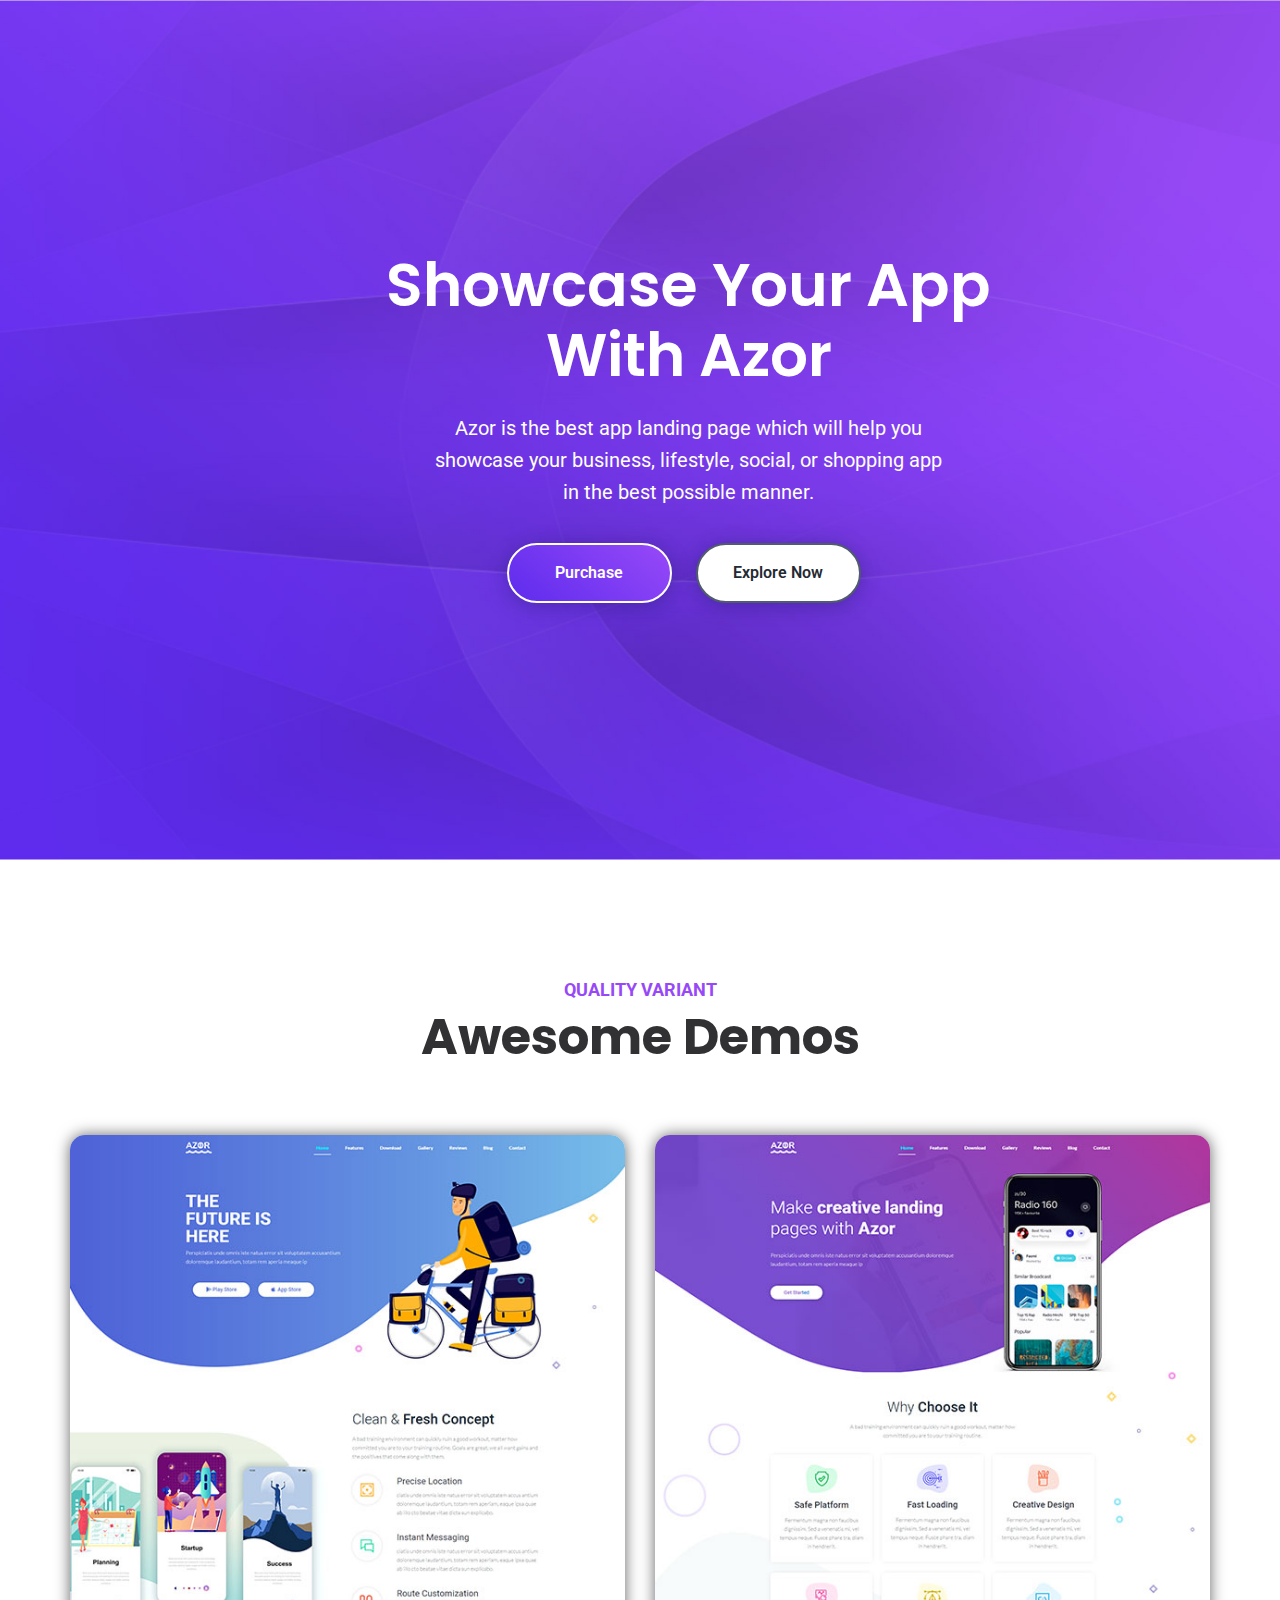
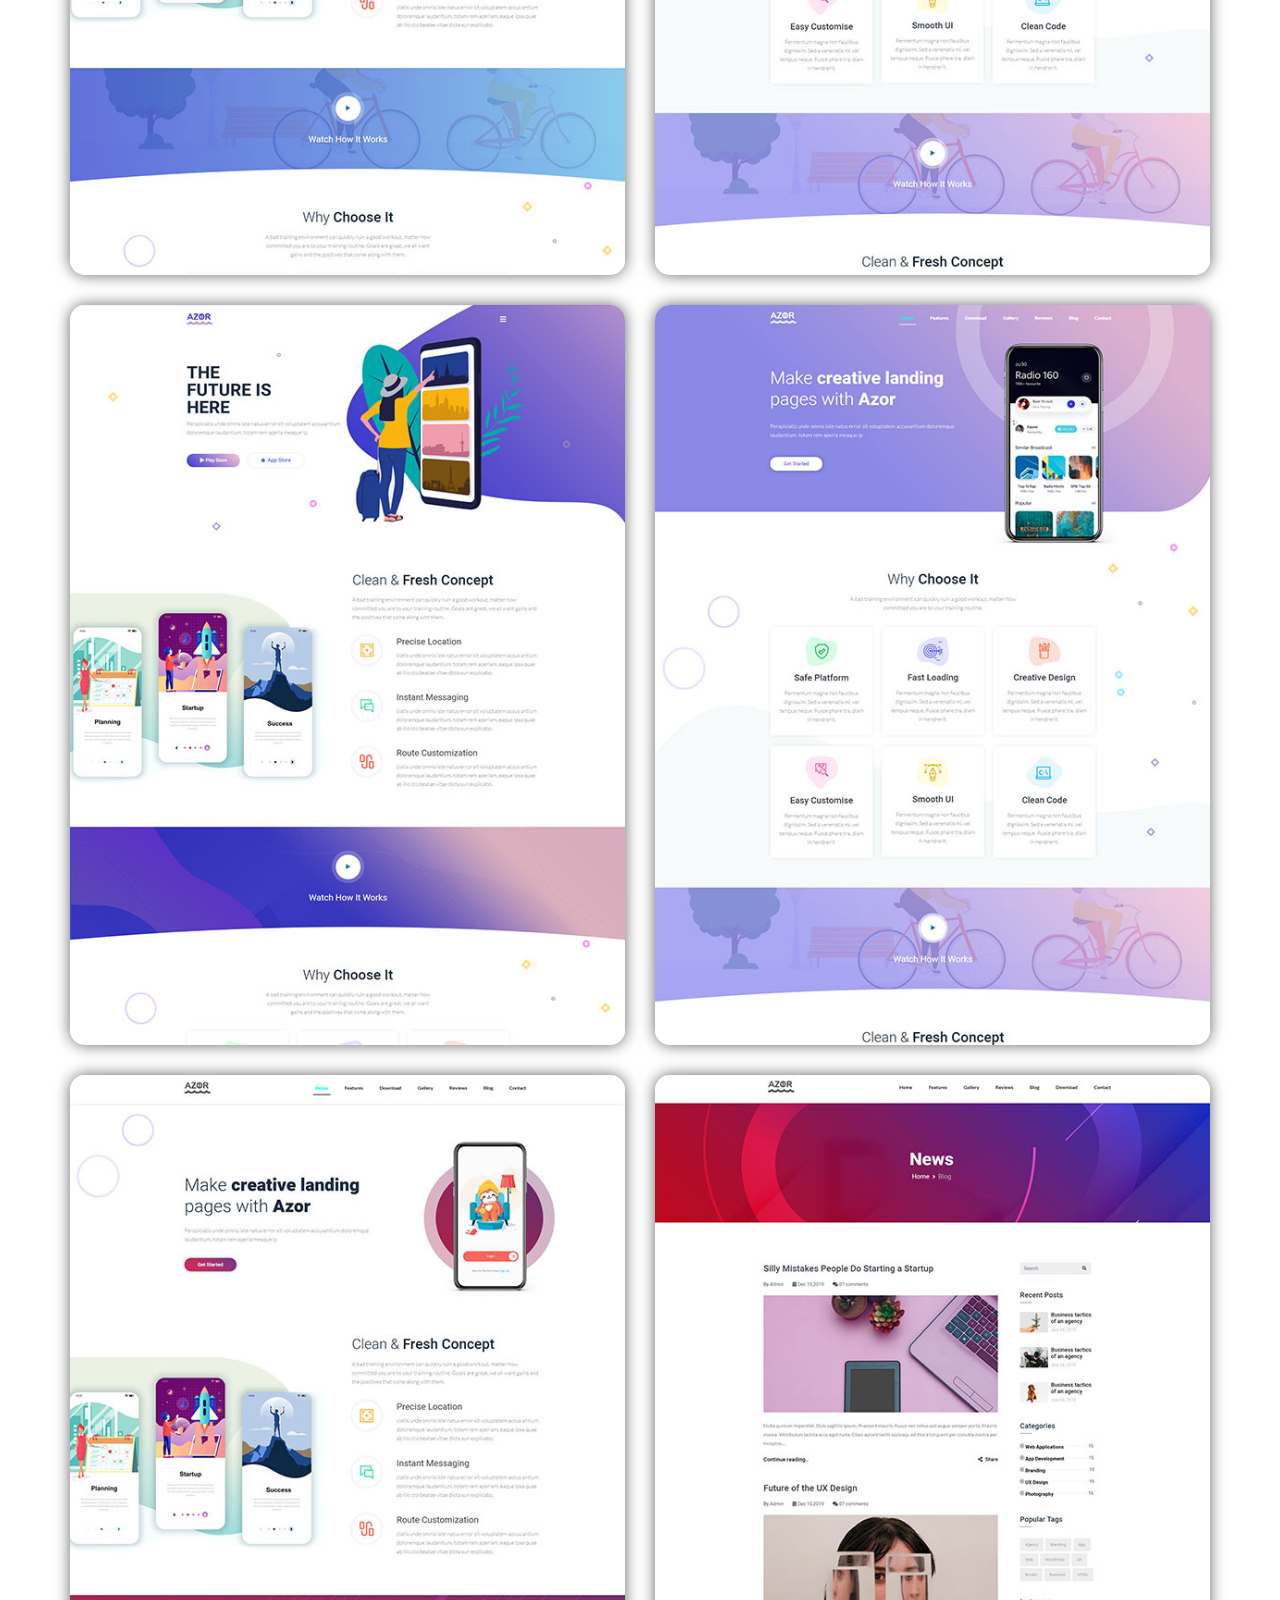
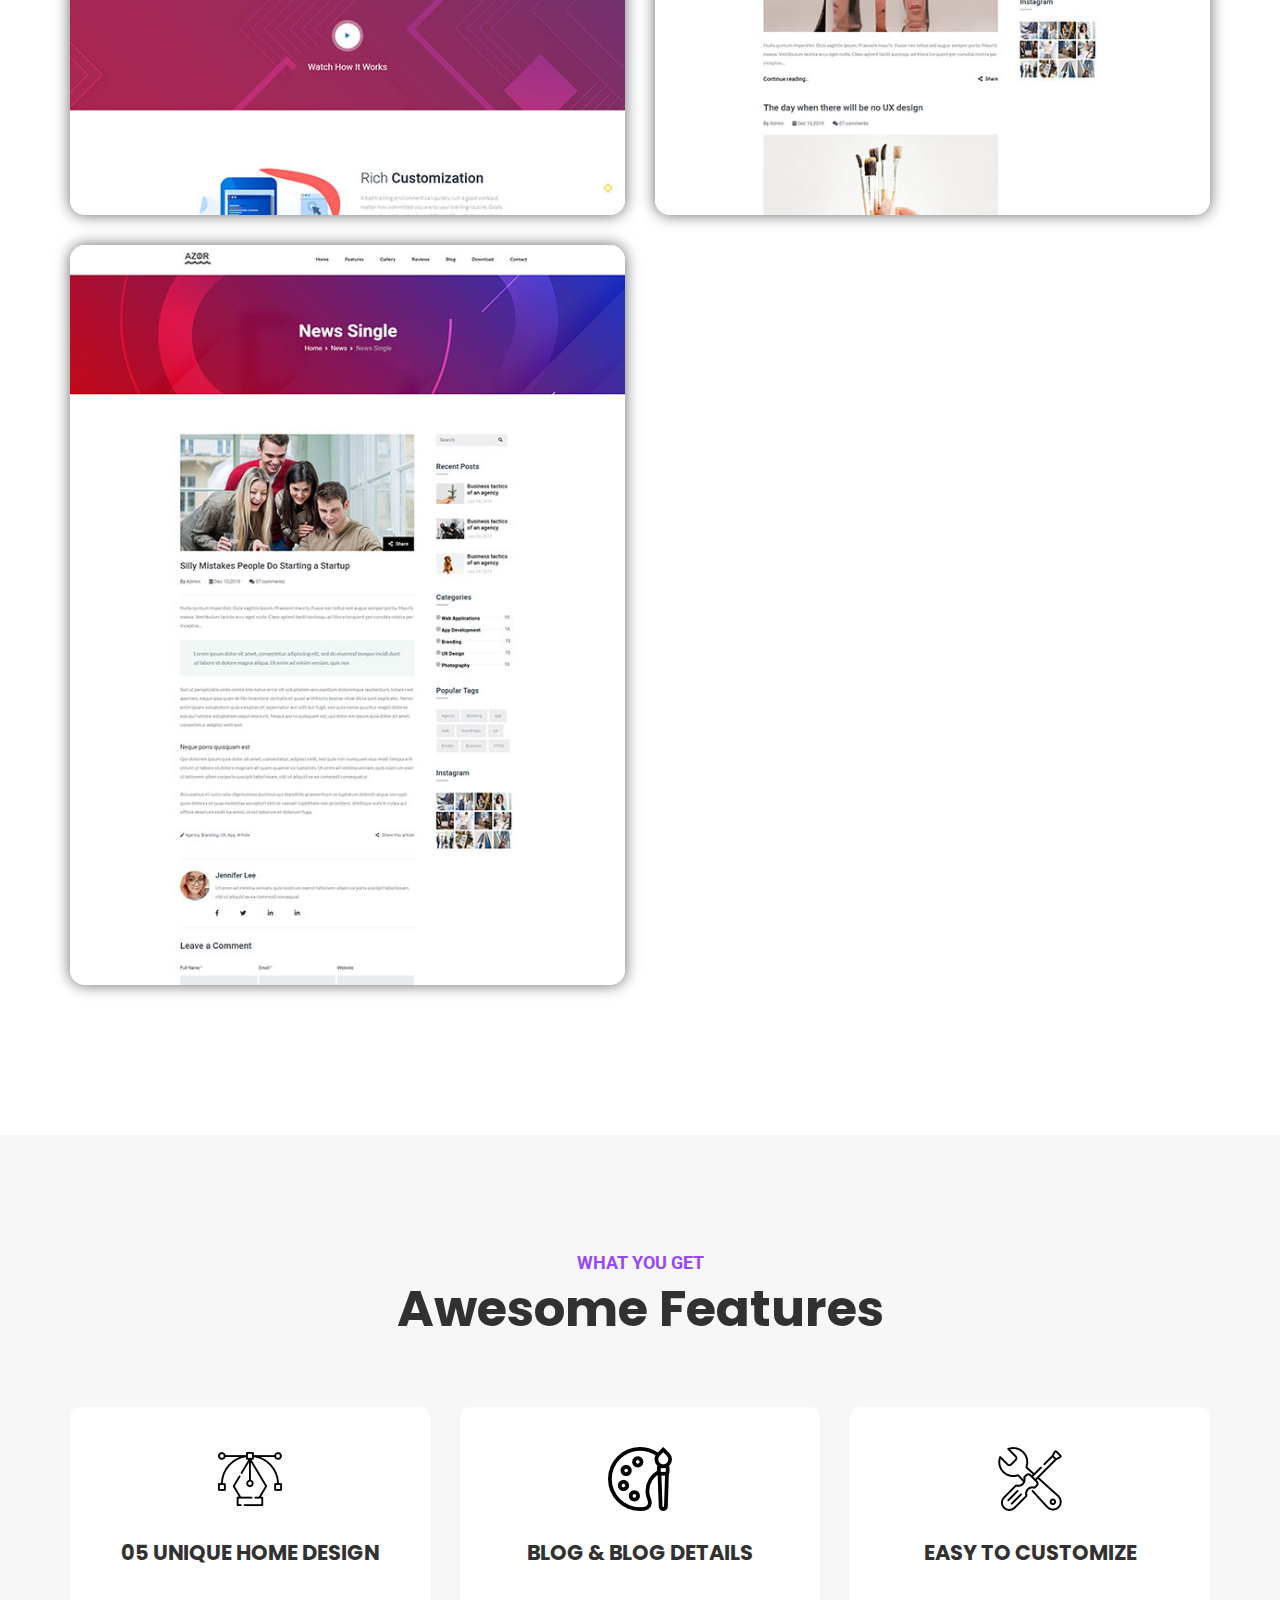
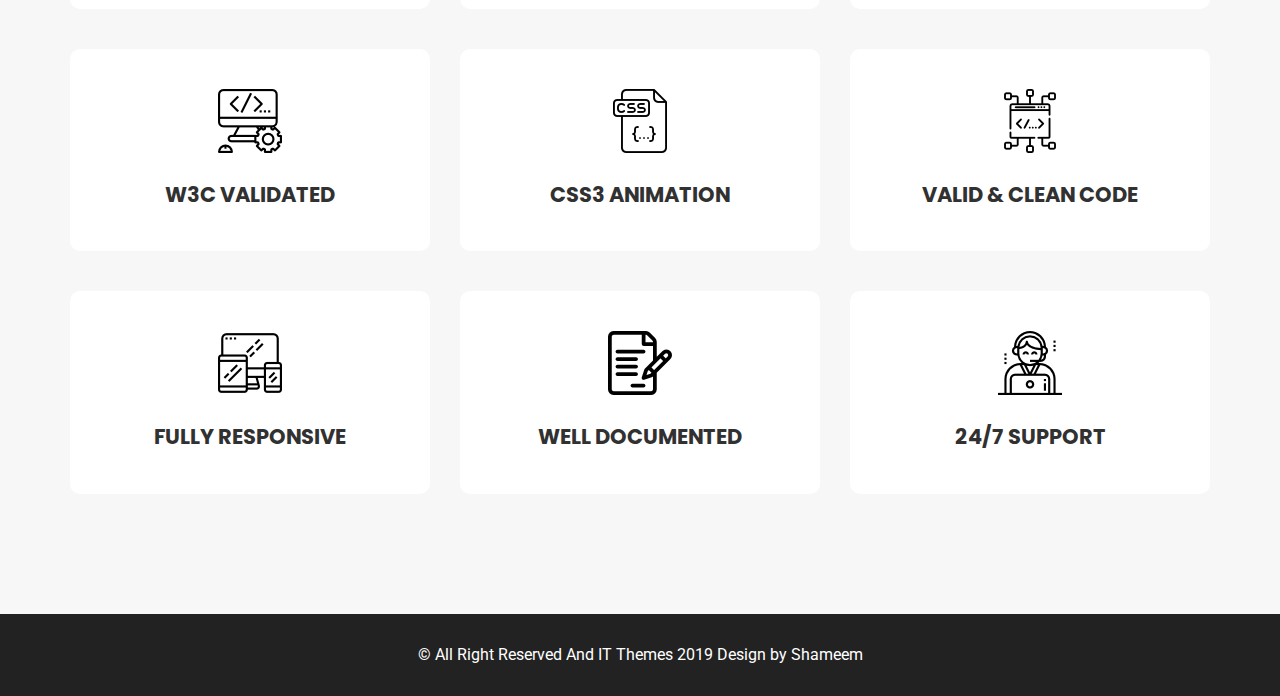
<file: index.html>
<!DOCTYPE html>
<html lang="zxx">
<head>
	<meta charset="utf-8">
	<meta http-equiv="X-UA-Compatible" content="IE=edge">
	<meta name="viewport" content="width=device-width, initial-scale=1">
	<title>Azor | App Landing pages HTML Templates</title>
	<!--Favicon add-->
	<link rel="shortcut icon" type="image/gif" href="favicon.ico">
	<!--bootstrap Css-->
	<link href="assets/css/bootstrap.min.css" rel="stylesheet">
	<!--font-awesome Css-->
	<link href="assets/css/font-awesome.min.css" rel="stylesheet">
	<!--Style Css-->
	<link href="assets/css/style.css" rel="stylesheet">
	<!--responsive Css-->
	<link href="assets/css/responsive.css" rel="stylesheet">

</head>
<body >
    <!-- header area start  -->
    <header class="header-area header-bg-2" id="home">
        <div class="container">
            <div class="row ">
                <div class="col-md-7 col-md-offset-3">
                    <div class="header-inner">
                        <h1 class="title wow fadeInDown">Showcase Your App With Azor</h1>
                        <p>Azor is the best app landing page which will help you showcase your business, lifestyle, social, or shopping app in the best possible manner.</p>
                        <div class="btn-wrapper wow fadeInUp">
                            <a href="#" class="boxed-btn btn-rounded"> Purchase</a>
                            <a href="#explore" class="boxed-btn btn-rounded blank"> Explore Now</a>
                        </div>
                    </div>
                </div>
            </div>
        </div>
    </header>
    <!-- header area end  -->

    <div class="template-showcase" id="explore">
        <div class="container">
            <div class="row">
                <div class="col-lg-12 text-center">
                    <div class="section-title">
                        <span class="subtitle">Quality Variant</span>
                        <h2 class="title">Awesome Demos</h2>
                    </div>
                </div>
                <div class="col-lg-6 col-sm-6">
                    <div class="single-demo-item">
                        <div class="thumb">
                            <img src="assets/img/demo/3.jpg" alt="demo images">
                            <div class="hover">
                                <div class="hover-inner">
                                    <a target="_blank" href="demo/index.html" class="boxed-btn">View Demo</a>
                                    <h2 class="title">Home Dark 01</h2>
                                </div>
                            </div>
                        </div>
                    </div>
                </div>
                <div class="col-lg-6 col-sm-6">
                    <div class="single-demo-item">
                        <div class="thumb">
                            <img src="assets/img/demo/2.jpg" alt="demo images">
                            <div class="hover">
                                <div class="hover-inner">
                                    <a target="_blank" href="demo/index-2.html" class="boxed-btn">View Demo</a>
                                    <h2 class="title">Home Dark 02</h2>
                                </div>
                            </div>
                        </div>
                    </div>
                </div>
                <div class="col-lg-6 col-sm-6">
                    <div class="single-demo-item">
                        <div class="thumb">
                            <img src="assets/img/demo/1.jpg" alt="demo images">
                            <div class="hover">
                                <div class="hover-inner">
                                    <a target="_blank" href="demo/index-3.html" class="boxed-btn">View Demo</a>
                                    <h2 class="title">Home Dark 03</h2>
                                </div>
                            </div>
                        </div>
                    </div>
                </div>
                <div class="col-lg-6 col-sm-6">
                    <div class="single-demo-item">
                        <div class="thumb">
                            <img src="assets/img/demo/4.jpg" alt="demo images">
                            <div class="hover">
                                <div class="hover-inner">
                                    <a target="_blank" href="demo/index-4.html" class="boxed-btn">View Demo</a>
                                    <h2 class="title">Home Dark 04</h2>
                                </div>
                            </div>
                        </div>
                    </div>
                </div>
                 <div class="col-lg-6 col-sm-6">
                    <div class="single-demo-item">
                        <div class="thumb">
                            <img src="assets/img/demo/5.jpg" alt="demo images">
                            <div class="hover">
                                <div class="hover-inner">
                                    <a target="_blank" href="demo/index-5.html" class="boxed-btn">View Demo</a>
                                    <h2 class="title">Home Dark 05</h2>
                                </div>
                            </div>
                        </div>
                    </div>
                </div>
                <div class="col-lg-6 col-sm-6">
                    <div class="single-demo-item  margin-top-30">
                        <div class="thumb">
                            <img src="assets/img/demo/6.jpg" alt="demo images">
                            <div class="hover">
                                <div class="hover-inner">
                                    <a target="_blank" href="demo/blog-classic.html" class="boxed-btn">View Demo</a>
                                    <h2 class="title">Blog</h2>
                                </div>
                            </div>
                        </div>
                    </div>
                </div>
                <div class="col-lg-6 col-sm-6">
                    <div class="single-demo-item dark  margin-top-30">
                        <div class="thumb">
                            <img src="assets/img/demo/7.jpg" alt="demo images">
                            <div class="hover">
                               <div class="hover-inner">
                                    <a target="_blank" href="demo/blog-single.html" class="boxed-btn">View Demo</a>
                                    <h2 class="title">Blog Details</h2>
                               </div>
                            </div>
                        </div>
                    </div>
                </div>
            </div>
        </div>
    </div>
       <div class="feature-area">
        <div class="container">
            <div class="row">
                <div class="col-lg-12 text-center">
                    <div class="section-title">
                        <span class="subtitle">What You Get</span>
                        <h2 class="title">Awesome Features</h2>
                    </div>
                </div>
                <div class="col-md-4 col-sm-6">
                    <div class="single-feature-list">
                        <div class="icon">
                            <img src="assets/img/icons/vector.png" alt="">
                        </div>
                        <div class="content">
                            <h4 class="title">05 Unique Home Design</h4>
                        </div>
                    </div>
                </div>
                <div class="col-md-4 col-sm-6">
                    <div class="single-feature-list">
                        <div class="icon">
                            <img src="assets/img/icons/color-palette.png" alt="">
                        </div>
                        <div class="content">
                            <h4 class="title">Blog &amp; Blog Details</h4>
                        </div>
                    </div>
                </div>
                <div class="col-md-4 col-sm-6">
                    <div class="single-feature-list">
                        <div class="icon">
                            <img src="assets/img/icons/settings.png" alt="">
                        </div>
                        <div class="content">
                            <h4 class="title">Easy To Customize</h4>
                        </div>
                    </div>
                </div>
                <div class="col-md-4 col-sm-6">
                    <div class="single-feature-list">
                        <div class="icon">
                            <img src="assets/img/icons/coding.png" alt="">
                        </div>
                        <div class="content">
                            <h4 class="title">W3c Validated</h4>
                        </div>
                    </div>
                </div>
                <div class="col-md-4 col-sm-6">
                    <div class="single-feature-list">
                        <div class="icon">
                            <img src="assets/img/icons/css-document.png" alt="">
                        </div>
                        <div class="content">
                            <h4 class="title">CSS3 Animation</h4>
                        </div>
                    </div>
                </div>
                <div class="col-md-4 col-sm-6">
                    <div class="single-feature-list">
                        <div class="icon">
                            <img src="assets/img/icons/coding-2.png" alt="">
                        </div>
                        <div class="content">
                            <h4 class="title">Valid &amp; Clean Code</h4>
                        </div>
                    </div>
                </div>
                <div class="col-md-4 col-sm-6">
                    <div class="single-feature-list">
                        <div class="icon">
                            <img src="assets/img/icons/responsive.png" alt="">
                        </div>
                        <div class="content">
                            <h4 class="title">Fully Responsive</h4>
                        </div>
                    </div>
                </div>
                <div class="col-md-4 col-sm-6">
                    <div class="single-feature-list">
                        <div class="icon">
                            <img src="assets/img/icons/contract.png" alt="">
                        </div>
                        <div class="content">
                            <h4 class="title">Well Documented</h4>
                        </div>
                    </div>
                </div>
                <div class="col-md-4 col-sm-6">
                    <div class="single-feature-list">
                        <div class="icon">
                            <img src="assets/img/icons/support.png" alt="">
                        </div>
                        <div class="content">
                            <h4 class="title">24/7 Support</h4>
                        </div>
                    </div>
                </div>
            </div>
        </div>
    </div>

	<footer class="footer-area-start">
		<div class="container">
			<div class="row text-center">
				<div class="col-lg-12">&copy; All Right Reserved And IT Themes 2019 Design by Shameem</div>
			</div>
		</div>
    </footer>
    
    <!--jquery script load-->
    <script src="assets/js/jquery.js"></script>
    <script src="assets/js/bootstrap.min.js"></script>
    <!--Main js file load-->
    <script src="assets/js/main.js"></script>

</body>
</html>
</file>
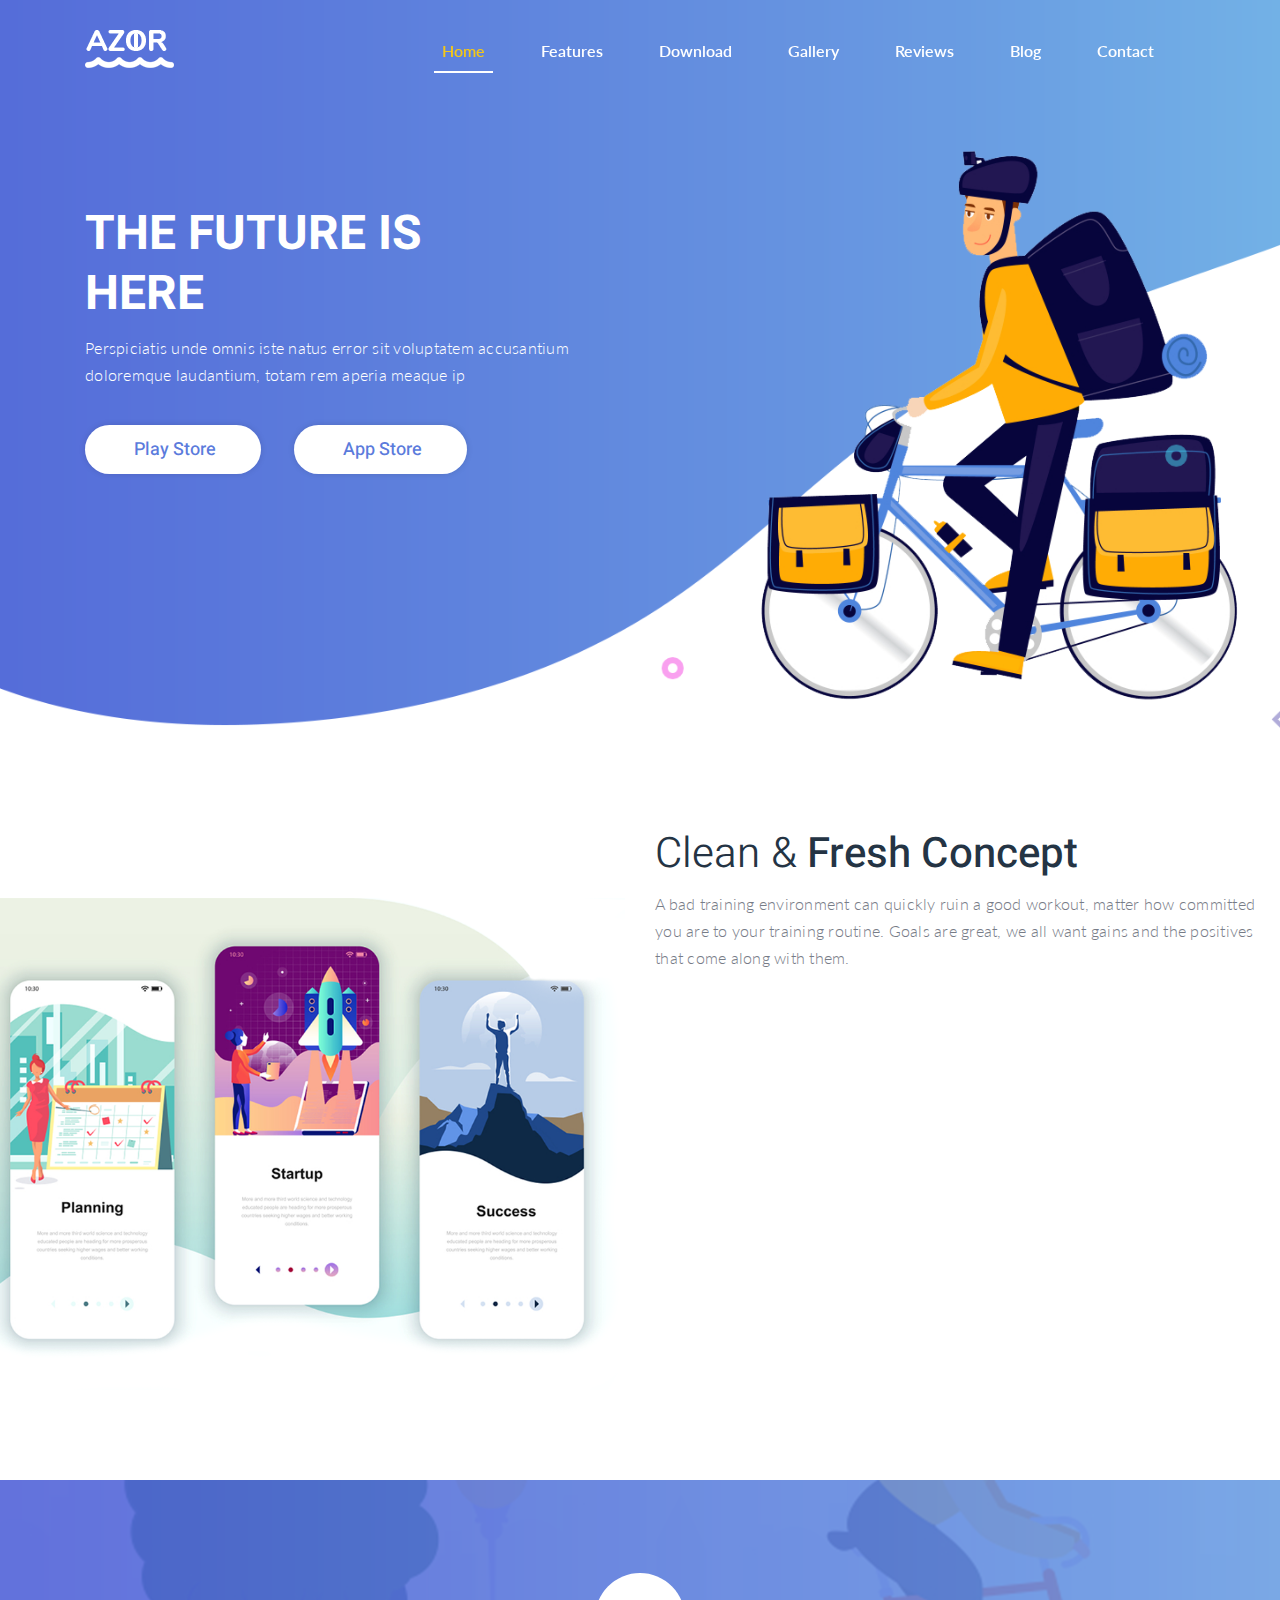
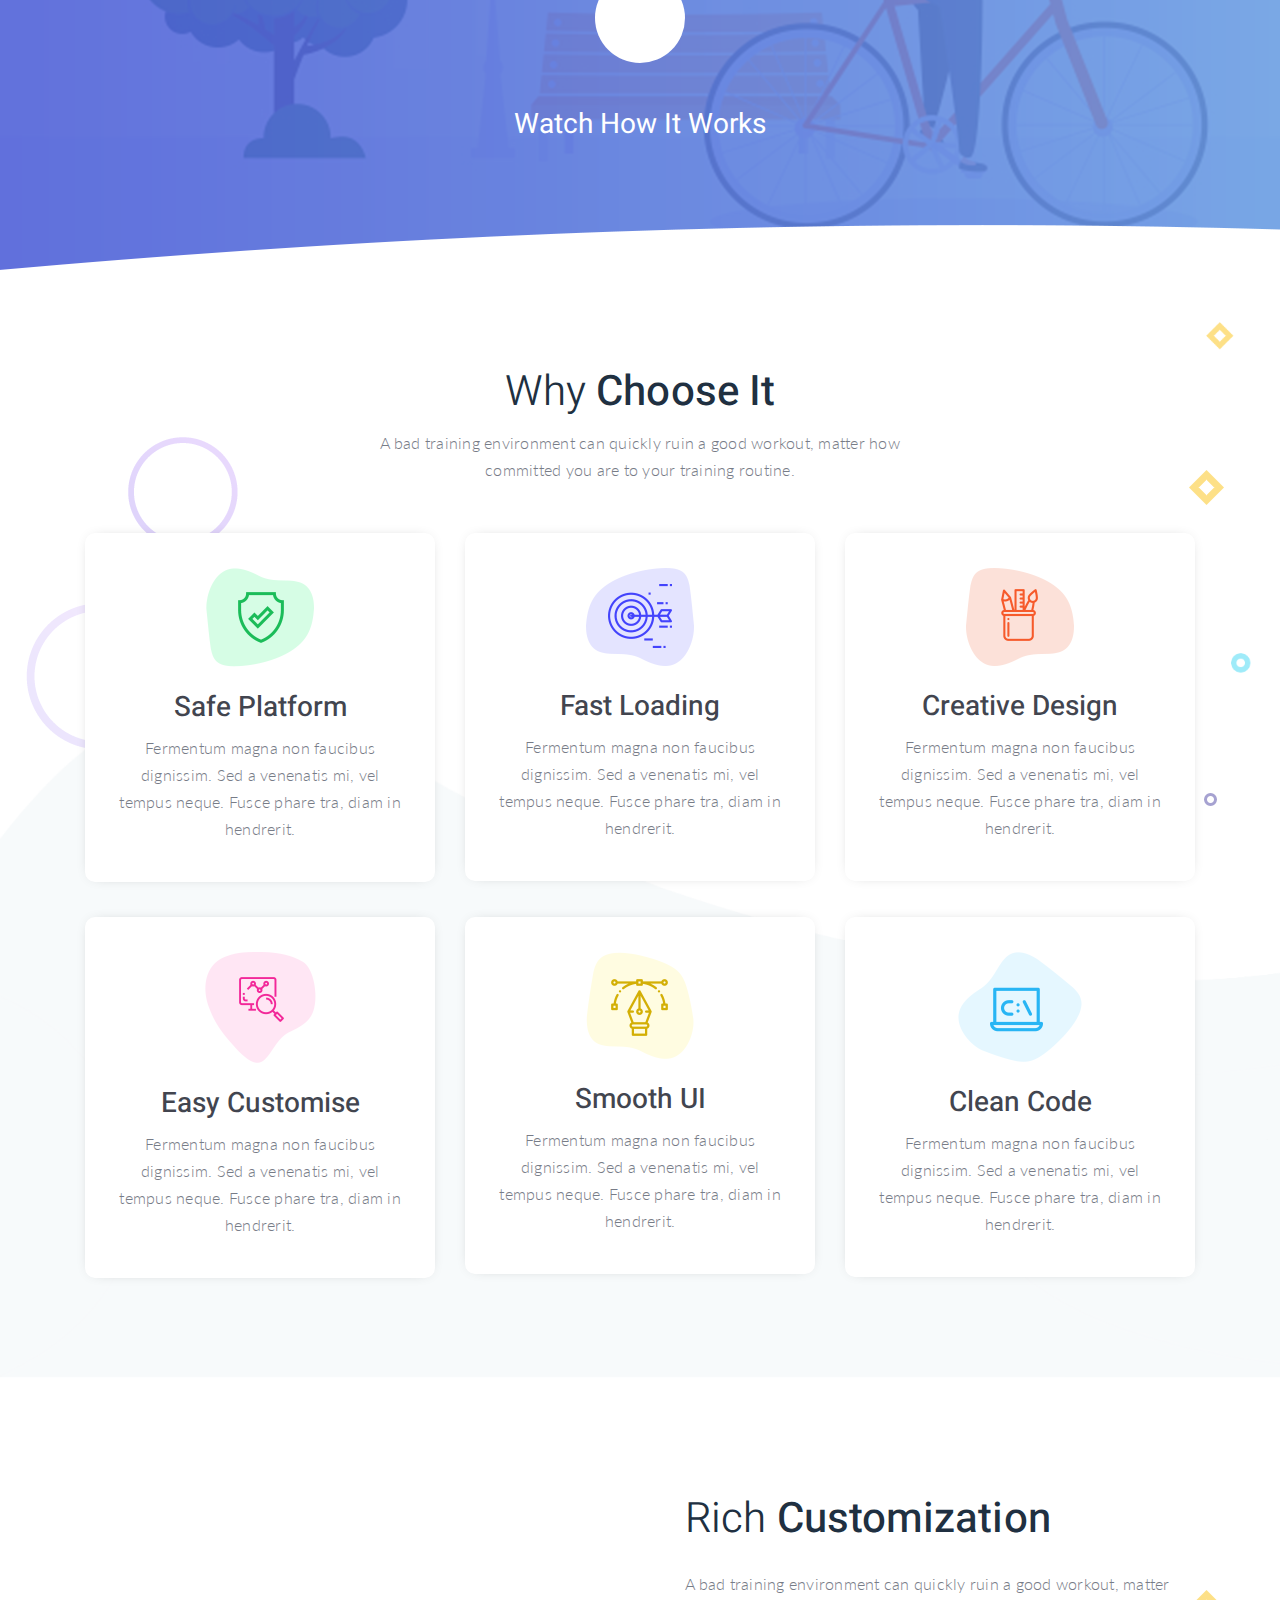
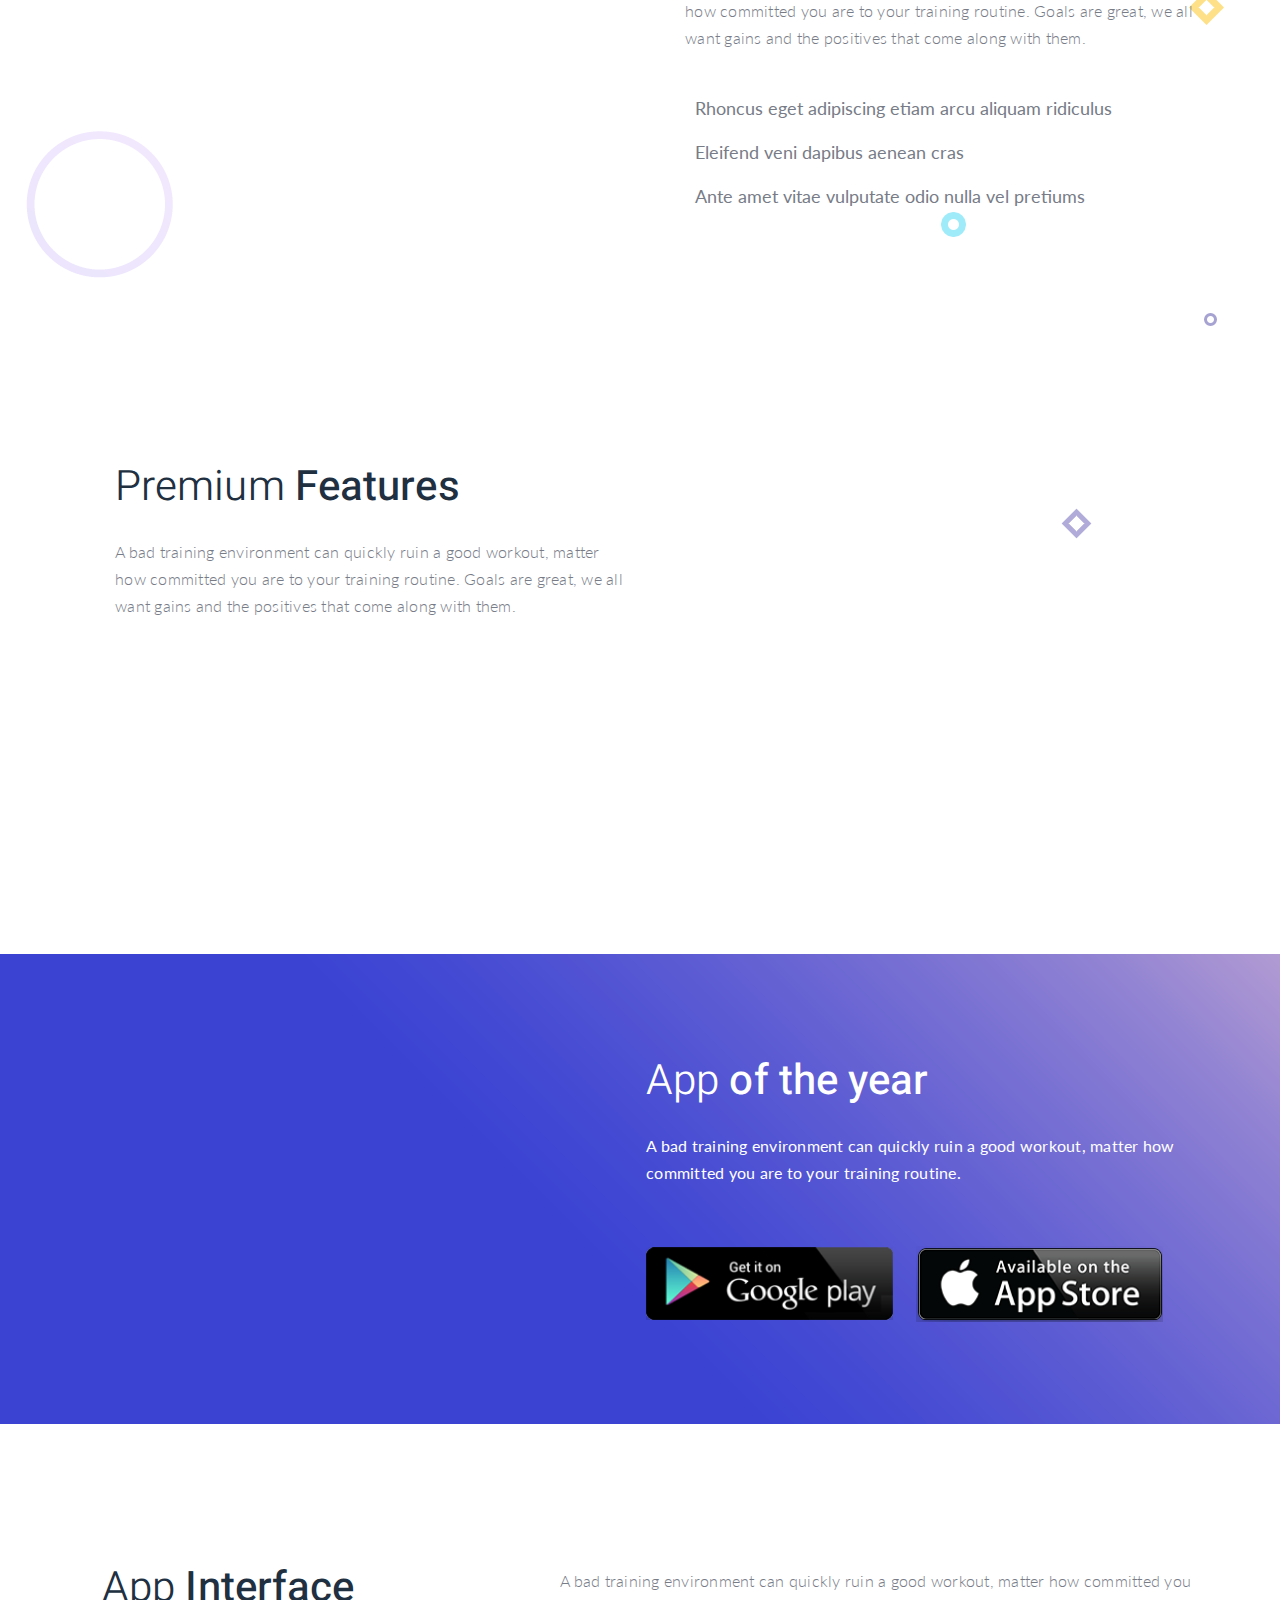
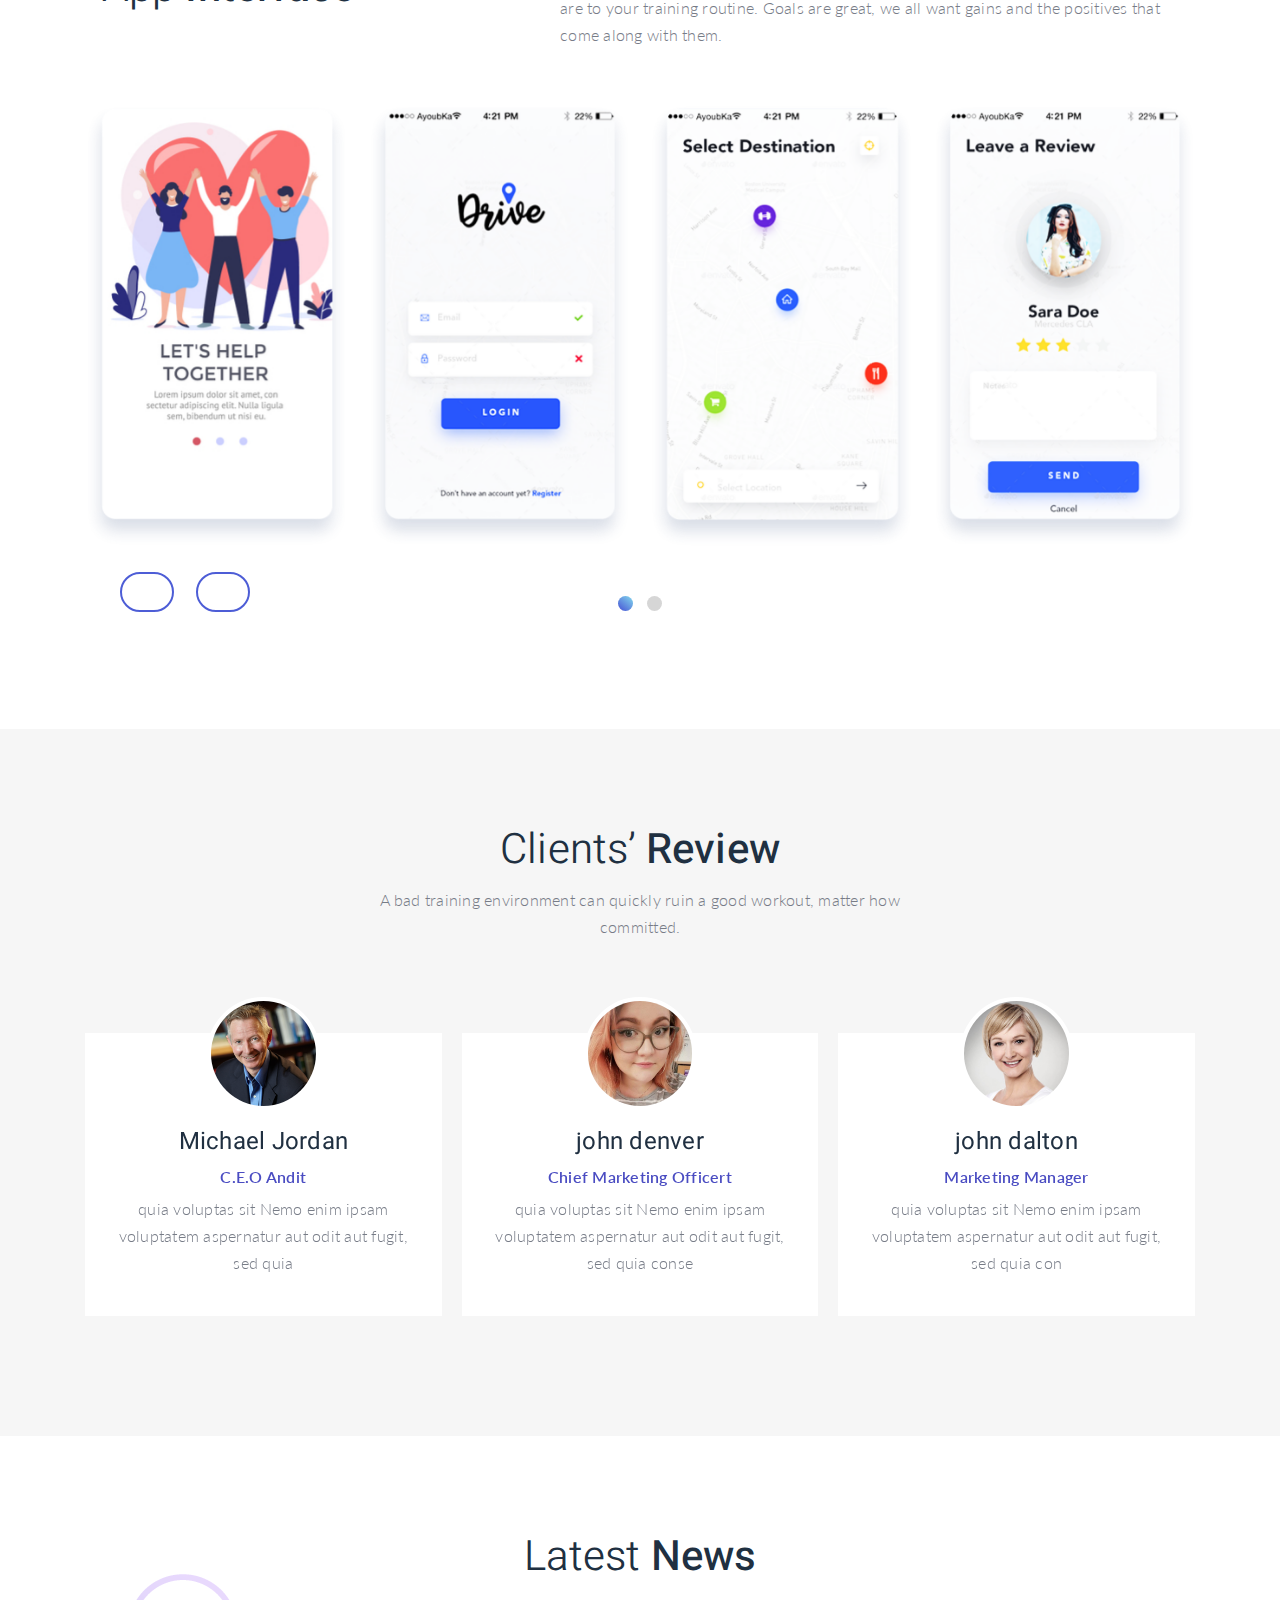
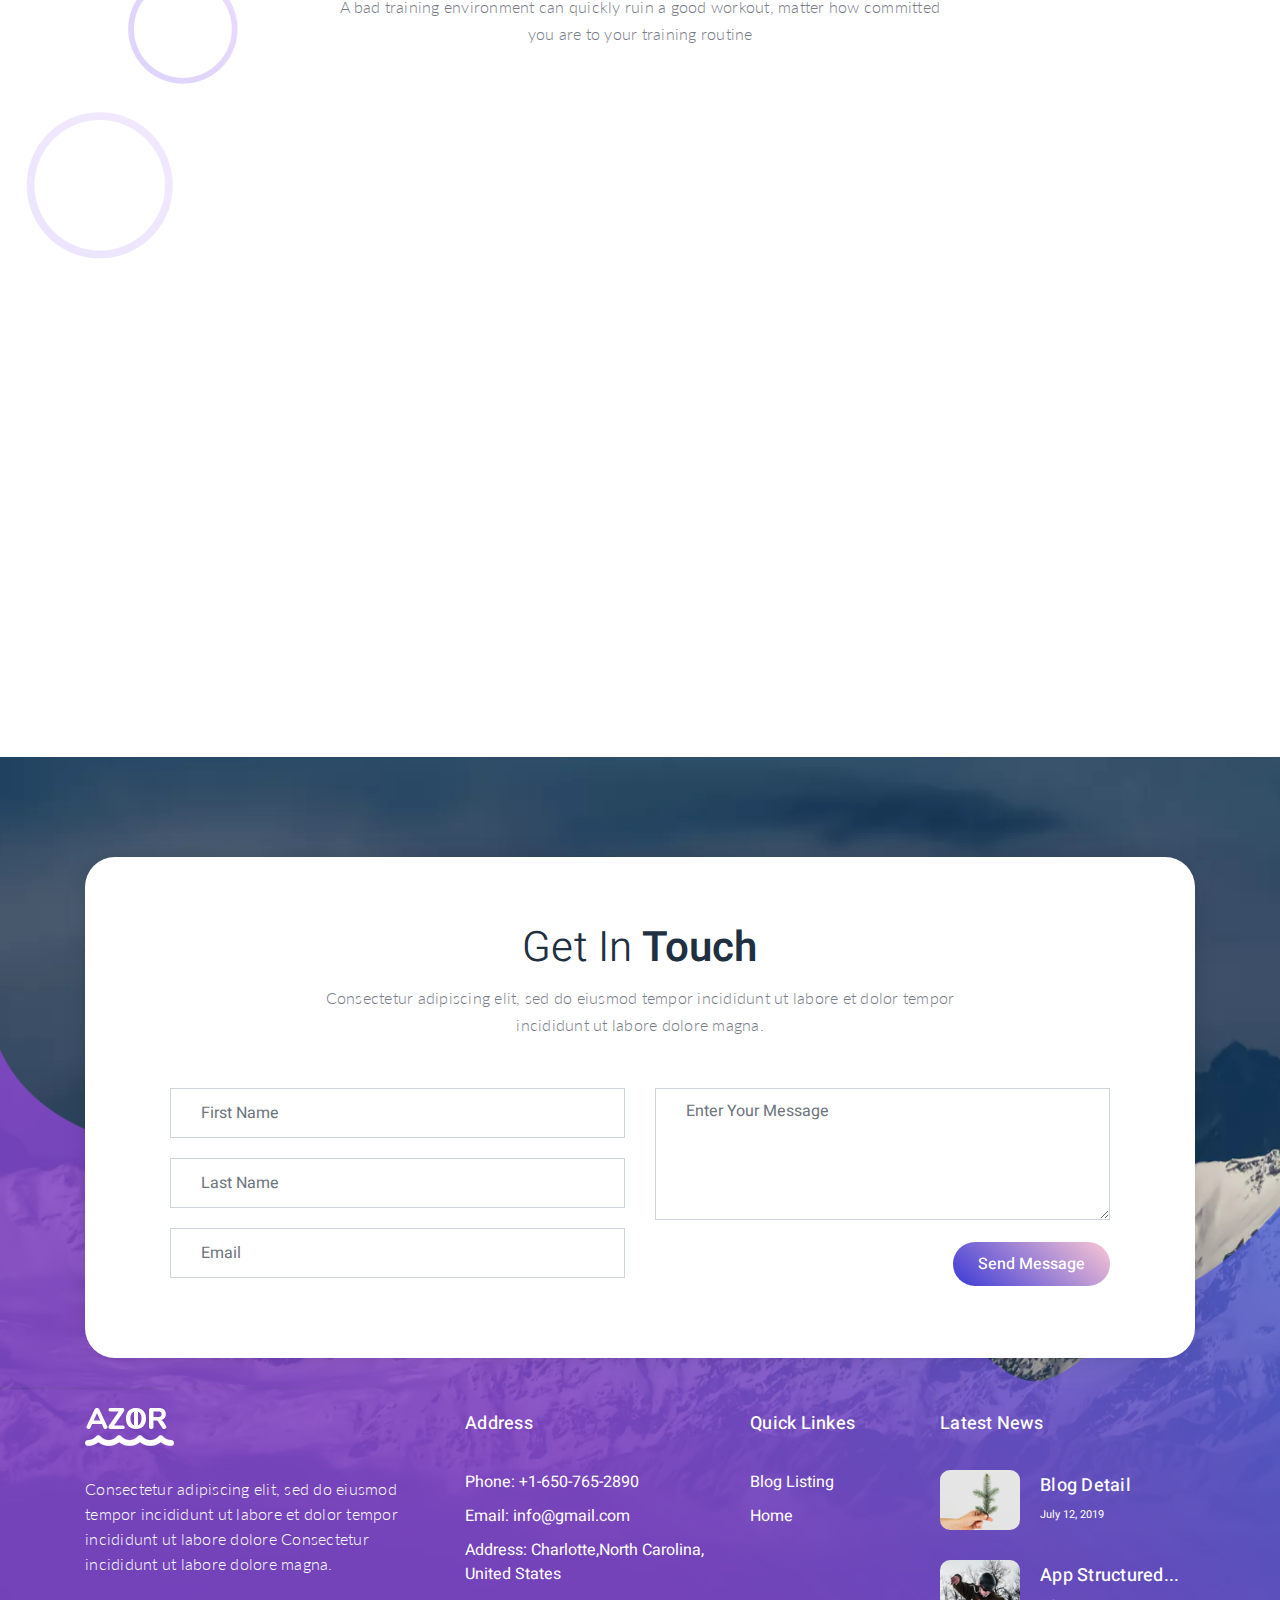
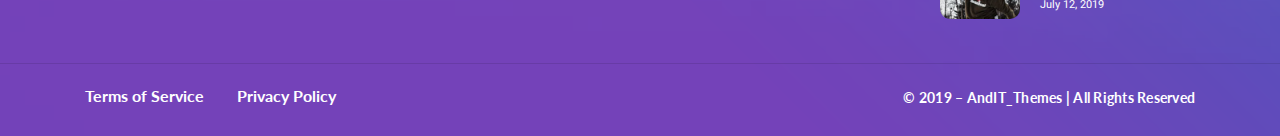
<file: demo/index.html>
<!DOCTYPE html>
<html lang="en">


<head>
	<meta charset="UTF-8">
	<meta http-equiv="X-UA-Compatible" content="IE=edge">
	<meta name="viewport" content="width=device-width, initial-scale=1.0">
	<meta name="description" content="AND_IT - Freelancer 7 Page  HTML5 Template">
	<meta name="keywords" content="app_landeing, sevenpage, clean, mordern">
	<meta name="author" content="AND_IT">
	<!-- Title-->
	<title>Azor | App Landing pages HTML Templates</title>

	<!-- Css link-->

	<!--Favicon add-->
	<link rel="shortcut icon" type="image/gif" href="img/favicon.ico">
	<!-- Bootstrap-->
	<link rel="stylesheet" href="css/bootstrap.min.css">
	<link rel="stylesheet" href="css/bootstrap-grid.min.css">
	<!--Fontawesom -->
	<link rel="stylesheet" href="https://use.fontawesome.com/releases/v5.5.0/css/all.css" integrity="sha384-B4dIYHKNBt8Bc12p+WXckhzcICo0wtJAoU8YZTY5qE0Id1GSseTk6S+L3BlXeVIU" crossorigin="anonymous" />
	<!--Font Famely-->
	<!--Lato-->
	<link href="https://fonts.googleapis.com/css?family=Lato:300,400,700,900&display=swap" rel="stylesheet">
	<!-- Heebo-->
	<link href="https://fonts.googleapis.com/css?family=Heebo:100,300,400,500,700,800,900&display=swap" rel="stylesheet">
	<!-- owl-carousel -->
	<link rel="stylesheet" href="css/owl.carousel.min.css">
	<link rel="stylesheet" href="css/owl.theme.default.min.css">
	<!---magnific-popup -->
	<link rel="stylesheet" href="css/magnific-popup.css">
	<!-- Animate-->
	<link rel="stylesheet" href="css/animate.css">
	<!-- Custom css-->
	<link rel="stylesheet" href="css/style.css">
	<!-- Responsive css-->
	<link rel="stylesheet" href="css/responsive.css">

</head>

<body data-spy="scroll" data-target=".navbar" data-offset="65">
	<!--	preloder-->
	<div id="preloader">
		<div id="status"></div>
	</div>
	<!--end preloder-->
	<!-- Top navber-->

	<!-- Header area start-->
	<header id="top-header">
		<nav class="navbar navbar-expand-lg fixed-top">
			<div class="container">
				<a class="navbar-brand smooth-scroll" href="#banner-4"><img src="img/logo-2.png" alt="logo" class="animated pulse infinite"></a>
				<button class="navbar-toggler" type="button" data-toggle="collapse" data-target="#navbarSupportedContent" aria-controls="navbarSupportedContent" aria-expanded="false" aria-label="Toggle navigation">
					<span class="navbar-toggler-icon">
						<img src="img/logo/2.png" alt="">
					</span>
				</button>

				<div class="collapse navbar-collapse" id="navbarSupportedContent">
					<ul class="navbar-nav mr-auto">
						<li class="dropdown nav-item">
							<a class="dropbtn nav-link smooth-scroll" href="#banner-4">Home</a>
							<div class="dropdown-content">
								<a href="index.html">Home v1</a>
								<a href="index-2.html">Home v2</a>
								<a href="index-3.html">Home v3</a>
								<a href="index-4.html">Home v4</a>
								<a href="index-5.html">Home v5</a>
							</div>
						</li>

						<li class="nav-item">
							<a class="nav-link smooth-scroll" href="#choose-it-1">Features</a>
						</li>

						<li class="nav-item">
							<a class="nav-link smooth-scroll" href="#download">Download</a>
						</li>

						<li class="nav-item">
							<a class="nav-link smooth-scroll" href="#app-screen-1">Gallery</a>
						</li>
						<li class="nav-item">
							<a class="nav-link smooth-scroll" href="#testimonial-1">Reviews</a>
						</li>
						<li class="dropdown nav-item">
							<a class="dropbtn nav-link smooth-scroll" href="#Blog-1">Blog</a>
							<div class="dropdown-content">
								<a href="blog-single.html">Blog-Single</a>
								<a href="blog-classic.html">Blog-Classic</a>
							</div>
						</li>
						<li class="nav-item">
							<a class="nav-link smooth-scroll" href="#contact-1">Contact</a>
						</li>
					</ul>
					<!--navbar-->
				</div>
				<!--collapse-->
			</div>
		</nav>
		<!--nav-->
	</header>
	<!-- Header area end-->

	<!--Banner area start-->
	<section id="banner-4">
		<div class="banner-cover">
			<div class="container">
				<div class="row">
					<div class="col-lg-6 col-md-12 col-sm-12 col-12">
						<div class="banner-text-for">
							<h1>The Future IS Here</h1>
							<p>Perspiciatis unde omnis iste natus error sit voluptatem accusantium doloremque laudantium, totam rem aperia meaque ip</p>
							<div class="banner-btn-1">
								<a href="#" class=" btn-with"><i class="fab fa-google-play play-icon"></i>Play Store</a>
								<a href="#" class="btn-with mar-left"><i class="fab fa-apple play-icon"></i> App Store</a>
							</div>
						</div>
					</div>
				</div>
			</div>
		</div>
	</section>
	<!--Banner area end-->

	<!--Clean area start-->
	<section id="clean-1">
		<div class="container-fluid">
			<div class="row">
				<div class="col-lg-6 col-md-12 col-sm-12 col-12">
					<div class="clean-img">
						<img src="img/clean.png" alt="img">
					</div>
				</div>
				<div class="col-lg-6 col-md-12 col-sm-12 col-12">
					<div class="clean-wrapper">
						<div class="heading-1">
							<h2>Clean & <span>Fresh Concept</span></h2>
							<p>A bad training environment can quickly ruin a good workout, matter how committed you are to your training routine. Goals are great, we all want gains and the positives that come along with them.</p>
						</div>
						<div class="row clean-text wow fadeInRight" data-wow-duration="1s">
							<div class="col-lg-2 col-md-2 col-sm-12 col-12">
								<div class="clean-icon">
									<img src="img/icon-clean/1.png" alt="icon">
								</div>
							</div>
							<div class="col-lg-10 col-md-10 col-sm-12 col-12">
								<div class="clean-text-para">
									<h3>Precise Location</h3>
									<p>ciatis unde omnis iste natus error sit voluptatem accus antium doloremque laudantium, totam rem aperiam, eaque ipsa quae ab illo cto beatae vitae dicta sun explicabo.</p>
								</div>
							</div>
						</div>
						<div class="row clean-text wow fadeInRight" data-wow-duration="1.5s">
							<div class="col-lg-2 col-md-2 col-sm-12 col-12">
								<div class="clean-icon">
									<img src="img/icon-clean/2.png" alt="icon">
								</div>
							</div>
							<div class="col-lg-10 col-md-10 col-sm-12 col-12">
								<div class="clean-text-para">
									<h3>Instant Messaging</h3>
									<p>ciatis unde omnis iste natus error sit voluptatem accus antium doloremque laudantium, totam rem aperiam, eaque ipsa quae ab illo cto beatae vitae dicta sun explicabo.</p>
								</div>
							</div>
						</div>
						<div class="row clean-text wow fadeInRight" data-wow-duration="2s">
							<div class="col-lg-2 col-md-2 col-sm-12 col-12">
								<div class="clean-icon">
									<img src="img/icon-clean/3.png" alt="icon">
								</div>
							</div>
							<div class="col-lg-10 col-md-10 col-sm-12 col-12">
								<div class="clean-text-para">
									<h3>Route Customization</h3>
									<p>ciatis unde omnis iste natus error sit voluptatem accus antium doloremque laudantium, totam rem aperiam, eaque ipsa quae ab illo cto beatae vitae dicta sun explicabo.</p>
								</div>
							</div>
						</div>
					</div>

				</div>
			</div>
		</div>
	</section>
	<!--Clean area end-->


	<!--veido section start-->
	<section class="custom-veido-4">
		<div class="vedio-cover">
			<div class="container">
				<div class="row">
					<div class="col-lg-12">
						<div class="img-with-video">
							<div class="img-wrap">
								<div class="hover video-pop">
									<a href="https://www.youtube.com/embed/Kb8CW3axqRE" class="video-play-btn  video-link"><i class="fas fa-play"></i></a>
								</div>
							</div>
						</div>
						<div class="video-text-1">
							<h3>Watch How It Works</h3>
						</div>
					</div>
				</div>
			</div>
		</div>
	</section>
	<!--veido section end-->


	<!--  Why choose it area start-->
	<section id="choose-it-1">
		<div class="shape-1">
			<img src="img/09.png" alt="img">
		</div>
		<div class="shape-2">
			<img src="img/08.png" alt="img">
		</div>
		<div class="shape-3">
			<img src="img/dot.png" alt="img">
		</div>
		<div class="choose-content-box">
			<div class="container">
				<div class="row">
					<div class="col-lg-12">
						<div class="heading-choose text-center">
							<h2>Why <span>Choose It</span></h2>
							<p>A bad training environment can quickly ruin a good workout, matter how committed you are to your training routine.</p>
						</div>
					</div>
				</div>
			</div>
			<div class="container">
				<div class="row">
					<div class="col-lg-4 col-md-6 col-sm-12 col-12">
						<div class="choose-wrapper">
							<div class="wrappwer-icon text-center">
								<img src="img/why/1.png" alt="icon">
							</div>
							<div class="choose-para text-center">
								<h3>Safe Platform</h3>
								<p>Fermentum magna non faucibus dignissim. Sed a venenatis mi, vel tempus neque. Fusce phare tra, diam in hendrerit.</p>
							</div>
						</div>
					</div>
					<div class="col-lg-4 col-md-6 col-sm-12 col-12">
						<div class="choose-wrapper">
							<div class="wrappwer-icon text-center">
								<img src="img/why/2.png" alt="icon">
							</div>
							<div class="choose-para text-center">
								<h3>Fast Loading</h3>
								<p>Fermentum magna non faucibus dignissim. Sed a venenatis mi, vel tempus neque. Fusce phare tra, diam in hendrerit.</p>
							</div>
						</div>
					</div>
					<div class="col-lg-4 col-md-6 col-sm-12 col-12">
						<div class="choose-wrapper">
							<div class="wrappwer-icon text-center">
								<img src="img/why/3.png" alt="icon">
							</div>
							<div class="choose-para text-center">
								<h3>Creative Design</h3>
								<p>Fermentum magna non faucibus dignissim. Sed a venenatis mi, vel tempus neque. Fusce phare tra, diam in hendrerit.</p>
							</div>
						</div>
					</div>
					<div class="col-lg-4 col-md-6 col-sm-12 col-12">
						<div class="choose-wrapper choose-mar-to">
							<div class="wrappwer-icon text-center">
								<img src="img/why/4.png" alt="icon">
							</div>
							<div class="choose-para text-center">
								<h3>Easy Customise</h3>
								<p>Fermentum magna non faucibus dignissim. Sed a venenatis mi, vel tempus neque. Fusce phare tra, diam in hendrerit.</p>
							</div>
						</div>
					</div>
					<div class="col-lg-4 col-md-6 col-sm-12 col-12">
						<div class="choose-wrapper choose-mar-to">
							<div class="wrappwer-icon text-center">
								<img src="img/why/5.png" alt="icon">
							</div>
							<div class="choose-para text-center">
								<h3>Smooth UI</h3>
								<p>Fermentum magna non faucibus dignissim. Sed a venenatis mi, vel tempus neque. Fusce phare tra, diam in hendrerit.</p>
							</div>
						</div>
					</div>
					<div class="col-lg-4 col-md-6 col-sm-12 col-12">
						<div class="choose-wrapper choose-mar-to">
							<div class="wrappwer-icon text-center">
								<img src="img/why/6.png" alt="icon">
							</div>
							<div class="choose-para text-center">
								<h3>Clean Code</h3>
								<p>Fermentum magna non faucibus dignissim. Sed a venenatis mi, vel tempus neque. Fusce phare tra, diam in hendrerit.</p>
							</div>
						</div>
					</div>
				</div>
			</div>
		</div>
	</section>
	<!--  Why choose it area end-->

	<!-- Rice customers area start-->
	<section id="customer">
		<div class="shape-2">
			<img src="img/08.png" alt="">
		</div>
		<div class="shape-3">
			<img src="img/dot.png" alt="">
		</div>
		<div class="container">
			<div class="row">
				<div class="col-lg-6 col-md-6 colsm-12 col-12">
					<div class="customers-img wow zoomIn" data-wow-duration="2s">
						<img src="img/resize.png" alt="img">
					</div>
				</div>
				<div class="col-lg-6 col-md-6 colsm-12 col-12">
					<div class="customer-details">
						<div class="customer-1">
							<h2>Rich <span>Customization</span></h2>
							<p>A bad training environment can quickly ruin a good workout, matter how committed you are to your training routine. Goals are great, we all want gains and the positives that come along with them.</p>
						</div>
						<div class="rice-item">
							<ul>
								<li><i class="fas fa-check-circle"></i>Rhoncus eget adipiscing etiam arcu aliquam ridiculus</li>
								<li><i class="fas fa-check-circle"></i>Eleifend veni dapibus aenean cras</li>
								<li><i class="fas fa-check-circle"></i>Ante amet vitae vulputate odio nulla vel pretiums</li>
							</ul>
						</div>
					</div>
				</div>
			</div>
			<div class="row rice-top">
				<div class="col-lg-6 col-md-6 col-sm-12 col-12">
					<div class="customer-details-2 d-fead">
						<div class="customer-1">
							<h2>Premium <span>Features</span></h2>
							<p>A bad training environment can quickly ruin a good workout, matter how committed you are to your training routine. Goals are great, we all want gains and the positives that come along with them.</p>
						</div>
					</div>
				</div>
				<div class="col-lg-6 col-md-6 col-sm-12 col-12">
					<div class="customers-img wow zoomIn" data-wow-duration="2s">
						<img src="img/resize2.png" alt="img">
					</div>
				</div>
				<div class="col-lg-6 col-md-6 col-sm-12 col-12">
					<div class="customer-details-2 d-nono">
						<div class="customer-1">
							<h2>Premium <span>Features</span></h2>
							<p>A bad training environment can quickly ruin a good workout, matter how committed you are to your training routine. Goals are great, we all want gains and the positives that come along with them.</p>
						</div>
					</div>
				</div>
			</div>
		</div>
	</section>
	<!-- Rice customers area end-->

	<!-- Downloads area start-->
	<section id="download">
		<div class="container">
			<div class="row">
				<div class="col-lg-5 col-md-6 col-sm-6 col-12">
					<div class="dow-img wow fadeIn" data-wow-duration="3s">
						<img src="img/mob.png" alt="img">
					</div>
				</div>
				<div class="col-lg-7 col-md-6 col-sm-6 col-12">
					<div class="app-for-downl">
						<h2>App <span>of the year</span></h2>
						<p>A bad training environment can quickly ruin a good workout, matter how committed you are to your training routine.</p>
						<a href="#"><img src="img/do.png" alt="img"></a>
						<a href="#"><img src="img/ap.png" alt="img"></a>
					</div>
				</div>
			</div>
		</div>
	</section>
	<!-- Downloads area end-->

	<!-- app screen short strat-->
	<section id="app-screen-1">
		<div class="container">
			<div class="row">
				<div class="col-lg-5 col-md-12 col-sm-12 col-12">
					<div class="app-screen-heading">
						<h2>App <span>Interface</span></h2>
					</div>
				</div>
				<div class="col-lg-7 col-md-12 col-sm-12 col-12">
					<div class="app-screen-para">
						<p>A bad training environment can quickly ruin a good workout, matter how committed you are to your training routine. Goals are great, we all want gains and the positives that come along with them.</p>
					</div>
				</div>
			</div>
			<div class="row mt-lg-3">
				<div class="col-lg-12">
					<div class="app-slide-wprapper  owl-carousel owl-theme">
						<img src="img/mobile-img/1.png" alt="img">
						<img src="img/mobile-img/2.png" alt="img">
						<img src="img/mobile-img/3.png" alt="img">
						<img src="img/mobile-img/4.png" alt="img">
						<img src="img/mobile-img/1.png" alt="img">
						<img src="img/mobile-img/2.png" alt="img">
						<img src="img/mobile-img/3.png" alt="img">
						<img src="img/mobile-img/4.png" alt="img">
					</div>
				</div>
			</div>
		</div>
	</section>
	<!-- app screen short end-->

	<!-- testimonial  area start-->
	<section id="testimonial-1">
		<div class="container">
			<div class="row">
				<div class="col-lg-12  col-md-12 col-sm-12 col-12">
					<div class="testmoinal-heading text-center">
						<h2>Clients’ <span>Review</span></h2>
						<p>A bad training environment can quickly ruin a good workout, matter how committed.</p>
					</div>
				</div>
			</div>
			<div class="test-slider owl-carousel owl-theme">
				<div class="tes-1-cli">
					<div class="img-tes ">
						<img src="img/testmonial/1.png" alt="">
					</div>
					<div class="test-det text-center">
						<h4>Michael Jordan</h4>
						<p class="test-p-p">C.E.O Andit</p>
						<p>quia voluptas sit Nemo enim ipsam voluptatem aspernatur aut odit aut fugit, sed quia</p>
					</div>
				</div>
				<div class="tes-1-cli">
					<div class="img-tes">
						<img src="img/testmonial/2.jpg" alt="">
					</div>
					<div class="test-det text-center">
						<h4>john denver</h4>
						<p class="test-p-p">Chief Marketing Officert</p>

						<p>quia voluptas sit Nemo enim ipsam voluptatem aspernatur aut odit aut fugit, sed quia conse</p>
					</div>
				</div>
				<div class="tes-1-cli">
					<div class="img-tes">
						<img src="img/testmonial/4.jpg" alt="">
					</div>
					<div class="test-det text-center">
						<h4>john dalton</h4>
						<p class="test-p-p">Marketing Manager</p>


						<p>quia voluptas sit Nemo enim ipsam voluptatem aspernatur aut odit aut fugit, sed quia con</p>
					</div>
				</div>
			</div>
		</div>
	</section>
	<!-- testimonial  area end-->

	<!-- Blog area start-->
	<section id="Blog-1">
		<div class="shape-1">
			<img src="img/09.png" alt="">
		</div>
		<div class="shape-2">
			<img src="img/08.png" alt="">
		</div>
		<div class="container">
			<div class="row">
				<div class="col-lg-12 col-md-12 col-sm-12 col-12">
					<div class="blog-1-heading text-center">
						<h2>Latest <span>News</span></h2>
						<p>A bad training environment can quickly ruin a good workout, matter how committed you are to your training routine</p>
					</div>
				</div>
			</div>
			<div class="row">
				<div class="col-lg-4 col-md-6 col-sm-12 col-12">
					<div class="blog-wrapper bl-az-top wow fadeIn" data-wow-duration="1s">
						<div class="blog-img-1">
							<a href="blog-classic.html"><img src="img/blog/1.png" alt="img"></a>
						</div>
						<div class="blog-para">
							<h4><a href="blog-classic.html">White Send of The Desert Discovery</a></h4>
							<ul class="blog-comment d-flex">
								<li><span><i class="fas fa-user"></i>By:<a href="#">Admin</a></span></li>
								<li><i class="far fa-clock"></i>sep 03, 2019</li>
								<li><span><a href="#"><i class="fas fa-comments"></i>5</a></span></li>
							</ul>
							<hr>
							<p>The standard chunk of Lorem Ipsum used since the 1500s is reproduced below for those interested</p>
						</div>
						<div class="blog-read d-flex justify-content-between">
							<div class="read-icon">
								<a href="#"><span>Read More</span>
									<i class="fas fa-angle-double-right"></i></a>
							</div>
						</div>
					</div>
				</div>
				<div class="col-lg-4 col-md-6 col-sm-12 col-12">
					<div class="blog-wrapper bl-az-top wow fadeIn" data-wow-duration="2s">
						<div class="blog-img-1">
							<a href="blog-classic.html"><img src="img/blog/2.png" alt="img"></a>
						</div>
						<div class="blog-para">
							<h4><a href="blog-classic.html">Here's What Instagram Ads Will Look Like</a></h4>
							<ul class="blog-comment d-flex">
								<li><i class="fas fa-user"></i>By:<a href="#">Admin</a></li>
								<li><i class="far fa-clock"></i>sep 03, 2019</li>
								<li><span><a href="#"><i class="fas fa-comments"></i>8</a></span></li>
							</ul>
							<hr>
							<p>Richard McClintock, a Latin professor at Hampden-Sydney College in Virginia, looked up one of </p>
						</div>
						<div class="blog-read d-flex justify-content-between">
							<div class="read-icon">
								<a href="#"><span>Read More</span>
									<i class="fas fa-angle-double-right"></i></a>
							</div>
						</div>
					</div>
				</div>
				<div class="col-lg-4 col-md-6 col-sm-12 col-12">
					<div class="blog-wrapper bl-az-top wow fadeIn" data-wow-duration="3s">
						<div class="blog-img-1">
							<a href="blog-classic.html"><img src="img/blog/3.png" alt="img"></a>
						</div>
						<div class="blog-para">
							<h4><a href="blog-classic.html">Best Surfing Spots for Beginners And Advanced</a></h4>
							<ul class="blog-comment d-flex">
								<li><i class="fas fa-user"></i>By:<a href="#">Admin</a></li>
								<li><i class="far fa-clock"></i>sep 02, 2019</li>
								<li><span><a href="#"><i class="fas fa-comments"></i>3</a></span></li>
							</ul>
							<hr>
							<p>Contrary to popular belief, Lorem Ipsum is not simply random text. It has roots in a piece .</p>
						</div>
						<div class="blog-read d-flex justify-content-between">
							<div class="read-icon">
								<a href="#"><span>Read More</span>
									<i class="fas fa-angle-double-right"></i></a>
							</div>
						</div>
					</div>
				</div>
				<div class="col-lg-4 col-md-6 col-sm-12 col-12">
					<div class="blog-wrapper bl-az-top not-show wow fadeIn delay-2s">
						<div class="blog-img-1">
							<a href="blog-classic.html"><img src="img/blog/2.png" alt="img"></a>
						</div>
						<div class="blog-para">
							<h4><a href="blog-classic.html">Best Surfing Spots for Beginners And Advanced</a></h4>
							<ul class="blog-comment d-flex">
								<li><i class="fas fa-user"></i>By:<a href="#">Admin</a></li>
								<li><i class="far fa-clock"></i>sep 01, 2019</li>
								<li><span><a href="#"><i class="fas fa-comments"></i>12</a></span></li>
							</ul>
							<hr>
							<p>Ed quia non numquam eius modi tempora incidunt ut labore et dolore magn. Am aliquam quaerat voluptatem..</p>
						</div>
						<div class="blog-read d-flex justify-content-between">
							<div class="read-icon">
								<a href="#"><span>Read More</span>
									<i class="fas fa-angle-double-right"></i></a>
							</div>
						</div>
					</div>
				</div>
			</div>
		</div>
	</section>
	<!-- Blog area send-->


	<!-- contact area start-->
	<section id="contact-1">
		<div class="container">
			<div class="contact-wrapper">
				<div class="row">
					<div class="col-lg-12 col-md-12 col-sm-12 col-12">
						<div class="contact-heading text-center">
							<h2>Get In <span>Touch</span></h2>
							<p>Consectetur adipiscing elit, sed do eiusmod tempor incididunt ut labore et dolor tempor incididunt ut labore dolore magna.</p>
						</div>
					</div>
				</div>
				<div class="row">
					<div class="col-lg-6 col-md-6 col-sm-12 col-12">
						<div class="contact-form-1">
							<form id="contact-us-form">
								<div class="row">
									<div class="col-lg-12 col-md-12 col-sm-12 col-12">
										<div class="form-group">
											<input type="text" class="form-control" id="name" required placeholder="First Name">
										</div>
									</div>
									<div class="col-lg-12 col-md-12 col-sm-12 col-12">
										<!--form-group end-->
										<div class="form-group">
											<input type="text" class="form-control" id="l-name" required placeholder="Last Name">
										</div>
										<!--form-group end-->
									</div>
									<div class="col-lg-12 col-md-12 col-sm-12 col-12">
										<!--form-group end-->
										<div class="form-group">
											<input type="text" class="form-control" id="email" required placeholder="Email">
										</div>
										<!--form-group end-->
									</div>

									<div class="sending-gif" style="display: none">
										<img src="img/loading.gif" alt="send-gif">
									</div>
								</div>
							</form>
							<div class="success-msg alert alert-success" style="display: none;">
								<strong>Success!</strong> Email Send Succesfully.
							</div>
						</div>
					</div>
					<div class="col-lg-6 col-md-6 col-sm-12 col-12">
					<div class="contact-form-1">
							<div class="form-group message-area">
								<textarea rows="5" class="form-control" id="message" required placeholder="Enter Your Message"></textarea>
							</div>
						<div class="submit-btn">
							<a href="#" class="btn-play-stro contactsuccess">Send Message</a>
						</div>
					</div>
					</div>
				</div>
			</div>
			<div class="row">
				<div class="col-lg-4 col-md-6 col-sm-6 col-12">
					<div class="firs-info-con ma-to-fo">
						<div class="log0-fot">
							<img src="img/logo-2.png" alt="img">
						</div>
						<div class="des-fo">
							<p>Consectetur adipiscing elit, sed do eiusmod tempor incididunt ut labore et dolor tempor incididunt ut labore dolore Consectetur incididunt ut labore dolore magna.</p>
						</div>
						<div class="font-icon">
							<a href="#"><i class="fab fa-facebook-f"></i></a>
							<a href="#"><i class="fab fa-twitter"></i></a>
							<a href="#"><i class="fab fa-linkedin-in"></i></a>
							<a href="#"><i class="fab fa-instagram"></i></a>
						</div>
					</div>
				</div>
				<div class="col-lg-3 col-md-6 col-sm-6 col-12">
					<div class="add-ress-info ma-to-fo">
						<h4>Address</h4>
						<ul>
							<li>Phone: <a href="#">+1-650-765-2890</a></li>
							<li>Email: <a href="#">info@gmail.com</a></li>
							<li>Address: <a href="#">Charlotte,North Carolina, United States</a></li>
						</ul>
					</div>
				</div>
				<div class="col-lg-2 col-md-6 col-sm-6 col-12">
					<div class="add-ress-info ma-to-fo">
						<h4>Quick Linkes</h4>
						<ul>
							<li><a href="#">Blog Listing</a></li>
							<li> <a href="#">Home</a></li>
						</ul>
					</div>
				</div>
				<div class="col-lg-3 col-md-6 col-sm-6 col-12">
					<div class="blog-list-fot ma-to-fo">
						<h4>Latest News</h4>
						<div class="blo-ite-fo d-flex">
							<div class="bl-img-fo">
								<a href="blog-single.html"><img src="img/blog-1.png" alt="img"></a>
							</div>
							<div class="blog-fo-de">
								<h4><a href="blog-single.html">Blog Detail</a></h4>
								<span>July 12, 2019</span>
							</div>
						</div>
						<div class="blo-ite-fo d-flex">
							<div class="bl-img-fo">
								<a href="blog-single.html"><img src="img/blog-2.png" alt="img"></a>
							</div>
							<div class="blog-fo-de">
								<h4><a href="blog-single.html">App Structured...</a></h4>
								<span>July 12, 2019</span>
							</div>
						</div>
					</div>
				</div>
			</div>
		</div>
		<hr>
		<div class="container">
			<div class="row">
				<div class="col-lg-6 col-md-6 col-sm-6 col-12">
						<div class="footer-menu">
							<ul class="d-flex">
								<li class="li-right">
									<a href="#">Terms of Service  </a>
								</li>
								<li>
									<a href="#"> Privacy Policy </a>
								</li>
							</ul>
						</div>
					</div>
					<div class="col-lg-6 col-md-6 col-sm-6 col-12">
					<div class="copy-right">
						<p>© 2019 – AndIT_Themes | All Rights Reserved</p>
					</div>
				</div>
			</div>
		</div>
	</section>
	<!-- contact area end-->

	<!-- BAck to top start-->
	<div class="back-to-top">
		<a href="#banner-4" id="back-to-top-btn" class="back-btn-1 smooth-scroll" role="button">
			<i class="fas fa-angle-double-up"></i>
		</a>
	</div>

	<!-- BAck to top end-->

	<!-- Jquery-->
	<script src="js/jquery-3.3.1.min.js"></script>

	<!-- Bootstrap js-->
	<script src="js/bootstrap.min.js"></script>

	<!-- Owl-carousel-->
	<script src="js/owl.carousel.min.js"></script>

	<!-- Side nav-->
	<script src="js/sidebar-jquery.js"></script>

	<!-- easing-->
	<script src="js/jquery.easing.1.3.min.js"></script>

	<!-- Wow-->
	<script src="js/wow.min.js"></script>

	<!-- Modernizr-->
	<script src="js/modernizr.js"></script>

	<!-- testmoinal-->
	<script src="js/testmoinal.js"></script>

	<!-- contact-->
	<script src="js/contact.js"></script>

	<!-- Custom js-->
	<script src="js/main.js"></script>

</body>

</html>
</file>
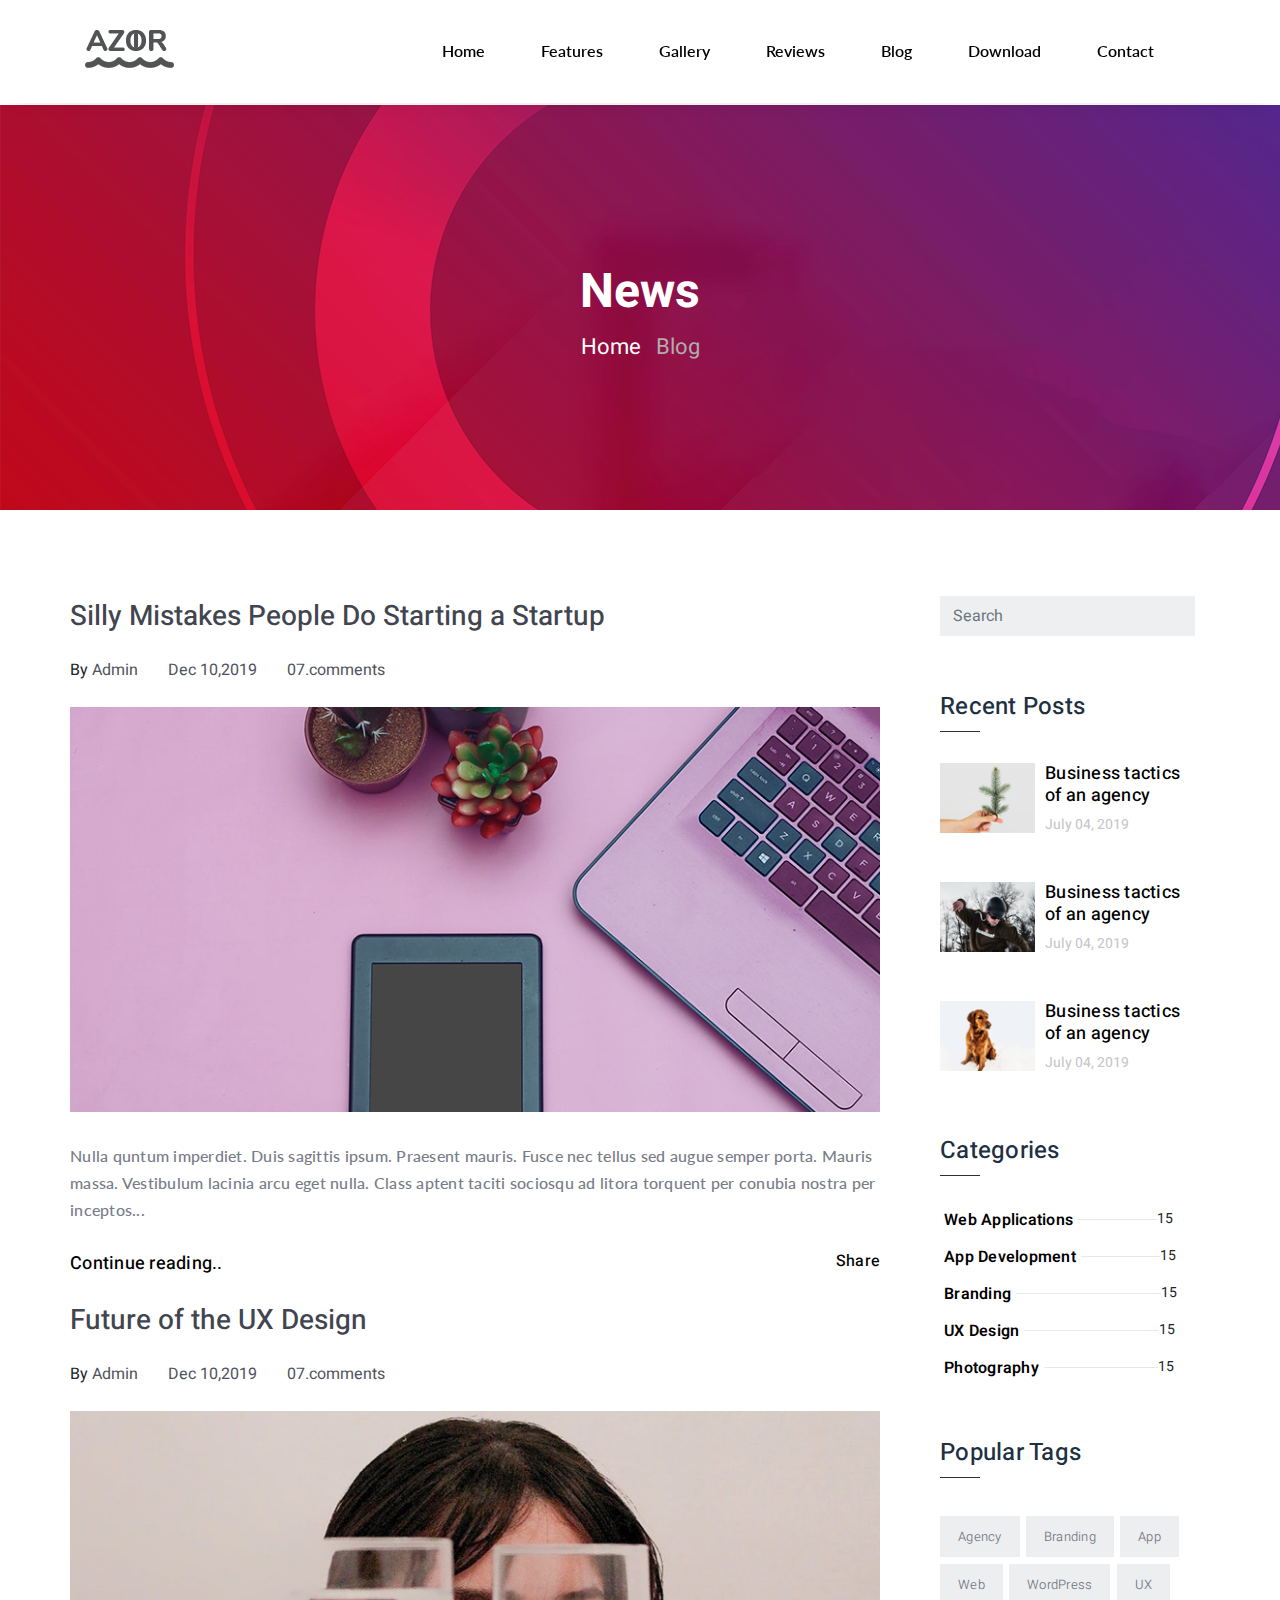
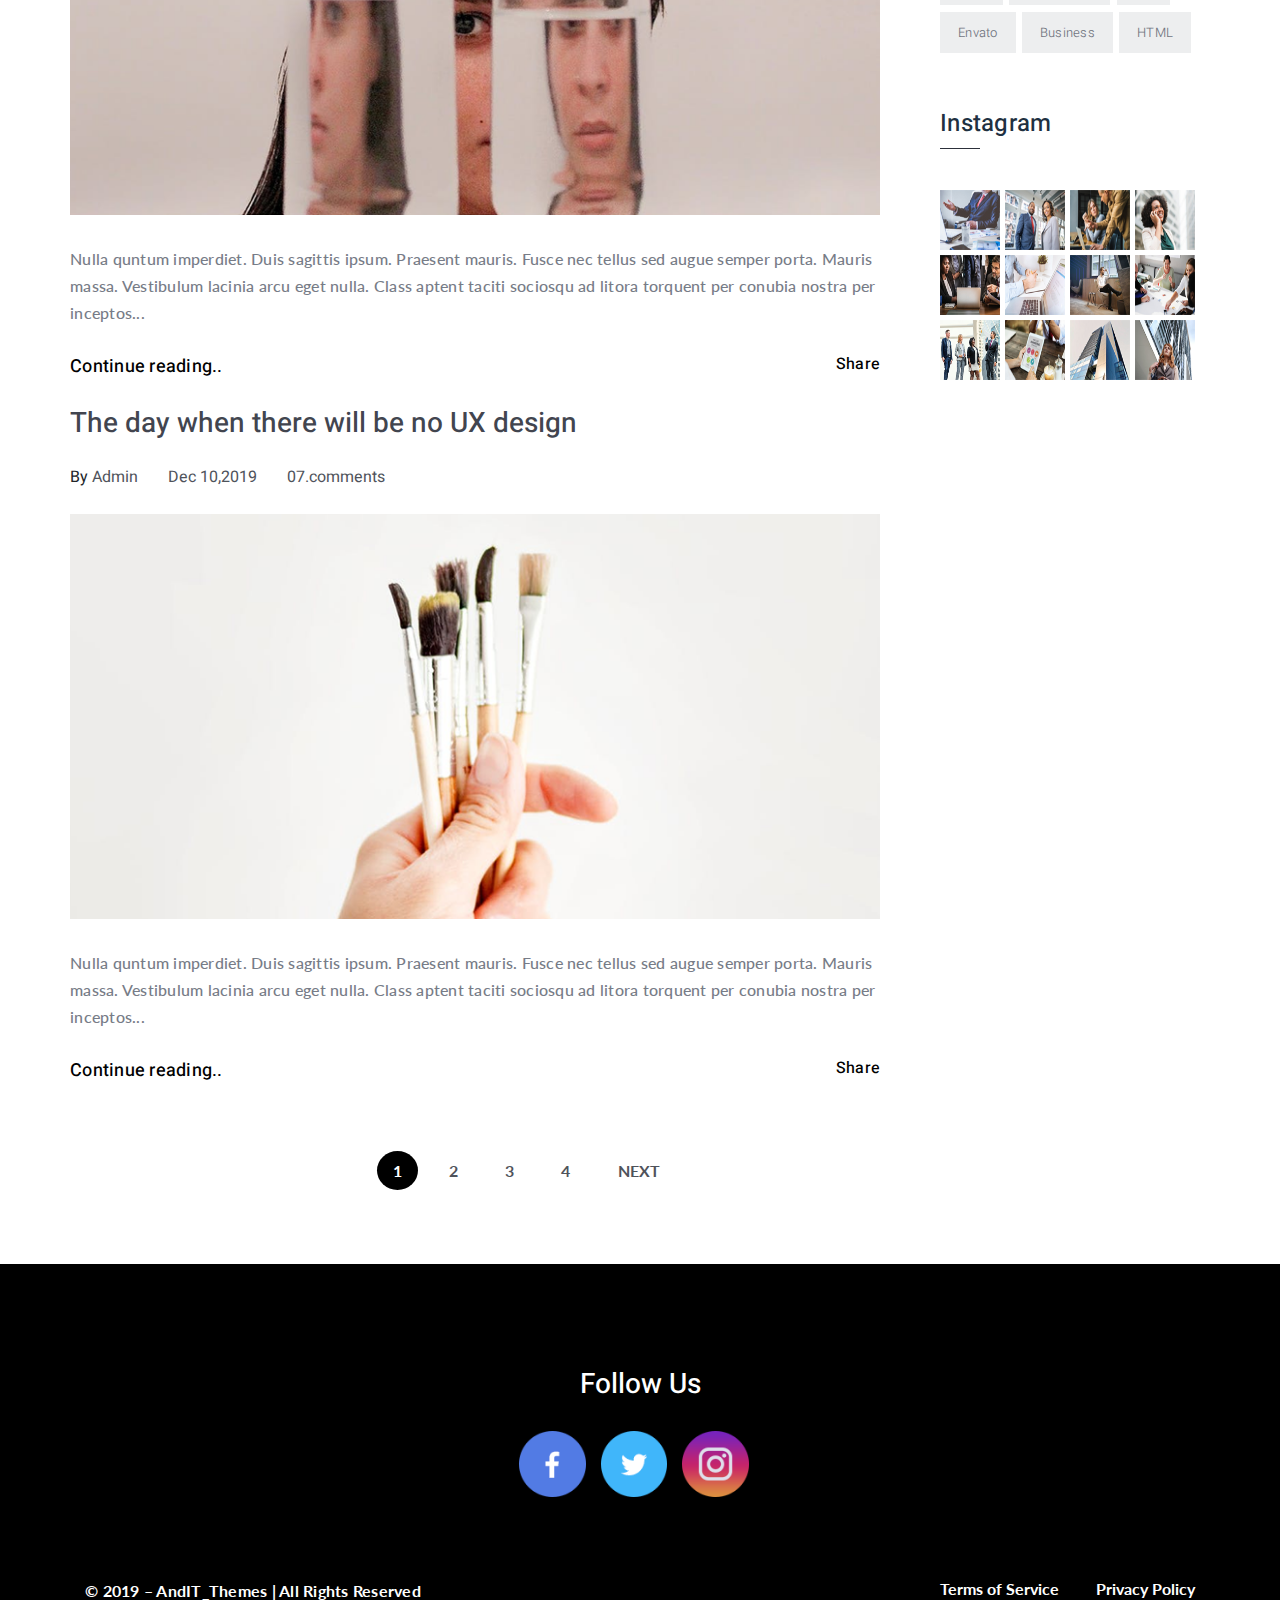
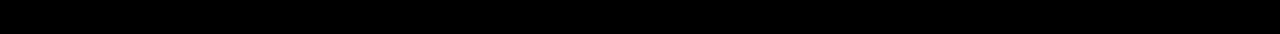
<file: demo/blog-classic.html>
<!DOCTYPE html>
<html lang="en" >

<head>
	<meta charset="UTF-8">
	<meta http-equiv="X-UA-Compatible" content="IE=edge">
	<meta name="viewport" content="width=device-width, initial-scale=1.0">
	<meta name="description" content="AND_IT - Freelancer 12 Page Portfolio & Resume HTML5 Template">
	<meta name="keywords" content="resume, cv, portfolio, personal, developer, designer,personal resume, onepage, clean, modern">
	<meta name="author" content="AND_IT">
	<!-- Title-->
	<title>Azor | Blog-Classic</title>

	<!-- Css link-->
				<!--Favicon add-->
	<link rel="shortcut icon" type="image/gif" href="img/favicon.ico"> 
	<!-- Bootstrap-->
	<link rel="stylesheet" href="css/bootstrap.min.css">
	<link rel="stylesheet" href="css/bootstrap-grid.min.css">
	   	<!--Fontawesom -->
   	<link rel="stylesheet" href="https://use.fontawesome.com/releases/v5.5.0/css/all.css" integrity="sha384-B4dIYHKNBt8Bc12p+WXckhzcICo0wtJAoU8YZTY5qE0Id1GSseTk6S+L3BlXeVIU" crossorigin="anonymous" />

	<!--Font Famely-->

	<!--Lato-->
	<link href="https://fonts.googleapis.com/css?family=Lato:300,400,700,900&display=swap" rel="stylesheet">
	<!-- Heebo-->
	<link href="https://fonts.googleapis.com/css?family=Heebo:100,300,400,500,700,800,900&display=swap" rel="stylesheet">

	<!-- owl-carousel -->
	<link rel="stylesheet" href="css/owl.carousel.min.css">
	<link rel="stylesheet" href="css/owl.theme.default.min.css">

	<!---magnific-popup -->
	<link rel="stylesheet" href="css/magnific-popup.css">

	<!-- Animate-->
	<link rel="stylesheet" href="css/animate.css">

	<!-- Custom css-->
	<link rel="stylesheet" href="css/style.css">

	<!-- Responsive css-->
	<link rel="stylesheet" href="css/responsive.css">

</head>

<body data-spy="scroll" data-target=".navbar" data-offset="65">
	<!-- Top navber-->

	 	<!-- Header area start-->
   	<header id="top-header-5">
		<nav class="navbar navbar-expand-lg fixed-top header-5">
			<div class="container">
				<a class="navbar-brand smooth-scroll" href="#banner-5"><img src="img/logo-3.png" alt="logo"></a>
				<button class="navbar-toggler" type="button" data-toggle="collapse" data-target="#navbarSupportedContent" aria-controls="navbarSupportedContent" aria-expanded="false" aria-label="Toggle navigation">
					<span class="navbar-toggler-icon">
                             <i class="fas fa-bars"></i>
					</span>
				</button>

				<div class="collapse navbar-collapse" id="navbarSupportedContent">
					<ul class="navbar-nav mr-auto">
						<li class="dropdown nav-item">
							<a class="dropbtn nav-link smooth-scroll" href="#banner-5">Home</a>
							<div class="dropdown-content">
								<a href="index.html">Home v1</a>
								<a href="index-2.html">Home v2</a>
								<a href="index-3.html">Home v3</a>
								<a href="index-4.html">Home v4</a>
								<a href="index-5.html">Home v5</a>
							</div>
						</li>

						<li class="nav-item">
							<a class="nav-link smooth-scroll" href="#customer">Features</a>
						</li>

						<li class="nav-item">
							<a class="nav-link smooth-scroll" href="#app-screen-1">Gallery</a>
						</li>
						<li class="nav-item">
							<a class="nav-link smooth-scroll" href="#testimonial-1">Reviews</a>
						</li>
						<li class="dropdown nav-item">
							<a class="dropbtn nav-link smooth-scroll" href="#Blog-1">Blog</a>
							<div class="dropdown-content">
								<a href="blog-single.html">Blog-Single</a>
								<a href="blog-classic.html">Blog-Classic</a>
							</div>
						</li>
						<li class="nav-item">
							 <a class="nav-link smooth-scroll" href="#download-5">Download</a>
						</li>
						<li class="nav-item">
							<a class="nav-link smooth-scroll" href="#contact-5">Contact</a>
						</li>
					</ul>
					<!--navbar-->
				</div>
				<!--collapse-->
			</div>
		</nav>
		<!--nav-->
	</header>
   	<!-- Header area end-->
   	
	<!-- ========================
			Banner-area blog start
=================================== -->
	<section id="blog-main-page">
		<div class="container">
			<div class="row">
				<div class="col-lg-12">
					<div class="blog-heading-main">
						<h1>News</h1>
					</div>
					<div class="news-ar">
						<span><a href="#" class="acti-home">Home</a></span>
						<span class="icon-blog-main"><i class="fas fa-angle-right"></i></span>
						<span class="unact-blog">Blog</span>
					</div>
				</div>
			</div>
		</div>
	</section>

	<!-- =======================================
			Banner-area blog end
	======================================= -->


	<!-- =====================================
			main-area blog start
	======================================= -->
	<section id="bolg-classic-main">
		<div class="container">
			<div class="row">
				<div class="col-lg-9 col-md-12 col-sm-12 col-12 blog-pad">
					<div class="blog-1-main">
					<div class="blog-head-skill">
						<h3>Silly Mistakes People Do Starting a Startup</h3>
					</div>
					<div class="blog-admin">
						<ul>
							<li>By <a href="#">Admin</a></li>
							<li><a href="#"><i class="fas fa-calendar-alt"></i> Dec 10,2019</a></li>
							<li><a href="#"><i class="fa fa-comments"></i> 07.comments</a></li>
						</ul>
					</div>
					<div class="blog-main-img">
						<img src="img/blog/4.png" alt="img">
					</div>
					<div class="para-blog">
						<p>Nulla quntum imperdiet. Duis sagittis ipsum. Praesent mauris. Fusce nec tellus sed augue semper porta. Mauris massa. Vestibulum lacinia arcu eget nulla. Class aptent taciti sociosqu ad litora torquent per conubia nostra per inceptos...</p>
					</div>
					<div class="icon-blog-con d-flex justify-content-between">
						<h4><a href="#">Continue reading..</a></h4>
						<p><a href="#"><i class="fas fa-share-alt"></i>Share</a></p>
					</div>
					</div>
							<div class="blog-2-main">
					<div class="blog-head-skill">
						<h3>Future of the UX Design</h3>
					</div>
					<div class="blog-admin">
						<ul>
							<li>By <a href="#">Admin</a></li>
							<li><a href="#"><i class="fas fa-calendar-alt"></i> Dec 10,2019</a></li>
							<li><a href="#"><i class="fa fa-comments"></i> 07.comments</a></li>
						</ul>
					</div>
					<div class="blog-main-img">
						<img src="img/blog/5.png" alt="img">
					</div>
					<div class="para-blog">
						<p>Nulla quntum imperdiet. Duis sagittis ipsum. Praesent mauris. Fusce nec tellus sed augue semper porta. Mauris massa. Vestibulum lacinia arcu eget nulla. Class aptent taciti sociosqu ad litora torquent per conubia nostra per inceptos...</p>
					</div>
					<div class="icon-blog-con d-flex justify-content-between">
						<h4><a href="#">Continue reading..</a></h4>
						<p><a href="#"><i class="fas fa-share-alt"></i>Share</a></p>
					</div>
					</div>
							<div class="blog-2-main">
					<div class="blog-head-skill">
						<h3>The day when there will be no UX design</h3>
					</div>
					<div class="blog-admin">
						<ul>
							<li>By <a href="#">Admin</a></li>
							<li><a href="#"><i class="fas fa-calendar-alt"></i> Dec 10,2019</a></li>
							<li><a href="#"><i class="fa fa-comments"></i> 07.comments</a></li>
						</ul>
					</div>
					<div class="blog-main-img">
						<img src="img/blog/6.png" alt="img">
					</div>
					<div class="para-blog">
						<p>Nulla quntum imperdiet. Duis sagittis ipsum. Praesent mauris. Fusce nec tellus sed augue semper porta. Mauris massa. Vestibulum lacinia arcu eget nulla. Class aptent taciti sociosqu ad litora torquent per conubia nostra per inceptos...</p>
					</div>
					<div class="icon-blog-con d-flex justify-content-between">
						<h4><a href="#">Continue reading..</a></h4>
						<p><a href="#"><i class="fas fa-share-alt"></i>Share</a></p>
					</div>
					</div>
					<!-- pagination start -->
					<div class="blog-pagination d-flex justify-content-center text-center">
						<div class="wrapper blog-wrapper-2">
							<p id="pagination-here"></p>
						</div>
					</div>

					<!-- pagination end -->
				</div>
				<div class="col-lg-3 col-md-12 col-sm-12 col-12">
					<div class="search-input-blog">
						<div class="input-group">
							<input type="text" class="form-control" placeholder="Search">
							<i class="fa fa-search"></i>
						</div>
					</div>
					<div class="first-post">
						<div class="first-post-heading">
							<h4>Recent Posts</h4>
						</div>
						<div class="blog-post-author d-flex">
							<div class="blog-info">
								<img src="img/blog-1.png" alt="img">
							</div>
							<div class="blog-det-author">
								<h4><a href="#">Business tactics of an agency</a></h4>
								<span>July 04, 2019</span>
							</div>
						</div>
						<div class="blog-post-author d-flex">
							<div class="blog-info">
								<img src="img/blog-2.png" alt="img">
							</div>
							<div class="blog-det-author">
								<h4><a href="#">Business tactics of an agency</a></h4>
								<span>July 04, 2019</span>
							</div>
						</div>
						<div class="blog-post-author d-flex">
							<div class="blog-info">
								<img src="img/blog-3.png" alt="img">
							</div>
							<div class="blog-det-author">
								<h4><a href="#">Business tactics of an agency</a></h4>
								<span>July 04, 2019</span>
							</div>
						</div>
					</div>
					<div class="catagores-item">
						<div class="catagore-heading">
							<h4>Categories</h4>
						</div>
						<div class="catagoriey-item-blog cata-2 d-flex">
							<div class="cata-icon">
								<i class="far fa-dot-circle"></i>
							</div>
							<p><a href="#">Web Applications</a></p>
							<div class="cata-line-img">
								<img src="img/line-1.png" alt="img" class="img-responsive">
							</div>
							<div class="cat-number">
								<span>15</span>
							</div>
						</div>
						<div class="catagoriey-item-blog cata-3 d-flex">
							<div class="cata-icon">
								<i class="far fa-dot-circle"></i>
							</div>
							<p><a href="#">App Development</a></p>
							<div class="cata-line-img">
								<img src="img/line-1.png" alt="img" class="img-responsive">
							</div>
							<div class="cat-number">
								<span>15</span>
							</div>
						</div>
						<div class="catagoriey-item-blog cata-3 d-flex">
							<div class="cata-icon">
								<i class="far fa-dot-circle"></i>
							</div>
							<p><a href="#">Branding</a></p>
							<div class="cata-line-img">
								<img src="img/line-2.png" alt="img" class="img-responsive">
							</div>
							<div class="cat-number">
								<span>15</span>
							</div>
						</div>
						<div class="catagoriey-item-blog cata-3 d-flex">
							<div class="cata-icon">
								<i class="far fa-dot-circle"></i>
							</div>
							<p><a href="#">UX Design</a></p>
							<div class="cata-line-img">
								<img src="img/line-3.png" alt="img" class="img-responsive">
							</div>
							<div class="cat-number">
								<span>15</span>
							</div>
						</div>
						<div class="catagoriey-item-blog cata-3 d-flex">
							<div class="cata-icon">
								<i class="far fa-dot-circle"></i>
							</div>
							<p><a href="#">Photography</a></p>
							<div class="cata-line-img">
								<img src="img/line-4.png" alt="img" class="img-responsive">
							</div>
							<div class="cat-number">
								<span>15</span>
							</div>
						</div>
					</div>
					<div class="tags-item">
						<div class="tags-heading">
							<h4>Popular Tags</h4>
						</div>
						<p>
							 <span class="tag"><a href="">Agency</a></span>
                        <span class="tag"><a href="">Branding</a></span>
                        <span class="tag"><a href="">App</a></span>
                        <span class="tag"><a href="">Web</a></span>
                        <span class="tag"><a href="">WordPress</a></span>
                        <span class="tag"><a href="">UX</a></span>
                        <span class="tag"><a href="">Envato</a></span>
                        <span class="tag"><a href="">Business</a></span>
                        <span class="tag"><a href="">HTML</a></span>
						</p>
					</div>
					<div class="instagream-img">
						<div class="instagrem-heading">
							<h4>Instagram</h4>
						</div>
						<div class="d-flex flex-row inst-img">
							<div class="instgram">
								<a href="#">
									<img src="img/instgram/insta1.jpg" alt="img">
								</a>
							</div>
							<div class="instgram">
								<a href="#">
									<img src="img/instgram/insta2.jpg" alt="img">
								</a>
							</div>
							<div class="instgram">
								<a href="#">
									<img src="img/instgram/insta3.jpg" alt="img">
								</a>
							</div>
							<div class="instgram">
								<a href="#">
									<img src="img/instgram/insta4.jpg" alt="img">
								</a>
							</div>
						</div>
								<div class="d-flex flex-row">
							<div class="instgram">
								<a href="#">
									<img src="img/instgram/insta5.jpg" alt="img">
								</a>
							</div>
							<div class="instgram">
								<a href="#">
									<img src="img/instgram/insta6.jpg" alt="img">
								</a>
							</div>
							<div class="instgram">
								<a href="#">
									<img src="img/instgram/insta7.jpg" alt="img">
								</a>
							</div>
							<div class="instgram">
								<a href="#">
									<img src="img/instgram/insta8.jpg" alt="img">
								</a>
							</div>
						</div>
							<div class="d-flex flex-row">
							<div class="instgram">
								<a href="#">
									<img src="img/instgram/insta9.jpg" alt="img">
								</a>
							</div>
							<div class="instgram">
								<a href="#">
									<img src="img/instgram/insta10.jpg" alt="img">
								</a>
							</div>
							<div class="instgram">
								<a href="#">
									<img src="img/instgram/insta11.jpg" alt="img">
								</a>
							</div>
							<div class="instgram">
								<a href="#">
									<img src="img/instgram/insta12.jpg" alt="img">
								</a>
							</div>
						</div>
					</div>
				</div>
			</div>
		</div>
	</section>
	
	<section id="footer-blog">
		<div class="container">
			<div class="row">
				<div class="col-lg-12">
					<div class="footer-hed">
						<h3>Follow Us</h3>
					</div>
					<div class="socal-icon-footer">
						<a href="#"><img src="img/face.png" alt="icon"></a>
						<a href="#"><img src="img/twi.png" alt="icon"></a>
						<a href="#"><img src="img/imst.png" alt="icon"></a>
					</div>
					<div class="row">
						<div class="col-lg-6 col-md-6 col-sm-6 col-6">
						<div class="cpy-blg">
							<p>© 2019 – AndIT_Themes | All Rights Reserved</p>
						</div>
					</div>
					<div class="col-lg-6 col-md-6 col-sm-6 col-6">
					<div class="blg-foot">
						<ul class="float-right">
							<li>
								<a href="#" class="li-right">Terms of Service  </a>
								<a href="#"> Privacy Policy  </a>
							</li>
						</ul>
					</div>
					</div>
					</div>
					
				</div>
			</div>
		</div>
	</section>



	<!-- contact area end-->
	 

		<!-- Jquery-->
	<script src="js/jquery-3.3.1.min.js"></script>

	<!-- Bootstrap js-->
	<script src="js/bootstrap.min.js"></script>

	<!-- Owl-carousel-->
	<script src="js/owl.carousel.min.js"></script>
	
	<!-- Side nav-->
	<script src="js/sidebar-jquery.js"></script>
	<script src="js/owl.carousel.min.js"></script>
	<!-- easing-->
	<script src="js/jquery.easing.1.3.min.js"></script>
	
	<!--pagination-->
	<script src="js/pagination-bootpage.js"></script>
	<script src="js/pagination.js"></script>
	<script src="js/mixitup.min.js"></script>
	
	<!-- Wow-->
	<script src="js/wow.min.js"></script>
	
	<!-- Modernizr-->
	<script src="js/modernizr.js"></script>

	<!-- Custom js-->
	<script src="js/main.js"></script>

</body>
</html>
</file>
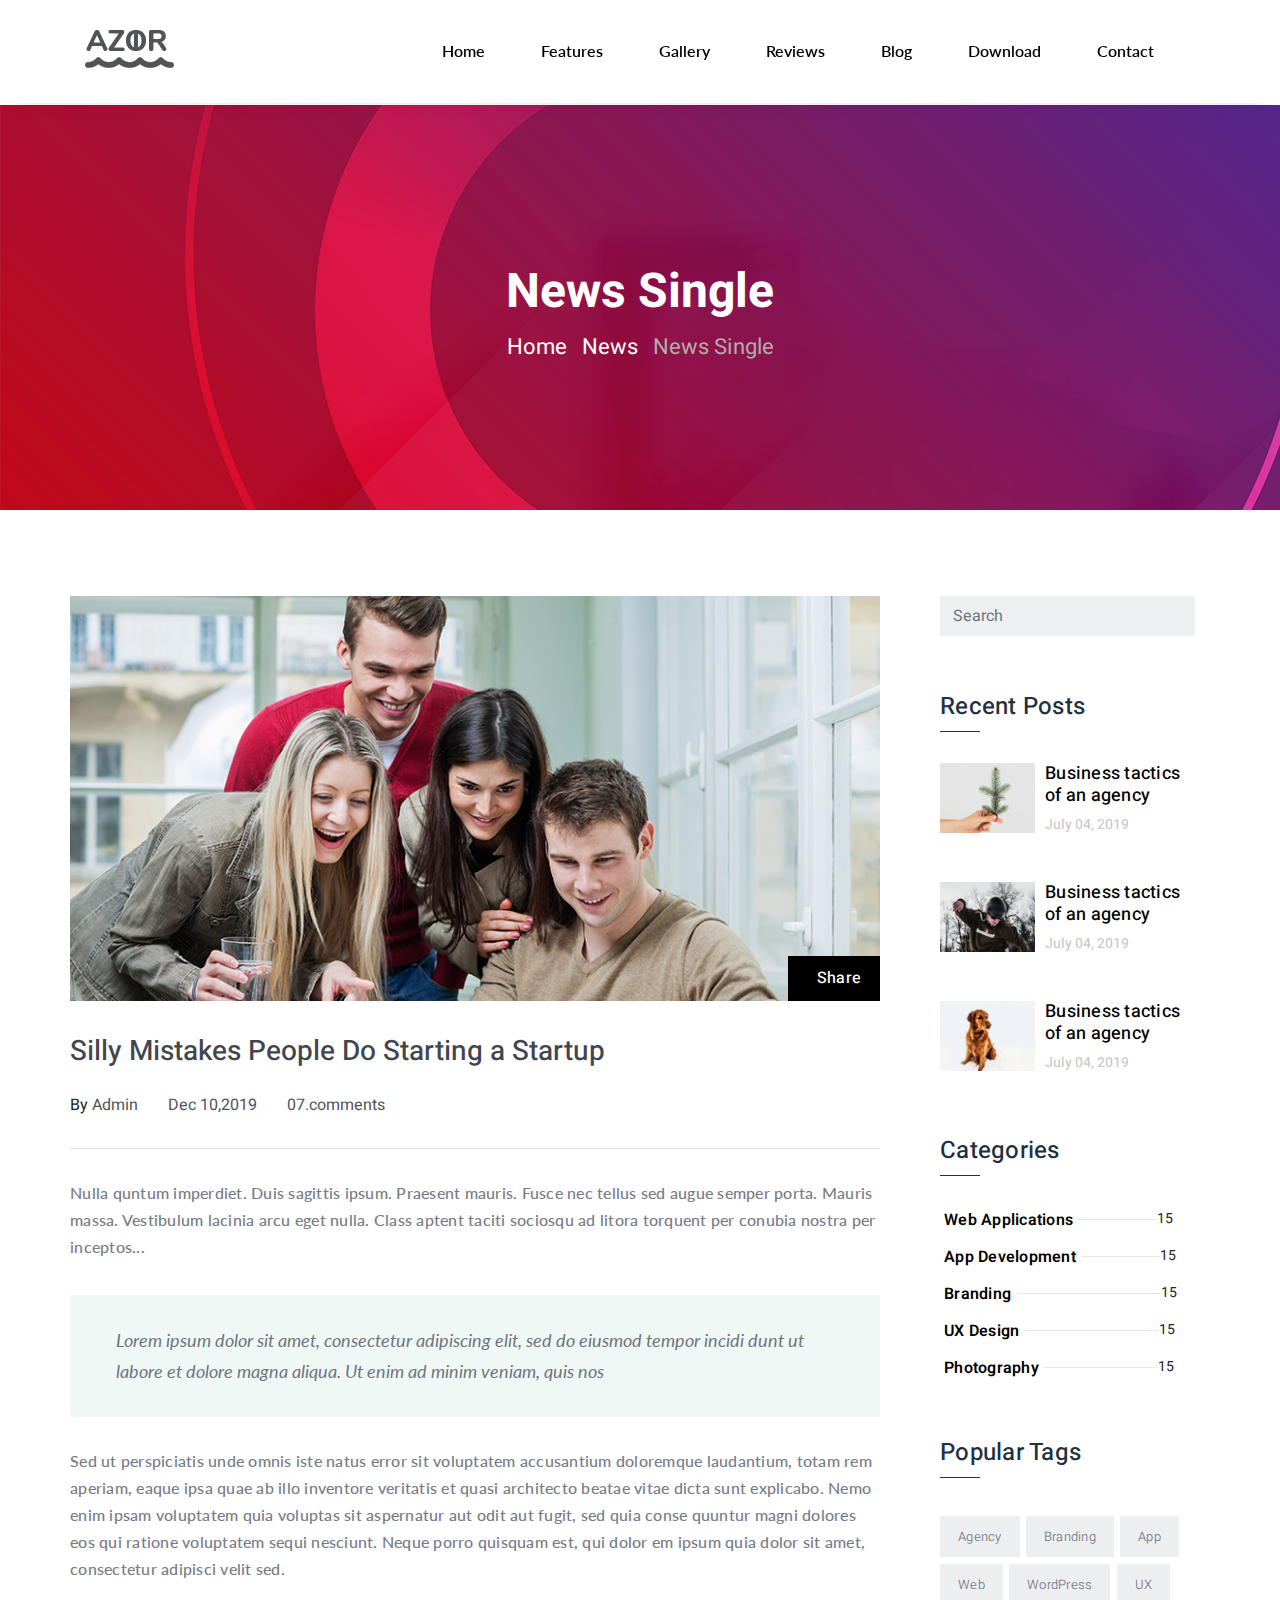
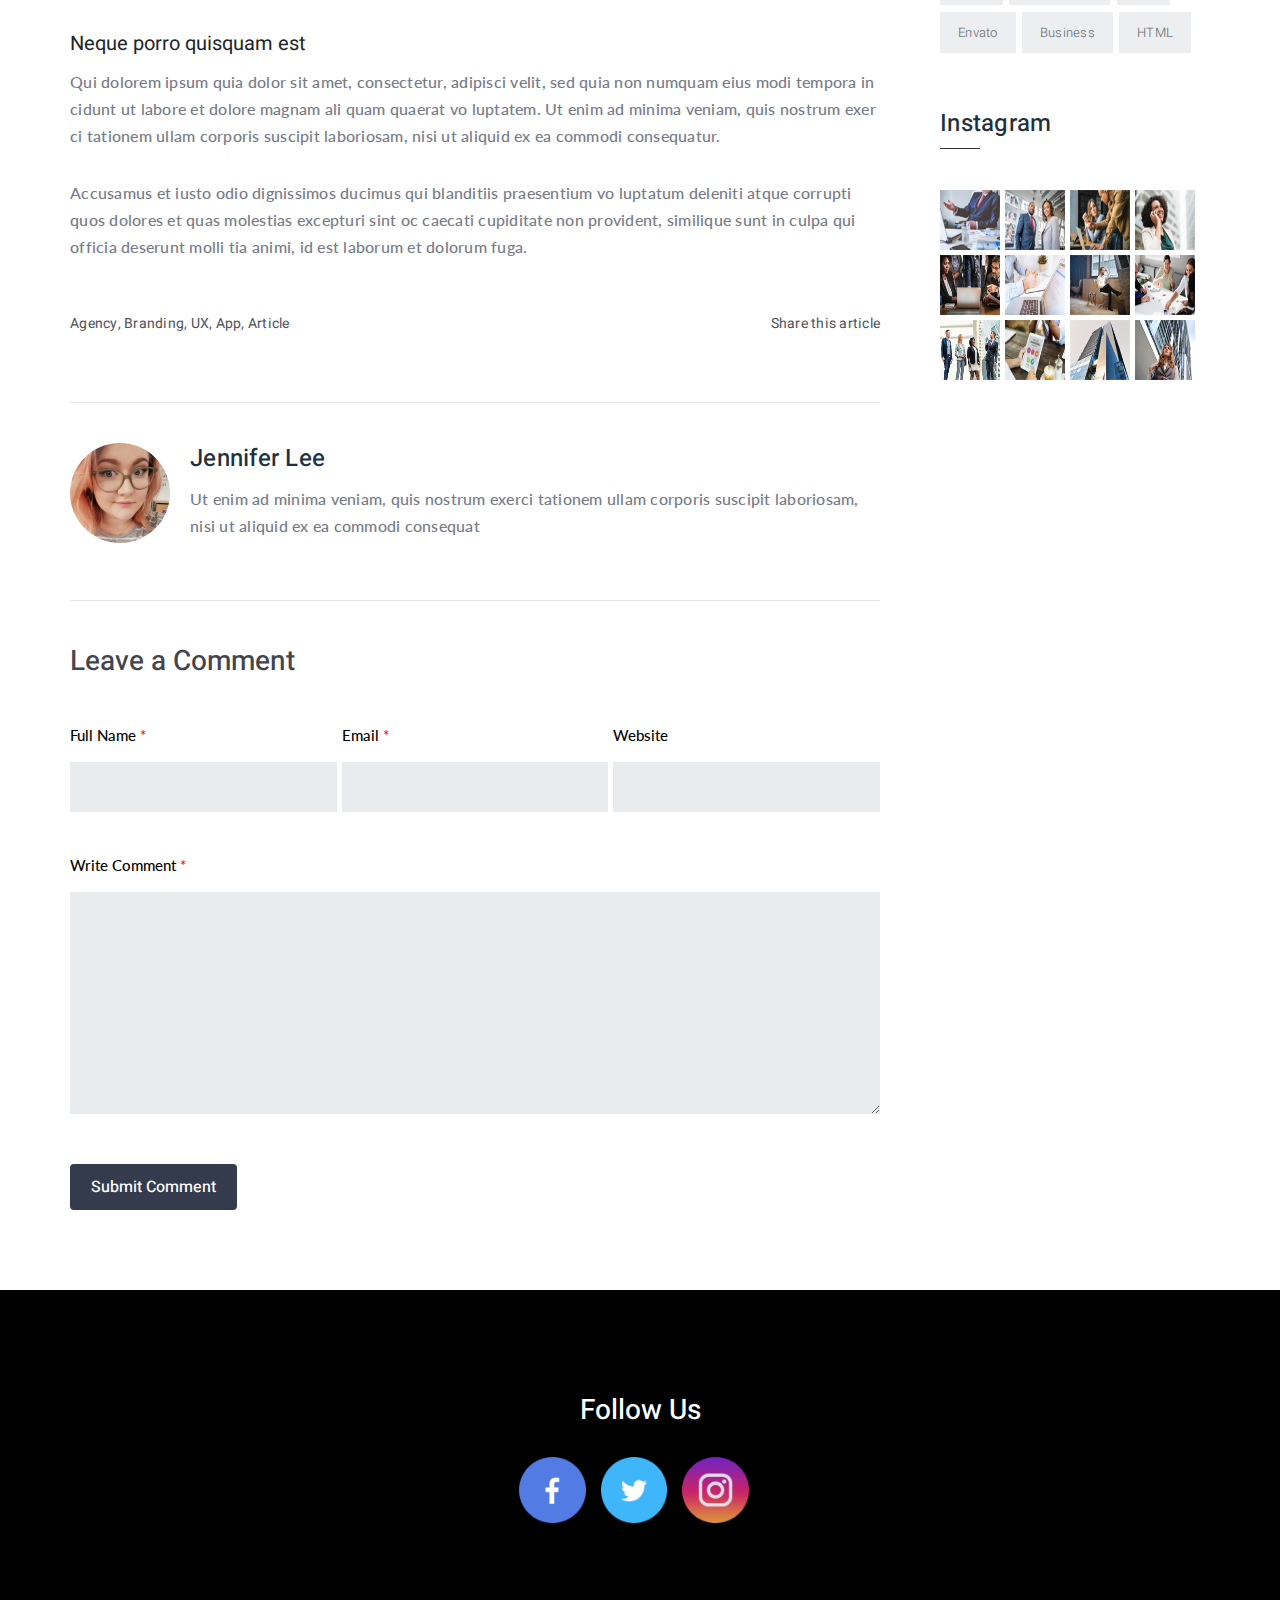
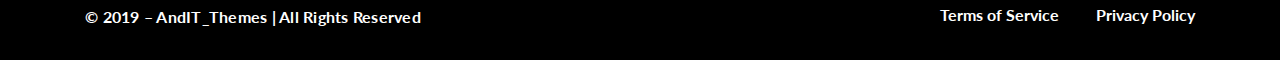
<file: demo/blog-single.html>
<!DOCTYPE html> 
   <html lang="zxx">

  
   <head>
   	<meta charset="UTF-8">
   	<meta http-equiv="X-UA-Compatible" content="IE=edge">
   	<meta name="viewport" content="width=device-width, initial-scale=1.0">
   	<meta name="description" content="AND_IT - Freelancer 12 Page Portfolio & Resume HTML5 Template">
   	<meta name="keywords" content="resume, cv, portfolio, personal, developer, designer,personal resume, onepage, clean, modern">
   	<meta name="author" content="AND_IT">
   	<!-- Title-->
   	<title>Azor | Blog-Single</title>

   	<!-- Css link-->
				<!--Favicon add-->
	<link rel="shortcut icon" type="image/gif" href="img/favicon.ico">
   	<!-- Bootstrap-->
   	<link rel="stylesheet" href="css/bootstrap.min.css">
   	<link rel="stylesheet" href="css/bootstrap-grid.min.css">
   	<!--Fontawesom -->
   	<link rel="stylesheet" href="https://use.fontawesome.com/releases/v5.5.0/css/all.css" integrity="sha384-B4dIYHKNBt8Bc12p+WXckhzcICo0wtJAoU8YZTY5qE0Id1GSseTk6S+L3BlXeVIU" crossorigin="anonymous" />

   	<!--Font Famely-->

   	<!--Lato-->
   	<link href="https://fonts.googleapis.com/css?family=Lato:300,400,700,900&display=swap" rel="stylesheet">
   	<!-- Heebo-->
   	<link href="https://fonts.googleapis.com/css?family=Heebo:100,300,400,500,700,800,900&display=swap" rel="stylesheet">

   	<!-- owl-carousel -->
   	<link rel="stylesheet" href="css/owl.carousel.min.css">
   	<link rel="stylesheet" href="css/owl.theme.default.min.css">

   	<!---magnific-popup -->
   	<link rel="stylesheet" href="css/magnific-popup.css">

   	<!-- Animate-->
   	<link rel="stylesheet" href="css/animate.css">

   	<!-- Custom css-->
   	<link rel="stylesheet" href="css/style.css">

   	<!-- Responsive css-->
   	<link rel="stylesheet" href="css/responsive.css">

   </head>

   <body data-spy="scroll" data-target=".navbar" data-offset="65">
   	<!-- Top navber-->

   	<!-- Header area start-->
   	<header id="top-header-5">
		<nav class="navbar navbar-expand-lg fixed-top header-5">
			<div class="container">
				<a class="navbar-brand smooth-scroll" href="#banner-5"><img src="img/logo-3.png" alt="logo"></a>
				<button class="navbar-toggler" type="button" data-toggle="collapse" data-target="#navbarSupportedContent" aria-controls="navbarSupportedContent" aria-expanded="false" aria-label="Toggle navigation">
					<span class="navbar-toggler-icon">
                             <i class="fas fa-bars"></i>
					</span>
				</button>

				<div class="collapse navbar-collapse" id="navbarSupportedContent">
					<ul class="navbar-nav mr-auto">
						<li class="dropdown nav-item">
							<a class="dropbtn nav-link smooth-scroll" href="#banner-5">Home</a>
							<div class="dropdown-content">
								<a href="index.html">Home v1</a>
								<a href="index-2.html">Home v2</a>
								<a href="index-3.html">Home v3</a>
								<a href="index-4.html">Home v4</a>
								<a href="index-5.html">Home v5</a>
							</div>
						</li>

						<li class="nav-item">
							<a class="nav-link smooth-scroll" href="#customer">Features</a>
						</li>

						<li class="nav-item">
							<a class="nav-link smooth-scroll" href="#app-screen-1">Gallery</a>
						</li>
						<li class="nav-item">
							<a class="nav-link smooth-scroll" href="#testimonial-1">Reviews</a>
						</li>
						<li class="dropdown nav-item">
							<a class="dropbtn nav-link smooth-scroll" href="#Blog-1">Blog</a>
							<div class="dropdown-content">
								<a href="blog-single.html">Blog-Single</a>
								<a href="blog-classic.html">Blog-Classic</a>
							</div>
						</li>
						<li class="nav-item">
							 <a class="nav-link smooth-scroll" href="#download-5">Download</a>
						</li>
						<li class="nav-item">
							<a class="nav-link smooth-scroll" href="#contact-5">Contact</a>
						</li>
					</ul>
					<!--navbar-->
				</div>
				<!--collapse-->
			</div>
		</nav>
		<!--nav-->
	</header>
   	<!-- Header area end-->

   	<!-- ===================================
			Banner-area blog start
=========================================== -->
   	<section id="blog-main-page">
   		<div class="container">
   			<div class="row">
   				<div class="col-lg-12">
   					<div class="blog-heading-main">
   						<h1>News Single</h1>
   					</div>
   					<div class="news-ar">
   						<span><a href="#" class="acti-home">Home</a></span>
   						<span class="icon-blog-main"><i class="fas fa-angle-right"></i></span>
   						<span><a href="#" class="acti-home">News</a></span>
   						<span class="icon-blog-main"><i class="fas fa-angle-right"></i></span>
   						<span class="unact-blog">News Single</span>
   					</div>
   				</div>
   			</div>
   		</div>
   	</section>

   	<!-- ===================================
			Banner-area blog end
	 =================================== -->


   	<!-- ===============================
			main-area blog start
	======================================= -->
   	<section id="bolg-classic-main">
   		<div class="container">
   			<div class="row">
   				<div class="col-lg-9 col-md-12 col-sm-12 col-12 blog-pad">
   					<div class="blog-1-main">
   						<div class="blog-main-img main-3">
   							<img src="img/blog/7.png" alt="img">
   							<p><a href="#"><i class="fas fa-share-alt"></i>Share</a></p>
   						</div>
   						<div class="blog-head-skill">
   							<h3 class="bl-ha">Silly Mistakes People Do Starting a Startup</h3>
   						</div>
   						<div class="blog-admin">
   							<ul>
   								<li>By <a href="#">Admin</a></li>
   								<li><a href="#"><i class="fas fa-calendar-alt"></i> Dec 10,2019</a></li>
   								<li><a href="#"><i class="fa fa-comments"></i> 07.comments</a></li>
   							</ul>
   						</div>
   						<div class="hr-b">
   							<hr>
   						</div>
   						
   						<div class="para-blog">
   							<p>Nulla quntum imperdiet. Duis sagittis ipsum. Praesent mauris. Fusce nec tellus sed augue semper porta. Mauris massa. Vestibulum lacinia arcu eget nulla. Class aptent taciti sociosqu ad litora torquent per conubia nostra per inceptos...</p>
   						</div>
   						<div class="block-quite-text">
   							<blockquote>Lorem ipsum dolor sit amet, consectetur adipiscing elit, sed do eiusmod tempor incidi dunt ut labore et dolore magna aliqua. Ut enim ad minim veniam, quis nos</blockquote>
   						</div>
   						<div class="para-blog">
   							<p>Sed ut perspiciatis unde omnis iste natus error sit voluptatem accusantium doloremque laudantium, totam rem aperiam, eaque ipsa quae ab illo inventore veritatis et quasi architecto beatae vitae dicta sunt explicabo. Nemo enim ipsam voluptatem quia voluptas sit aspernatur aut odit aut fugit, sed quia conse quuntur magni dolores eos qui ratione voluptatem sequi nesciunt. Neque porro quisquam est, qui dolor em ipsum quia dolor sit amet, consectetur adipisci velit sed.</p>
   						</div>
   						<div class="para-blog-2">
   						<span>Neque porro quisquam est</span>
   							<p>Qui dolorem ipsum quia dolor sit amet, consectetur, adipisci velit, sed quia non numquam eius modi tempora in cidunt ut labore et dolore magnam ali quam quaerat vo luptatem. Ut enim ad minima veniam, quis nostrum exer
   								ci tationem ullam corporis suscipit laboriosam, nisi ut aliquid ex ea commodi consequatur.</p>
   								<p class="para-1">Accusamus et iusto odio dignissimos ducimus qui blanditiis praesentium vo luptatum deleniti atque corrupti quos dolores et quas molestias excepturi sint oc caecati cupiditate non provident, similique sunt in culpa qui officia deserunt molli tia animi, id est laborum et dolorum fuga. </p>
   						</div>
   						<div class="tags-blog d-flex justify-content-between">
   							<p>
   								<i class="fas fa-pen"></i>
   								<a href="#">Agency,</a>
   								<a href="#"> Branding,</a>
   								<a href="#">UX,</a>
   								<a href="#"> App,</a>
   								<a href="#"> Article</a>
   							</p>
   							<p class="sicon"><a href="#"><i class="fas fa-share-alt"></i>Share this article</a></p>
   						</div>
   						<div class="pro-hr">
   							<hr>
   						</div>
   						<div class="profile-con  d-flex">
   							<div class="profile-img">
   								<img src="img/testmonial/2.jpg" alt="img">
   							</div>
   							<div class="profile-det">
   								<h4>Jennifer Lee</h4>
   								<p>Ut enim ad minima veniam, quis nostrum exerci tationem ullam corporis suscipit laboriosam, nisi ut aliquid ex ea commodi consequat</p>
   								<a href="#"><i class="fab fa-facebook-f"></i></a>
   								<a href="#"><i class="fab fa-twitter"></i></a>
   								<a href="#"><i class="fab fa-linkedin-in"></i></a>
   								<a href="#"><i class="fab fa-instagram"></i></a>
   							</div>
   						</div>
   						<div class="pro-hr">
   							<hr>
   						</div>
   						
   						<div class="blog-contact-form">
   							<div class="for m-heading-blog">
   								<h3>Leave a Comment</h3>
   							</div>
   							<div class="contact-form-blog-in">
   								<form action="#" id="contact-form-blog-single">
   									<div class="d-flex justify-content-between form-blog-two">
   											<div class="form-group flex-fill">
   										<label for="name">Full Name <span>*</span></label>
   										<input type="text" class="form-control" id="name" required="">
   										</div>
   											<div class="form-group flex-fill mid">
   										<label for="email">Email <span>*</span></label>
   										<input type="text" class="form-control" id="email" required="">
   										</div>
   											<div class="form-group flex-fill">
   										<label for="url"> Website</label>
   										<input type="text" class="form-control" id="url" required="">
   										</div>
   									</div>
   									<div class="blog-text-area flex-fill form-group">
   									 	<label for="exampleWrite">Write Comment <span>*</span></label>
   										<textarea rows="7" class="form-control" id="exampleWrite" required=""></textarea>
   									</div>
   									 <div class="sub-btn">
                           <input type="Submit" class="btn" value="Submit Comment">
                        </div>
   								</form>
   							</div>
   						</div>
   						
   					</div>
   				</div> 
   				<div class="col-lg-3 col-md-12 col-sm-12 col-12">
   					<div class="search-input-blog">
   						<div class="input-group">
   							<input type="text" class="form-control" placeholder="Search">
   							<i class="fa fa-search"></i>
   						</div>
   					</div>
   					<div class="first-post">
   						<div class="first-post-heading">
   							<h4>Recent Posts</h4>
   						</div>
   						<div class="blog-post-author d-flex">
   							<div class="blog-info">
   								<img src="img/blog-1.png" alt="img">
   							</div>
   							<div class="blog-det-author">
   								<h4><a href="#">Business tactics of an agency</a></h4>
   								<span>July 04, 2019</span>
   							</div>
   						</div>
   						<div class="blog-post-author d-flex">
   							<div class="blog-info">
   								<img src="img/blog-2.png" alt="img">
   							</div>
   							<div class="blog-det-author">
   								<h4><a href="#">Business tactics of an agency</a></h4>
   								<span>July 04, 2019</span>
   							</div>
   						</div>
   						<div class="blog-post-author d-flex">
   							<div class="blog-info">
   								<img src="img/blog-3.png" alt="img">
   							</div>
   							<div class="blog-det-author">
   								<h4><a href="#">Business tactics of an agency</a></h4>
   								<span>July 04, 2019</span>
   							</div>
   						</div>
   					</div>
   					<div class="catagores-item">
   						<div class="catagore-heading">
   							<h4>Categories</h4>
   						</div>
   						<div class="catagoriey-item-blog cata-2 d-flex">
   							<div class="cata-icon">
   								<i class="far fa-dot-circle"></i>
   							</div>
   							<p><a href="#">Web Applications</a></p>
   							<div class="cata-line-img">
   								<img src="img/line-1.png" alt="img" class="img-responsive">
   							</div>
   							<div class="cat-number">
   								<span>15</span>
   							</div>
   						</div>
   						<div class="catagoriey-item-blog cata-3 d-flex">
   							<div class="cata-icon">
   								<i class="far fa-dot-circle"></i>
   							</div>
   							<p><a href="#">App Development</a></p>
   							<div class="cata-line-img">
   								<img src="img/line-1.png" alt="img" class="img-responsive">
   							</div>
   							<div class="cat-number">
   								<span>15</span>
   							</div>
   						</div>
   						<div class="catagoriey-item-blog cata-3 d-flex">
   							<div class="cata-icon">
   								<i class="far fa-dot-circle"></i>
   							</div>
   							<p><a href="#">Branding</a></p>
   							<div class="cata-line-img">
   								<img src="img/line-2.png" alt="img" class="img-responsive">
   							</div>
   							<div class="cat-number">
   								<span>15</span>
   							</div>
   						</div>
   						<div class="catagoriey-item-blog cata-3 d-flex">
   							<div class="cata-icon">
   								<i class="far fa-dot-circle"></i>
   							</div>
   							<p><a href="#">UX Design</a></p>
   							<div class="cata-line-img">
   								<img src="img/line-3.png" alt="img" class="img-responsive">
   							</div>
   							<div class="cat-number">
   								<span>15</span>
   							</div>
   						</div>
   						<div class="catagoriey-item-blog cata-3 d-flex">
   							<div class="cata-icon">
   								<i class="far fa-dot-circle"></i>
   							</div>
   							<p><a href="#">Photography</a></p>
   							<div class="cata-line-img">
   								<img src="img/line-4.png" alt="img" class="img-responsive">
   							</div>
   							<div class="cat-number">
   								<span>15</span>
   							</div>
   						</div>
   					</div>
   					<div class="tags-item">
   						<div class="tags-heading">
   							<h4>Popular Tags</h4>
   						</div>
   						<p>
   							<span class="tag"><a href="">Agency</a></span>
   							<span class="tag"><a href="">Branding</a></span>
   							<span class="tag"><a href="">App</a></span>
   							<span class="tag"><a href="">Web</a></span>
   							<span class="tag"><a href="">WordPress</a></span>
   							<span class="tag"><a href="">UX</a></span>
   							<span class="tag"><a href="">Envato</a></span>
   							<span class="tag"><a href="">Business</a></span>
   							<span class="tag"><a href="">HTML</a></span>
   						</p>
   					</div>
   					<div class="instagream-img">
   						<div class="instagrem-heading">
   							<h4>Instagram</h4>
   						</div>
   						<div class="d-flex flex-row inst-img">
   							<div class="instgram">
   								<a href="#">
   									<img src="img/instgram/insta1.jpg" alt="img">
   								</a>
   							</div>
   							<div class="instgram">
   								<a href="#">
   									<img src="img/instgram/insta2.jpg" alt="img">
   								</a>
   							</div>
   							<div class="instgram">
   								<a href="#">
   									<img src="img/instgram/insta3.jpg" alt="img">
   								</a>
   							</div>
   							<div class="instgram">
   								<a href="#">
   									<img src="img/instgram/insta4.jpg" alt="img">
   								</a>
   							</div>
   						</div>
   						<div class="d-flex flex-row">
   							<div class="instgram">
   								<a href="#">
   									<img src="img/instgram/insta5.jpg" alt="img">
   								</a>
   							</div>
   							<div class="instgram">
   								<a href="#">
   									<img src="img/instgram/insta6.jpg" alt="img">
   								</a>
   							</div>
   							<div class="instgram">
   								<a href="#">
   									<img src="img/instgram/insta7.jpg" alt="img">
   								</a>
   							</div>
   							<div class="instgram">
   								<a href="#">
   									<img src="img/instgram/insta8.jpg" alt="img">
   								</a>
   							</div>
   						</div>
   						<div class="d-flex flex-row">
   							<div class="instgram">
   								<a href="#">
   									<img src="img/instgram/insta9.jpg" alt="img">
   								</a>
   							</div>
   							<div class="instgram">
   								<a href="#">
   									<img src="img/instgram/insta10.jpg" alt="img">
   								</a>
   							</div>
   							<div class="instgram">
   								<a href="#">
   									<img src="img/instgram/insta11.jpg" alt="img">
   								</a>
   							</div>
   							<div class="instgram">
   								<a href="#">
   									<img src="img/instgram/insta12.jpg" alt="img">
   								</a>
   							</div>
   						</div>
   					</div>
   				</div>
   			</div>
   		</div>
   	</section>

   	<section id="footer-blog">
   		<div class="container">
   			<div class="row">
   				<div class="col-lg-12">
   					<div class="footer-hed">
   						<h3>Follow Us</h3>
   					</div>
   					<div class="socal-icon-footer">
   						<a href="#"><img src="img/face.png" alt="icon"></a>
   						<a href="#"><img src="img/twi.png" alt="icon"></a>
   						<a href="#"><img src="img/imst.png" alt="icon"></a>
   					</div>
   					<div class="row">
   						<div class="col-lg-6 col-md-6 col-sm-6 col-6">
   							<div class="cpy-blg">
   								<p>© 2019 – AndIT_Themes | All Rights Reserved</p>
   							</div>
   						</div>
   						<div class="col-lg-6 col-md-6 col-sm-6 col-6">
   							<div class="blg-foot">
   								<ul class="float-right">
   									<li>
   										<a href="#" class="li-right">Terms of Service </a>
   										<a href="#"> Privacy Policy </a>
   									</li>
   								</ul>
   							</div>
   						</div>
   					</div>

   				</div>
   			</div>
   		</div>
   	</section>



   	<!-- contact area end-->


   	<!-- Jquery-->
   	<script src="js/jquery-3.3.1.min.js"></script>

   	<!-- Bootstrap js-->
   	<script src="js/bootstrap.min.js"></script>

   	<!-- Owl-carousel-->
   	<script src="js/owl.carousel.min.js"></script>

   	<!-- Side nav-->
   	<script src="js/sidebar-jquery.js"></script>
   	<script src="js/owl.carousel.min.js"></script>
   	<!-- easing-->
   	<script src="js/jquery.easing.1.3.min.js"></script>

   	<!-- Wow-->
   	<script src="js/wow.min.js"></script>

   	<!-- Modernizr-->
   	<script src="js/modernizr.js"></script>

   	<!-- Custom js-->
   	<script src="js/main.js"></script>

   </body>

   </html>
</file>
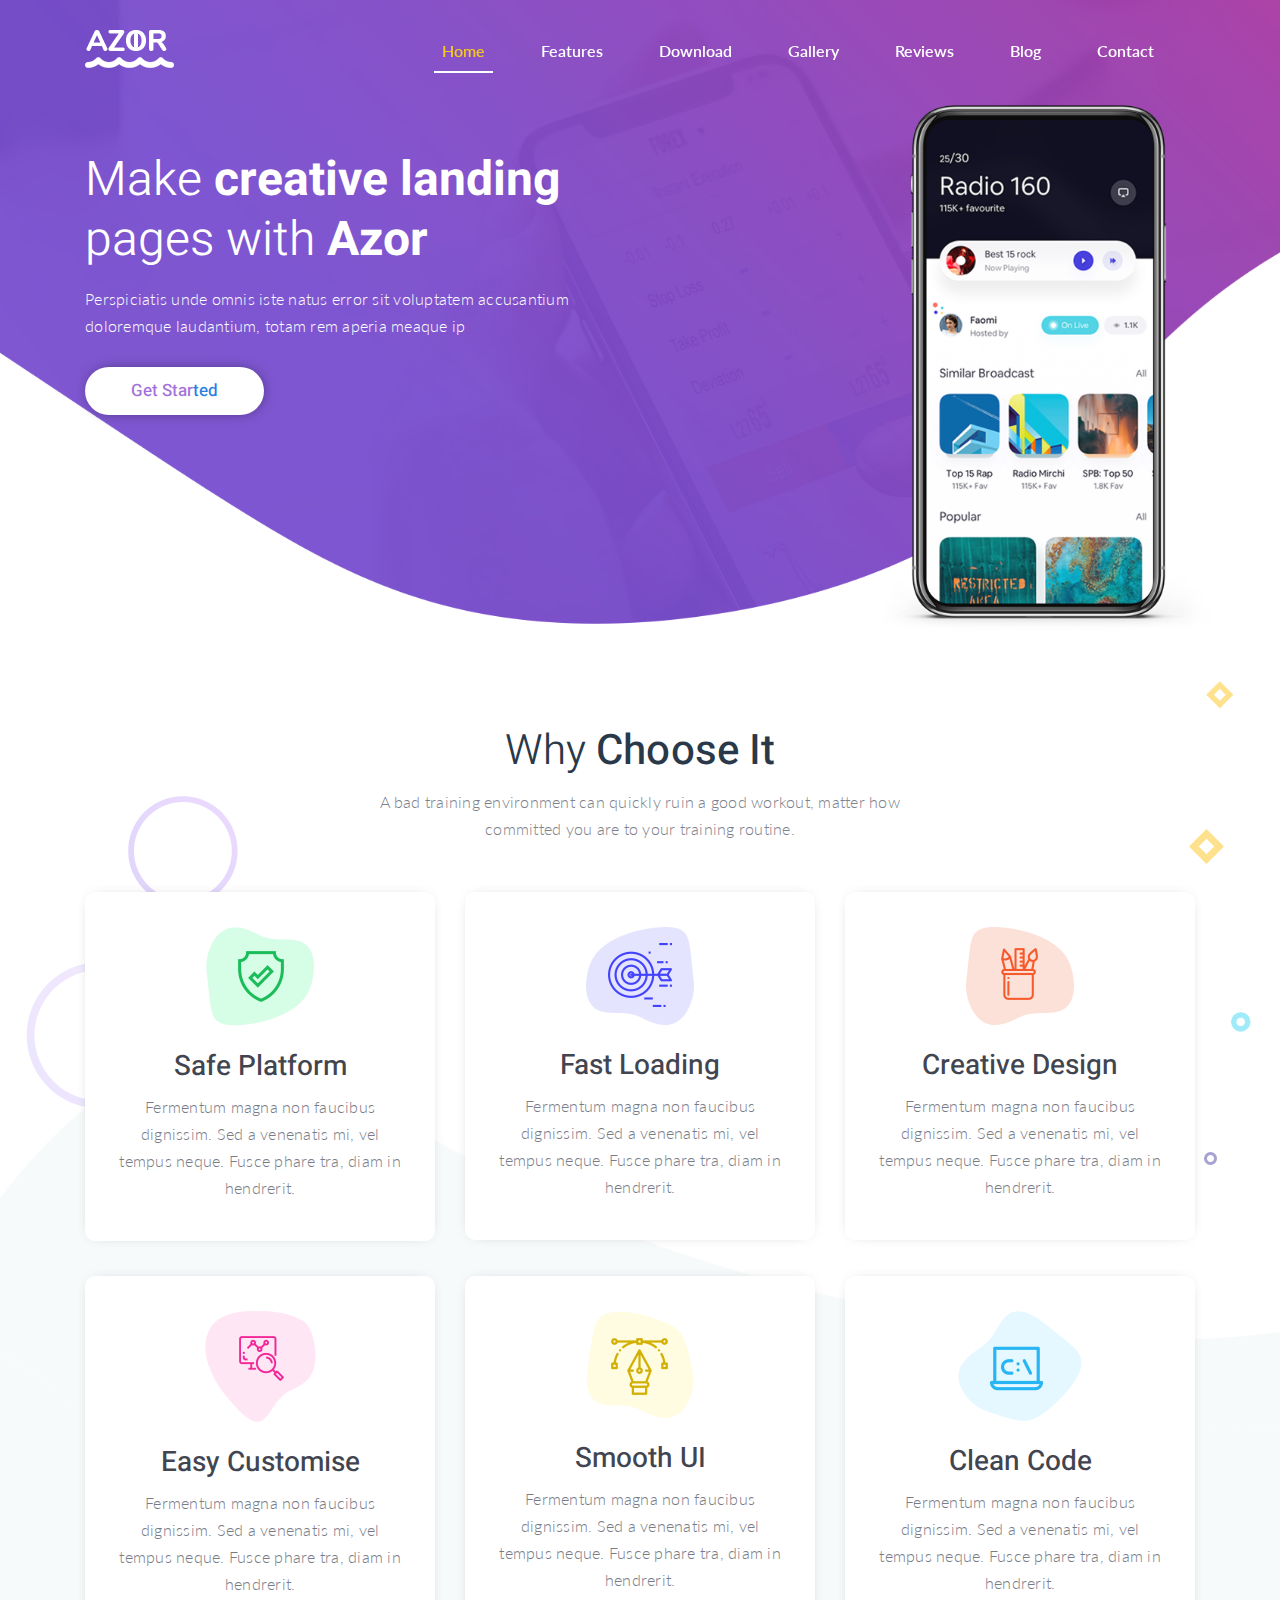
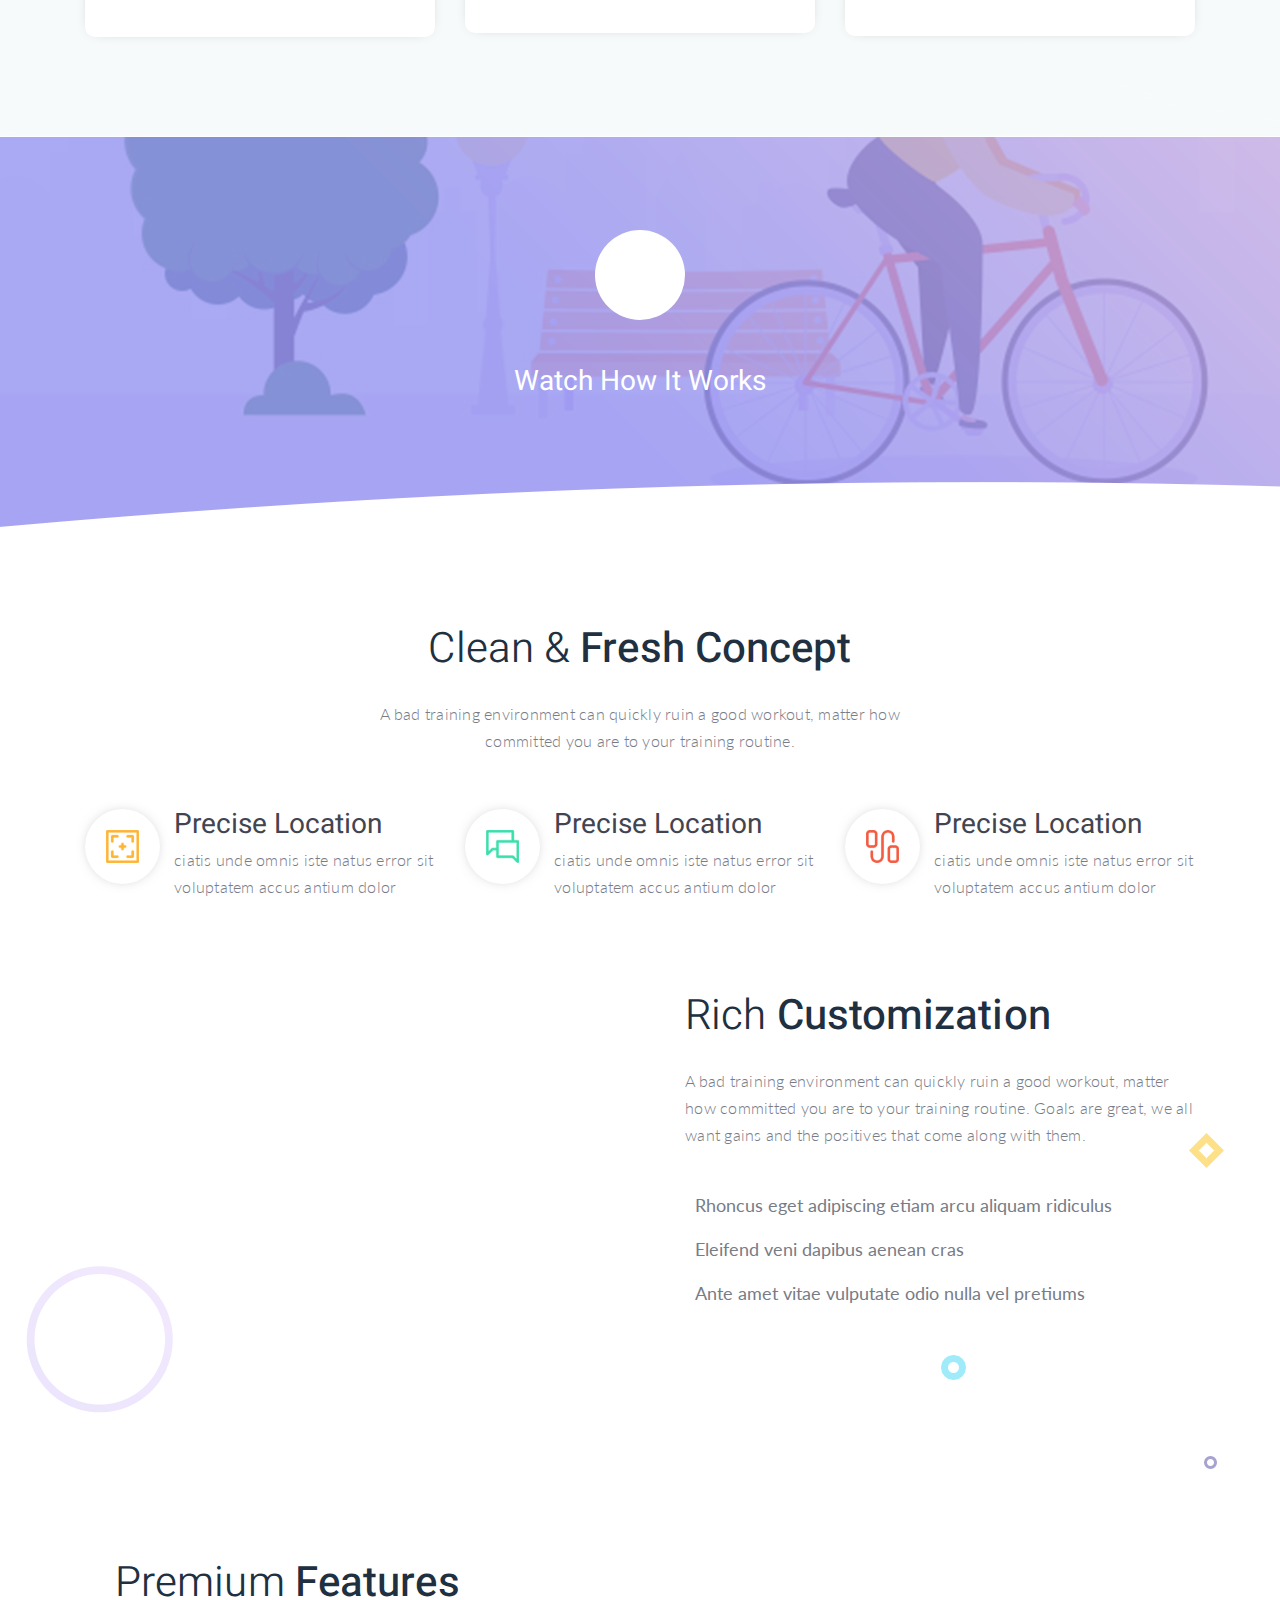
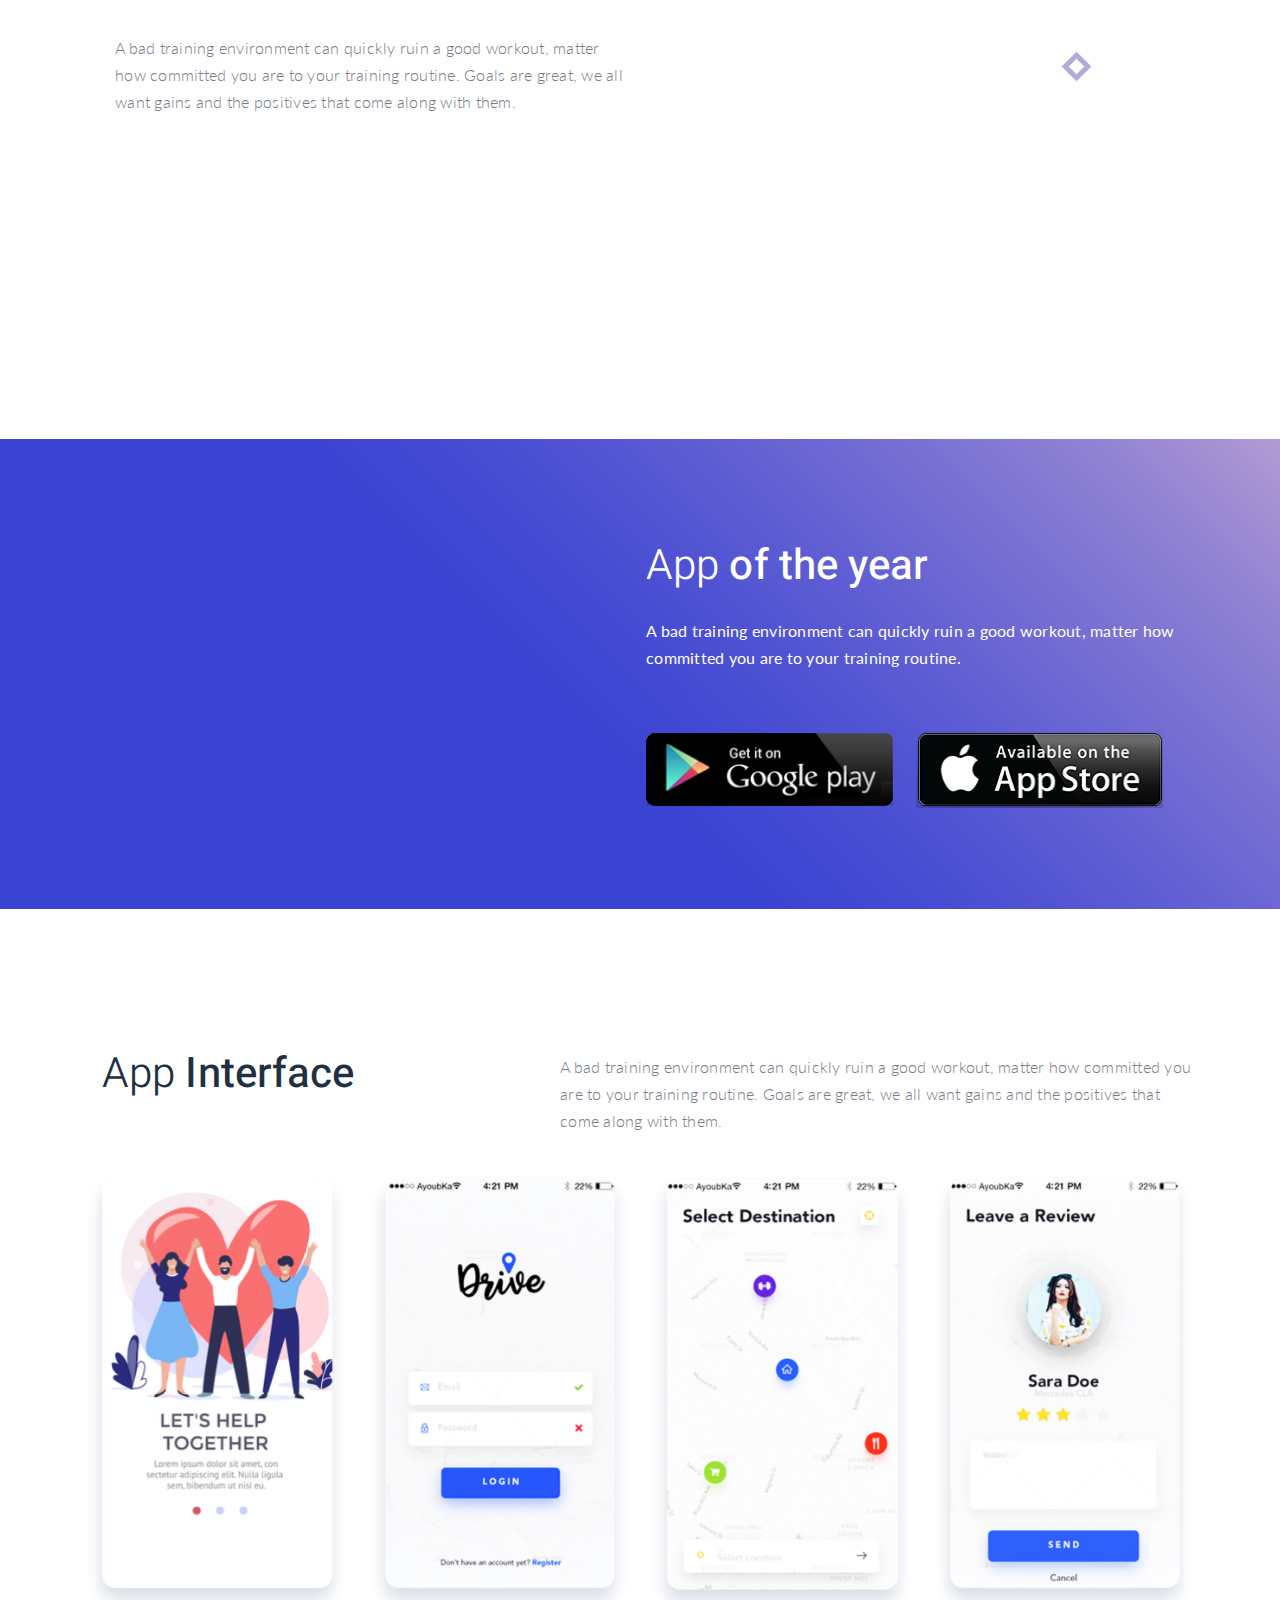
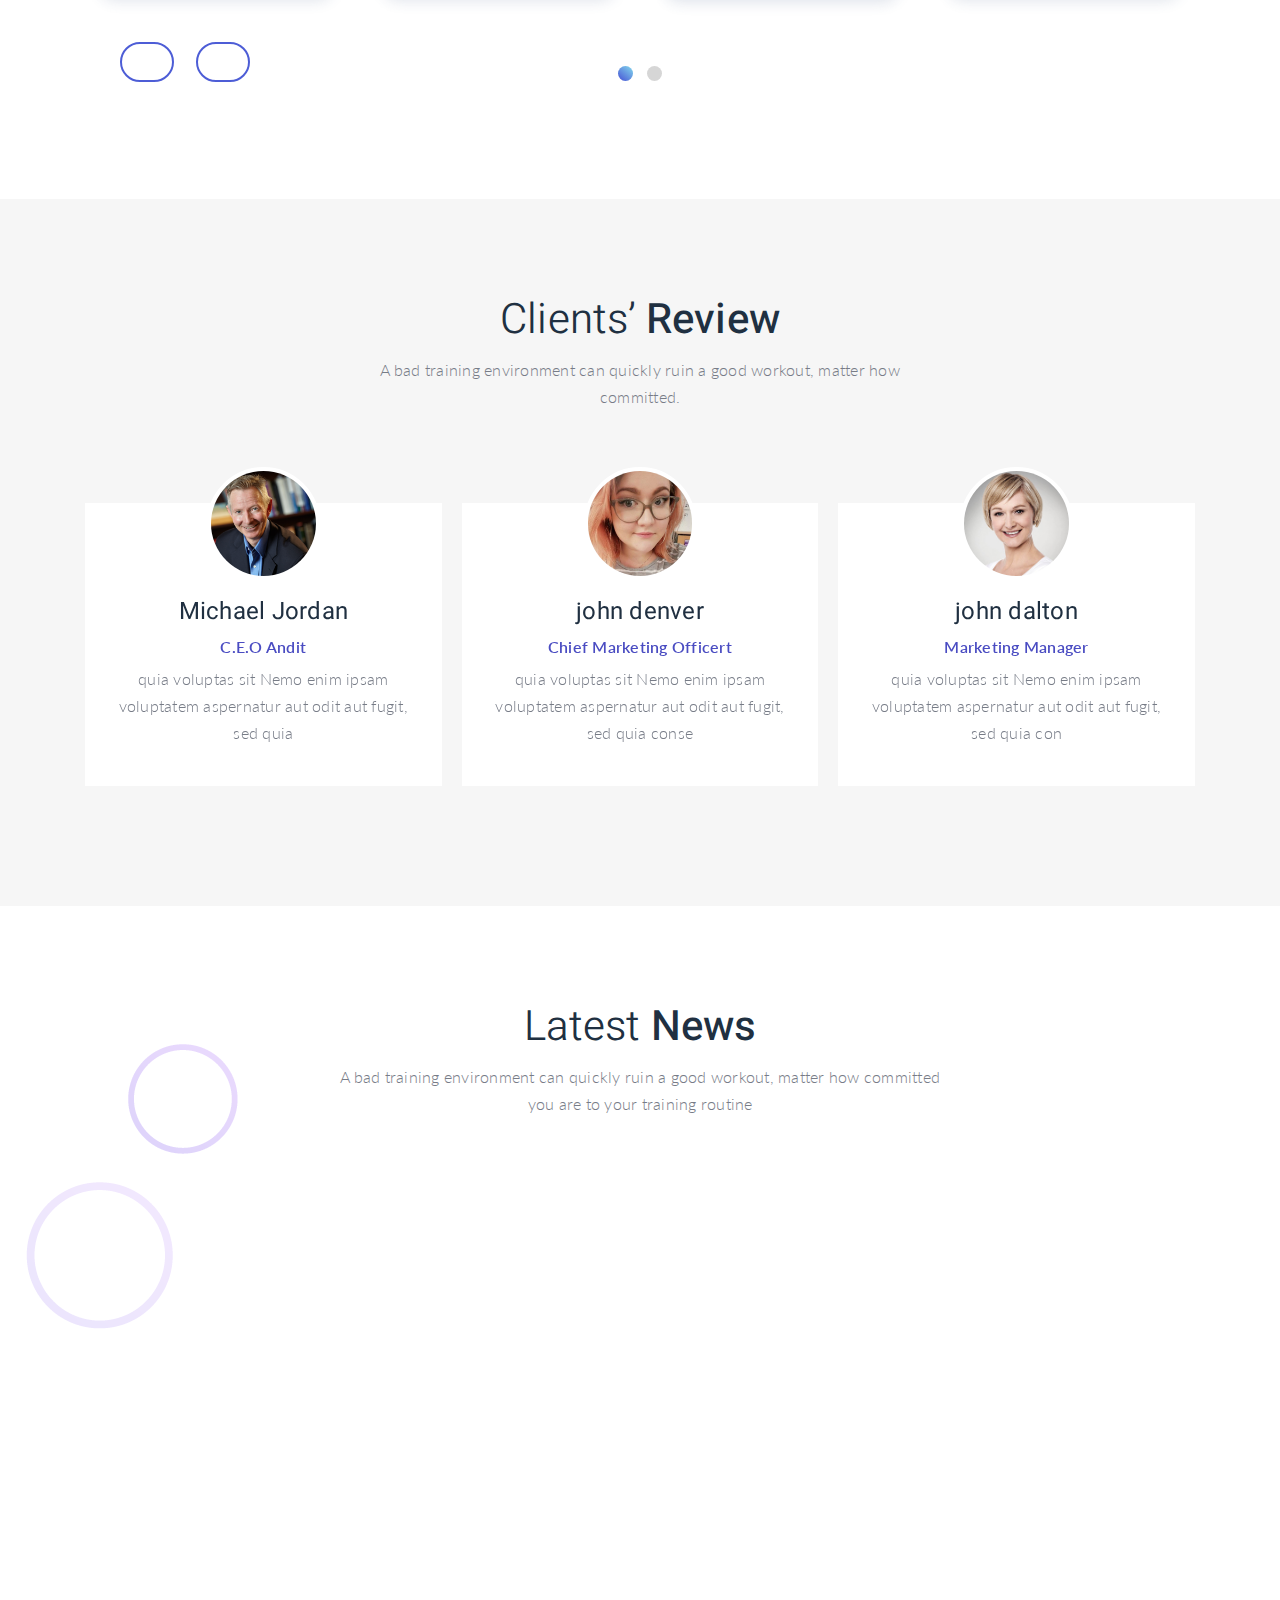
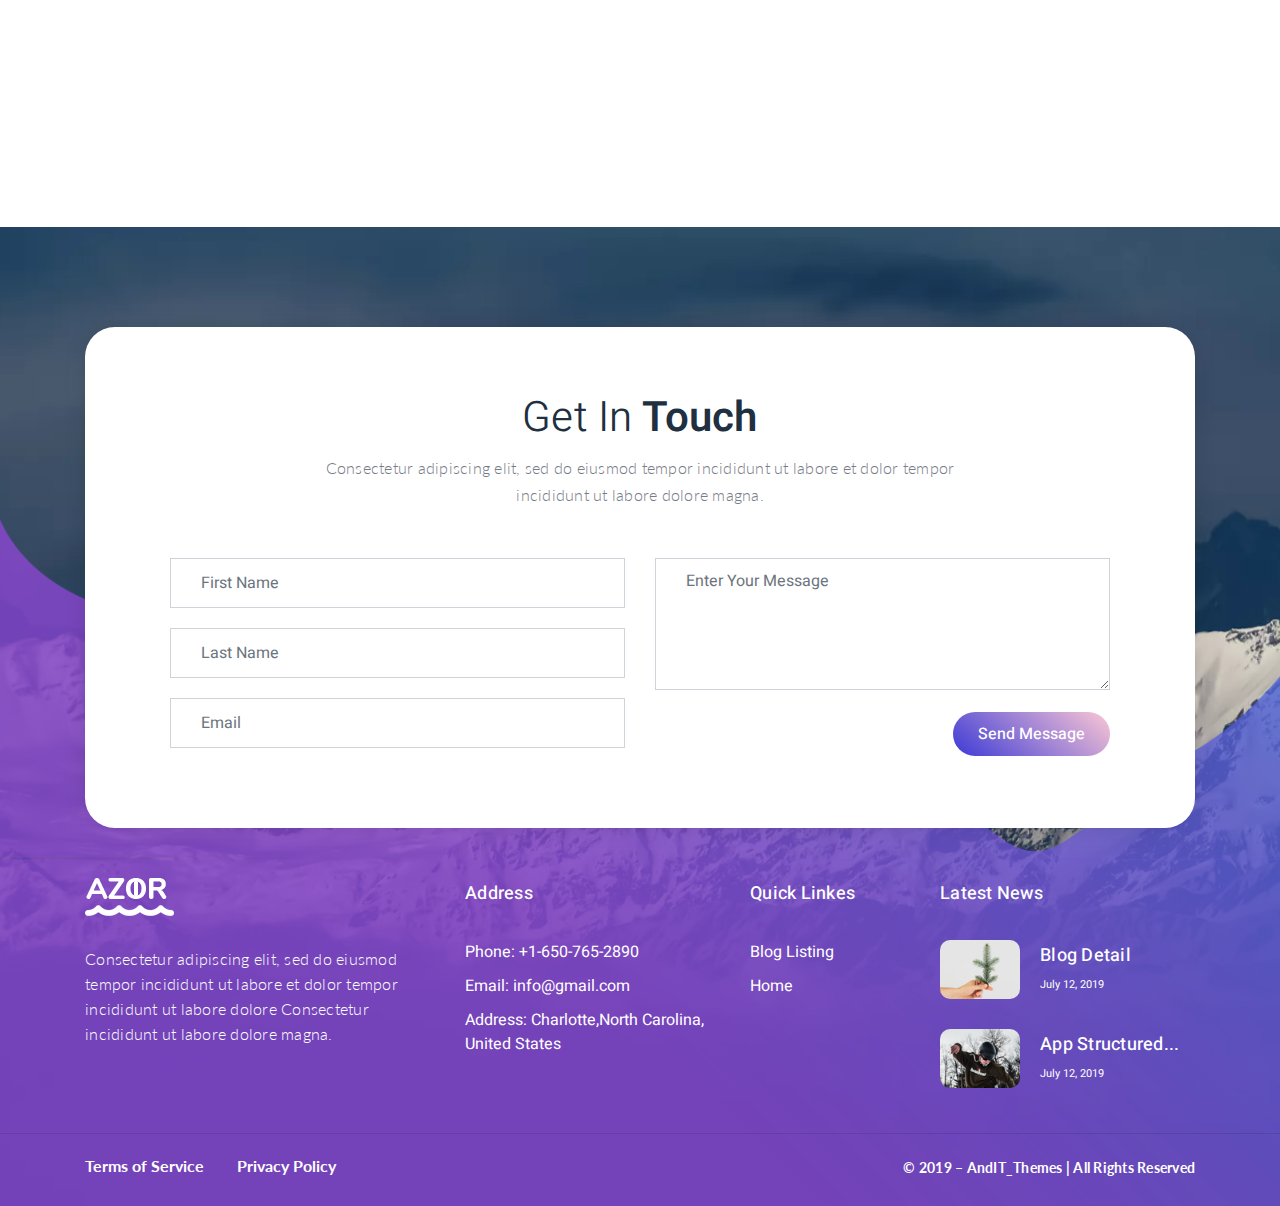
<file: demo/index-2.html>
<!DOCTYPE html>
<html lang="en" >


<head>
	<meta charset="UTF-8">
	<meta http-equiv="X-UA-Compatible" content="IE=edge">
	<meta name="viewport" content="width=device-width, initial-scale=1.0">
	<meta name="description" content="AND_IT - Freelancer 7 Page  HTML5 Template">
	<meta name="keywords" content="app landeing, sevenpage, clean, modern">
	<meta name="author" content="AND_IT">
	<!-- Title-->
	<title>Azor | App Landing pages HTML Templates</title>

	<!-- Css link-->
			<!--Favicon add-->
	<link rel="shortcut icon" type="image/gif" href="img/favicon.ico">
	<!-- Bootstrap-->
	<link rel="stylesheet" href="css/bootstrap.min.css">
	<link rel="stylesheet" href="css/bootstrap-grid.min.css">
	<!--Fontawesom -->
	<link rel="stylesheet" href="https://use.fontawesome.com/releases/v5.5.0/css/all.css" integrity="sha384-B4dIYHKNBt8Bc12p+WXckhzcICo0wtJAoU8YZTY5qE0Id1GSseTk6S+L3BlXeVIU" crossorigin="anonymous" />

	<!--Font Famely-->

	<!--Lato-->
	<link href="https://fonts.googleapis.com/css?family=Lato:300,400,700,900&display=swap" rel="stylesheet">
	<!-- Heebo-->
	<link href="https://fonts.googleapis.com/css?family=Heebo:100,300,400,500,700,800,900&display=swap" rel="stylesheet">

	<!-- owl-carousel -->
	<link rel="stylesheet" href="css/owl.carousel.min.css">
	<link rel="stylesheet" href="css/owl.theme.default.min.css">

	<!---magnific-popup -->
	<link rel="stylesheet" href="css/magnific-popup.css">

	<!-- Animate-->
	<link rel="stylesheet" href="css/animate.css">

	<!-- Custom css-->
	<link rel="stylesheet" href="css/style.css">

	<!-- Responsive css-->
	<link rel="stylesheet" href="css/responsive.css">


</head>

<body data-spy="scroll" data-target=".navbar" data-offset="65">
	<!--	preloder-->
	<div id="preloader">
		<div id="status"></div>
	</div>
	<!--end preloder-->
	<!-- Top navber-->

	<!-- Header area start-->
	<header id="top-header">
		<nav class="navbar navbar-expand-lg fixed-top">
			<div class="container">
				<a class="navbar-brand smooth-scroll" href="#banner-3"><img src="img/logo-2.png" alt="logo" class="animated pulse infinite"></a>
				<button class="navbar-toggler" type="button" data-toggle="collapse" data-target="#navbarSupportedContent" aria-controls="navbarSupportedContent" aria-expanded="false" aria-label="Toggle navigation">
					<span class="navbar-toggler-icon">
						<img src="img/logo/2.png" alt="">
					</span>
				</button>

				<div class="collapse navbar-collapse" id="navbarSupportedContent">
					<ul class="navbar-nav mr-auto">
						<li class="dropdown nav-item">
							<a class="dropbtn nav-link smooth-scroll" href="#banner-3">Home</a>
							<div class="dropdown-content">
								<a href="index.html">Home v1</a>
								<a href="index-2.html">Home v2</a>
								<a href="index-3.html">Home v3</a>
								<a href="index-4.html">Home v4</a>
								<a href="index-5.html">Home v5</a>
							</div>
						</li>

						<li class="nav-item">
							<a class="nav-link smooth-scroll" href="#choose-it-1">Features</a>
						</li>
						
							<li class="nav-item">
						<a class="nav-link smooth-scroll" href="#download">Download</a>
						</li>

						<li class="nav-item">
							<a class="nav-link smooth-scroll" href="#app-screen-1">Gallery</a>
						</li>
						<li class="nav-item">
							<a class="nav-link smooth-scroll" href="#testimonial-1">Reviews</a>
						</li>
						<li class="dropdown nav-item">
							<a class="dropbtn nav-link smooth-scroll" href="#Blog-1">Blog</a>
							<div class="dropdown-content">
								<a href="blog-single.html">Blog-Single</a>
								<a href="blog-classic.html">Blog-Classic</a>
							</div>
						</li>
						<li class="nav-item">
							<a class="nav-link smooth-scroll" href="#contact-1">Contact</a>
						</li>
					</ul>
					<!--navbar-->
				</div>
				<!--collapse-->
			</div>
		</nav>
		<!--nav-->
	</header>
	<!--top-header-->
	<!-- Header area end-->

	<!--Banner area start-->
	<section id="banner-3">
		<div class="banner-cover-2">
			<div class="container">
				<div class="row">
					<div class="col-lg-12 col-md-12 col-sm-12 col-12">
						<div class="banner-text-two">
							<h1>Make <span>creative landing</span> pages with <span>Azor</span></h1>
							<p>Perspiciatis unde omnis iste natus error sit voluptatem accusantium doloremque laudantium, totam rem aperia meaque ip</p>
							<div class="banner-btn-2">
								<a href="#" class="banner-btn-white btn">Get Star<span>ted</span></a>
							</div>
						</div>
					</div>
				</div>
			</div>
		</div>
	</section>
	<!--Banner area end-->


	<!--  Why choose it area start-->
	<section id="choose-it-1">
		<div class="shape-1">
			<img src="img/09.png" alt="img">
		</div>
		<div class="shape-2">
			<img src="img/08.png" alt="img">
		</div>
		<div class="shape-3">
			<img src="img/dot.png" alt="img">
		</div>
		<div class="choose-content-box">
			<div class="container">
				<div class="row">
					<div class="col-lg-12">
						<div class="heading-choose text-center">
							<h2>Why <span>Choose It</span></h2>
							<p>A bad training environment can quickly ruin a good workout, matter how committed you are to your training routine.</p>
						</div>
					</div>
				</div>
			</div>
			<div class="container">
				<div class="row">
					<div class="col-lg-4 col-md-6 col-sm-12 col-12">
						<div class="choose-wrapper">
							<div class="wrappwer-icon text-center">
								<img src="img/why/1.png" alt="icon">
							</div>
							<div class="choose-para text-center">
								<h3>Safe Platform</h3>
								<p>Fermentum magna non faucibus dignissim. Sed a venenatis mi, vel tempus neque. Fusce phare tra, diam in hendrerit.</p>
							</div>
						</div>
					</div>
					<div class="col-lg-4 col-md-6 col-sm-12 col-12">
						<div class="choose-wrapper">
							<div class="wrappwer-icon text-center">
								<img src="img/why/2.png" alt="icon">
							</div>
							<div class="choose-para text-center">
								<h3>Fast Loading</h3>
								<p>Fermentum magna non faucibus dignissim. Sed a venenatis mi, vel tempus neque. Fusce phare tra, diam in hendrerit.</p>
							</div>
						</div>
					</div>
					<div class="col-lg-4 col-md-6 col-sm-12 col-12">
						<div class="choose-wrapper">
							<div class="wrappwer-icon text-center">
								<img src="img/why/3.png" alt="icon">
							</div>
							<div class="choose-para text-center">
								<h3>Creative Design</h3>
								<p>Fermentum magna non faucibus dignissim. Sed a venenatis mi, vel tempus neque. Fusce phare tra, diam in hendrerit.</p>
							</div>
						</div>
					</div>
					<div class="col-lg-4 col-md-6 col-sm-12 col-12">
						<div class="choose-wrapper choose-mar-to">
							<div class="wrappwer-icon text-center">
								<img src="img/why/4.png" alt="icon">
							</div>
							<div class="choose-para text-center">
								<h3>Easy Customise</h3>
								<p>Fermentum magna non faucibus dignissim. Sed a venenatis mi, vel tempus neque. Fusce phare tra, diam in hendrerit.</p>
							</div>
						</div>
					</div>
					<div class="col-lg-4 col-md-6 col-sm-12 col-12">
						<div class="choose-wrapper choose-mar-to">
							<div class="wrappwer-icon text-center">
								<img src="img/why/5.png" alt="icon">
							</div>
							<div class="choose-para text-center">
								<h3>Smooth UI</h3>
								<p>Fermentum magna non faucibus dignissim. Sed a venenatis mi, vel tempus neque. Fusce phare tra, diam in hendrerit.</p>
							</div>
						</div>
					</div>
					<div class="col-lg-4 col-md-6 col-sm-12 col-12">
						<div class="choose-wrapper choose-mar-to">
							<div class="wrappwer-icon text-center">
								<img src="img/why/6.png" alt="icon">
							</div>
							<div class="choose-para text-center">
								<h3>Clean Code</h3>
								<p>Fermentum magna non faucibus dignissim. Sed a venenatis mi, vel tempus neque. Fusce phare tra, diam in hendrerit.</p>
							</div>
						</div>
					</div>
				</div>
			</div>
		</div>
	</section>
	<!--  Why choose it area end-->


	<!--veido section start-->
	<section class="custom-veido-2">
		<div class="vedio-cover">
			<div class="container">
				<div class="row">
					<div class="col-lg-12">
						<div class="img-with-video">
							<div class="img-wrap">
								<div class="hover video-pop">
									<a href="https://www.youtube.com/embed/Kb8CW3axqRE" class="video-play-btn  video-link"><i class="fas fa-play"></i></a>
								</div>
							</div>
						</div>
						<div class="video-text-1">
							<h3>Watch How It Works</h3>
						</div>
					</div>
				</div>
			</div>
		</div>
	</section>
	<!--veido section end-->

	<!-- Clean area start-->

	<section id="clean-2">
		<div class="container">
			<div class="content-clean">
				<h2>Clean & <span>Fresh Concept</span></h2>
				<p>A bad training environment can quickly ruin a good workout, matter how committed you are to your training routine.</p>
			</div>
			<div class="row">
				<div class="col-lg-4 col-md-6 col-sm-12 col-12">
					<div class="clean-item-2 d-flex">
						<div class="clean-item-2-icon">
							<div class="cl-ic-ma">
								<img src="img/icon-clean/1.png" alt="icon">
							</div>
						</div>
						<div class="clean-item-2-detals">
							<div class="clean-2-detals">
								<h3>Precise Location</h3>
								<p>ciatis unde omnis iste natus error sit voluptatem accus antium dolor</p>
							</div>
						</div>
					</div>
				</div>
				<div class="col-lg-4 col-md-6 col-sm-12 col-12">
					<div class="clean-item-2 d-flex">
						<div class="clean-item-2-icon">
							<div class="cl-ic-ma">
								<img src="img/icon-clean/2.png" alt="icon">
							</div>
						</div>
						<div class="clean-item-2-detals">
							<div class="clean-2-detals">
								<h3>Precise Location</h3>
								<p>ciatis unde omnis iste natus error sit voluptatem accus antium dolor</p>
							</div>
						</div>
					</div>
				</div>
				<div class="col-lg-4 col-md-6 col-sm-12 col-12">
					<div class="clean-item-2 d-flex res-top">
						<div class="clean-item-2-icon">
							<div class="cl-ic-ma">
								<img src="img/icon-clean/3.png" alt="icon">
							</div>
						</div>
						<div class="clean-item-2-detals">
							<div class="clean-2-detals">
								<h3>Precise Location</h3>
								<p>ciatis unde omnis iste natus error sit voluptatem accus antium dolor</p>
							</div>
						</div>
					</div>
				</div>
			</div>
		</div>
	</section>
	<!-- Clean area end-->

	<!-- Rice customers area start-->
	<section id="customer-2">
		<div class="shape-2">
			<img src="img/08.png" alt="">
		</div>
		<div class="shape-3">
			<img src="img/dot.png" alt="">
		</div>
		<div class="container">
			<div class="row">
				<div class="col-lg-6 col-md-6 colsm-12 col-12">
					<div class="customers-img wow zoomIn" data-wow-duration="2s">
						<img src="img/resize3.png" alt="img">
					</div>
				</div>
				<div class="col-lg-6 col-md-6 colsm-12 col-12">
					<div class="customer-details">
						<div class="customer-1">
							<h2>Rich <span>Customization</span></h2>
							<p>A bad training environment can quickly ruin a good workout, matter how committed you are to your training routine. Goals are great, we all want gains and the positives that come along with them.</p>
						</div>
						<div class="rice-item">
							<ul>
								<li><i class="fas fa-check-circle"></i>Rhoncus eget adipiscing etiam arcu aliquam ridiculus</li>
								<li><i class="fas fa-check-circle"></i>Eleifend veni dapibus aenean cras</li>
								<li><i class="fas fa-check-circle"></i>Ante amet vitae vulputate odio nulla vel pretiums</li>
							</ul>
						</div>
					</div>
				</div>
			</div>
			<div class="row rice-top">
				<div class="col-lg-6 col-md-6 col-sm-12 col-12">
					<div class="customer-details-2 d-fead">
						<div class="customer-1">
							<h2>Premium <span>Features</span></h2>
							<p>A bad training environment can quickly ruin a good workout, matter how committed you are to your training routine. Goals are great, we all want gains and the positives that come along with them.</p>
						</div>
					</div>
				</div>
				<div class="col-lg-6 col-md-6 col-sm-12 col-12">
					<div class="customers-img wow zoomIn" data-wow-duration="2s">
						<img src="img/resize4.png" alt="img">
					</div>
				</div>
				<div class="col-lg-6 col-md-6 col-sm-12 col-12">
					<div class="customer-details-2 d-nono">
						<div class="customer-1">
							<h2>Premium <span>Features</span></h2>
							<p>A bad training environment can quickly ruin a good workout, matter how committed you are to your training routine. Goals are great, we all want gains and the positives that come along with them.</p>
						</div>
					</div>
				</div>
			</div>
		</div>
	</section>
	<!-- Rice customers area end-->

	<!-- Downloads area start-->
	<section id="download">
		<div class="container">
			<div class="row">
				<div class="col-lg-5 col-md-6 col-sm-6 col-12">
					<div class="dow-img wow fadeIn" data-wow-duration="3s">
						<img src="img/mob.png" alt="img">
					</div>
				</div>
				<div class="col-lg-7 col-md-6 col-sm-6 col-12">
					<div class="app-for-downl">
						<h2>App <span>of the year</span></h2>
						<p>A bad training environment can quickly ruin a good workout, matter how committed you are to your training routine.</p>
						<a href="#"><img src="img/do.png" alt="img"></a>
						<a href="#"><img src="img/ap.png" alt="img"></a>
					</div>
				</div>
			</div>
		</div>
	</section>
	<!-- Downloads area end-->

	<!-- app screen short strat-->
	<section id="app-screen-1">
		<div class="container">
			<div class="row">
				<div class="col-lg-5 col-md-12 col-sm-12 col-12">
					<div class="app-screen-heading">
						<h2>App <span>Interface</span></h2>
					</div>
				</div>
				<div class="col-lg-7 col-md-12 col-sm-12 col-12">
					<div class="app-screen-para">
						<p>A bad training environment can quickly ruin a good workout, matter how committed you are to your training routine. Goals are great, we all want gains and the positives that come along with them.</p>
					</div>
				</div>
			</div>
			<div class="row">
				<div class="col-lg-12">
					<div class="app-slide-wprapper  owl-carousel owl-theme">
						<img src="img/mobile-img/1.png" alt="img">
						<img src="img/mobile-img/2.png" alt="img">
						<img src="img/mobile-img/3.png" alt="img">
						<img src="img/mobile-img/4.png" alt="img">
						<img src="img/mobile-img/1.png" alt="img">
						<img src="img/mobile-img/2.png" alt="img">
						<img src="img/mobile-img/3.png" alt="img">
						<img src="img/mobile-img/4.png" alt="img">
					</div>
				</div>
			</div>
		</div>
	</section>
	<!-- app screen short end-->


	<!-- testimonial  area start-->
	<section id="testimonial-1">
			<div class="container">
				<div class="row">
					<div class="col-lg-12  col-md-12 col-sm-12 col-12">
						<div class="testmoinal-heading text-center">
							<h2>Clients’ <span>Review</span></h2>
							<p>A bad training environment can quickly ruin a good workout, matter how committed.</p>
						</div>
					</div>
				</div>
				<div class="test-slider owl-carousel owl-theme">
					<div class="tes-1-cli">
						<div class="img-tes ">
							<img src="img/testmonial/1.png" alt="">
						</div>
						<div class="test-det text-center">
							<h4>Michael Jordan</h4>
							<p class="test-p-p">C.E.O Andit</p>
							<p>quia voluptas sit Nemo enim ipsam voluptatem aspernatur aut odit aut fugit, sed quia</p>
						</div>
					</div>
					<div class="tes-1-cli">
						<div class="img-tes">
							<img src="img/testmonial/2.jpg" alt="">
						</div>
						<div class="test-det text-center">
							<h4>john denver</h4>
								<p class="test-p-p">Chief Marketing Officert</p>
								
							<p>quia voluptas sit Nemo enim ipsam voluptatem aspernatur aut odit aut fugit, sed quia conse</p>
						</div>
					</div>
					<div class="tes-1-cli">
						<div class="img-tes">
							<img src="img/testmonial/4.jpg" alt="">
						</div>
						<div class="test-det text-center">
							<h4>john dalton</h4>
								<p class="test-p-p">Marketing Manager</p>
								
							
							<p>quia voluptas sit Nemo enim ipsam voluptatem aspernatur aut odit aut fugit, sed quia con</p>
						</div>
					</div>
				</div>
			</div>
		</section>
	<!-- testimonial  area end-->

	
	<!-- Blog area start-->
	<section id="Blog-1">
	<div class="shape-1">
			<img src="img/09.png" alt="">
		</div>
		<div class="shape-2">
			<img src="img/08.png" alt="">
		</div>
		<div class="container">
			<div class="row">
				<div class="col-lg-12 col-md-12 col-sm-12 col-12">
					<div class="blog-1-heading text-center">
						<h2>Latest <span>News</span></h2>
						<p>A bad training environment can quickly ruin a good workout, matter how committed you are to your training routine</p>
					</div>
				</div>
			</div>
			<div class="row">
				<div class="col-lg-4 col-md-6 col-sm-12 col-12">
					<div class="blog-wrapper bl-az-top wow fadeIn" data-wow-duration="1s">
						<div class="blog-img-1">
							<a href="blog-classic.html"><img src="img/blog/1.png" alt="img"></a>
						</div>
						<div class="blog-para">
							<h4><a href="blog-classic.html">White Send of The Desert Discovery</a></h4>
							<ul class="blog-comment d-flex">
								<li><i class="fas fa-user"></i>By:<a href="#">Admin</a></li>
								<li><i class="far fa-clock"></i>25/12/2019</li>
							<li><span><a href="#"><i class="fas fa-comments"></i>5</a></span></li>
							</ul>
							<hr>
							<p>The standard chunk of Lorem Ipsum used since the 1500s is reproduced below for those interested</p>
						</div>
						<div class="blog-read d-flex justify-content-between">
							<div class="read-icon">
								<a href="#"><span>Read More</span>
								<i class="fas fa-angle-double-right"></i></a>
							</div>
						</div>
					</div>
				</div>
				<div class="col-lg-4 col-md-6 col-sm-12 col-12">
					<div class="blog-wrapper bl-az-top wow fadeIn" data-wow-duration="2s">
						<div class="blog-img-1">
							<a href="blog-classic.html"><img src="img/blog/2.png" alt="img"></a>
						</div>
						<div class="blog-para">
							<h4><a href="blog-classic.html">Here's What Instagram Ads Will Look Like</a></h4>
							<ul class="blog-comment d-flex">
									<li><i class="fas fa-user"></i>By:<a href="#">Admin</a></li>
								<li><i class="far fa-clock"></i>25/12/2019</li>
							<li><span><a href="#"><i class="fas fa-comments"></i>5</a></span></li>
							</ul>
							<hr>
							<p>Richard McClintock, a Latin professor at Hampden-Sydney College in Virginia, looked up one of </p>
						</div>
						<div class="blog-read d-flex justify-content-between">
							<div class="read-icon">
								<a href="#"><span>Read More</span>
								<i class="fas fa-angle-double-right"></i></a>
							</div>
						</div>
					</div>
				</div>
				<div class="col-lg-4 col-md-6 col-sm-12 col-12">
					<div class="blog-wrapper bl-az-top wow fadeIn" data-wow-duration="3s">
						<div class="blog-img-1">
							<a href="blog-classic.html"><img src="img/blog/3.png" alt="img"></a>
						</div>
						<div class="blog-para">
							<h4><a href="blog-classic.html">Best Surfing Spots for Beginners And Advanced</a></h4>
							<ul class="blog-comment d-flex">
								<li><i class="fas fa-user"></i>By:<a href="#">Admin</a></li>
								<li><i class="far fa-clock"></i>25/12/2019</li>
							<li><span><a href="#"><i class="fas fa-comments"></i>5</a></span></li>
							</ul>
							<hr>
							<p>Contrary to popular belief, Lorem Ipsum is not simply random text. It has roots in a piece .</p>
						</div>
						<div class="blog-read d-flex justify-content-between">
							<div class="read-icon">
								<a href="#"><span>Read More</span>
								<i class="fas fa-angle-double-right"></i></a>
							</div>
						</div>
					</div>
				</div>
				<div class="col-lg-4 col-md-6 col-sm-12 col-12">
					<div class="blog-wrapper bl-az-top not-show wow fadeIn delay-2s">
						<div class="blog-img-1">
							<a href="blog-classic.html"><img src="img/blog/2.png" alt="img"></a>
						</div>
						<div class="blog-para">
							<h4><a href="blog-classic.html">Best Surfing Spots for Beginners And Advanced</a></h4>
							<ul class="blog-comment d-flex">
								<li><i class="fas fa-user"></i>By:<a href="#">Admin</a></li>
								<li><i class="far fa-clock"></i>25/12/2019</li>
							<li><span><a href="#"><i class="fas fa-comments"></i>5</a></span></li>
							</ul>
							<hr>
							<p>Ed quia non numquam eius modi tempora incidunt ut labore et dolore magn. Am aliquam quaerat voluptatem..</p>
						</div>
						<div class="blog-read d-flex justify-content-between">
							<div class="read-icon">
								<a href="#"><span>Read More</span>
								<i class="fas fa-angle-double-right"></i></a>
							</div>
						</div>
					</div>
				</div>
			</div>
		</div>
	</section>
	<!-- Blog area send-->

	<!-- contact area start-->
	<section id="contact-1">
		<div class="container">
			<div class="contact-wrapper">
				<div class="row">
					<div class="col-lg-12 col-md-12 col-sm-12 col-12">
						<div class="contact-heading text-center">
							<h2>Get In <span>Touch</span></h2>
							<p>Consectetur adipiscing elit, sed do eiusmod tempor incididunt ut labore et dolor tempor incididunt ut labore dolore magna.</p>
						</div>
					</div>
				</div>
				<div class="row">
					<div class="col-lg-6 col-md-6 col-sm-12 col-12">
						<div class="contact-form-1">
							<form id="contact-us-form">
								<div class="row">
									<div class="col-lg-12 col-md-12 col-sm-12 col-12">
										<div class="form-group">
											<input type="text" class="form-control" id="name" required placeholder="First Name">
										</div>
									</div>
									<div class="col-lg-12 col-md-12 col-sm-12 col-12">
										<!--form-group end-->
										<div class="form-group">
											<input type="text" class="form-control" id="l-name" required placeholder="Last Name">
										</div>
										<!--form-group end-->
									</div>
									<div class="col-lg-12 col-md-12 col-sm-12 col-12">
										<!--form-group end-->
										<div class="form-group">
											<input type="text" class="form-control" id="email" required placeholder="Email">
										</div>
										<!--form-group end-->
									</div>

									<div class="sending-gif" style="display: none">
										<img src="img/loading.gif" alt="send-gif">
									</div>
								</div>
							</form>
							<div class="success-msg alert alert-success" style="display: none;">
								<strong>Success!</strong> Email Send Succesfully.
							</div>
						</div>
					</div>
					<div class="col-lg-6 col-md-6 col-sm-12 col-12">
					<div class="contact-form-1">
							<div class="form-group message-area">
								<textarea rows="5" class="form-control" id="message" required placeholder="Enter Your Message"></textarea>
							</div>
						</div>
						<div class="submit-btn">
							<a href="#" class="btn-play-stro contactsuccess">Send Message</a>
						</div>
					</div>
				</div>
			</div>
			<div class="row">
				<div class="col-lg-4 col-md-6 col-sm-6 col-12">
					<div class="firs-info-con ma-to-fo">
						<div class="log0-fot">
							<img src="img/logo-2.png" alt="img">
						</div>
						<div class="des-fo">
							<p>Consectetur adipiscing elit, sed do eiusmod tempor incididunt ut labore et dolor tempor incididunt ut labore dolore Consectetur incididunt ut labore dolore magna.</p>
						</div>
						<div class="font-icon">
							<a href="#"><i class="fab fa-facebook-f"></i></a>
							<a href="#"><i class="fab fa-twitter"></i></a>
							<a href="#"><i class="fab fa-linkedin-in"></i></a>
							<a href="#"><i class="fab fa-instagram"></i></a>
						</div>
					</div>
				</div>
				<div class="col-lg-3 col-md-6 col-sm-6 col-12">
					<div class="add-ress-info ma-to-fo">
						<h4>Address</h4>
						<ul>
							<li>Phone: <a href="#">+1-650-765-2890</a></li>
							<li>Email: <a href="#">info@gmail.com</a></li>
							<li>Address: <a href="#">Charlotte,North Carolina, United States</a></li>
						</ul>
					</div>
				</div>
				<div class="col-lg-2 col-md-6 col-sm-6 col-12">
					<div class="add-ress-info ma-to-fo">
						<h4>Quick Linkes</h4>
						<ul>
							<li><a href="#">Blog Listing</a></li>
							<li> <a href="#">Home</a></li>
						</ul>
					</div>
				</div>
				<div class="col-lg-3 col-md-6 col-sm-6 col-12">
					<div class="blog-list-fot ma-to-fo">
						<h4>Latest News</h4>
						<div class="blo-ite-fo d-flex">
							<div class="bl-img-fo">
								<a href="blog-single.html"><img src="img/blog-1.png" alt="img"></a>
							</div>
							<div class="blog-fo-de">
								<h4><a href="blog-single.html">Blog Detail</a></h4>
								<span>July 12, 2019</span>
							</div>
						</div>
						<div class="blo-ite-fo d-flex">
							<div class="bl-img-fo">
								<a href="blog-single.html"><img src="img/blog-2.png" alt="img"></a>
							</div>
							<div class="blog-fo-de">
								<h4><a href="blog-single.html">App Structured...</a></h4>
								<span>July 12, 2019</span>
							</div>
						</div>
					</div>
				</div>
			</div>
		</div>
		<hr>
		<div class="container">
			<div class="row">
				<div class="col-lg-6 col-md-6 col-sm-6 col-12">
						<div class="footer-menu">
							<ul class="d-flex">
								<li class="li-right">
									<a href="#">Terms of Service  </a>
								</li>
								<li>
									<a href="#"> Privacy Policy </a>
								</li>
							</ul>
						</div>
					</div>
					<div class="col-lg-6 col-md-6 col-sm-6 col-12">
					<div class="copy-right">
						<p>© 2019 – AndIT_Themes | All Rights Reserved</p>
					</div>
				</div>
			</div>
		</div>
	</section>
	<!-- contact area end-->



	<!-- BAck to top start-->
	<div class="back-to-top">
		<a href="#banner-3" id="back-to-top-btn" class="back-btn-1 smooth-scroll" role="button">
			<i class="fas fa-angle-double-up"></i>
		</a>
	</div>
	<!-- BAck to top end-->

	<!-- Jquery-->
	<script src="js/jquery-3.3.1.min.js"></script>

	<!-- Bootstrap js-->
	<script src="js/bootstrap.min.js"></script>

	<!-- Owl-carousel-->
	<script src="js/owl.carousel.min.js"></script>

	<!-- Side nav-->
	<script src="js/sidebar-jquery.js"></script>

	<!-- easing-->
	<script src="js/jquery.easing.1.3.min.js"></script>

	<!-- Wow-->
	<script src="js/wow.min.js"></script>

	<!-- Modernizr-->
	<script src="js/modernizr.js"></script>
	
	<!-- testmoinal-->
	<script src="js/testmoinal.js"></script>
	
	<!-- contact-->
	<script src="js/contact.js"></script>

	<!-- Custom js-->
	<script src="js/main.js"></script>
	
</body>
</html>
</file>
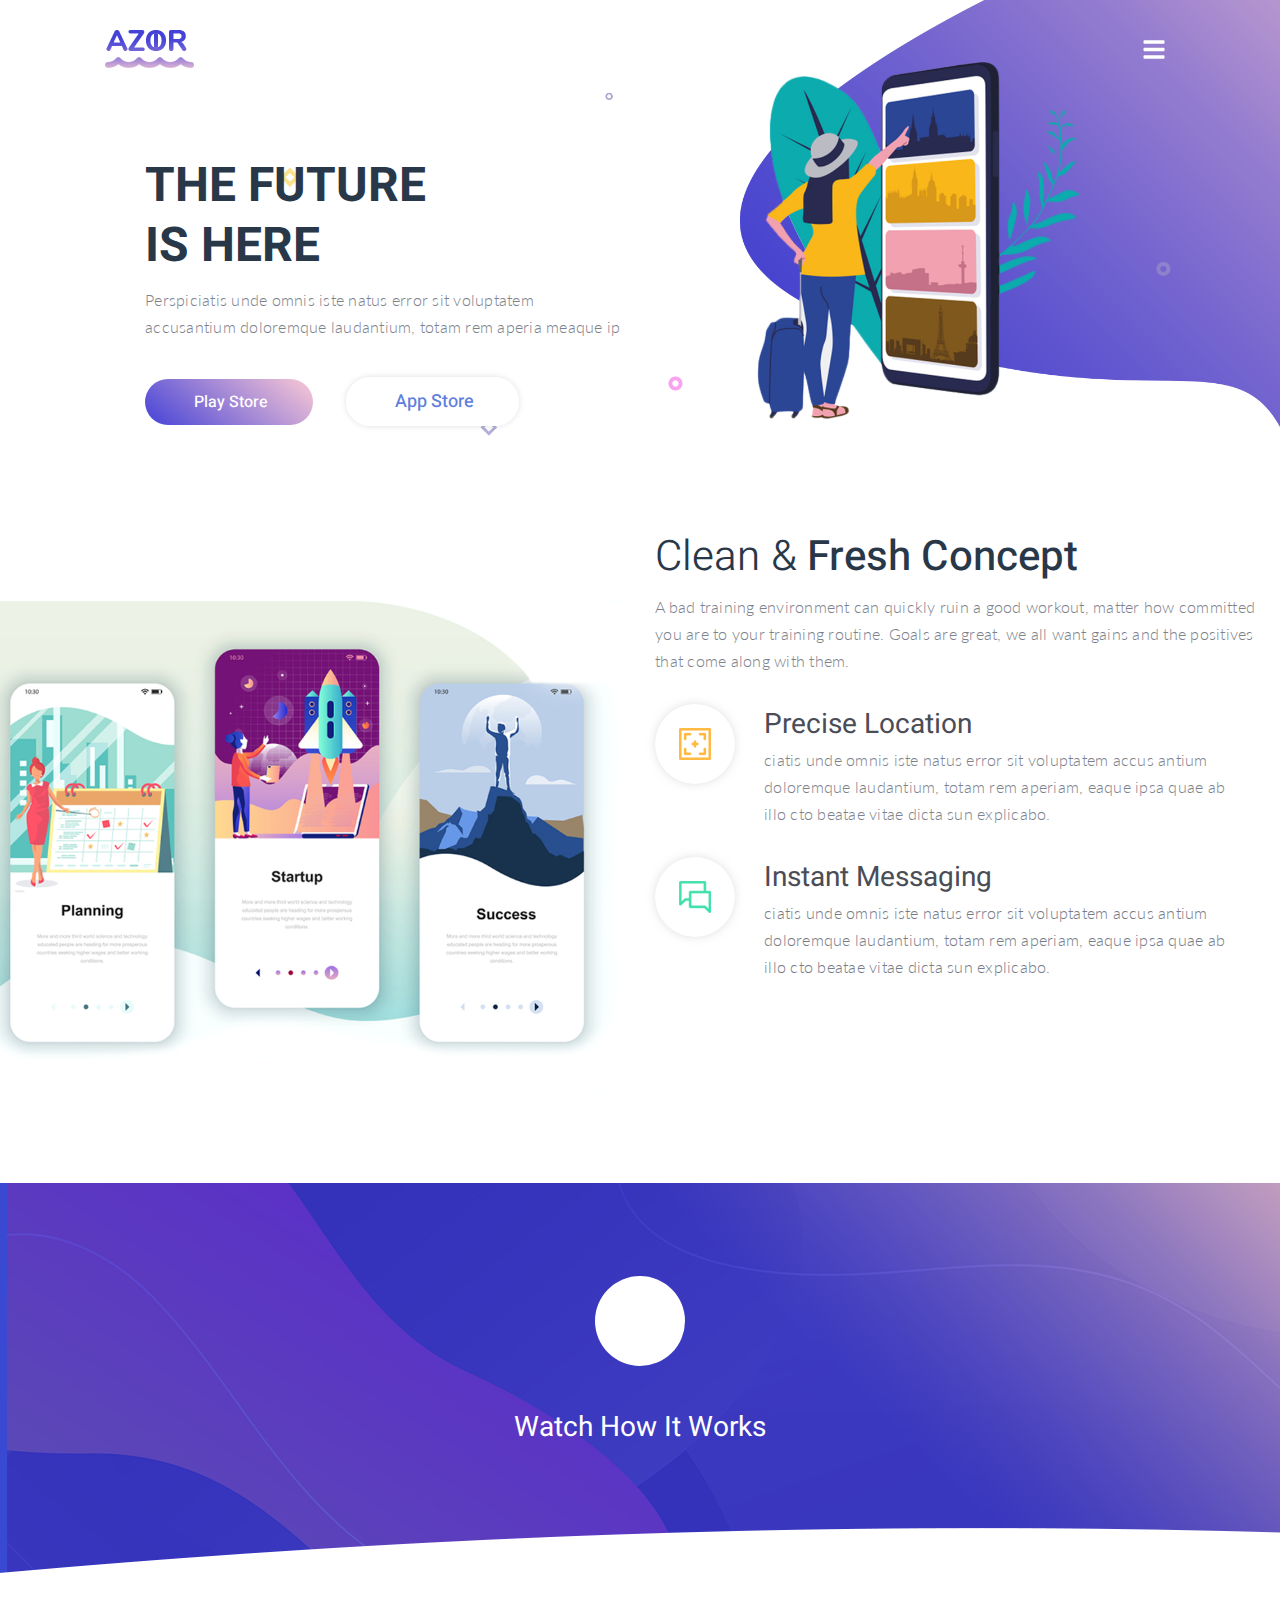
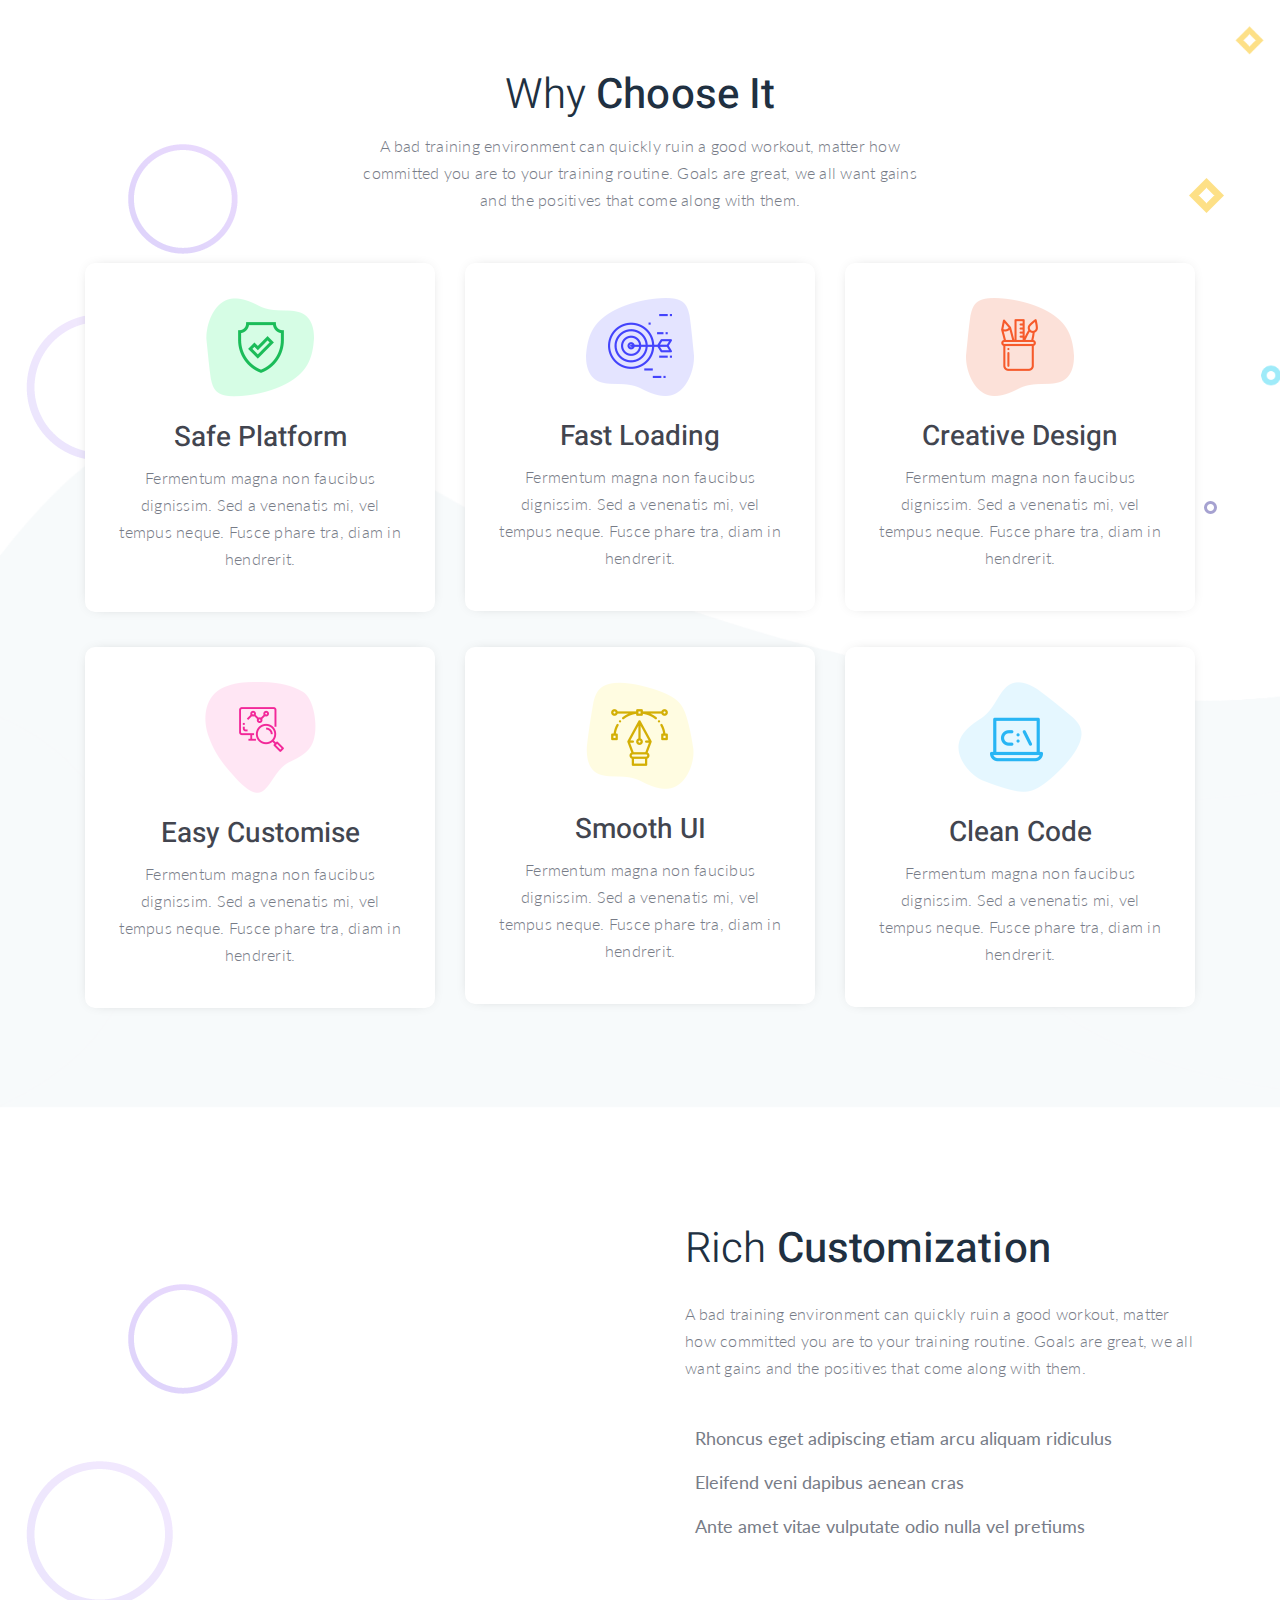
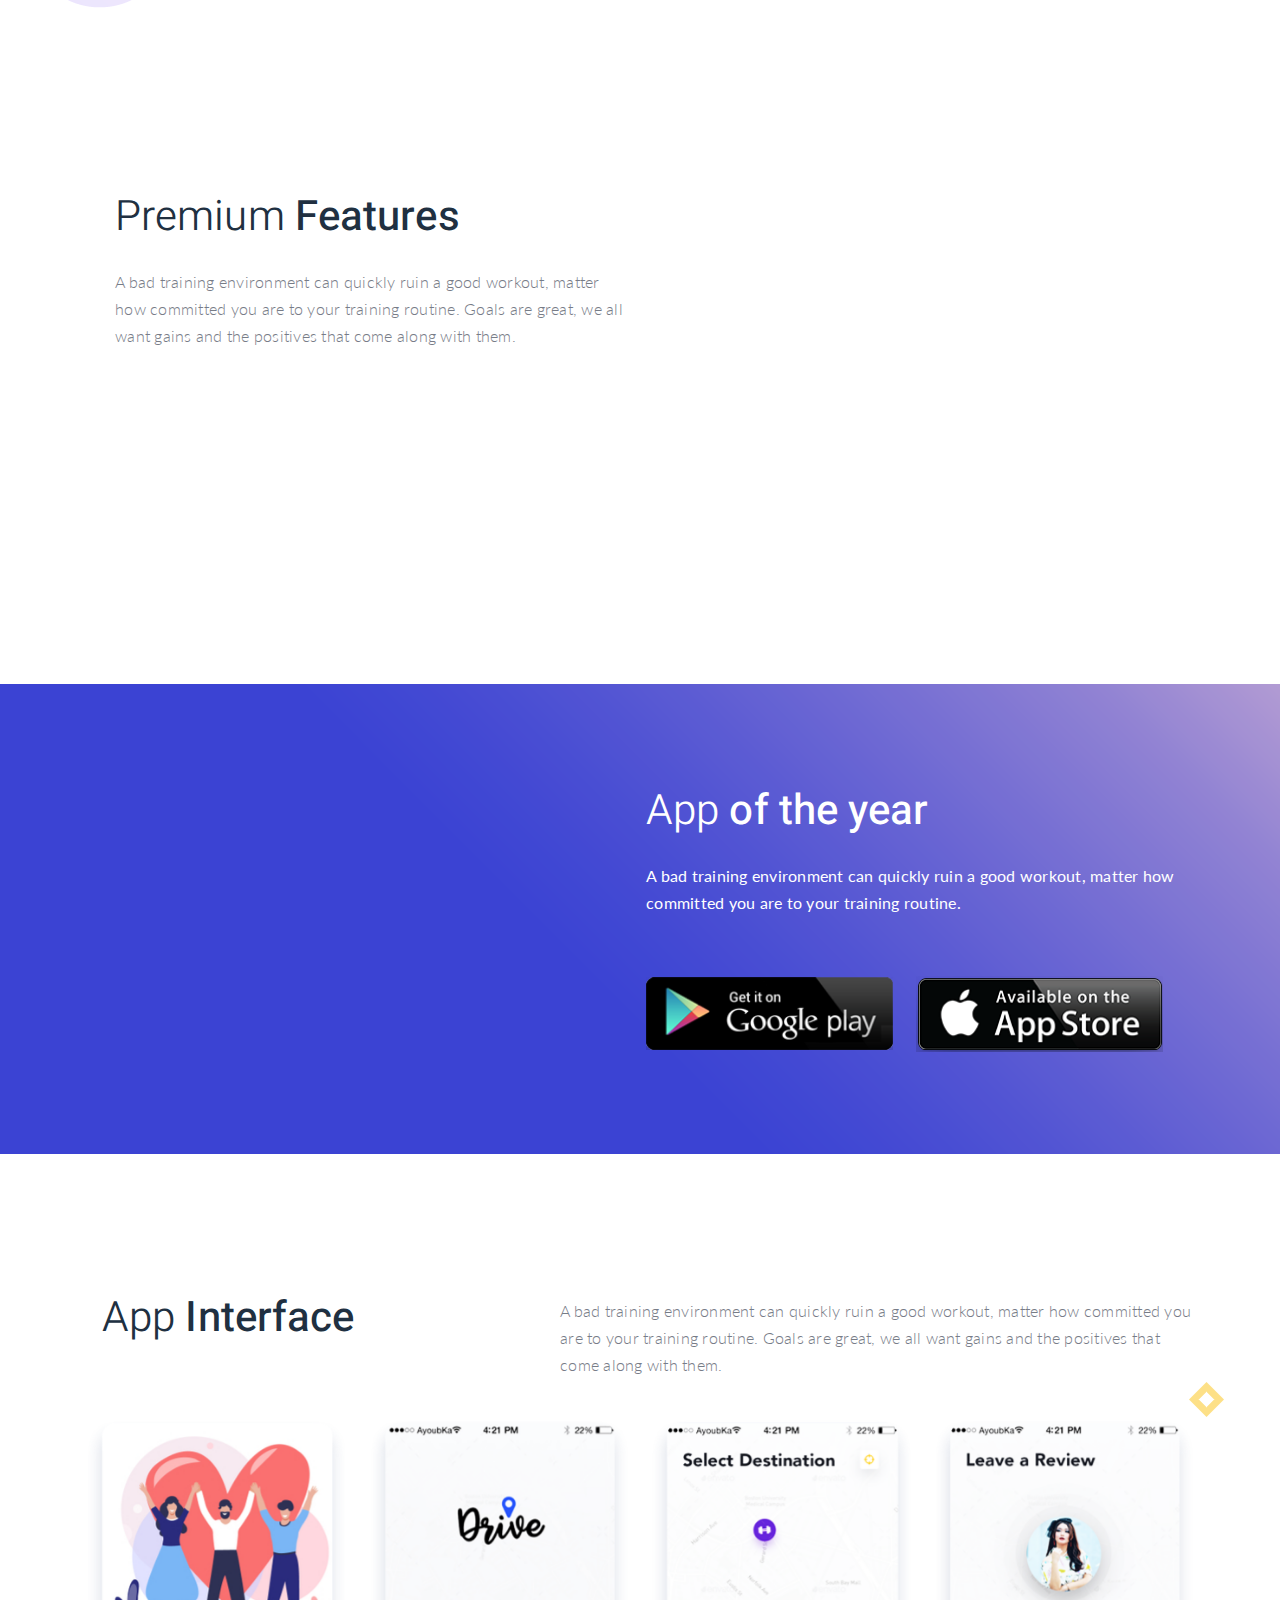
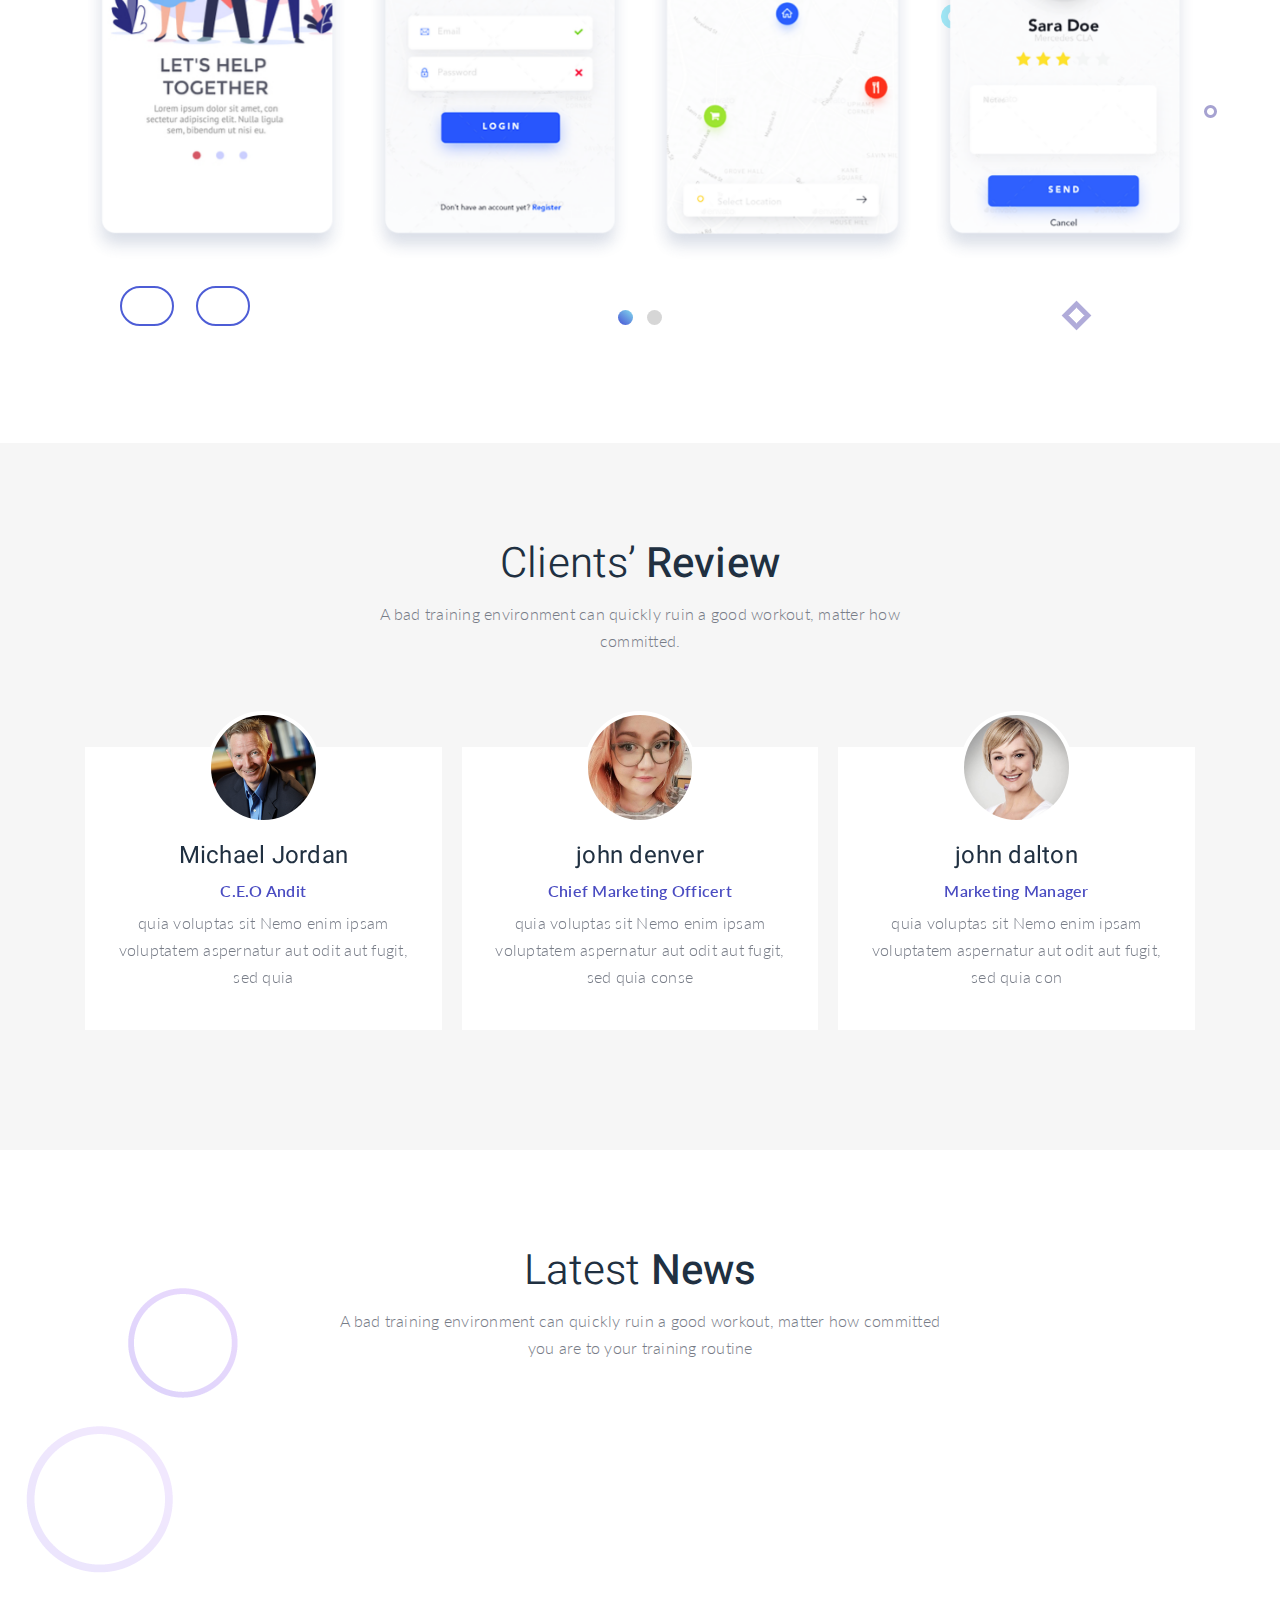
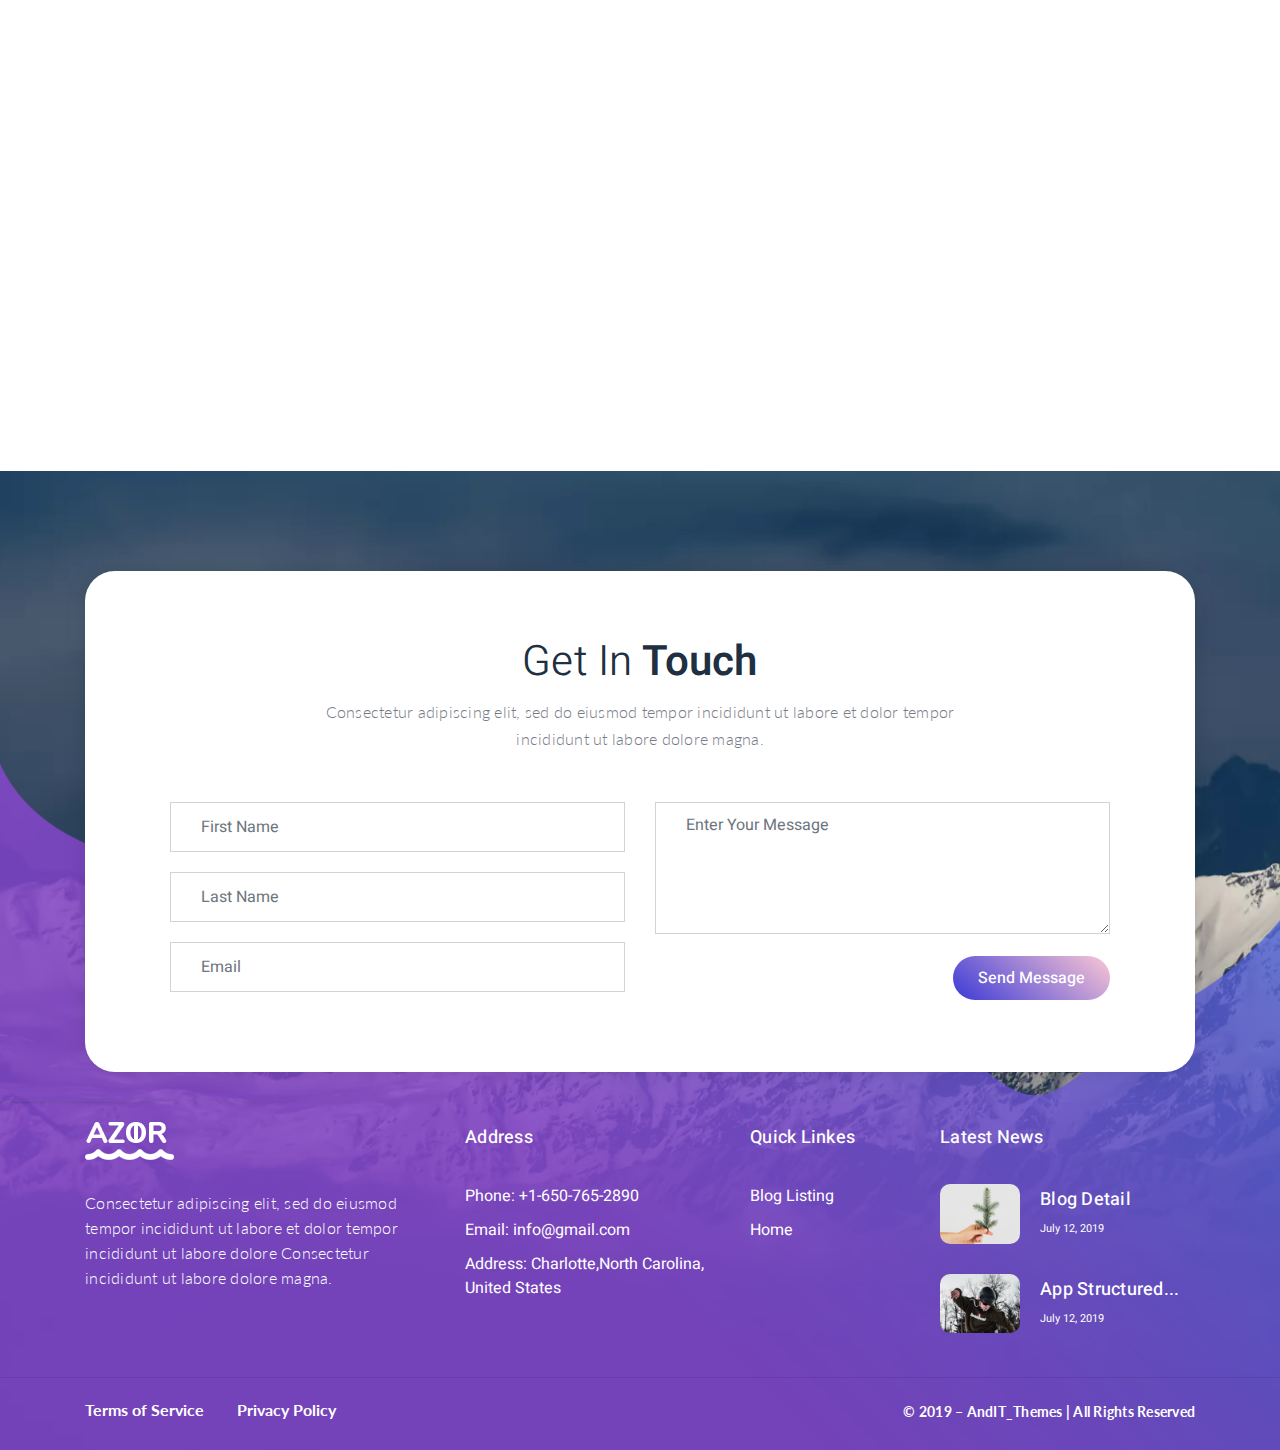
<file: demo/index-3.html>
<!DOCTYPE html>

<html lang="en" >


<head>
	<meta charset="UTF-8">
	<meta http-equiv="X-UA-Compatible" content="IE=edge">
	<meta name="viewport" content="width=device-width, initial-scale=1.0">
	<meta name="description" content="AND_IT - Freelancer 7 Page  HTML5 Template">
	<meta name="keywords" content="app landeing, sevenpage, clean, modern">
	<meta name="author" content="AND_IT">
	<!-- Title-->
	<title>Azor | App Landing pages HTML Templates</title>

	<!-- Css link-->
			<!--Favicon add-->
	<link rel="shortcut icon" type="image/gif" href="img/favicon.ico">
	<!-- Bootstrap-->
	<link rel="stylesheet" href="css/bootstrap.min.css">
	<link rel="stylesheet" href="css/bootstrap-grid.min.css">
	<!--Fontawesom -->
	<link rel="stylesheet" href="https://use.fontawesome.com/releases/v5.5.0/css/all.css" integrity="sha384-B4dIYHKNBt8Bc12p+WXckhzcICo0wtJAoU8YZTY5qE0Id1GSseTk6S+L3BlXeVIU" crossorigin="anonymous" />

	<!--Font Famely-->

	<!--Lato-->
	<link href="https://fonts.googleapis.com/css?family=Lato:300,400,700,900&display=swap" rel="stylesheet">
	<!-- Heebo-->
	<link href="https://fonts.googleapis.com/css?family=Heebo:100,300,400,500,700,800,900&display=swap" rel="stylesheet">

	<!-- owl-carousel -->
	<link rel="stylesheet" href="css/owl.carousel.min.css">
	<link rel="stylesheet" href="css/owl.theme.default.min.css">

	<!---magnific-popup -->
	<link rel="stylesheet" href="css/magnific-popup.css">

	<!-- Animate-->
	<link rel="stylesheet" href="css/animate.css">

	<!-- Custom css-->
	<link rel="stylesheet" href="css/style.css">

	<!-- Responsive css-->
	<link rel="stylesheet" href="css/responsive.css">

</head>

<body data-spy="scroll" data-target=".navbar" data-offset="65">
	<!--	preloder-->
	<div id="preloader">
		<div id="status"></div>
	</div>
	<!--end preloder-->

	<!-- Top navber-->
	<!-- Header area start-->
	<header id="home-one-nav">
		<nav class="navbar navbar-expand-lg navbar-light home-one fixed-top">
			<div class="container">
				<div class="navbar-collapse home-one-cols">
					<div class="azor-logo">
						<a href=""><img src="img/logo/1.png" alt="Responsive image" class="animated pulse infinite"></a>
					</div>
					<div id="mySidebar" class="sidebar">
						<a class="smooth-scroll closebtn" href="javascript:void(0)" onclick="closeNav()">×</a>
						<div class="dropdown-1">
							<a class="dropbtnsmooth-scroll" href="#banner-1">Home</a>
							<div class="dropdown-content-1">
								<a href="index.html">Home v1</a>
								<a href="index-2.html">Home v2</a>
								<a href="index-3.html">Home v3</a>
								<a href="index-4.html">Home v4</a>
								<a href="index-5.html">Home v5</a>
							</div>
						</div>
						<a class="smooth-scroll" href="#clean-1">Features</a>
						<a class="smooth-scroll" href="#download">Download</a>
						<a class="smooth-scroll" href="#app-screen-1">Gallery</a>
						<a class="smooth-scroll" href="#testimonial-1">Reviews</a>
						<div class="dropdown-1">
							<a class="dropbtnsmooth-scroll" href="#banner-1">Blog</a>
							<div class="dropdown-content-1">
								<a href="blog-single.html">Blog-Single</a>
								<a href="blog-classic.html">Blog-Classic</a>
							</div>
						</div>
						<a class="smooth-scroll" href="#contact-1">Contact</a>
					</div>
					<div id="main-side-bar">
						<a class="openbtn" onclick="openNav()"><img src="img/logo/2.png" alt=""></a>
					</div>
				</div>
			</div>
		</nav>
	</header>
	<!-- Header area end-->

	<!--Banner area start-->
	<section id="banner-1">
		<div class="banner-cover">
			<div class="container">
				<div class="row">
					<div class="col-lg-6 col-md-12 col-sm-12 col-12">
						<div class="banner-text-one">
							<h1>The Future IS Here</h1>
							<p>Perspiciatis unde omnis iste natus error sit voluptatem accusantium doloremque laudantium, totam rem aperia meaque ip</p>
							<div class="banner-btn-1">
								<a href="#" class=" btn-play-stro"><i class="fab fa-google-play play-icon"></i>Play Store</a>
								<a href="#" class="btn-with mar-left"><i class="fab fa-apple play-icon"></i> App Store</a>
							</div>
						</div>
					</div>
				</div>
			</div>
		</div>
	</section>
	<!--Banner area end-->

	<!--Clean area start-->
	<section id="clean-1">
		<div class="container-fluid">
			<div class="row">
				<div class="col-lg-6 col-md-12 col-sm-12 col-12">
					<div class="clean-img">
						<img src="img/clean.png" alt="img">
					</div>
				</div>
				<div class="col-lg-6 col-md-12 col-sm-12 col-12">
					<div class="clean-wrapper">
						<div class="heading-1">
							<h2>Clean & <span>Fresh Concept</span></h2>
							<p>A bad training environment can quickly ruin a good workout, matter how committed you are to your training routine. Goals are great, we all want gains and the positives that come along with them.</p>
						</div>
						<div class="row clean-text  wow fadeInRight" data-wow-duration="1s">
							<div class="col-lg-2 col-md-2 col-sm-12 col-12">
								<div class="clean-icon">
									<img src="img/icon-clean/1.png" alt="icon">
								</div>
							</div>
							<div class="col-lg-10 col-md-10 col-sm-12 col-12">
								<div class="clean-text-para">
									<h3>Precise Location</h3>
									<p>ciatis unde omnis iste natus error sit voluptatem accus antium doloremque laudantium, totam rem aperiam, eaque ipsa quae ab illo cto beatae vitae dicta sun explicabo.</p>
								</div>
							</div>
						</div>
						<div class="row clean-text  wow fadeInRight" data-wow-duration="1.5s">
							<div class="col-lg-2 col-md-2 col-sm-12 col-12">
								<div class="clean-icon">
									<img src="img/icon-clean/2.png" alt="icon">
								</div>
							</div>
							<div class="col-lg-10 col-md-10 col-sm-12 col-12">
								<div class="clean-text-para">
									<h3>Instant Messaging</h3>
									<p>ciatis unde omnis iste natus error sit voluptatem accus antium doloremque laudantium, totam rem aperiam, eaque ipsa quae ab illo cto beatae vitae dicta sun explicabo.</p>
								</div>
							</div>
						</div>
						<div class="row clean-text  wow fadeInRight" data-wow-duration="2s">
							<div class="col-lg-2 col-md-2 col-sm-12 col-12">
								<div class="clean-icon">
									<img src="img/icon-clean/3.png" alt="icon">
								</div>
							</div>
							<div class="col-lg-10 col-md-10 col-sm-12 col-12">
								<div class="clean-text-para">
									<h3>Route Customization</h3>
									<p>ciatis unde omnis iste natus error sit voluptatem accus antium doloremque laudantium, totam rem aperiam, eaque ipsa quae ab illo cto beatae vitae dicta sun explicabo.</p>
								</div>
							</div>
						</div>
					</div>

				</div>
			</div>
		</div>
	</section>
	<!--Clean area end-->


	<!--veido section start-->
	<section class="custom-veido">
		<div class="vedio-cover">
			<div class="container">
				<div class="row">
					<div class="col-lg-12">
						<div class="img-with-video">
							<div class="img-wrap">
								<div class="hover video-pop">
									<a href="https://www.youtube.com/embed/Kb8CW3axqRE" class="video-play-btn  video-link"><i class="fas fa-play"></i></a>
								</div>
							</div>
						</div>
						<div class="video-text-1">
							<h3>Watch How It Works</h3>
						</div>
					</div>
				</div>
			</div>
		</div>
	</section>
	<!--veido section end-->


	<!--  Why choose it area start-->
	<section id="choose-it-1">
		<div class="shape-1">
			<img src="img/09.png" alt="">
		</div>
		<div class="shape-2">
			<img src="img/08.png" alt="">
		</div>
		<div class="shape-3">
			<img src="img/dot.png" alt="">
		</div>
		<div class="choose-content-box">
			<div class="container">
				<div class="row">
					<div class="col-lg-12">
						<div class="heading-choose text-center">
							<h2>Why <span>Choose It</span></h2>
							<p>A bad training environment can quickly ruin a good workout, matter how committed you are to your training routine. Goals are great, we all want gains and the positives that come along with them.</p>
						</div>
					</div>
				</div>
			</div>
			<div class="container">
				<div class="row">
					<div class="col-lg-4 col-md-6 col-sm-12 col-12">
						<div class="choose-wrapper">
							<div class="wrappwer-icon text-center">
								<img src="img/why/1.png" alt="icon">
							</div>
							<div class="choose-para text-center">
								<h3>Safe Platform</h3>
								<p>Fermentum magna non faucibus dignissim. Sed a venenatis mi, vel tempus neque. Fusce phare tra, diam in hendrerit.</p>
							</div>
						</div>
					</div>
					<div class="col-lg-4 col-md-6 col-sm-12 col-12">
						<div class="choose-wrapper">
							<div class="wrappwer-icon text-center">
								<img src="img/why/2.png" alt="icon">
							</div>
							<div class="choose-para text-center">
								<h3>Fast Loading</h3>
								<p>Fermentum magna non faucibus dignissim. Sed a venenatis mi, vel tempus neque. Fusce phare tra, diam in hendrerit.</p>
							</div>
						</div>
					</div>
					<div class="col-lg-4 col-md-6 col-sm-12 col-12">
						<div class="choose-wrapper">
							<div class="wrappwer-icon text-center">
								<img src="img/why/3.png" alt="icon">
							</div>
							<div class="choose-para text-center">
								<h3>Creative Design</h3>
								<p>Fermentum magna non faucibus dignissim. Sed a venenatis mi, vel tempus neque. Fusce phare tra, diam in hendrerit.</p>
							</div>
						</div>
					</div>
					<div class="col-lg-4 col-md-6 col-sm-12 col-12">
						<div class="choose-wrapper choose-mar-to">
							<div class="wrappwer-icon text-center">
								<img src="img/why/4.png" alt="icon">
							</div>
							<div class="choose-para text-center">
								<h3>Easy Customise</h3>
								<p>Fermentum magna non faucibus dignissim. Sed a venenatis mi, vel tempus neque. Fusce phare tra, diam in hendrerit.</p>
							</div>
						</div>
					</div>
					<div class="col-lg-4 col-md-6 col-sm-12 col-12">
						<div class="choose-wrapper choose-mar-to">
							<div class="wrappwer-icon text-center">
								<img src="img/why/5.png" alt="icon">
							</div>
							<div class="choose-para text-center">
								<h3>Smooth UI</h3>
								<p>Fermentum magna non faucibus dignissim. Sed a venenatis mi, vel tempus neque. Fusce phare tra, diam in hendrerit.</p>
							</div>
						</div>
					</div>
					<div class="col-lg-4 col-md-6 col-sm-12 col-12">
						<div class="choose-wrapper choose-mar-to">
							<div class="wrappwer-icon text-center">
								<img src="img/why/6.png" alt="icon">
							</div>
							<div class="choose-para text-center">
								<h3>Clean Code</h3>
								<p>Fermentum magna non faucibus dignissim. Sed a venenatis mi, vel tempus neque. Fusce phare tra, diam in hendrerit.</p>
							</div>
						</div>
					</div>
				</div>
			</div>
		</div>
	</section>
	<!--  Why choose it area end-->

	<!-- Rice customers area start-->
	<section id="customer">
		<div class="shape-1">
			<img src="img/09.png" alt="">
		</div>
		<div class="shape-2">
			<img src="img/08.png" alt="">
		</div>
		<div class="container">
			<div class="row">
				<div class="col-lg-6 col-md-6 colsm-12 col-12">
					<div class="customers-img wow zoomIn" data-wow-duration="2s">
						<img src="img/resize.png" alt="img">
					</div>
				</div>
				<div class="col-lg-6 col-md-6 colsm-12 col-12">
					<div class="customer-details">
						<div class="customer-1">
							<h2>Rich <span>Customization</span></h2>
							<p>A bad training environment can quickly ruin a good workout, matter how committed you are to your training routine. Goals are great, we all want gains and the positives that come along with them.</p>
						</div>
						<div class="rice-item">
							<ul>
								<li><i class="fas fa-check-circle"></i>Rhoncus eget adipiscing etiam arcu aliquam ridiculus</li>
								<li><i class="fas fa-check-circle"></i>Eleifend veni dapibus aenean cras</li>
								<li><i class="fas fa-check-circle"></i>Ante amet vitae vulputate odio nulla vel pretiums</li>
							</ul>
						</div>
					</div>
				</div>
			</div>
			<div class="row rice-top">
				<div class="col-lg-6 col-md-6 col-sm-12 col-12">
					<div class="customer-details-2 d-fead">
						<div class="customer-1">
							<h2>Premium <span>Features</span></h2>
							<p>A bad training environment can quickly ruin a good workout, matter how committed you are to your training routine. Goals are great, we all want gains and the positives that come along with them.</p>
						</div>
					</div>
				</div>
				<div class="col-lg-6 col-md-6 col-sm-12 col-12">
					<div class="customers-img wow zoomIn" data-wow-duration="2s">
						<img src="img/resize2.png" alt="img">
					</div>
				</div>
				<div class="col-lg-6 col-md-6 col-sm-12 col-12">
					<div class="customer-details-2 d-nono">
						<div class="customer-1">
							<h2>Premium <span>Features</span></h2>
							<p>A bad training environment can quickly ruin a good workout, matter how committed you are to your training routine. Goals are great, we all want gains and the positives that come along with them.</p>
						</div>
					</div>
				</div>
			</div>
		</div>
	</section>
	<!-- Rice customers area end-->

	<!-- Downloads area start-->
	<section id="download">
		<div class="container">
			<div class="row">
				<div class="col-lg-5 col-md-6 col-sm-6 col-12">
					<div class="dow-img wow fadeIn" data-wow-duration="3s">
						<img src="img/mob.png" alt="img">
					</div>
				</div>
				<div class="col-lg-7 col-md-6 col-sm-6 col-12">
					<div class="app-for-downl">
						<h2>App <span>of the year</span></h2>
						<p>A bad training environment can quickly ruin a good workout, matter how committed you are to your training routine.</p>
						<a href="#"><img src="img/do.png" alt="img"></a>
						<a href="#"><img src="img/ap.png" alt="img"></a>
					</div>
				</div>
			</div>
		</div>
	</section>
	<!-- Downloads area end-->

	<!-- app screen short strat-->
	<section id="app-screen-1">
		<div class="shape-3">
			<img src="img/dot.png" alt="">
		</div>
		<div class="container">
			<div class="row">
				<div class="col-lg-5 col-md-12 col-sm-12 col-12">
					<div class="app-screen-heading">
						<h2>App <span>Interface</span></h2>
					</div>
				</div>
				<div class="col-lg-7 col-md-12 col-sm-12 col-12">
					<div class="app-screen-para">
						<p>A bad training environment can quickly ruin a good workout, matter how committed you are to your training routine. Goals are great, we all want gains and the positives that come along with them.</p>
					</div>
				</div>
			</div>
			<div class="row">
				<div class="col-lg-12">
					<div class="app-slide-wprapper  owl-carousel owl-theme">
						<img src="img/mobile-img/1.png" alt="img">
						<img src="img/mobile-img/2.png" alt="img">
						<img src="img/mobile-img/3.png" alt="img">
						<img src="img/mobile-img/4.png" alt="img">
						<img src="img/mobile-img/1.png" alt="img">
						<img src="img/mobile-img/2.png" alt="img">
						<img src="img/mobile-img/3.png" alt="img">
						<img src="img/mobile-img/4.png" alt="img">
					</div>
				</div>
			</div>
		</div>
	</section>
	<!-- app screen short end-->

	<!-- testimonial  area start-->
	<section id="testimonial-1">
			<div class="container">
				<div class="row">
					<div class="col-lg-12  col-md-12 col-sm-12 col-12">
						<div class="testmoinal-heading text-center">
							<h2>Clients’ <span>Review</span></h2>
							<p>A bad training environment can quickly ruin a good workout, matter how committed.</p>
						</div>
					</div>
				</div>
				<div class="test-slider owl-carousel owl-theme">
					<div class="tes-1-cli">
						<div class="img-tes ">
							<img src="img/testmonial/1.png" alt="">
						</div>
						<div class="test-det text-center">
							<h4>Michael Jordan</h4>
							<p class="test-p-p">C.E.O Andit</p>
							<p>quia voluptas sit Nemo enim ipsam voluptatem aspernatur aut odit aut fugit, sed quia</p>
						</div>
					</div>
					<div class="tes-1-cli">
						<div class="img-tes">
							<img src="img/testmonial/2.jpg" alt="">
						</div>
						<div class="test-det text-center">
							<h4>john denver</h4>
								<p class="test-p-p">Chief Marketing Officert</p>
								
							<p>quia voluptas sit Nemo enim ipsam voluptatem aspernatur aut odit aut fugit, sed quia conse</p>
						</div>
					</div>
					<div class="tes-1-cli">
						<div class="img-tes">
							<img src="img/testmonial/4.jpg" alt="">
						</div>
						<div class="test-det text-center">
							<h4>john dalton</h4>
								<p class="test-p-p">Marketing Manager</p>
								
							
							<p>quia voluptas sit Nemo enim ipsam voluptatem aspernatur aut odit aut fugit, sed quia con</p>
						</div>
					</div>
				</div>
			</div>
		</section>
	<!-- testimonial  area end-->

	
	<!-- Blog area start-->
	<section id="Blog-1">
	<div class="shape-1">
			<img src="img/09.png" alt="">
		</div>
		<div class="shape-2">
			<img src="img/08.png" alt="">
		</div>
		<div class="container">
			<div class="row">
				<div class="col-lg-12 col-md-12 col-sm-12 col-12">
					<div class="blog-1-heading text-center">
						<h2>Latest <span>News</span></h2>
						<p>A bad training environment can quickly ruin a good workout, matter how committed you are to your training routine</p>
					</div>
				</div>
			</div>
			<div class="row">
				<div class="col-lg-4 col-md-6 col-sm-12 col-12">
					<div class="blog-wrapper bl-az-top wow fadeIn" data-wow-duration="1s">
						<div class="blog-img-1">
							<a href="blog-classic.html"><img src="img/blog/1.png" alt="img"></a>
						</div>
						<div class="blog-para">
							<h4><a href="blog-classic.html">White Send of The Desert Discovery</a></h4>
							<ul class="blog-comment d-flex">
								<li><span><i class="fas fa-user"></i>By:<a href="#">Admin</a></span></li>
								<li><i class="far fa-clock"></i>25/12/2019</li>
							<li><span><a href="#"><i class="fas fa-comments"></i>5</a></span></li>
							</ul>
							<hr>
							<p>The standard chunk of Lorem Ipsum used since the 1500s is reproduced below for those interested</p>
						</div>
						<div class="blog-read d-flex justify-content-between">
							<div class="read-icon">
								<a href="#"><span>Read More</span>
								<i class="fas fa-angle-double-right"></i></a>
							</div>
						</div>
					</div>
				</div>
				<div class="col-lg-4 col-md-6 col-sm-12 col-12">
					<div class="blog-wrapper bl-az-top wow fadeIn" data-wow-duration="2s">
						<div class="blog-img-1">
							<a href="blog-classic.html"><img src="img/blog/2.png" alt="img"></a>
						</div>
						<div class="blog-para">
							<h4><a href="blog-classic.html">Here's What Instagram Ads Will Look Like</a></h4>
							<ul class="blog-comment d-flex">
									<li><i class="fas fa-user"></i>By:<a href="#">Admin</a></li>
								<li><i class="far fa-clock"></i>25/12/2019</li>
							<li><span><a href="#"><i class="fas fa-comments"></i>5</a></span></li>
							</ul>
							<hr>
							<p>Richard McClintock, a Latin professor at Hampden-Sydney College in Virginia, looked up one of </p>
						</div>
						<div class="blog-read d-flex justify-content-between">
							<div class="read-icon">
								<a href="#"><span>Read More</span>
								<i class="fas fa-angle-double-right"></i></a>
							</div>
						</div>
					</div>
				</div>
				<div class="col-lg-4 col-md-6 col-sm-12 col-12">
					<div class="blog-wrapper bl-az-top wow fadeIn" data-wow-duration="3s">
						<div class="blog-img-1">
							<a href="blog-classic.html"><img src="img/blog/3.png" alt="img"></a>
						</div>
						<div class="blog-para">
							<h4><a href="blog-classic.html">Best Surfing Spots for Beginners And Advanced</a></h4>
							<ul class="blog-comment d-flex">
								<li><i class="fas fa-user"></i>By:<a href="#">Admin</a></li>
								<li><i class="far fa-clock"></i>25/12/2019</li>
							<li><span><a href="#"><i class="fas fa-comments"></i>5</a></span></li>
							</ul>
							<hr>
							<p>Contrary to popular belief, Lorem Ipsum is not simply random text. It has roots in a piece .</p>
						</div>
						<div class="blog-read d-flex justify-content-between">
							<div class="read-icon">
								<a href="#"><span>Read More</span>
								<i class="fas fa-angle-double-right"></i></a>
							</div>
						</div>
					</div>
				</div>
				<div class="col-lg-4 col-md-6 col-sm-12 col-12">
					<div class="blog-wrapper bl-az-top not-show wow fadeIn delay-2s">
						<div class="blog-img-1">
							<a href="blog-classic.html"><img src="img/blog/2.png" alt="img"></a>
						</div>
						<div class="blog-para">
							<h4><a href="blog-classic.html">Best Surfing Spots for Beginners And Advanced</a></h4>
							<ul class="blog-comment d-flex">
								<li><i class="fas fa-user"></i>By:<a href="#">Admin</a></li>
								<li><i class="far fa-clock"></i>25/12/2019</li>
							<li><span><a href="#"><i class="fas fa-comments"></i>5</a></span></li>
							</ul>
							<hr>
							<p>Ed quia non numquam eius modi tempora incidunt ut labore et dolore magn. Am aliquam quaerat voluptatem..</p>
						</div>
						<div class="blog-read d-flex justify-content-between">
							<div class="read-icon">
								<a href="#"><span>Read More</span>
								<i class="fas fa-angle-double-right"></i></a>
							</div>
						</div>
					</div>
				</div>
			</div>
		</div>
	</section>
	<!-- Blog area send-->


	<!-- contact area start-->
<section id="contact-1">
		<div class="container">
			<div class="contact-wrapper">
				<div class="row">
					<div class="col-lg-12 col-md-12 col-sm-12 col-12">
						<div class="contact-heading text-center">
							<h2>Get In <span>Touch</span></h2>
							<p>Consectetur adipiscing elit, sed do eiusmod tempor incididunt ut labore et dolor tempor incididunt ut labore dolore magna.</p>
						</div>
					</div>
				</div>
				<div class="row">
					<div class="col-lg-6 col-md-6 col-sm-12 col-12">
						<div class="contact-form-1">
							<form id="contact-us-form">
								<div class="row">
									<div class="col-lg-12 col-md-12 col-sm-12 col-12">
										<div class="form-group">
											<input type="text" class="form-control" id="name" required placeholder="First Name">
										</div>
									</div>
									<div class="col-lg-12 col-md-12 col-sm-12 col-12">
										<!--form-group end-->
										<div class="form-group">
											<input type="text" class="form-control" id="l-name" required placeholder="Last Name">
										</div>
										<!--form-group end-->
									</div>
									<div class="col-lg-12 col-md-12 col-sm-12 col-12">
										<!--form-group end-->
										<div class="form-group">
											<input type="text" class="form-control" id="email" required placeholder="Email">
										</div>
										<!--form-group end-->
									</div>

									<div class="sending-gif" style="display: none">
										<img src="img/loading.gif" alt="send-gif">
									</div>
								</div>
							</form>
							<div class="success-msg alert alert-success" style="display: none;">
								<strong>Success!</strong> Email Send Succesfully.
							</div>
						</div>
					</div>
					<div class="col-lg-6 col-md-6 col-sm-12 col-12">
					<div class="contact-form-1">
							<div class="form-group message-area">
								<textarea rows="5" class="form-control" id="message" required placeholder="Enter Your Message"></textarea>
							</div>
						</div>
						<div class="submit-btn">
							<a href="#" class="btn-play-stro contactsuccess">Send Message</a>
						</div>
					</div>
				</div>
			</div>
			<div class="row">
				<div class="col-lg-4 col-md-6 col-sm-6 col-12">
					<div class="firs-info-con ma-to-fo">
						<div class="log0-fot">
							<img src="img/logo-2.png" alt="img">
						</div>
						<div class="des-fo">
							<p>Consectetur adipiscing elit, sed do eiusmod tempor incididunt ut labore et dolor tempor incididunt ut labore dolore Consectetur incididunt ut labore dolore magna.</p>
						</div>
						<div class="font-icon">
							<a href="#"><i class="fab fa-facebook-f"></i></a>
							<a href="#"><i class="fab fa-twitter"></i></a>
							<a href="#"><i class="fab fa-linkedin-in"></i></a>
							<a href="#"><i class="fab fa-instagram"></i></a>
						</div>
					</div>
				</div>
				<div class="col-lg-3 col-md-6 col-sm-6 col-12">
					<div class="add-ress-info ma-to-fo">
						<h4>Address</h4>
						<ul>
							<li>Phone: <a href="#">+1-650-765-2890</a></li>
							<li>Email: <a href="#">info@gmail.com</a></li>
							<li>Address: <a href="#">Charlotte,North Carolina, United States</a></li>
						</ul>
					</div>
				</div>
				<div class="col-lg-2 col-md-6 col-sm-6 col-12">
					<div class="add-ress-info ma-to-fo">
						<h4>Quick Linkes</h4>
						<ul>
							<li><a href="#">Blog Listing</a></li>
							<li> <a href="#">Home</a></li>
						</ul>
					</div>
				</div>
				<div class="col-lg-3 col-md-6 col-sm-6 col-12">
					<div class="blog-list-fot ma-to-fo">
						<h4>Latest News</h4>
						<div class="blo-ite-fo d-flex">
							<div class="bl-img-fo">
								<a href="blog-single.html"><img src="img/blog-1.png" alt="img"></a>
							</div>
							<div class="blog-fo-de">
								<h4><a href="blog-single.html">Blog Detail</a></h4>
								<span>July 12, 2019</span>
							</div>
						</div>
						<div class="blo-ite-fo d-flex">
							<div class="bl-img-fo">
								<a href="blog-single.html"><img src="img/blog-2.png" alt="img"></a>
							</div>
							<div class="blog-fo-de">
								<h4><a href="blog-single.html">App Structured...</a></h4>
								<span>July 12, 2019</span>
							</div>
						</div>
					</div>
				</div>
			</div>
		</div>
		<hr>
		<div class="container">
			<div class="row">
				<div class="col-lg-6 col-md-6 col-sm-6 col-12">
						<div class="footer-menu">
							<ul class="d-flex">
								<li class="li-right">
									<a href="#">Terms of Service  </a>
								</li>
								<li>
									<a href="#"> Privacy Policy </a>
								</li>
							</ul>
						</div>
					</div>
					<div class="col-lg-6 col-md-6 col-sm-6 col-12">
					<div class="copy-right">
						<p>© 2019 – AndIT_Themes | All Rights Reserved</p>
					</div>
				</div>
			</div>
		</div>
	</section>
	<!-- contact area end-->

	<!-- BAck to top start-->
	<div class="back-to-top">
		<a href="#banner-1" id="back-to-top-btn" class="back-btn-1 smooth-scroll" role="button">
			<i class="fas fa-angle-double-up"></i>
		</a>
	</div>

	<!-- BAck to top end-->

	<!-- Jquery-->
	<script src="js/jquery-3.3.1.min.js"></script>

	<!-- Bootstrap js-->
	<script src="js/bootstrap.min.js"></script>

	<!-- Owl-carousel-->
	<script src="js/owl.carousel.min.js"></script>

	<!-- Side nav-->
	<script src="js/sidebar-jquery.js"></script>

	<!-- easing-->
	<script src="js/jquery.easing.1.3.min.js"></script>

	<!-- Wow-->
	<script src="js/wow.min.js"></script>

	<!-- Modernizr-->
	<script src="js/modernizr.js"></script>
	
	<!-- testmoinal-->
	<script src="js/testmoinal.js"></script>
	
	<!-- contact-->
	<script src="js/contact.js"></script>

	<!-- Custom js-->
	<script src="js/main.js"></script>

</body>

</html>
</file>
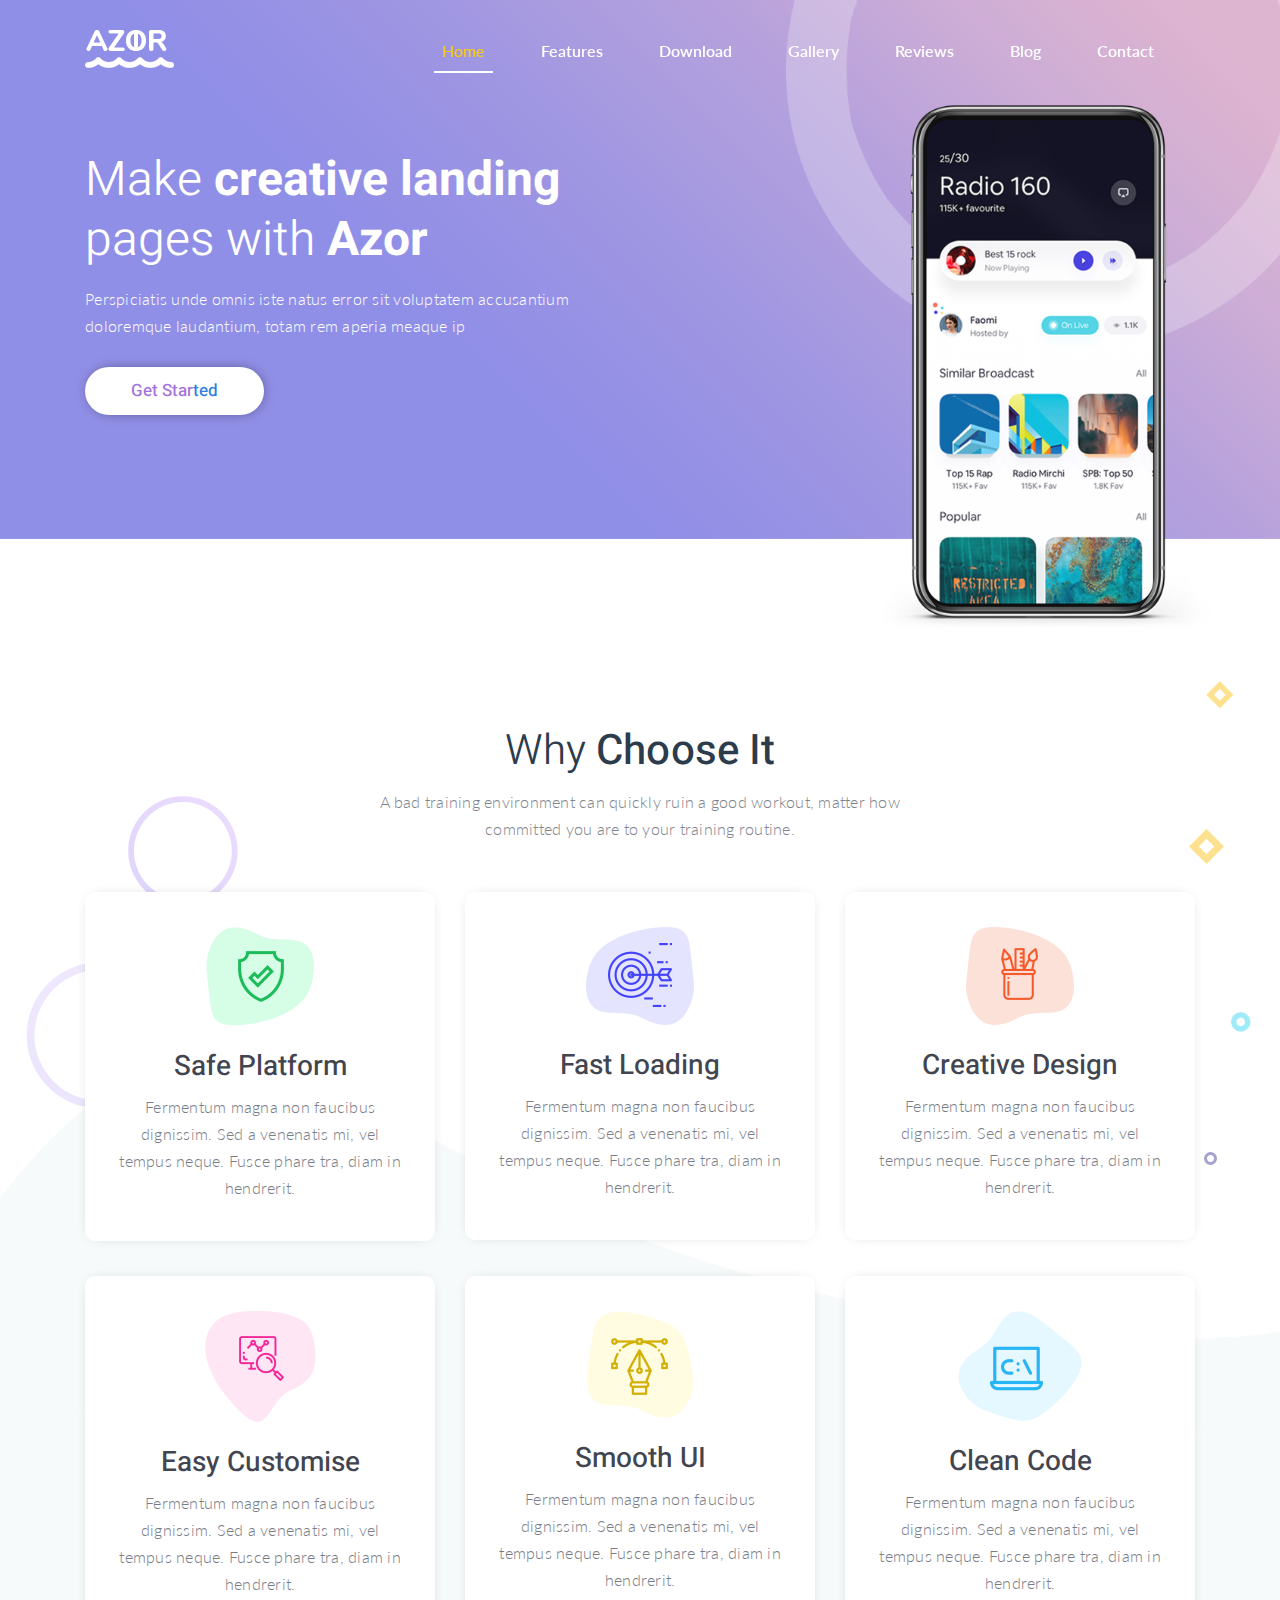
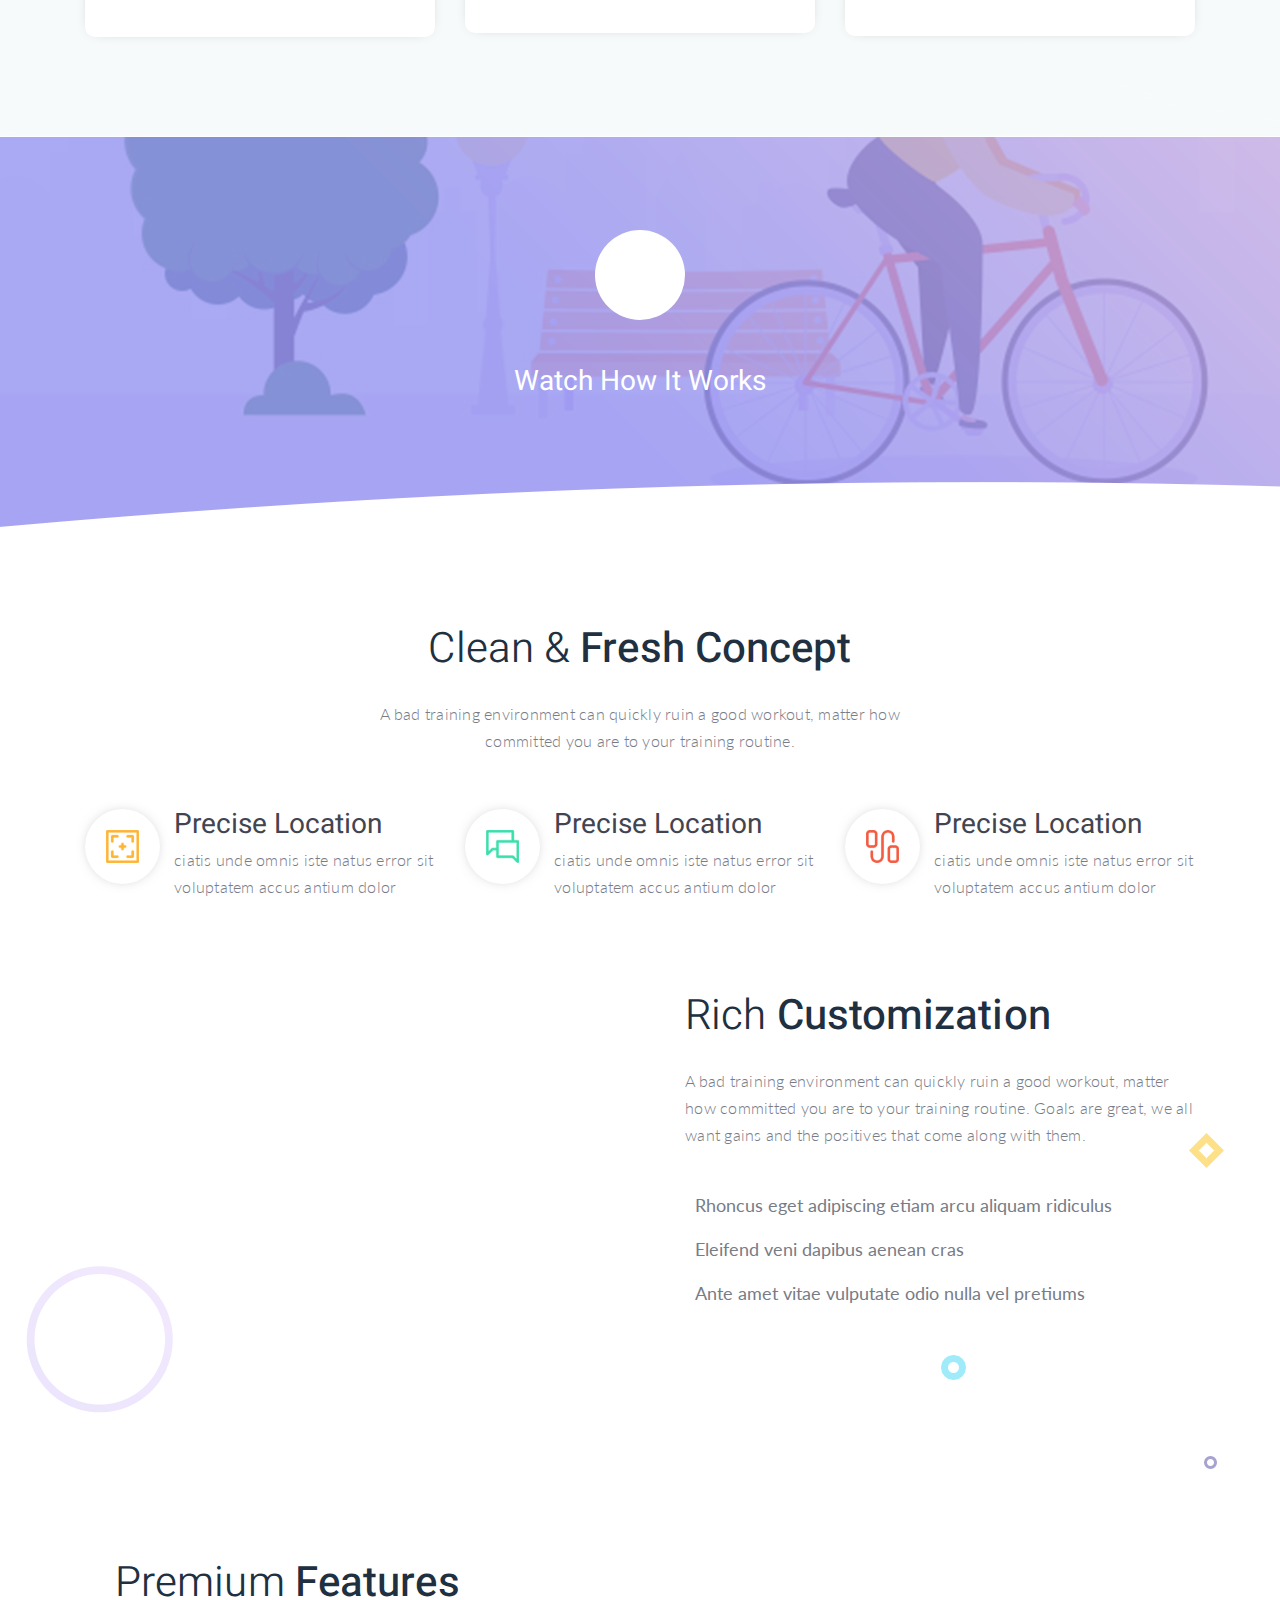
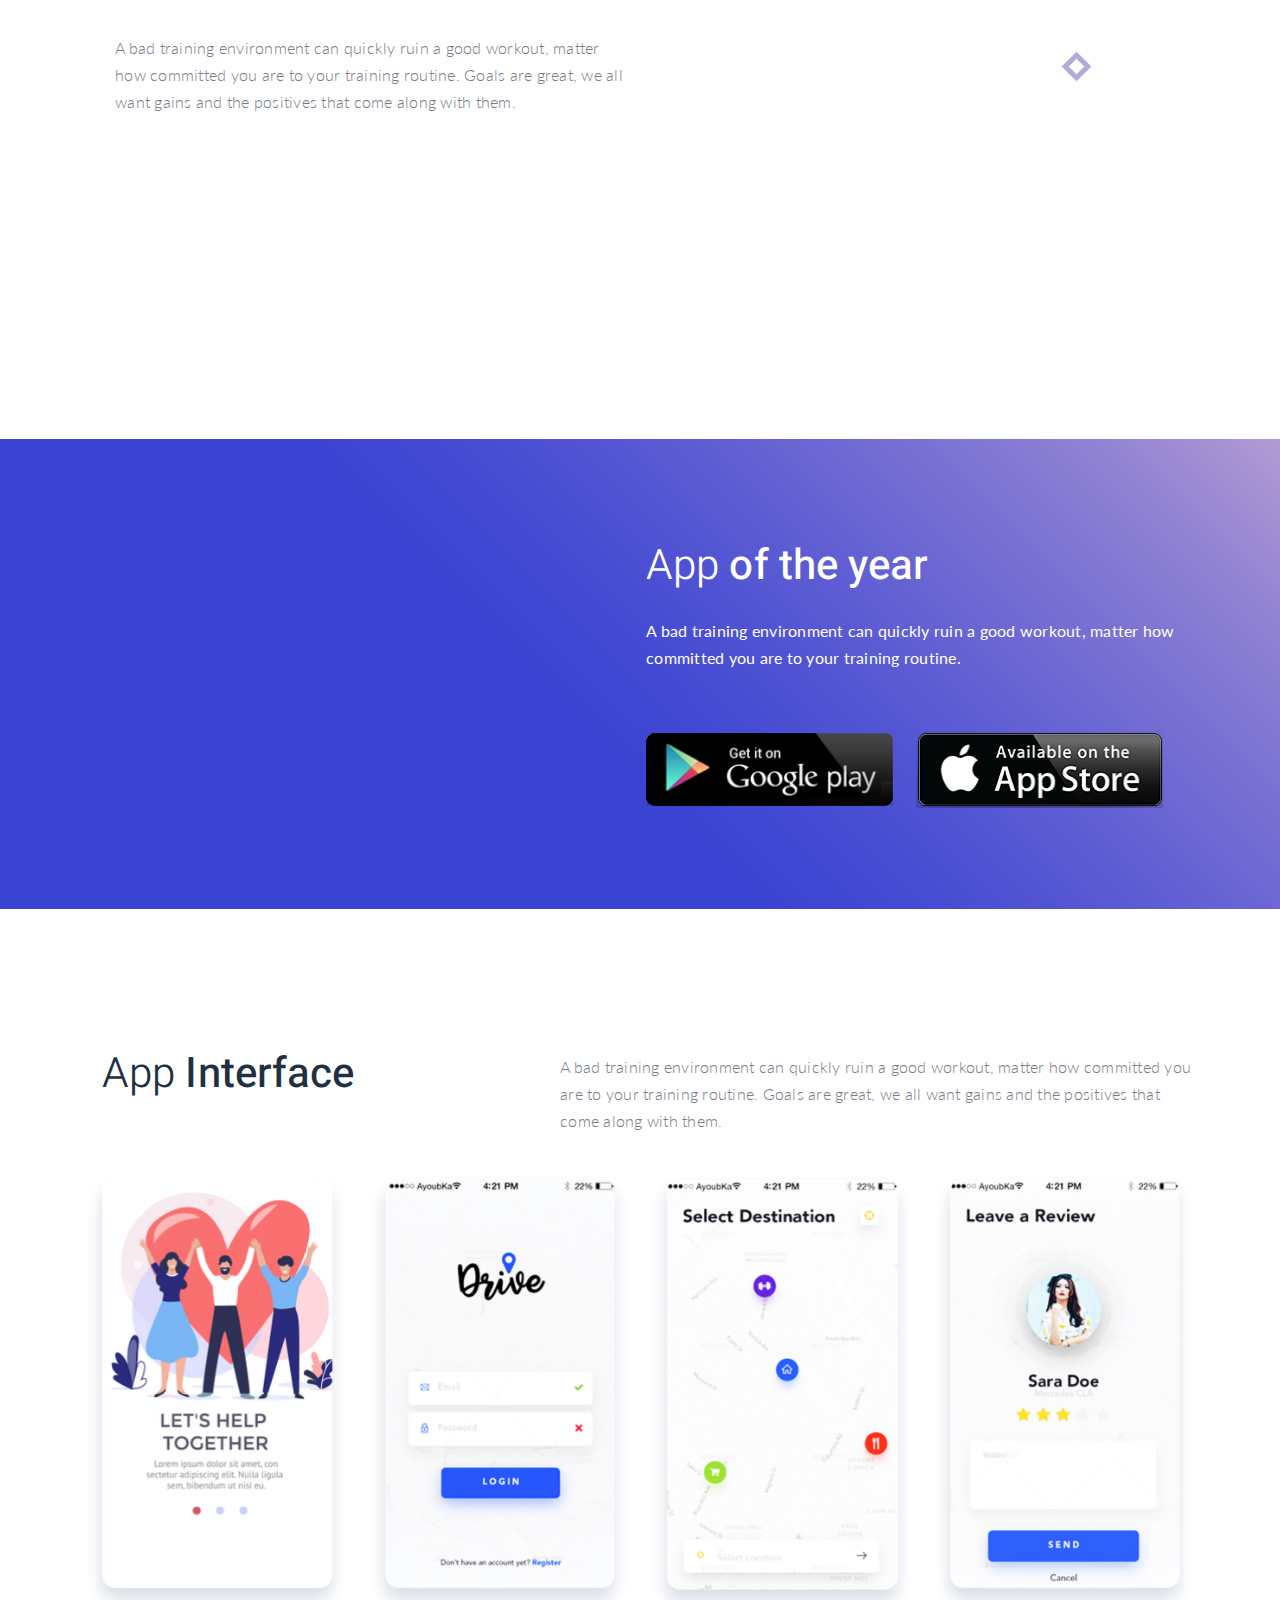
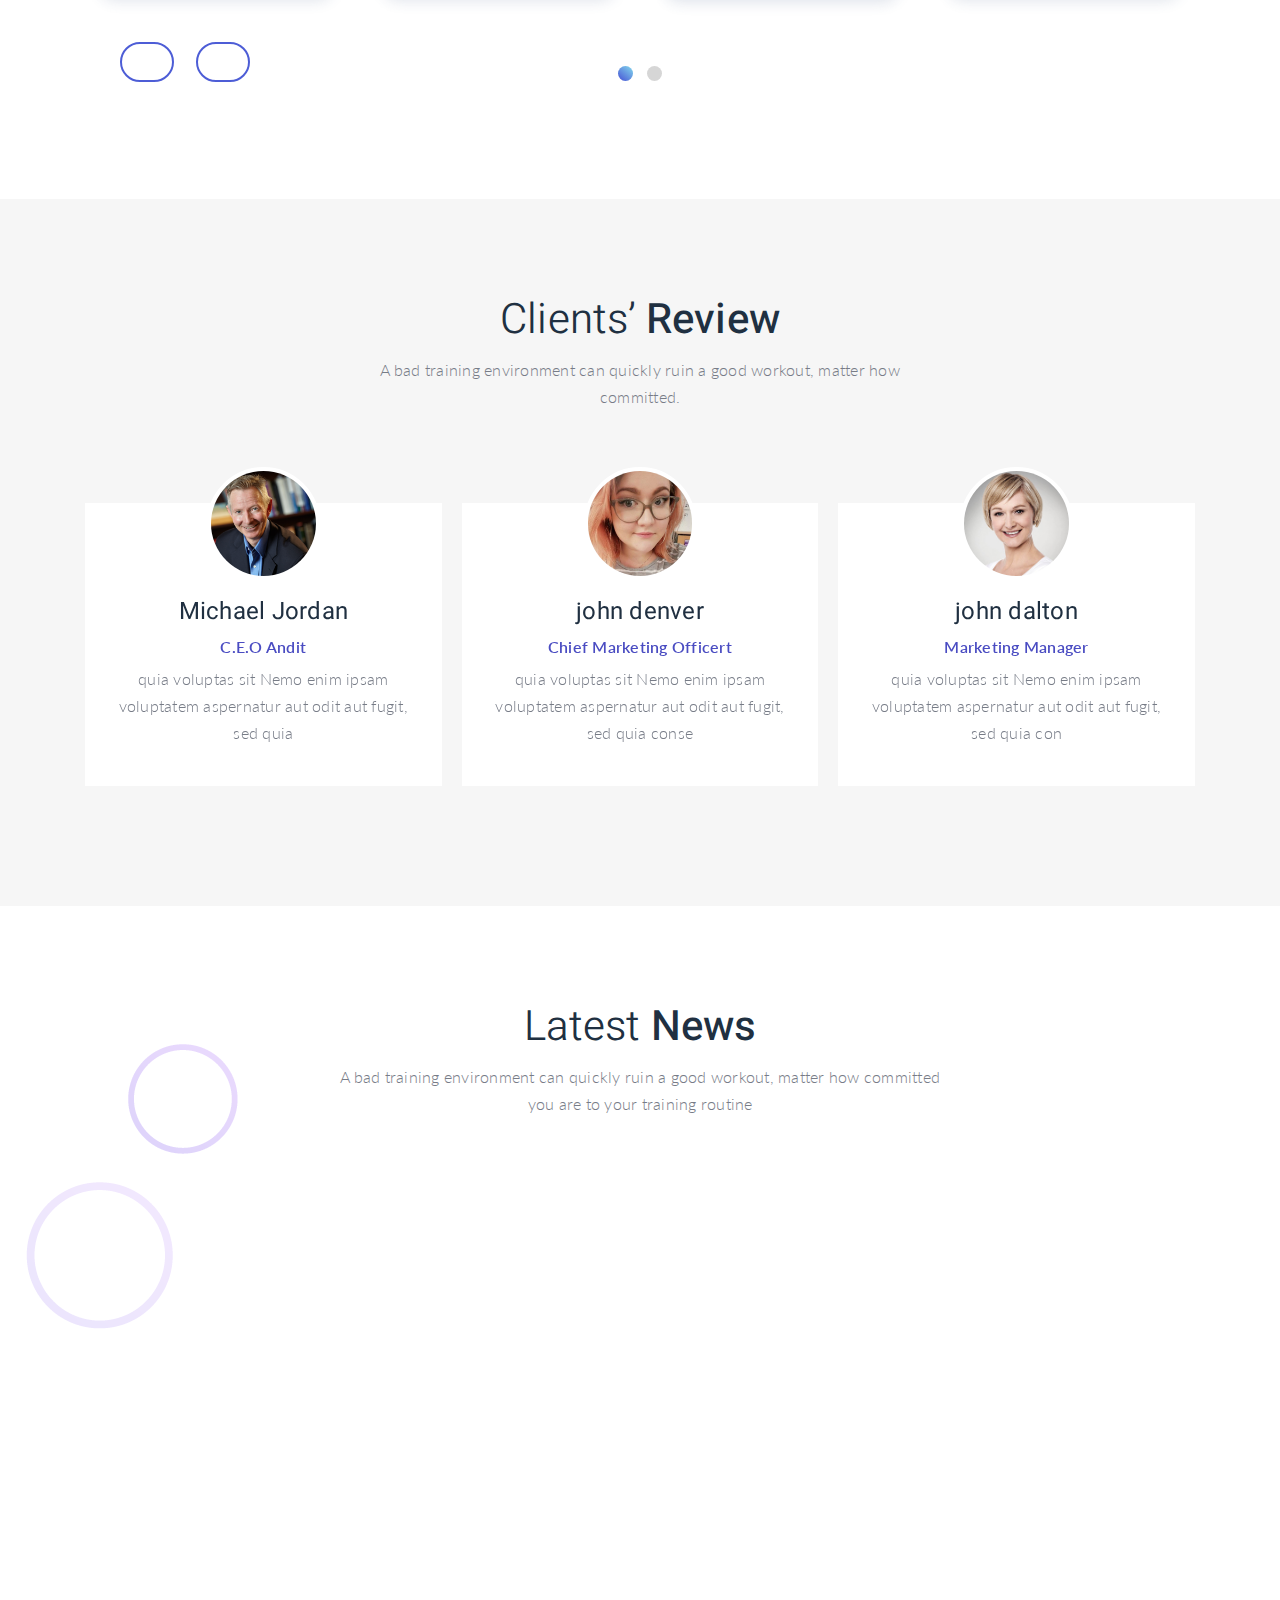
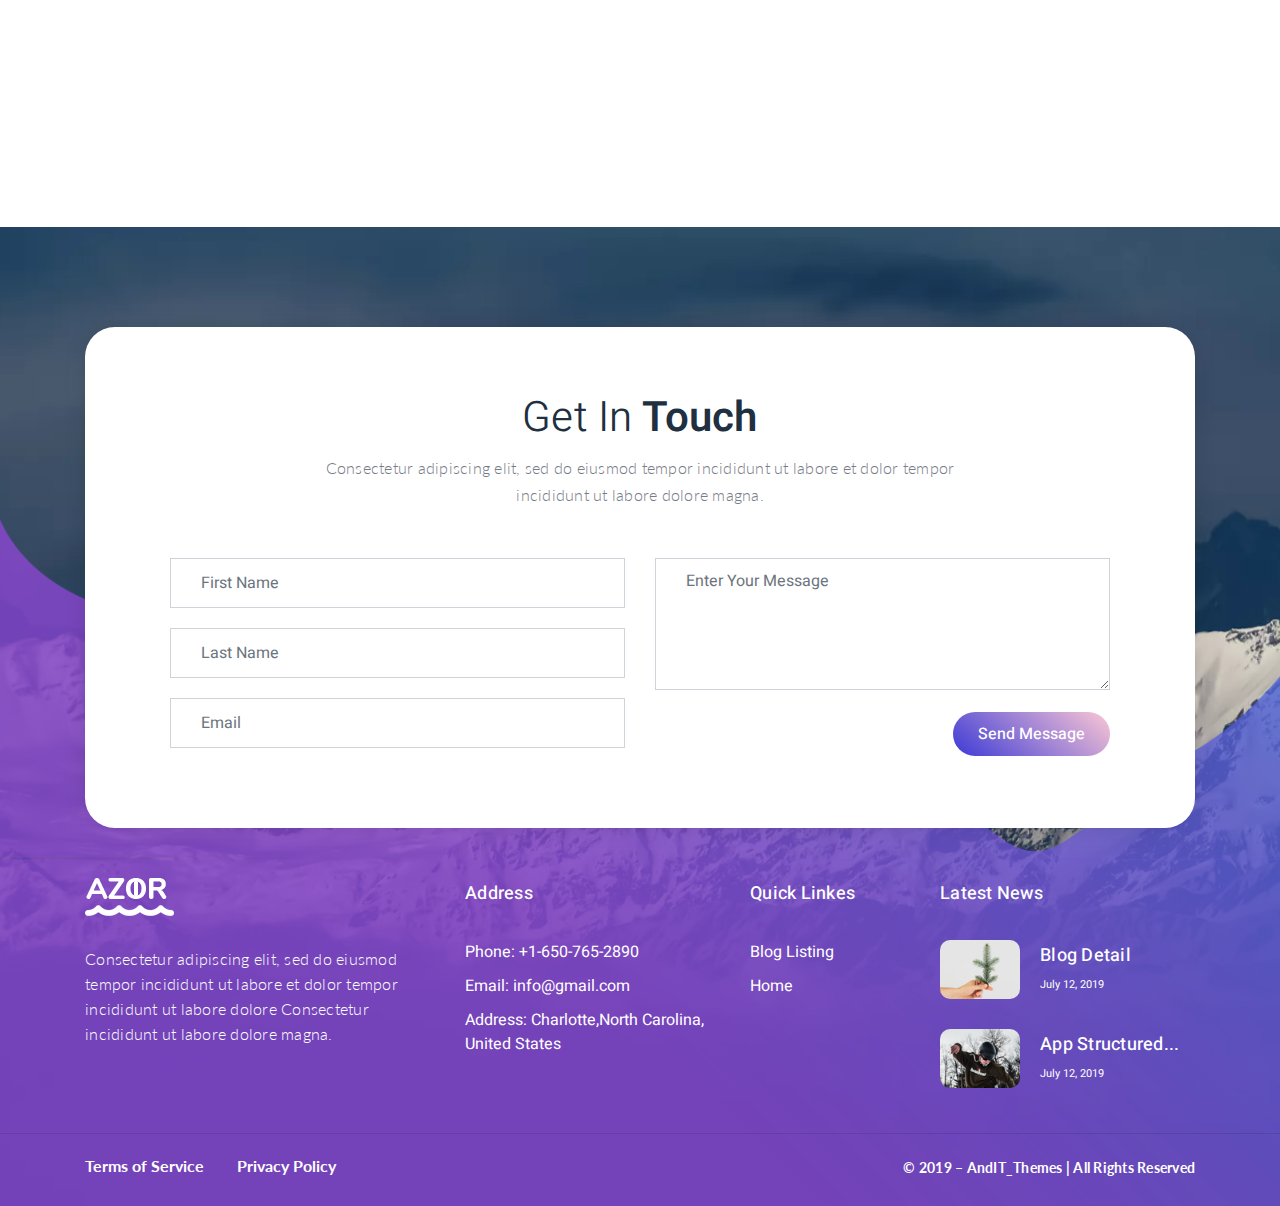
<file: demo/index-4.html>
<!DOCTYPE html>
<html lang="en" >

<head>
	<meta charset="UTF-8">
	<meta http-equiv="X-UA-Compatible" content="IE=edge">
	<meta name="viewport" content="width=device-width, initial-scale=1.0">
	<meta name="description" content="AND_IT - Freelancer 7 Page  HTML5 Template">
	<meta name="keywords" content="app landeing, sevenpage, clean, modern">
	<meta name="author" content="AND_IT">
	<!-- Title-->
	<title>Azor | App Landing pages HTML Templates</title>

	<!-- Css link-->
	<!--Favicon add-->
	<link rel="shortcut icon" type="image/gif" href="img/favicon.ico">
	<!-- Bootstrap-->
	<link rel="stylesheet" href="css/bootstrap.min.css">
	<link rel="stylesheet" href="css/bootstrap-grid.min.css">
	<!--Fontawesom -->
	<link rel="stylesheet" href="https://use.fontawesome.com/releases/v5.5.0/css/all.css" integrity="sha384-B4dIYHKNBt8Bc12p+WXckhzcICo0wtJAoU8YZTY5qE0Id1GSseTk6S+L3BlXeVIU" crossorigin="anonymous" />

	<!--Font Famely-->

	<!--Lato-->
	<link href="https://fonts.googleapis.com/css?family=Lato:300,400,700,900&display=swap" rel="stylesheet">
	<!-- Heebo-->
	<link href="https://fonts.googleapis.com/css?family=Heebo:100,300,400,500,700,800,900&display=swap" rel="stylesheet">

	<!-- owl-carousel -->
	<link rel="stylesheet" href="css/owl.carousel.min.css">
	<link rel="stylesheet" href="css/owl.theme.default.min.css">

	<!---magnific-popup -->
	<link rel="stylesheet" href="css/magnific-popup.css">

	<!-- Animate-->
	<link rel="stylesheet" href="css/animate.css">

	<!-- Custom css-->
	<link rel="stylesheet" href="css/style.css">

	<!-- Responsive css-->
	<link rel="stylesheet" href="css/responsive.css">


</head>

<body data-spy="scroll" data-target=".navbar" data-offset="65">
	<!--	preloder-->
	<div id="preloader">
		<div id="status"></div>
	</div>
	<!--end preloder-->
	<!-- Top navber-->

	<!-- Header area start-->
	<header id="top-header">
		<nav class="navbar navbar-expand-lg fixed-top">
			<div class="container">
				<a class="navbar-brand smooth-scroll" href="#banner-2"><img src="img/logo-2.png" alt="logo" class="animated pulse infinite"></a>
				<button class="navbar-toggler" type="button" data-toggle="collapse" data-target="#navbarSupportedContent" aria-controls="navbarSupportedContent" aria-expanded="false" aria-label="Toggle navigation">
					<span class="navbar-toggler-icon">
						<img src="img/logo/2.png" alt="">
					</span>
				</button>
				<div class="collapse navbar-collapse" id="navbarSupportedContent">
					<ul class="navbar-nav mr-auto">
						<li class="dropdown nav-item">
							<a class="dropbtn nav-link smooth-scroll" href="#banner-2">Home</a>
							<div class="dropdown-content">
								<a href="index.html">Home v1</a>
								<a href="index-2.html">Home v2</a>
								<a href="index-3.html">Home v3</a>
								<a href="index-4.html">Home v4</a>
								<a href="index-5.html">Home v5</a>
							</div>
						</li>

						<li class="nav-item">
							<a class="nav-link smooth-scroll" href="#choose-it-1">Features</a>
						</li>
						<li class="nav-item">
							<a class="nav-link smooth-scroll" href="#download">Download</a>
						</li>
						<li class="nav-item">
							<a class="nav-link smooth-scroll" href="#app-screen-1">Gallery</a>
						</li>
						<li class="nav-item">
							<a class="nav-link smooth-scroll" href="#testimonial-1">Reviews</a>
						</li>
						<li class="dropdown nav-item">
							<a class="dropbtn nav-link smooth-scroll" href="#Blog-1">Blog</a>
							<div class="dropdown-content">
								<a href="blog-single.html">Blog-Single</a>
								<a href="blog-classic.html">Blog-Classic</a>
							</div>
						</li>
						<li class="nav-item">
							<a class="nav-link smooth-scroll" href="#contact-1">Contact</a>
						</li>
					</ul>
					<!--navbar-->
				</div>
				<!--collapse-->
			</div>
		</nav>
		<!--nav-->
	</header>
	<!--top-header-->
	<!-- Header area end-->

	<!--Banner area start-->
	<section id="banner-2">
		<div class="banner-cover-2">
			<div class="container">
				<div class="row">
					<div class="col-lg-12 col-md-12 col-sm-12 col-12">
						<div class="banner-text-two">
							<h1>Make <span>creative landing</span> pages with <span>Azor</span></h1>
							<p>Perspiciatis unde omnis iste natus error sit voluptatem accusantium doloremque laudantium, totam rem aperia meaque ip</p>
							<div class="banner-btn-2">
								<a href="#" class="banner-btn-white btn">Get Star<span>ted</span></a>
							</div>
						</div>
					</div>
				</div>
			</div>
		</div>
	</section>
	<!--Banner area end-->


	<!--  Why choose it area start-->
	<section id="choose-it-1">
		<div class="shape-1">
			<img src="img/09.png" alt="">
		</div>
		<div class="shape-2">
			<img src="img/08.png" alt="">
		</div>
		<div class="shape-3">
			<img src="img/dot.png" alt="">
		</div>
		<div class="choose-content-box">
			<div class="container">
				<div class="row">
					<div class="col-lg-12">
						<div class="heading-choose text-center">
							<h2>Why <span>Choose It</span></h2>
							<p>A bad training environment can quickly ruin a good workout, matter how committed you are to your training routine.</p>
						</div>
					</div>
				</div>
			</div>
			<div class="container">
				<div class="row">
					<div class="col-lg-4 col-md-6 col-sm-12 col-12">
						<div class="choose-wrapper">
							<div class="wrappwer-icon text-center">
								<img src="img/why/1.png" alt="img">
							</div>
							<div class="choose-para text-center">
								<h3>Safe Platform</h3>
								<p>Fermentum magna non faucibus dignissim. Sed a venenatis mi, vel tempus neque. Fusce phare tra, diam in hendrerit.</p>
							</div>
						</div>
					</div>
					<div class="col-lg-4 col-md-6 col-sm-12 col-12">
						<div class="choose-wrapper">
							<div class="wrappwer-icon text-center">
								<img src="img/why/2.png" alt="img">
							</div>
							<div class="choose-para text-center">
								<h3>Fast Loading</h3>
								<p>Fermentum magna non faucibus dignissim. Sed a venenatis mi, vel tempus neque. Fusce phare tra, diam in hendrerit.</p>
							</div>
						</div>
					</div>
					<div class="col-lg-4 col-md-6 col-sm-12 col-12">
						<div class="choose-wrapper">
							<div class="wrappwer-icon text-center">
								<img src="img/why/3.png" alt="img">
							</div>
							<div class="choose-para text-center">
								<h3>Creative Design</h3>
								<p>Fermentum magna non faucibus dignissim. Sed a venenatis mi, vel tempus neque. Fusce phare tra, diam in hendrerit.</p>
							</div>
						</div>
					</div>
					<div class="col-lg-4 col-md-6 col-sm-12 col-12">
						<div class="choose-wrapper choose-mar-to">
							<div class="wrappwer-icon text-center">
								<img src="img/why/4.png" alt="img">
							</div>
							<div class="choose-para text-center">
								<h3>Easy Customise</h3>
								<p>Fermentum magna non faucibus dignissim. Sed a venenatis mi, vel tempus neque. Fusce phare tra, diam in hendrerit.</p>
							</div>
						</div>
					</div>
					<div class="col-lg-4 col-md-6 col-sm-12 col-12">
						<div class="choose-wrapper choose-mar-to">
							<div class="wrappwer-icon text-center">
								<img src="img/why/5.png" alt="img">
							</div>
							<div class="choose-para text-center">
								<h3>Smooth UI</h3>
								<p>Fermentum magna non faucibus dignissim. Sed a venenatis mi, vel tempus neque. Fusce phare tra, diam in hendrerit.</p>
							</div>
						</div>
					</div>
					<div class="col-lg-4 col-md-6 col-sm-12 col-12">
						<div class="choose-wrapper choose-mar-to">
							<div class="wrappwer-icon text-center">
								<img src="img/why/6.png" alt="img">
							</div>
							<div class="choose-para text-center">
								<h3>Clean Code</h3>
								<p>Fermentum magna non faucibus dignissim. Sed a venenatis mi, vel tempus neque. Fusce phare tra, diam in hendrerit.</p>
							</div>
						</div>
					</div>
				</div>
			</div>
		</div>
	</section>
	<!--  Why choose it area end-->


	<!--veido section start-->
	<section class="custom-veido-2">
	 <div class="vedio-cover">
			<div class="container">
				<div class="row">
					<div class="col-lg-12">
						<div class="img-with-video">
							<div class="img-wrap">
								<div class="hover video-pop">
									<a href="https://www.youtube.com/embed/Kb8CW3axqRE" class="video-play-btn  video-link"><i class="fas fa-play"></i></a>
								</div>
							</div>
						</div>
						<div class="video-text-1">
							<h3>Watch How It Works</h3>
						</div>
					</div>
				</div>
			</div>
		</div>
	</section>
	<!--veido section end-->

	<!-- Clean area start-->

	<section id="clean-2">
		<div class="container">
			<div class="content-clean">
				<h2>Clean & <span>Fresh Concept</span></h2>
				<p>A bad training environment can quickly ruin a good workout, matter how committed you are to your training routine.</p>
			</div>
			<div class="row">
				<div class="col-lg-4 col-md-6 col-sm-12 col-12">
					<div class="clean-item-2 d-flex">
						<div class="clean-item-2-icon">
							<div class="cl-ic-ma">
								<img src="img/icon-clean/1.png" alt="icon">
							</div>
						</div>
						<div class="clean-item-2-detals">
							<div class="clean-2-detals">
								<h3>Precise Location</h3>
								<p>ciatis unde omnis iste natus error sit voluptatem accus antium dolor</p>
							</div>
						</div>
					</div>
				</div>
				<div class="col-lg-4 col-md-6 col-sm-12 col-12">
					<div class="clean-item-2 d-flex">
						<div class="clean-item-2-icon">
							<div class="cl-ic-ma">
								<img src="img/icon-clean/2.png" alt="icon">
							</div>
						</div>
						<div class="clean-item-2-detals">
							<div class="clean-2-detals">
								<h3>Precise Location</h3>
								<p>ciatis unde omnis iste natus error sit voluptatem accus antium dolor</p>
							</div>
						</div>
					</div>
				</div>
				<div class="col-lg-4 col-md-6 col-sm-12 col-12">
					<div class="clean-item-2 d-flex res-top">
						<div class="clean-item-2-icon">
							<div class="cl-ic-ma">
								<img src="img/icon-clean/3.png" alt="icon">
							</div>
						</div>
						<div class="clean-item-2-detals">
							<div class="clean-2-detals">
								<h3>Precise Location</h3>
								<p>ciatis unde omnis iste natus error sit voluptatem accus antium dolor</p>
							</div>
						</div>
					</div>
				</div>
			</div>
		</div>
	</section>
	<!-- Clean area end-->

	<!-- Rice customers area start-->
	<section id="customer-2">
		<div class="shape-2">
			<img src="img/08.png" alt="">
		</div>
		<div class="shape-3">
			<img src="img/dot.png" alt="">
		</div>
		<div class="container">
			<div class="row">
				<div class="col-lg-6 col-md-6 colsm-12 col-12">
					<div class="customers-img wow zoomIn" data-wow-duration="2s">
						<img src="img/resize3.png" alt="img">
					</div>
				</div>
				<div class="col-lg-6 col-md-6 colsm-12 col-12">
					<div class="customer-details">
						<div class="customer-1">
							<h2>Rich <span>Customization</span></h2>
							<p>A bad training environment can quickly ruin a good workout, matter how committed you are to your training routine. Goals are great, we all want gains and the positives that come along with them.</p>
						</div>
						<div class="rice-item">
							<ul>
								<li><i class="fas fa-check-circle"></i>Rhoncus eget adipiscing etiam arcu aliquam ridiculus</li>
								<li><i class="fas fa-check-circle"></i>Eleifend veni dapibus aenean cras</li>
								<li><i class="fas fa-check-circle"></i>Ante amet vitae vulputate odio nulla vel pretiums</li>
							</ul>
						</div>
					</div>
				</div>
			</div>
			<div class="row rice-top">
				<div class="col-lg-6 col-md-6 col-sm-12 col-12">
					<div class="customer-details-2 d-fead">
						<div class="customer-1">
							<h2>Premium <span>Features</span></h2>
							<p>A bad training environment can quickly ruin a good workout, matter how committed you are to your training routine. Goals are great, we all want gains and the positives that come along with them.</p>
						</div>
					</div>
				</div>
				<div class="col-lg-6 col-md-6 col-sm-12 col-12">
					<div class="customers-img wow zoomIn" data-wow-duration="2s">
						<img src="img/resize4.png" alt="img">
					</div>
				</div>
				<div class="col-lg-6 col-md-6 col-sm-12 col-12">
					<div class="customer-details-2 d-nono">
						<div class="customer-1">
							<h2>Premium <span>Features</span></h2>
							<p>A bad training environment can quickly ruin a good workout, matter how committed you are to your training routine. Goals are great, we all want gains and the positives that come along with them.</p>
						</div>
					</div>
				</div>
			</div>
		</div>
	</section>
	<!-- Rice customers area end-->

	<!-- Downloads area start-->
	<section id="download">
		<div class="container">
			<div class="row">
				<div class="col-lg-5 col-md-6 col-sm-6 col-12">
					<div class="dow-img wow fadeIn" data-wow-duration="3s">
						<img src="img/mob.png" alt="img">
					</div>
				</div>
				<div class="col-lg-7 col-md-6 col-sm-6 col-12">
					<div class="app-for-downl">
						<h2>App <span>of the year</span></h2>
						<p>A bad training environment can quickly ruin a good workout, matter how committed you are to your training routine.</p>
						<a href="#"><img src="img/do.png" alt="img"></a>
						<a href="#"><img src="img/ap.png" alt="img"></a>
					</div>
				</div>
			</div>
		</div>
	</section>
	<!-- Downloads area end-->

	<!-- app screen short strat-->
	<section id="app-screen-1">
		<div class="container">
			<div class="row">
				<div class="col-lg-5 col-md-12 col-sm-12 col-12">
					<div class="app-screen-heading">
						<h2>App <span>Interface</span></h2>
					</div>
				</div>
				<div class="col-lg-7 col-md-12 col-sm-12 col-12">
					<div class="app-screen-para">
						<p>A bad training environment can quickly ruin a good workout, matter how committed you are to your training routine. Goals are great, we all want gains and the positives that come along with them.</p>
					</div>
				</div>
			</div>
			<div class="row">
				<div class="col-lg-12">
					<div class="app-slide-wprapper  owl-carousel owl-theme">
						<img src="img/mobile-img/1.png" alt="img">
						<img src="img/mobile-img/2.png" alt="img">
						<img src="img/mobile-img/3.png" alt="img">
						<img src="img/mobile-img/4.png" alt="img">
						<img src="img/mobile-img/1.png" alt="img">
						<img src="img/mobile-img/2.png" alt="img">
						<img src="img/mobile-img/3.png" alt="img">
						<img src="img/mobile-img/4.png" alt="img">
					</div>
				</div>
			</div>
		</div>
	</section>
	<!-- app screen short end-->


	<!-- testimonial  area start-->
		<section id="testimonial-1">
			<div class="container">
				<div class="row">
					<div class="col-lg-12  col-md-12 col-sm-12 col-12">
						<div class="testmoinal-heading text-center">
							<h2>Clients’ <span>Review</span></h2>
							<p>A bad training environment can quickly ruin a good workout, matter how committed.</p>
						</div>
					</div>
				</div>
				<div class="test-slider owl-carousel owl-theme">
					<div class="tes-1-cli">
						<div class="img-tes ">
							<img src="img/testmonial/1.png" alt="">
						</div>
						<div class="test-det text-center">
							<h4>Michael Jordan</h4>
							<p class="test-p-p">C.E.O Andit</p>
							<p>quia voluptas sit Nemo enim ipsam voluptatem aspernatur aut odit aut fugit, sed quia</p>
						</div>
					</div>
					<div class="tes-1-cli">
						<div class="img-tes">
							<img src="img/testmonial/2.jpg" alt="">
						</div>
						<div class="test-det text-center">
							<h4>john denver</h4>
								<p class="test-p-p">Chief Marketing Officert</p>
								
							<p>quia voluptas sit Nemo enim ipsam voluptatem aspernatur aut odit aut fugit, sed quia conse</p>
						</div>
					</div>
					<div class="tes-1-cli">
						<div class="img-tes">
							<img src="img/testmonial/4.jpg" alt="">
						</div>
						<div class="test-det text-center">
							<h4>john dalton</h4>
								<p class="test-p-p">Marketing Manager</p>
								
							
							<p>quia voluptas sit Nemo enim ipsam voluptatem aspernatur aut odit aut fugit, sed quia con</p>
						</div>
					</div>
				</div>
			</div>
		</section>
	<!-- testimonial  area end-->

	
	<!-- Blog area start-->
	<section id="Blog-1">
	<div class="shape-1">
			<img src="img/09.png" alt="">
		</div>
		<div class="shape-2">
			<img src="img/08.png" alt="">
		</div>
		<div class="container">
			<div class="row">
				<div class="col-lg-12 col-md-12 col-sm-12 col-12">
					<div class="blog-1-heading text-center">
						<h2>Latest <span>News</span></h2>
						<p>A bad training environment can quickly ruin a good workout, matter how committed you are to your training routine</p>
					</div>
				</div>
			</div>
			<div class="row">
				<div class="col-lg-4 col-md-6 col-sm-12 col-12">
					<div class="blog-wrapper bl-az-top wow fadeIn" data-wow-duration="1s">
						<div class="blog-img-1">
							<a href="blog-classic.html"><img src="img/blog/1.png" alt="img"></a>
						</div>
						<div class="blog-para">
							<h4><a href="blog-classic.html">White Send of The Desert Discovery</a></h4>
							<ul class="blog-comment d-flex">
								<li><i class="fas fa-user"></i>By:<a href="#">Admin</a></li>
								<li><i class="far fa-clock"></i>25/12/2019</li>
							<li><span><a href="#"><i class="fas fa-comments"></i>5</a></span></li>
							</ul>
							<hr>
							<p>The standard chunk of Lorem Ipsum used since the 1500s is reproduced below for those interested</p>
						</div>
						<div class="blog-read d-flex justify-content-between">
							<div class="read-icon">
								<a href="#"><span>Read More</span>
								<i class="fas fa-angle-double-right"></i></a>
							</div>
						</div>
					</div>
				</div>
				<div class="col-lg-4 col-md-6 col-sm-12 col-12">
					<div class="blog-wrapper bl-az-top wow fadeIn" data-wow-duration="2s">
						<div class="blog-img-1">
							<a href="blog-classic.html"><img src="img/blog/2.png" alt="img"></a>
						</div>
						<div class="blog-para">
							<h4><a href="blog-classic.html">Here's What Instagram Ads Will Look Like</a></h4>
							<ul class="blog-comment d-flex">
									<li><i class="fas fa-user"></i>By:<a href="#">Admin</a></li>
								<li><i class="far fa-clock"></i>25/12/2019</li>
							<li><span><a href="#"><i class="fas fa-comments"></i>5</a></span></li>
							</ul>
							<hr>
							<p>Richard McClintock, a Latin professor at Hampden-Sydney College in Virginia, looked up one of </p>
						</div>
						<div class="blog-read d-flex justify-content-between">
							<div class="read-icon">
								<a href="#"><span>Read More</span>
								<i class="fas fa-angle-double-right"></i></a>
							</div>
						</div>
					</div>
				</div>
				<div class="col-lg-4 col-md-6 col-sm-12 col-12">
					<div class="blog-wrapper bl-az-top wow fadeIn" data-wow-duration="3s">
						<div class="blog-img-1">
							<a href="blog-classic.html"><img src="img/blog/3.png" alt="img"></a>
						</div>
						<div class="blog-para">
							<h4><a href="blog-classic.html">Best Surfing Spots for Beginners And Advanced</a></h4>
							<ul class="blog-comment d-flex">
								<li><i class="fas fa-user"></i>By:<a href="#">Admin</a></li>
								<li><i class="far fa-clock"></i>25/12/2019</li>
							<li><span><a href="#"><i class="fas fa-comments"></i>5</a></span></li>
							</ul>
							<hr>
							<p>Contrary to popular belief, Lorem Ipsum is not simply random text. It has roots in a piece .</p>
						</div>
						<div class="blog-read d-flex justify-content-between">
							<div class="read-icon">
								<a href="#"><span>Read More</span>
								<i class="fas fa-angle-double-right"></i></a>
							</div>
						</div>
					</div>
				</div>
				<div class="col-lg-4 col-md-6 col-sm-12 col-12">
					<div class="blog-wrapper bl-az-top not-show wow fadeIn delay-2s">
						<div class="blog-img-1">
							<a href="blog-classic.html"><img src="img/blog/2.png" alt="img"></a>
						</div>
						<div class="blog-para">
							<h4><a href="blog-classic.html">Best Surfing Spots for Beginners And Advanced</a></h4>
							<ul class="blog-comment d-flex">
								<li><i class="fas fa-user"></i>By:<a href="#">Admin</a></li>
								<li><i class="far fa-clock"></i>25/12/2019</li>
							<li><span><a href="#"><i class="fas fa-comments"></i>5</a></span></li>
							</ul>
							<hr>
							<p>Ed quia non numquam eius modi tempora incidunt ut labore et dolore magn. Am aliquam quaerat voluptatem..</p>
						</div>
						<div class="blog-read d-flex justify-content-between">
							<div class="read-icon">
								<a href="#"><span>Read More</span>
								<i class="fas fa-angle-double-right"></i></a>
							</div>
						</div>
					</div>
				</div>
			</div>
		</div>
	</section>
	<!-- Blog area send-->

	<!-- contact area start-->
<section id="contact-1">
		<div class="container">
			<div class="contact-wrapper">
				<div class="row">
					<div class="col-lg-12 col-md-12 col-sm-12 col-12">
						<div class="contact-heading text-center">
							<h2>Get In <span>Touch</span></h2>
							<p>Consectetur adipiscing elit, sed do eiusmod tempor incididunt ut labore et dolor tempor incididunt ut labore dolore magna.</p>
						</div>
					</div>
				</div>
				<div class="row">
					<div class="col-lg-6 col-md-6 col-sm-12 col-12">
						<div class="contact-form-1">
							<form id="contact-us-form">
								<div class="row">
									<div class="col-lg-12 col-md-12 col-sm-12 col-12">
										<div class="form-group">
											<input type="text" class="form-control" id="name" required placeholder="First Name">
										</div>
									</div>
									<div class="col-lg-12 col-md-12 col-sm-12 col-12">
										<!--form-group end-->
										<div class="form-group">
											<input type="text" class="form-control" id="l-name" required placeholder="Last Name">
										</div>
										<!--form-group end-->
									</div>
									<div class="col-lg-12 col-md-12 col-sm-12 col-12">
										<!--form-group end-->
										<div class="form-group">
											<input type="text" class="form-control" id="email" required placeholder="Email">
										</div>
										<!--form-group end-->
									</div>

									<div class="sending-gif" style="display: none">
										<img src="img/loading.gif" alt="send-gif">
									</div>
								</div>
							</form>
							<div class="success-msg alert alert-success" style="display: none;">
								<strong>Success!</strong> Email Send Succesfully.
							</div>
						</div>
					</div>
					<div class="col-lg-6 col-md-6 col-sm-12 col-12">
					<div class="contact-form-1">
							<div class="form-group message-area">
								<textarea rows="5" class="form-control" id="message" required placeholder="Enter Your Message"></textarea>
							</div>
						</div>
						<div class="submit-btn">
							<a href="#" class="btn-play-stro contactsuccess">Send Message</a>
						</div>
					</div>
				</div>
			</div>
			<div class="row">
				<div class="col-lg-4 col-md-6 col-sm-6 col-12">
					<div class="firs-info-con ma-to-fo">
						<div class="log0-fot">
							<img src="img/logo-2.png" alt="img">
						</div>
						<div class="des-fo">
							<p>Consectetur adipiscing elit, sed do eiusmod tempor incididunt ut labore et dolor tempor incididunt ut labore dolore Consectetur incididunt ut labore dolore magna.</p>
						</div>
						<div class="font-icon">
							<a href="#"><i class="fab fa-facebook-f"></i></a>
							<a href="#"><i class="fab fa-twitter"></i></a>
							<a href="#"><i class="fab fa-linkedin-in"></i></a>
							<a href="#"><i class="fab fa-instagram"></i></a>
						</div>
					</div>
				</div>
				<div class="col-lg-3 col-md-6 col-sm-6 col-12">
					<div class="add-ress-info ma-to-fo">
						<h4>Address</h4>
						<ul>
							<li>Phone: <a href="#">+1-650-765-2890</a></li>
							<li>Email: <a href="#">info@gmail.com</a></li>
							<li>Address: <a href="#">Charlotte,North Carolina, United States</a></li>
						</ul>
					</div>
				</div>
				<div class="col-lg-2 col-md-6 col-sm-6 col-12">
					<div class="add-ress-info ma-to-fo">
						<h4>Quick Linkes</h4>
						<ul>
							<li><a href="#">Blog Listing</a></li>
							<li> <a href="#">Home</a></li>
						</ul>
					</div>
				</div>
				<div class="col-lg-3 col-md-6 col-sm-6 col-12">
					<div class="blog-list-fot ma-to-fo">
						<h4>Latest News</h4>
						<div class="blo-ite-fo d-flex">
							<div class="bl-img-fo">
								<a href="blog-single.html"><img src="img/blog-1.png" alt="img"></a>
							</div>
							<div class="blog-fo-de">
								<h4><a href="blog-single.html">Blog Detail</a></h4>
								<span>July 12, 2019</span>
							</div>
						</div>
						<div class="blo-ite-fo d-flex">
							<div class="bl-img-fo">
								<a href="blog-single.html"><img src="img/blog-2.png" alt="img"></a>
							</div>
							<div class="blog-fo-de">
								<h4><a href="blog-single.html">App Structured...</a></h4>
								<span>July 12, 2019</span>
							</div>
						</div>
					</div>
				</div>
			</div>
		</div>
		<hr>
		<div class="container">
			<div class="row">
				<div class="col-lg-6 col-md-6 col-sm-6 col-12">
						<div class="footer-menu">
							<ul class="d-flex">
								<li class="li-right">
									<a href="#">Terms of Service  </a>
								</li>
								<li>
									<a href="#"> Privacy Policy </a>
								</li>
							</ul>
						</div>
					</div>
					<div class="col-lg-6 col-md-6 col-sm-6 col-12">
					<div class="copy-right">
						<p>© 2019 – AndIT_Themes | All Rights Reserved</p>
					</div>
				</div>
			</div>
		</div>
	</section>
	<!-- contact area end-->

	<!-- BAck to top start-->
	<div class="back-to-top">
		<a href="#banner-2" id="back-to-top-btn" class="back-btn-1 smooth-scroll" role="button">
        <i class="fas fa-angle-double-up"></i>
		</a>
	</div>
	<!-- BAck to top end-->

	<!-- Jquery-->
	<script src="js/jquery-3.3.1.min.js"></script>

	<!-- Bootstrap js-->
	<script src="js/bootstrap.min.js"></script>

	<!-- Owl-carousel-->
	<script src="js/owl.carousel.min.js"></script>

	<!-- Side nav-->
	<script src="js/sidebar-jquery.js"></script>

	<!-- easing-->
	<script src="js/jquery.easing.1.3.min.js"></script>

	<!-- Wow-->
	<script src="js/wow.min.js"></script>

	<!-- Modernizr-->
	<script src="js/modernizr.js"></script>

	<!-- testmoinal-->
	<script src="js/testmoinal.js"></script>

	<!-- contact-->
	<script src="js/contact.js"></script>

	<!-- Custom js-->
	<script src="js/main.js"></script>

</body>
</html>
</file>
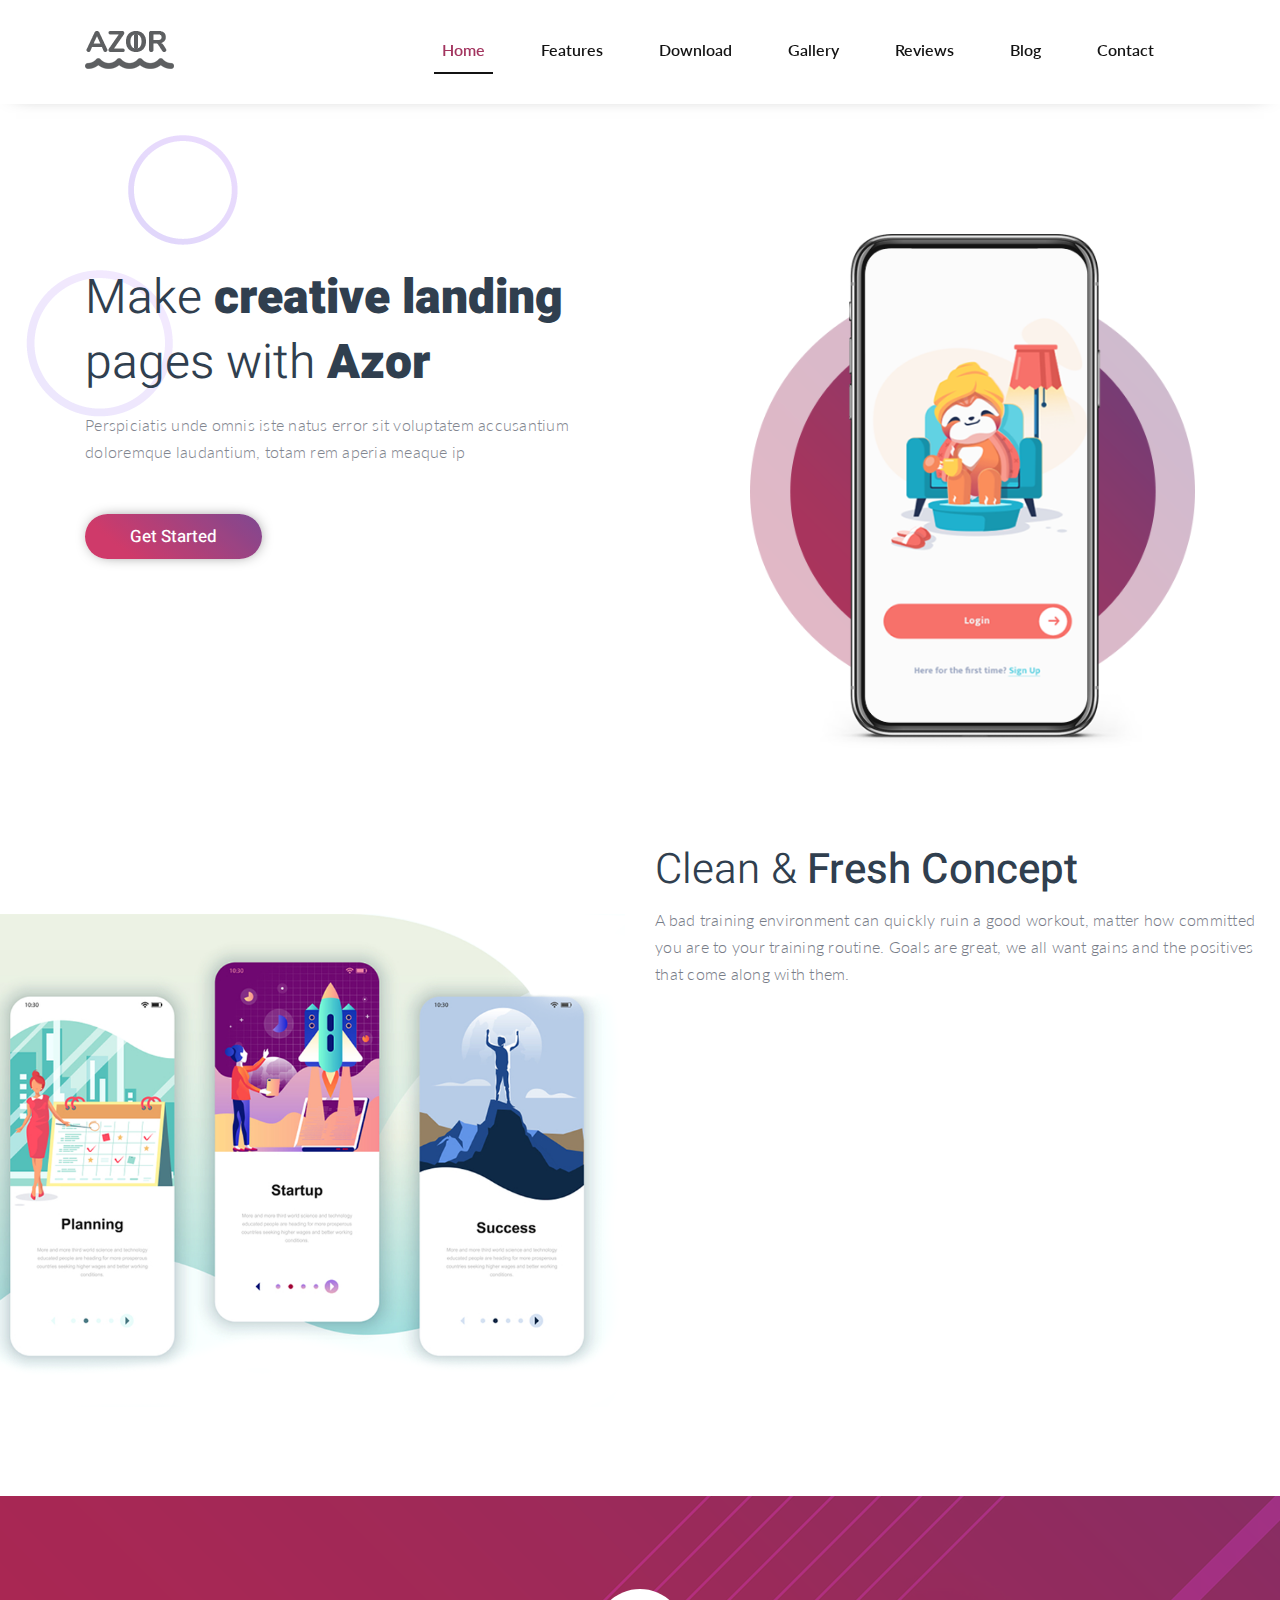
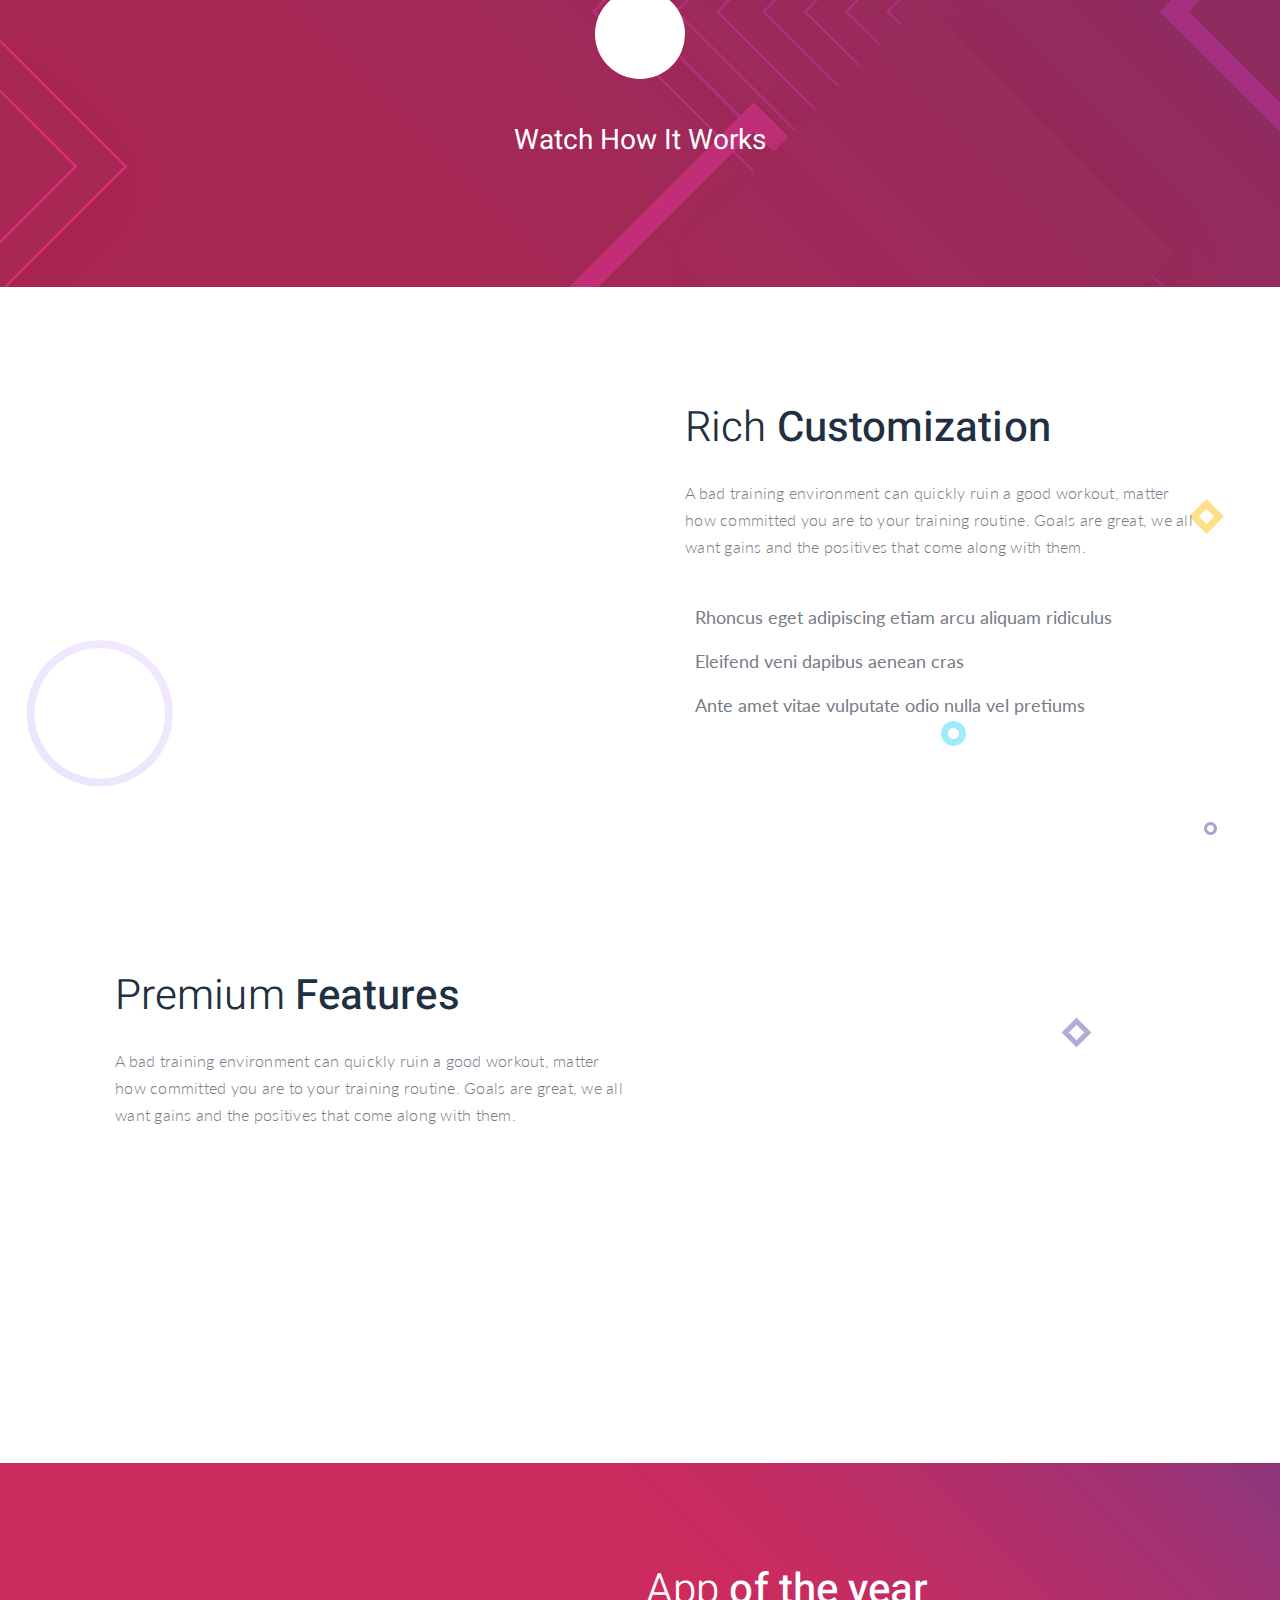
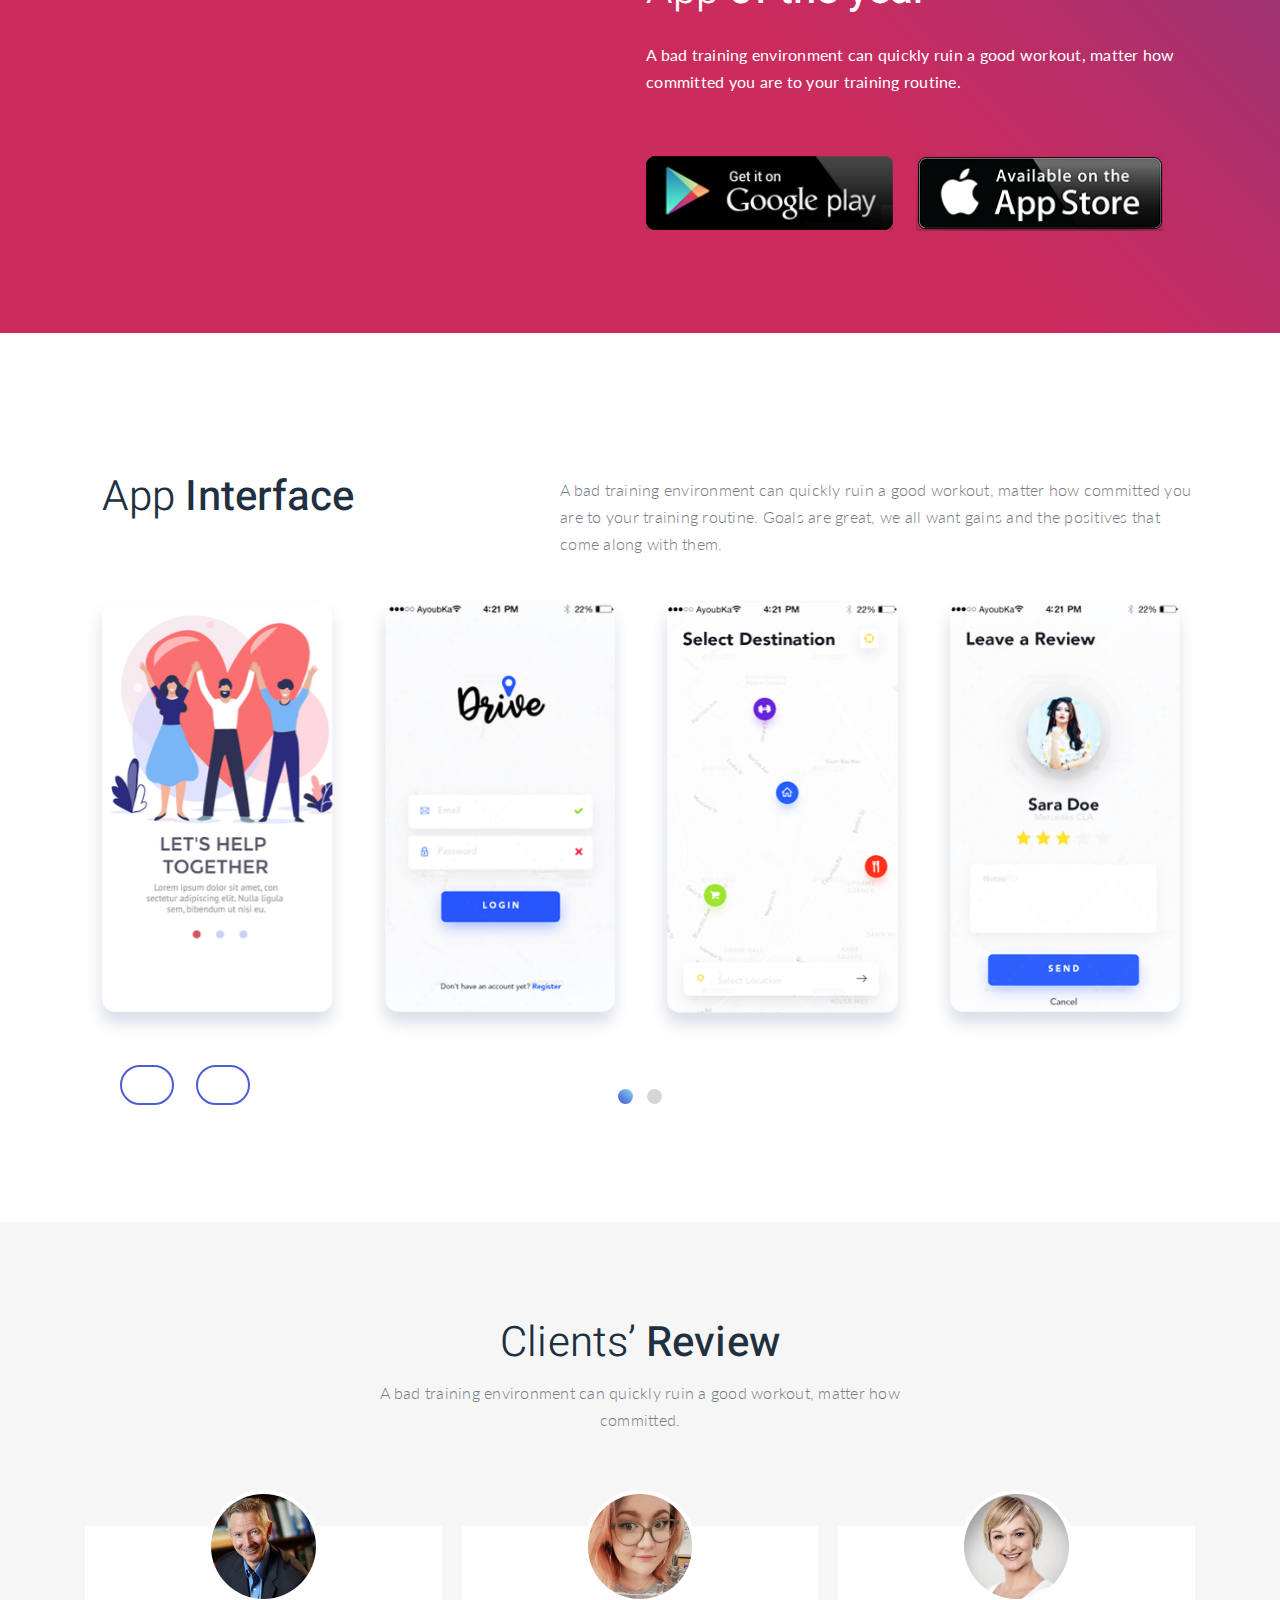
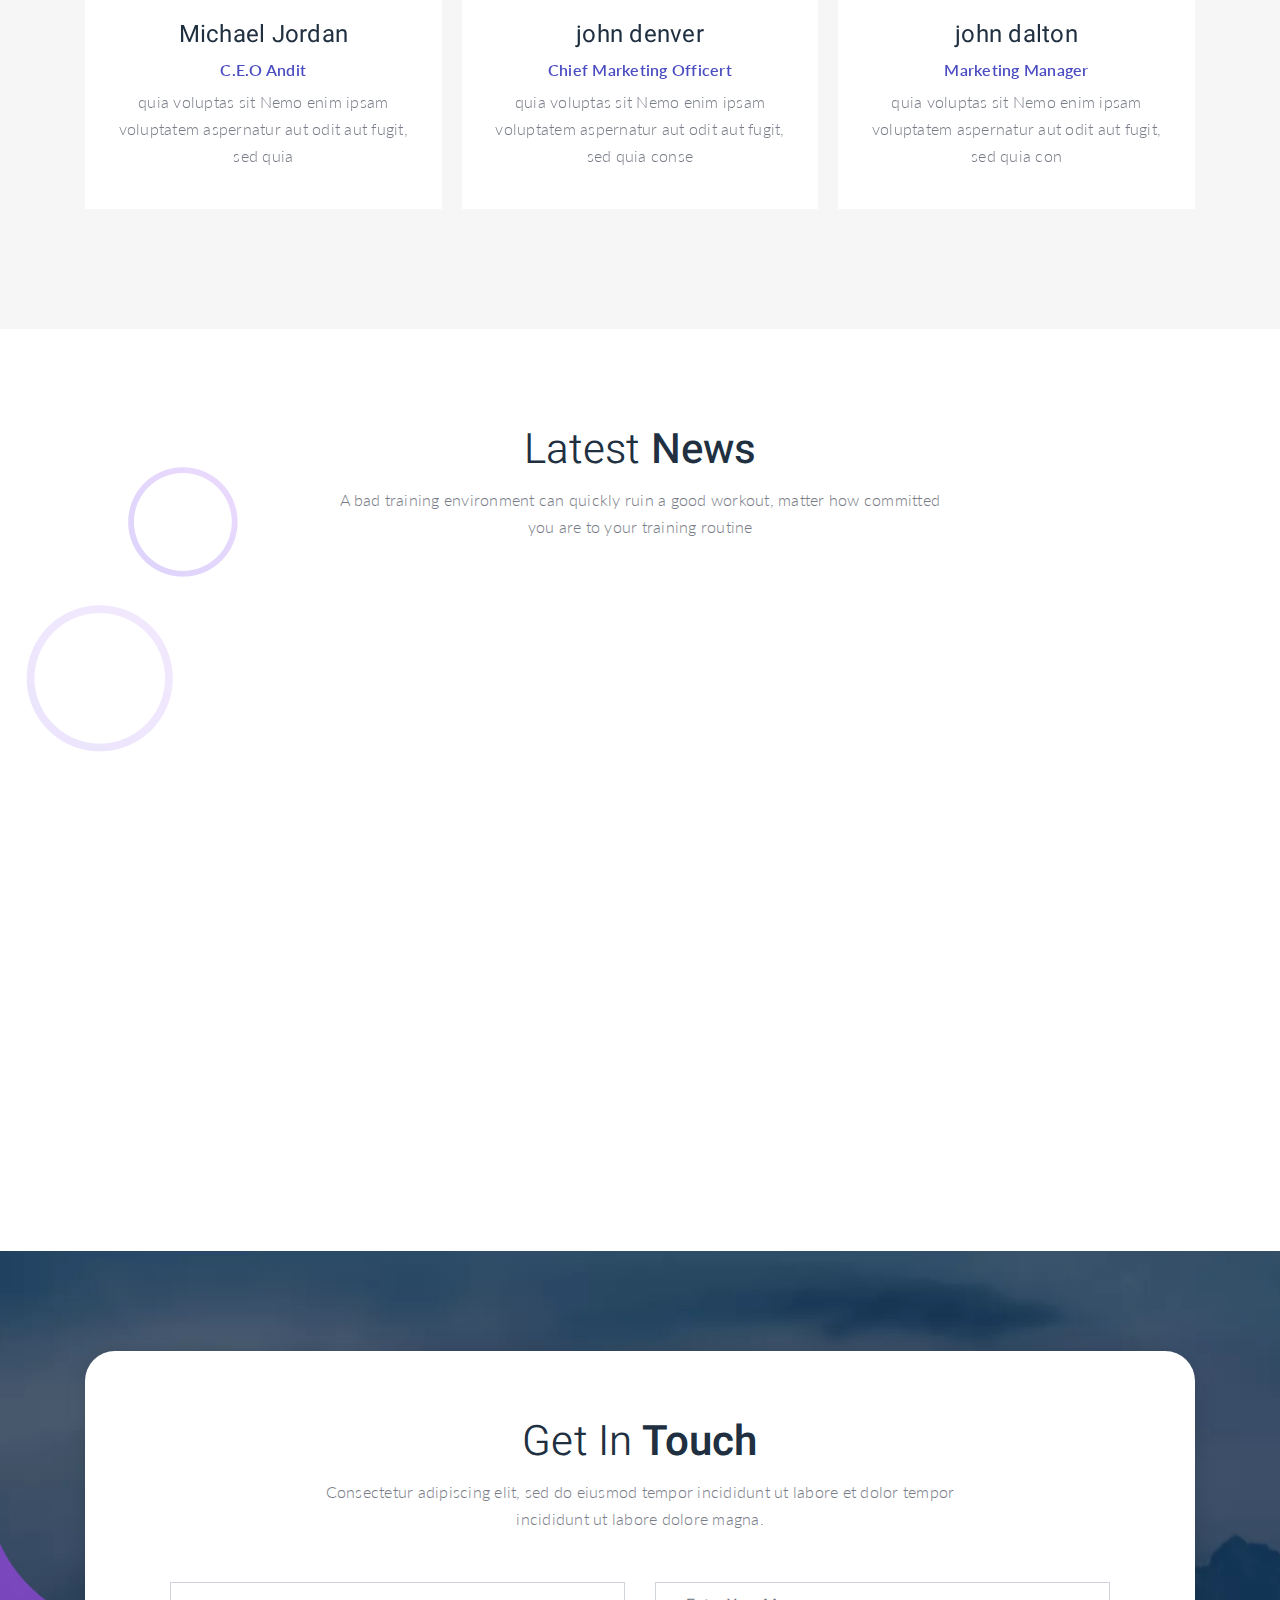
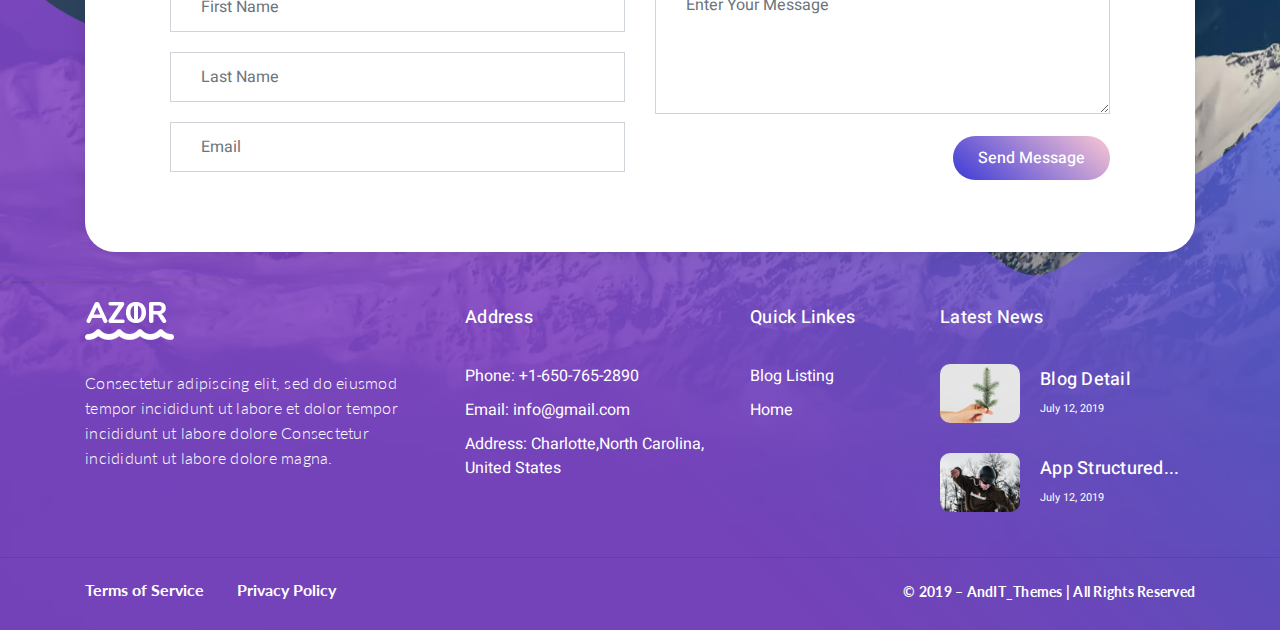
<file: demo/index-5.html>
<!DOCTYPE html>
<html lang="en" >

<head>
	<meta charset="UTF-8">
	<meta http-equiv="X-UA-Compatible" content="IE=edge">
	<meta name="viewport" content="width=device-width, initial-scale=1.0">
	<meta name="description" content="AND_IT - Freelancer 7 Page  HTML5 Template">
	<meta name="keywords" content="app landeing, sevenpage, clean, modern">
	<meta name="author" content="AND_IT">
	<!-- Title-->
	<title>Azor | App Landing pages HTML Templates</title>

	<!-- Css link-->
		<!--Favicon add-->
	<link rel="shortcut icon" type="image/gif" href="img/favicon.ico">

	<!-- Bootstrap-->
	<link rel="stylesheet" href="css/bootstrap.min.css">
	<link rel="stylesheet" href="css/bootstrap-grid.min.css">
	<!--Fontawesom -->
	<link rel="stylesheet" href="https://use.fontawesome.com/releases/v5.5.0/css/all.css" integrity="sha384-B4dIYHKNBt8Bc12p+WXckhzcICo0wtJAoU8YZTY5qE0Id1GSseTk6S+L3BlXeVIU" crossorigin="anonymous" />

	<!--Font Famely-->

	<!--Lato-->
	<link href="https://fonts.googleapis.com/css?family=Lato:300,400,700,900&display=swap" rel="stylesheet">
	<!-- Heebo-->
	<link href="https://fonts.googleapis.com/css?family=Heebo:100,300,400,500,700,800,900&display=swap" rel="stylesheet">

	<!-- owl-carousel -->
	<link rel="stylesheet" href="css/owl.carousel.min.css">
	<link rel="stylesheet" href="css/owl.theme.default.min.css">
	
	<!---magnific-popup -->
	<link rel="stylesheet" href="css/magnific-popup.css">

	<!-- Animate-->
	<link rel="stylesheet" href="css/animate.css">

	<!-- Custom css-->
	<link rel="stylesheet" href="css/style.css">
	
	<!-- Responsive css-->
	<link rel="stylesheet" href="css/responsive.css">
</head>


<body  data-spy="scroll" data-target=".navbar" data-offset="65">
		<!--	preloder-->
	<div id="preloader">
		<div id="status"></div>
	</div>
	<!--end preloder-->
	<!-- Top navber-->

	<!-- Header area start-->
		<header id="top-header-5">
		<nav class="navbar navbar-expand-lg fixed-top header-5">
			<div class="container">
				<a class="navbar-brand smooth-scroll" href="#banner-5">
				<img src="img/logo-3.png" alt="logo" class="animated pulse infinite">
				</a>
				<button class="navbar-toggler" type="button" data-toggle="collapse" data-target="#navbarSupportedContent" aria-controls="navbarSupportedContent" aria-expanded="false" aria-label="Toggle navigation">
					<span class="navbar-toggler-icon">
                             <i class="fas fa-bars"></i>
					</span>
				</button>

				<div class="collapse navbar-collapse" id="navbarSupportedContent">
					<ul class="navbar-nav mr-auto">
						<li class="dropdown nav-item">
							<a class="dropbtn nav-link smooth-scroll" href="#banner-5">Home</a>
							<div class="dropdown-content">
								<a href="index.html">Home v1</a>
								<a href="index-2.html">Home v2</a>
								<a href="index-3.html">Home v3</a>
								<a href="index-4.html">Home v4</a>
								<a href="index-5.html">Home v5</a>
							</div>
						</li>

						<li class="nav-item">
							<a class="nav-link smooth-scroll" href="#customer">Features</a>
						</li>
						
						<li class="nav-item">
							 <a class="nav-link smooth-scroll" href="#download-5">Download</a>
						</li>

						<li class="nav-item">
							<a class="nav-link smooth-scroll" href="#app-screen-1">Gallery</a>
						</li>
						<li class="nav-item">
							<a class="nav-link smooth-scroll" href="#testimonial-1">Reviews</a>
						</li>
						<li class="dropdown nav-item">
							<a class="dropbtn nav-link smooth-scroll" href="#Blog-1">Blog</a>
							<div class="dropdown-content">
								<a href="blog-single.html">Blog-Single</a>
								<a href="blog-classic.html">Blog-Classic</a>
							</div>
						</li>
						<li class="nav-item">
							<a class="nav-link smooth-scroll" href="#contact-1">Contact</a>
						</li>
					</ul>
					<!--navbar-->
				</div>
				<!--collapse-->
			</div>
		</nav>
		<!--nav-->
	</header>
	<!-- Header area end-->

	<!--Banner area start-->
	<section id="banner-5">
	<div class="shape-1">
			<img src="img/09.png" alt="">
		</div>
		<div class="shape-2">
			<img src="img/08.png" alt="">
		</div>
		<div class="banner-cover-5">
			<div class="container">
				<div class="row">
					<div class="col-lg-7 col-md-7 col-sm-12 col-12">
						<div class="banner-text-five">
							<h1>Make <span>creative landing</span> pages with <span>Azor</span></h1>
							<p>Perspiciatis unde omnis iste natus error sit voluptatem accusantium doloremque laudantium, totam rem aperia meaque ip</p>
							<div class="banner-btn-3">
								<a href="#" class=" btn-gradint">Get Started</a>
							</div>
						</div>
					</div>
					<div class="col-lg-5 col-md-5 col-sm-12 col-12">
						<div class="banner-5-img">
							<img src="img/banner-5.png" alt="img" class="animated pulse infinite" style="animation-duration: 3s;">
						</div>
					</div>
				</div>
			</div>
		</div>
	</section>
	<!--Banner area end-->

	<!--Clean area start-->
	<section id="clean-1">
		<div class="container-fluid">
			<div class="row">
				<div class="col-lg-6 col-md-12 col-sm-12 col-12">
					<div class="clean-img">
						<img src="img/clean.png" alt="img">
					</div>
				</div>
				<div class="col-lg-6 col-md-12 col-sm-12 col-12">
					<div class="clean-wrapper">
						<div class="heading-1 ">
							<h2>Clean & <span>Fresh Concept</span></h2>
							<p>A bad training environment can quickly ruin a good workout, matter how committed you are to your training routine. Goals are great, we all want gains and the positives that come along with them.</p>
						</div>
						<div class="row clean-text  wow fadeInRight" data-wow-duration="1s">
							<div class="col-lg-2 col-md-2 col-sm-12 col-12">
								<div class="clean-icon">
									<img src="img/icon-clean/1.png" alt="icon">
								</div>
							</div>
							<div class="col-lg-10 col-md-10 col-sm-12 col-12">
								<div class="clean-text-para">
									<h3>Precise Location</h3>
									<p>ciatis unde omnis iste natus error sit voluptatem accus antium doloremque laudantium, totam rem aperiam, eaque ipsa quae ab illo cto beatae vitae dicta sun explicabo.</p>
								</div>
							</div>
						</div>
						<div class="row clean-text  wow fadeInRight" data-wow-duration="1.5s">
							<div class="col-lg-2 col-md-2 col-sm-12 col-12">
								<div class="clean-icon">
									<img src="img/icon-clean/2.png" alt="icon">
								</div>
							</div>
							<div class="col-lg-10 col-md-10 col-sm-12 col-12">
								<div class="clean-text-para">
									<h3>Instant Messaging</h3>
									<p>ciatis unde omnis iste natus error sit voluptatem accus antium doloremque laudantium, totam rem aperiam, eaque ipsa quae ab illo cto beatae vitae dicta sun explicabo.</p>
								</div>
							</div>
						</div>
						<div class="row clean-text  wow fadeInRight" data-wow-duration="2s">
							<div class="col-lg-2 col-md-2 col-sm-12 col-12">
								<div class="clean-icon">
									<img src="img/icon-clean/3.png" alt="icon">
								</div>
							</div>
							<div class="col-lg-10 col-md-10 col-sm-12 col-12">
								<div class="clean-text-para">
									<h3>Route Customization</h3>
									<p>ciatis unde omnis iste natus error sit voluptatem accus antium doloremque laudantium, totam rem aperiam, eaque ipsa quae ab illo cto beatae vitae dicta sun explicabo.</p>
								</div>
							</div>
						</div>
					</div>

				</div>
			</div>
		</div>
	</section>
	<!--Clean area end-->


	<!--veido section start-->
	<section class="custom-veido-5">
		<div class="vedio-cover">
			<div class="container">
				<div class="row">
					<div class="col-lg-12">
						<div class="img-with-video">
							<div class="img-wrap">
								<div class="hover video-pop">
									<a href="https://www.youtube.com/embed/Kb8CW3axqRE" class="video-play-btn  video-link"><i class="fas fa-play"></i></a>
								</div>
							</div>
						</div>
						<div class="video-text-1">
							<h3>Watch How It Works</h3>
						</div>
					</div>
				</div>
			</div>
		</div>
	</section>
	<!--veido section end-->
	
	<!-- Rice customers area start-->
	<section id="customer">
	<div class="shape-2">
			<img src="img/08.png" alt="">
		</div>
		<div class="shape-3">
			<img src="img/dot.png" alt="">
		</div>
		<div class="container">
			<div class="row">
				<div class="col-lg-6 col-md-6 colsm-12 col-12">
					<div class="customers-img wow zoomIn" data-wow-duration="2s">
						<img src="img/resize.png" alt="img">
					</div>
				</div>
				<div class="col-lg-6 col-md-6 colsm-12 col-12">
					<div class="customer-details">
						<div class="customer-1">
							<h2>Rich  <span>Customization</span></h2>
							<p>A bad training environment can quickly ruin a good workout, matter how committed you are to your training routine. Goals are great, we all want gains and the positives that come along with them.</p>
						</div>
						<div class="rice-item">
							<ul>
								<li><i class="fas fa-check-circle"></i>Rhoncus eget adipiscing etiam arcu aliquam ridiculus</li>
								<li><i class="fas fa-check-circle"></i>Eleifend veni dapibus aenean cras</li>
								<li><i class="fas fa-check-circle"></i>Ante amet vitae vulputate odio nulla vel pretiums</li>
							</ul>
						</div>
					</div>
				</div>
			</div>	
			<div class="row rice-top">
				<div class="col-lg-6 col-md-6 col-sm-12 col-12">
					<div class="customer-details-2 d-fead">
						<div class="customer-1">
							<h2>Premium  <span>Features</span></h2>
							<p>A bad training environment can quickly ruin a good workout, matter how committed you are to your training routine. Goals are great, we all want gains and the positives that come along with them.</p>
						</div>
					</div>
				</div>
				<div class="col-lg-6 col-md-6 col-sm-12 col-12">
					<div class="customers-img wow zoomIn" data-wow-duration="2s">
						<img src="img/resize2.png" alt="img">
					</div>
				</div>
				<div class="col-lg-6 col-md-6 col-sm-12 col-12">
					<div class="customer-details-2 d-nono">
						<div class="customer-1">
							<h2>Premium  <span>Features</span></h2>
							<p>A bad training environment can quickly ruin a good workout, matter how committed you are to your training routine. Goals are great, we all want gains and the positives that come along with them.</p>
						</div>
					</div>
				</div>
			</div>			
		</div>
	</section>
	<!-- Rice customers area end-->
	
	<!-- Downloads area start-->
	<section id="download-5">
		<div class="container">
			<div class="row">
				<div class="col-lg-5 col-md-6 col-sm-6 col-12">
					<div class="dow-img wow fadeIn" data-wow-duration="3s">
						<img src="img/mob.png" alt="img">
					</div>
				</div>
				<div class="col-lg-7 col-md-6 col-sm-6 col-12">
				<div class="app-for-downl">
					<h2>App <span>of the year</span></h2>
					<p>A bad training environment can quickly ruin a good workout, matter how committed you are to your training routine.</p>
					<a href="#"><img src="img/do.png" alt="img"></a>
					<a href="#"><img src="img/ap.png" alt="img"></a>
				</div>
			</div>
			</div>
		</div>
	</section>
	<!-- Downloads area end-->
	
	<!-- app screen short strat-->
	<section id="app-screen-1">
		<div class="container">
			<div class="row">
				<div class="col-lg-5 col-md-12 col-sm-12 col-12">
					<div class="app-screen-heading">
						<h2>App <span>Interface</span></h2>
					</div>
				</div>
				<div class="col-lg-7 col-md-12 col-sm-12 col-12">
					<div class="app-screen-para">
						<p>A bad training environment can quickly ruin a good workout, matter how committed you are to your training routine. Goals are great, we all want gains and the positives that come along with them.</p>
					</div>
				</div>
			</div>
			<div class="row">
				<div class="col-lg-12">
					<div class="app-slide-wprapper  owl-carousel owl-theme">
						<img src="img/mobile-img/1.png" alt="img">
						<img src="img/mobile-img/2.png" alt="img">
						<img src="img/mobile-img/3.png" alt="img">
						<img src="img/mobile-img/4.png" alt="img">
						<img src="img/mobile-img/1.png" alt="img">
						<img src="img/mobile-img/2.png" alt="img">
						<img src="img/mobile-img/3.png" alt="img">
						<img src="img/mobile-img/4.png" alt="img">
					</div>
				</div>
			</div>
		</div>
	</section>
	<!-- app screen short end-->
	
	<!-- testimonial  area start-->
	<section id="testimonial-1">
			<div class="container">
				<div class="row">
					<div class="col-lg-12  col-md-12 col-sm-12 col-12">
						<div class="testmoinal-heading text-center">
							<h2>Clients’ <span>Review</span></h2>
							<p>A bad training environment can quickly ruin a good workout, matter how committed.</p>
						</div>
					</div>
				</div>
				<div class="test-slider owl-carousel owl-theme">
					<div class="tes-1-cli">
						<div class="img-tes ">
							<img src="img/testmonial/1.png" alt="">
						</div>
						<div class="test-det text-center">
							<h4>Michael Jordan</h4>
							<p class="test-p-p">C.E.O Andit</p>
							<p>quia voluptas sit Nemo enim ipsam voluptatem aspernatur aut odit aut fugit, sed quia</p>
						</div>
					</div>
					<div class="tes-1-cli">
						<div class="img-tes">
							<img src="img/testmonial/2.jpg" alt="">
						</div>
						<div class="test-det text-center">
							<h4>john denver</h4>
								<p class="test-p-p">Chief Marketing Officert</p>
								
							<p>quia voluptas sit Nemo enim ipsam voluptatem aspernatur aut odit aut fugit, sed quia conse</p>
						</div>
					</div>
					<div class="tes-1-cli">
						<div class="img-tes">
							<img src="img/testmonial/4.jpg" alt="">
						</div>
						<div class="test-det text-center">
							<h4>john dalton</h4>
								<p class="test-p-p">Marketing Manager</p>
								
							
							<p>quia voluptas sit Nemo enim ipsam voluptatem aspernatur aut odit aut fugit, sed quia con</p>
						</div>
					</div>
				</div>
			</div>
		</section>
	<!-- testimonial  area end-->
	
	
	<!-- Blog area start-->
		<section id="Blog-1">
	<div class="shape-1">
			<img src="img/09.png" alt="">
		</div>
		<div class="shape-2">
			<img src="img/08.png" alt="">
		</div>
		<div class="container">
			<div class="row">
				<div class="col-lg-12 col-md-12 col-sm-12 col-12">
					<div class="blog-1-heading text-center">
						<h2>Latest <span>News</span></h2>
						<p>A bad training environment can quickly ruin a good workout, matter how committed you are to your training routine</p>
					</div>
				</div>
			</div>
			<div class="row">
				<div class="col-lg-4 col-md-6 col-sm-12 col-12">
					<div class="blog-wrapper bl-az-top wow fadeIn" data-wow-duration="1s">
						<div class="blog-img-1">
							<a href="blog-classic.html"><img src="img/blog/1.png" alt="img"></a>
						</div>
						<div class="blog-para">
							<h4><a href="blog-classic.html">White Send of The Desert Discovery</a></h4>
							<ul class="blog-comment d-flex">
								<li><i class="fas fa-user"></i>By:<a href="#">Admin</a></li>
								<li><i class="far fa-clock"></i>25/12/2019</li>
							<li><span><a href="#"><i class="fas fa-comments"></i>5</a></span></li>
							</ul>
							<hr>
							<p>The standard chunk of Lorem Ipsum used since the 1500s is reproduced below for those interested</p>
						</div>
						<div class="blog-read d-flex justify-content-between">
							<div class="read-icon">
								<a href="#"><span>Read More</span>
								<i class="fas fa-angle-double-right"></i></a>
							</div>
						</div>
					</div>
				</div>
				<div class="col-lg-4 col-md-6 col-sm-12 col-12">
					<div class="blog-wrapper bl-az-top wow fadeIn" data-wow-duration="2s">
						<div class="blog-img-1">
							<a href="blog-classic.html"><img src="img/blog/2.png" alt="img"></a>
						</div>
						<div class="blog-para">
							<h4><a href="blog-classic.html">Here's What Instagram Ads Will Look Like</a></h4>
							<ul class="blog-comment d-flex">
									<li><i class="fas fa-user"></i>By:<a href="#">Admin</a></li>
								<li><i class="far fa-clock"></i>25/12/2019</li>
							<li><span><a href="#"><i class="fas fa-comments"></i>5</a></span></li>
							</ul>
							<hr>
							<p>Richard McClintock, a Latin professor at Hampden-Sydney College in Virginia, looked up one of </p>
						</div>
						<div class="blog-read d-flex justify-content-between">
							<div class="read-icon">
								<a href="#"><span>Read More</span>
								<i class="fas fa-angle-double-right"></i></a>
							</div>
						</div>
					</div>
				</div>
				<div class="col-lg-4 col-md-6 col-sm-12 col-12">
					<div class="blog-wrapper bl-az-top wow fadeIn" data-wow-duration="3s">
						<div class="blog-img-1">
							<a href="blog-classic.html"><img src="img/blog/3.png" alt="img"></a>
						</div>
						<div class="blog-para">
							<h4><a href="blog-classic.html">Best Surfing Spots for Beginners And Advanced</a></h4>
							<ul class="blog-comment d-flex">
								<li><i class="fas fa-user"></i>By:<a href="#">Admin</a></li>
								<li><i class="far fa-clock"></i>25/12/2019</li>
							<li><span><a href="#"><i class="fas fa-comments"></i>5</a></span></li>
							</ul>
							<hr>
							<p>Contrary to popular belief, Lorem Ipsum is not simply random text. It has roots in a piece .</p>
						</div>
						<div class="blog-read d-flex justify-content-between">
							<div class="read-icon">
								<a href="#"><span>Read More</span>
								<i class="fas fa-angle-double-right"></i></a>
							</div>
						</div>
					</div>
				</div>
				<div class="col-lg-4 col-md-6 col-sm-12 col-12">
					<div class="blog-wrapper bl-az-top not-show wow fadeIn delay-2s">
						<div class="blog-img-1">
							<a href="blog-classic.html"><img src="img/blog/2.png" alt="img"></a>
						</div>
						<div class="blog-para">
							<h4><a href="blog-classic.html">Best Surfing Spots for Beginners And Advanced</a></h4>
							<ul class="blog-comment d-flex">
								<li><i class="fas fa-user"></i>By:<a href="#">Admin</a></li>
								<li><i class="far fa-clock"></i>25/12/2019</li>
							<li><span><a href="#"><i class="fas fa-comments"></i>5</a></span></li>
							</ul>
							<hr>
							<p>Ed quia non numquam eius modi tempora incidunt ut labore et dolore magn. Am aliquam quaerat voluptatem..</p>
						</div>
						<div class="blog-read d-flex justify-content-between">
							<div class="read-icon">
								<a href="#"><span>Read More</span>
								<i class="fas fa-angle-double-right"></i></a>
							</div>
						</div>
					</div>
				</div>
			</div>
		</div>
	</section>
	<!-- Blog area send-->
	
	
	<!-- contact area start-->
	<section id="contact-1">
		<div class="container">
			<div class="contact-wrapper">
				<div class="row">
					<div class="col-lg-12 col-md-12 col-sm-12 col-12">
						<div class="contact-heading text-center">
							<h2>Get In <span>Touch</span></h2>
							<p>Consectetur adipiscing elit, sed do eiusmod tempor incididunt ut labore et dolor tempor incididunt ut labore dolore magna.</p>
						</div>
					</div>
				</div>
				<div class="row">
					<div class="col-lg-6 col-md-6 col-sm-12 col-12">
						<div class="contact-form-1">
							<form id="contact-us-form">
								<div class="row">
									<div class="col-lg-12 col-md-12 col-sm-12 col-12">
										<div class="form-group">
											<input type="text" class="form-control" id="name" required placeholder="First Name">
										</div>
									</div>
									<div class="col-lg-12 col-md-12 col-sm-12 col-12">
										<!--form-group end-->
										<div class="form-group">
											<input type="text" class="form-control" id="l-name" required placeholder="Last Name">
										</div>
										<!--form-group end-->
									</div>
									<div class="col-lg-12 col-md-12 col-sm-12 col-12">
										<!--form-group end-->
										<div class="form-group">
											<input type="text" class="form-control" id="email" required placeholder="Email">
										</div>
										<!--form-group end-->
									</div>

									<div class="sending-gif" style="display: none">
										<img src="img/loading.gif" alt="send-gif">
									</div>
								</div>
							</form>
							<div class="success-msg alert alert-success" style="display: none;">
								<strong>Success!</strong> Email Send Succesfully.
							</div>
						</div>
					</div>
					<div class="col-lg-6 col-md-6 col-sm-12 col-12">
					<div class="contact-form-1">
							<div class="form-group message-area">
								<textarea rows="5" class="form-control" id="message" required placeholder="Enter Your Message"></textarea>
							</div>
						</div>
						<div class="submit-btn">
							<a href="#" class="btn-play-stro contactsuccess">Send Message</a>
						</div>
					</div>
				</div>
			</div>
			<div class="row">
				<div class="col-lg-4 col-md-6 col-sm-6 col-12">
					<div class="firs-info-con ma-to-fo">
						<div class="log0-fot">
							<img src="img/logo-2.png" alt="img">
						</div>
						<div class="des-fo">
							<p>Consectetur adipiscing elit, sed do eiusmod tempor incididunt ut labore et dolor tempor incididunt ut labore dolore Consectetur incididunt ut labore dolore magna.</p>
						</div>
						<div class="font-icon">
							<a href="#"><i class="fab fa-facebook-f"></i></a>
							<a href="#"><i class="fab fa-twitter"></i></a>
							<a href="#"><i class="fab fa-linkedin-in"></i></a>
							<a href="#"><i class="fab fa-instagram"></i></a>
						</div>
					</div>
				</div>
				<div class="col-lg-3 col-md-6 col-sm-6 col-12">
					<div class="add-ress-info ma-to-fo">
						<h4>Address</h4>
						<ul>
							<li>Phone: <a href="#">+1-650-765-2890</a></li>
							<li>Email: <a href="#">info@gmail.com</a></li>
							<li>Address: <a href="#">Charlotte,North Carolina, United States</a></li>
						</ul>
					</div>
				</div>
				<div class="col-lg-2 col-md-6 col-sm-6 col-12">
					<div class="add-ress-info ma-to-fo">
						<h4>Quick Linkes</h4>
						<ul>
							<li><a href="#">Blog Listing</a></li>
							<li> <a href="#">Home</a></li>
						</ul>
					</div>
				</div>
				<div class="col-lg-3 col-md-6 col-sm-6 col-12">
					<div class="blog-list-fot ma-to-fo">
						<h4>Latest News</h4>
						<div class="blo-ite-fo d-flex">
							<div class="bl-img-fo">
								<a href="blog-single.html"><img src="img/blog-1.png" alt="img"></a>
							</div>
							<div class="blog-fo-de">
								<h4><a href="blog-single.html">Blog Detail</a></h4>
								<span>July 12, 2019</span>
							</div>
						</div>
						<div class="blo-ite-fo d-flex">
							<div class="bl-img-fo">
								<a href="blog-single.html"><img src="img/blog-2.png" alt="img"></a>
							</div>
							<div class="blog-fo-de">
								<h4><a href="blog-single.html">App Structured...</a></h4>
								<span>July 12, 2019</span>
							</div>
						</div>
					</div>
				</div>
			</div>
		</div>
		<hr>
		<div class="container">
			<div class="row">
				<div class="col-lg-6 col-md-6 col-sm-6 col-12">
						<div class="footer-menu">
							<ul class="d-flex">
								<li class="li-right">
									<a href="#">Terms of Service  </a>
								</li>
								<li>
									<a href="#"> Privacy Policy </a>
								</li>
							</ul>
						</div>
					</div>
					<div class="col-lg-6 col-md-6 col-sm-6 col-12">
					<div class="copy-right">
						<p>© 2019 – AndIT_Themes | All Rights Reserved</p>
					</div>
				</div>
			</div>
		</div>
	</section>
	<!-- contact area end-->
	
	<!-- BAck to top start-->
	<div class="back-to-top">
		<a href="#banner-5" id="back-to-top-btn" class="back-btn-1 smooth-scroll" role="button">
       <i class="fas fa-angle-double-up"></i>
		</a>
	</div>
	<!-- BAck to top end-->
	
	<!-- Jquery-->
	<script src="js/jquery-3.3.1.min.js"></script>

	<!-- Bootstrap js-->
	<script src="js/bootstrap.min.js"></script>

	<!-- Owl-carousel-->
	<script src="js/owl.carousel.min.js"></script>
	
	<!-- Side nav-->
	<script src="js/sidebar-jquery.js"></script>
	
	<!-- easing-->
	<script src="js/jquery.easing.1.3.min.js"></script>
	
	<!-- Wow-->
	<script src="js/wow.min.js"></script>
	
	<!-- Modernizr-->
	<script src="js/modernizr.js"></script>
	
	<!-- testmoinal-->
	<script src="js/testmoinal5.js"></script>
	
	<!-- contact-->
	<script src="js/contact.js"></script>

	<!-- Custom js-->
	<script src="js/main.js"></script>
</body>
</html>
</file>
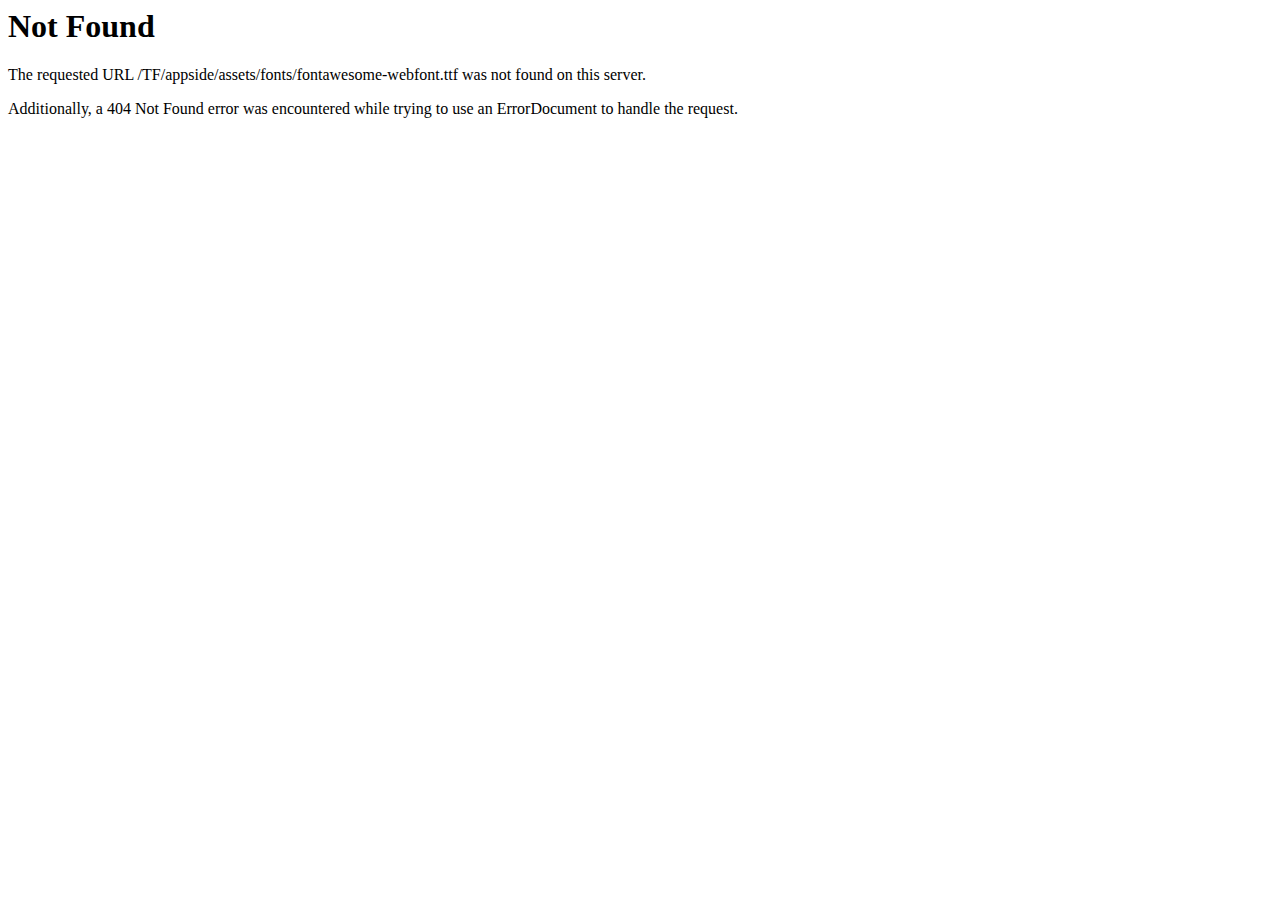
<file: assets/fonts/fontawesome-webfont5b62.html>
<!DOCTYPE HTML PUBLIC "-//IETF//DTD HTML 2.0//EN">
<html><head>
<title>404 Not Found</title>
</head><body>
<h1>Not Found</h1>
<p>The requested URL /TF/appside/assets/fonts/fontawesome-webfont.ttf was not found on this server.</p>
<p>Additionally, a 404 Not Found
error was encountered while trying to use an ErrorDocument to handle the request.</p>
</body></html>
</file>
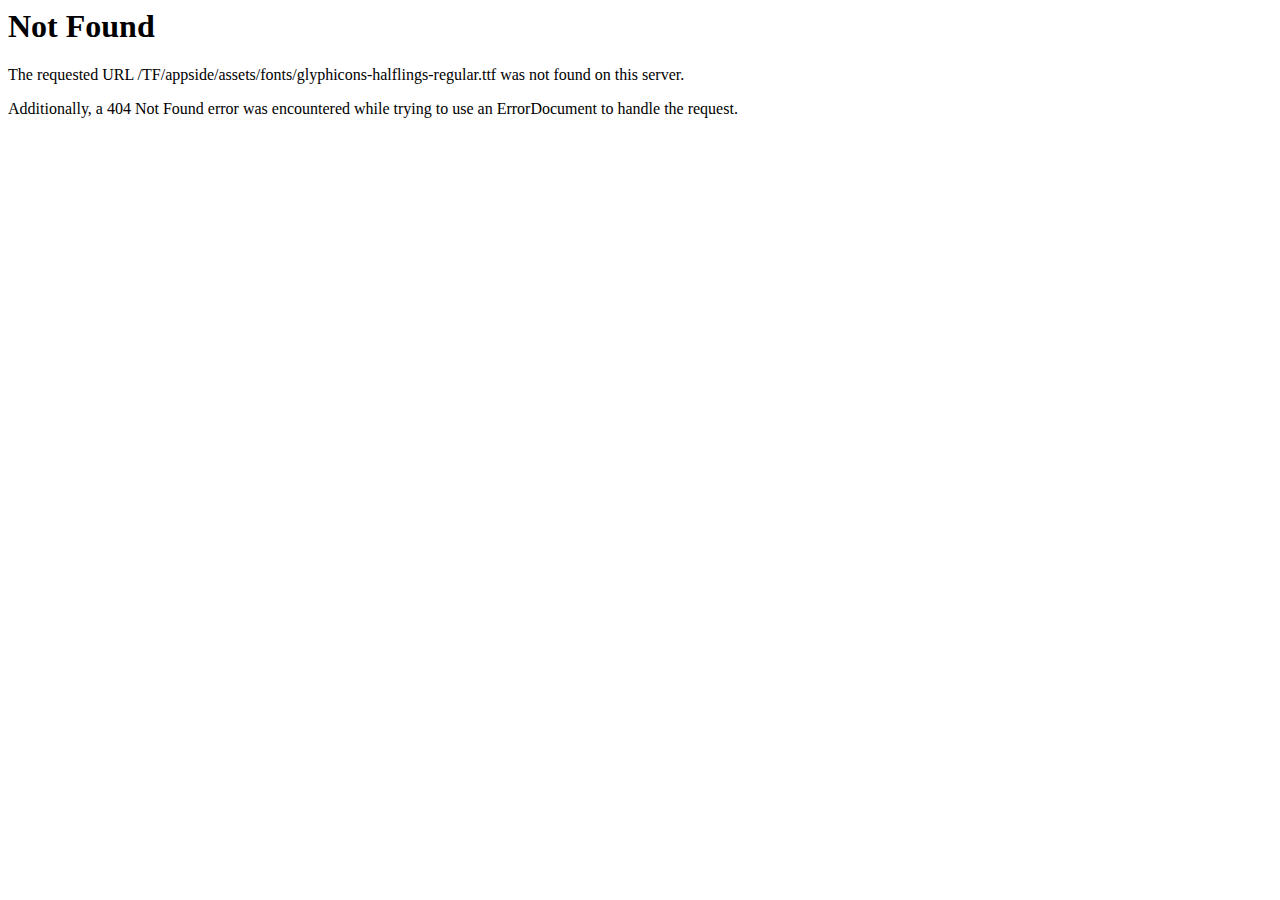
<file: assets/fonts/glyphicons-halflings-regular.html>
<!DOCTYPE HTML PUBLIC "-//IETF//DTD HTML 2.0//EN">
<html><head>
<title>404 Not Found</title>
</head><body>
<h1>Not Found</h1>
<p>The requested URL /TF/appside/assets/fonts/glyphicons-halflings-regular.ttf was not found on this server.</p>
<p>Additionally, a 404 Not Found
error was encountered while trying to use an ErrorDocument to handle the request.</p>
</body></html>
</file>
<file: assets/css/style.css>
/*--------------------
	Css Indexing 
-------------------*/


/*-----------------------
	Global Css
------------------------*/


/*====================
 Base CSS 
 =====================*/

 @import url('https://fonts.googleapis.com/css?family=Poppins:400,600,700|Roboto:400,700');
.alignleft {
    float: left;
    margin-right: 15px;
}

.alignright {
    float: right;
    margin-left: 15px;
}

.aligncenter {
    display: block;
    margin: 0 auto 15px;
}

a:focus {
    outline: 0 solid
}

img {
    max-width: 100%;
    height: auto;
}
.hader-table-cell h1 {
    font-size:  80px;
    font-weight: 700;
}

.hader-table-cell p {
    font-size: 20px;
}
h1,
h2,
h3,
h4,
h5,
h6 {
    margin: 0 0 15px;
    font-weight: 400;
    color: #373737;
    font-family: 'Poppins', sans-serif;
}

body {
    font-family: 'Roboto', sans-serif;
    font-size: 16px;
    color: #999;
}

a:hover {
    text-decoration: none
}

input[type="text"],
input[type="url"],
input[type="email"],
input[type="password"],
input[type="tel"],
textarea {
    padding: 10px 15px;
    border: 1px solid #EFEFEF;
}

input[type="submit"],
button[type="submit"] {
    padding: 11px 25px;
    border: none;
    border-radius: 2px;
    font-weight: 400;
}

.boxed-btn,
input[type='submit'],
button[type='submit'] {
    display: inline-block;
    background: #9749f8;
    color: #fff;
    font-size: 16px;
    border-radius: 5px;
    text-transform: uppercase;
    height: 50px;
    line-height: 55px;
    width: 150px;
    transition: .3s ease-in;
    font-weight: 700;
}
.margin-top-30{
    margin-top:0px;
}
.boxed-btn:hover,
.boxed-btn:focus {
    color: #fff;
    outline: none;
    text-decoration: none;
}

h2 {
    font-size: 28px;
    line-height: 37px;
}

.section-title {
    margin-bottom: 80px;
}
.boxed-btn:hover{
    background-color: #313131;
}
/*--------------------
    Feature Area
---------------------*/
.feature-area{
    background-color: #f7f7f7;
    padding: 115px 0 80px 0;
}
.section-title .title{
    font-size: 50px;
    font-weight: 700;
    color: #313133;

}
.section-title .subtitle{
    font-size: 18px;
    text-transform: uppercase;
    color: #9749f8;
    font-weight: 700;
    display: block;
    margin-bottom: 15px;
}
.single-feature-list{
    position: relative;
    text-align: center;
    margin-bottom: 40px;
    background-color: #fff;
    padding: 40px 30px 30px 30px;
    border-radius: 10px;
}
.single-feature-list .icon{
    margin-bottom: 30px;
}
.single-feature-list .content .title{
    font-size: 21px;
    text-transform: uppercase;
    font-weight: 700;
    color: #313131;
}
/*------------------------------
    Header Area
------------------------------*/

.header-area.header-bg-2 {
    background-color: #fff;
    background-image: url(../img/bg/header-bg-2.jpg);
    background-position: bottom;
    background-size: cover;
    padding: 250px 0 250px 0;
}
.header-area.header-bg-2 .header-inner .title {
    color: #fff;
    
}
.header-area.header-bg-2 .header-inner {
    text-align: center;
}
.header-area.header-bg-2 .header-inner p {
    color: #fefefe;
}
.header-area .header-inner .title {
    font-size: 60px;
    font-weight: 600;
    line-height: 70px;
    color: #252a32;
    margin-bottom: 22px;
}
.header-area .header-inner p {
    font-size: 20px;
    line-height: 32px;
    color: #505b6d;
    max-width: 520px;
    margin: 0 auto;
}
.header-area .header-inner .btn-wrapper {
    margin-top: 35px;
    
}
.header-area .header-inner .btn-wrapper .boxed-btn {
    margin: 0 10px;
    border: none;
    width: 165px;
    height: 60px;
    line-height: 55px;
    position: relative;
    z-index: 1;
    overflow: hidden;
    font-size: 16px;
    font-weight: 600;
    border: 2px solid #fff;
    background-image: -moz-linear-gradient(50deg, #5e2ced 0%, #9749f8 100%);
    background-image: -webkit-linear-gradient(50deg, #5e2ced 0%, #9749f8 100%);
    background-image: -ms-linear-gradient(50deg, #5e2ced 0%, #9749f8 100%);
    -webkit-box-shadow: 0px 3px 20px 0px rgba(13, 21, 75, 0.3);
    box-shadow: 0px 3px 20px 0px rgba(13, 21, 75, 0.3);
    -webkit-transition: all 0.3s ease-in;
    -moz-transition: all 0.3s ease-in;
    -o-transition: all 0.3s ease-in;
    transition: all 0.3s ease-in;
    text-transform: capitalize;
    border-radius: 30px;
}
.header-area .header-inner .btn-wrapper .boxed-btn.blank {
    background-color: #fff;
    color: #252a32;
    border: 2px solid #505b6d;
    background-image: -moz-linear-gradient(0deg, transparent 0%, transparent 100%);
    background-image: -webkit-linear-gradient(0deg, transparent 0%, transparent 100%);
    background-image: -ms-linear-gradient(0deg, transparent 0%, transparent 100%);
    -webkit-transition: all 0.3s ease-in;
    -moz-transition: all 0.3s ease-in;
    -o-transition: all 0.3s ease-in;
    transition: all 0.3s ease-in;
}
.header-area .header-inner .btn-wrapper .boxed-btn.blank img {
    margin-right: 3px;
}
.header-area .header-inner .btn-wrapper .boxed-btn.blank:hover {
    background-image: -moz-linear-gradient(50deg, #5e2ced 0%, #9749f8 100%);
    background-image: -webkit-linear-gradient(50deg, #5e2ced 0%, #9749f8 100%);
    background-image: -ms-linear-gradient(50deg, #5e2ced 0%, #9749f8 100%);
    -webkit-box-shadow: 0px 3px 20px 0px rgba(13, 21, 75, 0.3);
    box-shadow: 0px 3px 20px 0px rgba(13, 21, 75, 0.3);
    border-color: #fff;
    color: #fff;
}
.header-area .header-inner .btn-wrapper .boxed-btn:first-child {
    margin-left: 0;
}
.header-area .header-inner .btn-wrapper .boxed-btn:hover {
    background-image: -moz-linear-gradient(0deg, transparent 0%, transparent 100%);
    background-image: -webkit-linear-gradient(0deg, transparent 0%, transparent 100%);
    background-image: -ms-linear-gradient(0deg, transparent 0%, transparent 100%);
    background-color: #fff;
    color: #505b6d;
}

  
.footer-area-start{
  padding: 30px 0;
  background-color: #222222;
  color: #fff;
}
/*----------------------
    Teamplate Showcase
----------------------*/
.template-showcase{
    padding: 117px 0 120px 0;
}
.single-demo-item {
    position: relative;
    box-shadow: 0 0 15px 0 rgba(0,0,0,0.6);
    border-radius: 15px;
    margin-bottom: 30px;
}
.single-demo-item .thumb img{
    border-radius: 15px;
}
.single-demo-item .hover {
    position:  absolute;
    left:  0;
    top: 0;
    width:  100%;
    height:  100%;
    background-color: rgba(0,0,0,0.7);
    display:  flex;
    align-items:  center;
    justify-content: center;
    transition: .3s ease-in;
    visibility: hidden;
    opacity: 0;
    border-radius: 15px;
}
.single-demo-item .hover .hover-inner{
    text-align: center;
}
.single-demo-item .hover .hover-inner .title{
    font-size: 35px;
    font-weight: 700;
    color: #fff;
    margin-top: 30px;
}
.single-demo-item:hover .hover {
    visibility: visible;
    opacity: 1;
}

@media only screen and (max-width:414px){
    .header-area .header-inner .title {
        font-size: 40px;
        font-weight: 600;
        line-height: 48px;
        color: #252a32;
        margin-bottom: 22px;
    }
    .header-area .header-inner p {
        font-size: 18px;
        line-height: 28px;
        color: #505b6d;
        max-width: 520px;
        margin: 0 auto;
    }
}
@media only screen and (max-width:360px){
    .header-area .header-inner .title {
        font-size: 34px;
        font-weight: 600;
        line-height: 45px;
        color: #252a32;
        margin-bottom: 22px;
    }
    .header-area .header-inner p {
        font-size: 18px;
        line-height: 28px;
        color: #505b6d;
        max-width: 520px;
        margin: 0 auto;
    }
    .header-area .header-inner .btn-wrapper .boxed-btn {
        margin: 0 5px;
        width: 135px;
    }
    .header-area.header-bg-2 {
        padding: 200px 0 200px 0;
    }
}
@media only screen and (max-width:340px){
    .header-area .header-inner .title {
        font-size: 30px;
        font-weight: 600;
        line-height: 40px;
        color: #252a32;
        margin-bottom: 22px;
    }
    .header-area .header-inner p {
        font-size: 16px;
        line-height: 26px;
        color: #505b6d;
        max-width: 520px;
        margin: 0 auto;
    }
    .single-demo-item .hover .hover-inner .title {
        font-size: 28px;
        font-weight: 700;
        color: #fff;
        margin-top: 20px;
    }
}
</file>
<file: assets/css/responsive.css>
/* Medium Layout: 1280px. */
@media only screen and (min-width: 992px) and (max-width: 1200px) { 
    .single-feature-list .content .title {
        font-size: 18px;
    }
    
}
/* Tablet Layout: 768px. */
@media only screen and (min-width: 768px) and (max-width: 991px) { 
    .hader-table-cell h2 {
        font-size: 40px;
        margin-bottom: 15px;
        line-height: 45px;
    }
}
/* Mobile Layout: 320px. */
@media only screen and (max-width: 767px) { 
    .single-demo-item .thumb img{
        width: 100%;
    }
    .single-demo-item .thumb{
        margin-bottom: 30px;
    }
    .template-showcase{
        padding-bottom: 90px;
    }
    .single-feature-list {
        max-width:  414px;
        margin: 0 auto;
        margin-bottom: 30px;
    }
    .feature-area{
        padding-bottom: 90px;
    }
    .hader-table-cell h2,
    .section-title .title{
        line-height: 1.2;
    }
}

/* Wide Mobile Layout Only: 414px. */
@media only screen and (max-width: 414px) {
    .hader-table-cell h2 {
        font-size: 40px;
        line-height: 45px;
    }
    .section-title .title {
        font-size: 39px;
        line-height: 45px;
    }
    .hader-table-cell .boxed-btn {
        margin: 0 5px;
    }
} 
/* Wide Mobile Layout Only: 375px. */
@media only screen and (max-width: 384px) {
    .section-title .title {
        font-size: 35px;
        line-height: 40px;
    }
    .section-title .subtitle {
        font-size: 16px;
        margin-bottom: 5px;
    }
    .hader-table-cell h2 {
        font-size: 35px;
        line-height: 40px;
    }
}
/* Wide Mobile Layout Only: 360px. */
@media only screen and (max-width: 360px) {
    .section-title .title {
        font-size: 30px;
        line-height: 35px;
    }
    .section-title .subtitle {
        font-size: 14px;
        margin-bottom: 0;
    }
    .hader-table-cell h2 {
        font-size: 30px;
        line-height: 35px;
    }
    .hader-table-cell p {
        font-size: 18px;
    }
    .boxed-btn, input[type='submit'], button[type='submit'] {
        font-size: 14px;
        line-height: 50px;
        width: 130px;
    }
    .single-feature-list .content .title {
        font-size: 20px;
    }
} 
    
    /* Wide Mobile Layout Only: 480px. */
@media only screen and (max-width: 320px) { 
    .section-title .title {
        font-size: 28px;
        line-height: 35px;
    }
    .single-feature-list .content .title {
        font-size: 18px;
    }
}
</file>
<file: demo/css/style.css>
/*-------------------------------- Theme Name:Azor Theme URL: http://demo.anditthemes.com/html/azor/ Author: And_IT Author URL:andit.co Creation Date:20/8/2019 Description:A default stylesheet for Azor-Responsive Bootstrap Tenpage HTML Template. Version: 1.0 Primary use:App landing, responsive, bootstrap, blog, html5, clean, modern, creative etc. Support: andimpex@gmail.com, Hadayet Ali ---------------------------------*/
/* [Master Stylesheet] ---------------------------------------- 1. General Style 2. Typography 3. Button style 4. Navber style 5. Home Banner 1.Home-1 2.Home-2 3.Home-3 4.Home-4 5.Home-5 6. Clean and Fresh 7. veido area 8. Why Choose It area 9. Rice Customer 10. Downloads area 11. App screen area 12. Testimonial area 13. Blog area 14. copyrght area 15. contact us 16. Blog classic 17. News single 18. pagination 19. Footer blog 20. Form-blog 21. Preeloder -----------------------------------------*/
/*----------------------------------- General Style -------------------------------------*/
 @import url('https://fonts.googleapis.com/css?family=Raleway:400,500,600,700,800,900&display=swap');
 * {
     margin: 0;
     padding: 0;
     border: none;
     outline: none;
}
 body, html {
     height: 100%;
     margin: 0;
}
 body {
     background: #fff none repeat scroll;
     font-size: 14px;
     font-weight: normal;
     line-height: 24px;
     position: relative;
     font-family: 'Heebo', sans-serif;
     overflow-x: hidden;
}
 ul li {
     margin: 0;
     padding: 0;
     list-style-type: none;
}
 ul {
     margin: 0;
     padding: 0;
}
 a, a > * {
     outline: none;
     cursor: pointer;
     text-decoration: none;
}
 a:hover {
     text-decoration: none;
}
 .btn:focus {
     outline: 0;
     -webkit-box-shadow: none;
     box-shadow: none;
}
 input:focus{
     outline: none;
}
/*-------------------------- 2. Typography ---------------------------*/
 h1 {
     font-size: 60px;
     color: #203041;
     line-height: 65px;
     letter-spacing: 0px;
     font-family: 'Heebo', sans-serif;
     margin: 0;
     font-weight: bold;
     text-transform: uppercase;
}
 h2 {
     font-size: 48px;
     color: #203041;
     font-family: 'Heebo', sans-serif;
     line-height: 42px;
     font-weight: 300;
     letter-spacing: 0.10px;
     margin: 0;
}
 h3 {
     font-size: 30px;
     line-height: 42px;
     font-family: 'Heebo', sans-serif;
     margin: 0;
     color: #42454f;
     font-weight: 400;
}
 h4 {
     font-size: 24px;
     line-height: 32px;
     font-family: 'Heebo', sans-serif;
     font-weight: 400;
     letter-spacing: 0.25px;
     margin: 0;
     color: #203041;
}
 p {
     font-family: 'Lato', sans-serif;
     margin: 0;
     padding: 0;
     color: #777c87;
     font-size: 18px;
     font-weight:300;
     line-height: 27px;
     letter-spacing: 0.25px;
}
 .heading-1 span{
     font-weight: 500;
}
 .heading-1 p{
     margin-top:30px;
}
 ul li{
     list-style: none;
}
/*----------------------------- 3.Button style ---------------------------*/
 .btn-play-stro{
     font-size: 16px;
     background-image: -moz-linear-gradient(50deg, #3c3ad6 0%, #fbc7d4 100%);
     background-image: -webkit-linear-gradient(50deg, #3c3ad6 0%, #fbc7d4 100%);
     background-image: -ms-linear-gradient(50deg, #3c3ad6 0%, #fbc7d4 100%);
     padding: 11px 45px;
     color: #fff;
     border-radius: 40px;
     font-family: 'Heebo', sans-serif;
     font-weight: 500;
}
 .btn-play-stro:hover{
     background: -moz-linear-gradient(50deg, #fbc7d4 0%, #3c3ad6 100%);
     background: -webkit-linear-gradient(50deg, #fbc7d4 0%, #3c3ad6 100%);
     background: -ms-linear-gradient(50deg, #fbc7d4 0%, #3c3ad6 100%);
     color: #fff;
}
 .btn-with{
     font-size: 18px;
     background: #fff;
     padding: 11px 45px;
     color: #5879dc;
     border-radius: 40px;
     box-shadow: 0px 0px 7px -1px #0000002b;
     margin-left: 0px;
     font-family: 'Heebo', sans-serif;
     font-weight: 500;
}
 .mar-left{
     margin-left: 30px;
}
 .btn-with:hover{
     background-image: -moz-linear-gradient(50deg, #3c3ad6 0%, #fbc7d4 100%);
     background-image: -webkit-linear-gradient(50deg, #3c3ad6 0%, #fbc7d4 100%);
     background-image: -ms-linear-gradient(50deg, #3c3ad6 0%, #fbc7d4 100%);
     color: #fff;
}
 .play-icon{
     margin-right: 4px;
}
 .app-slide-wprapper .owl-prev i{
     border: 2px solid #4d5dd6;
     padding: 25px 32px;
     border-radius: 46px;
     color: #203041d6;
     font-size: 25px;
     position: absolute;
     top: 164px;
     right: 103%;
}
 .app-slide-wprapper .owl-next i{
     border:2px solid #4d5dd6;
     padding: 25px 32px;
     border-radius: 46px;
     color: #203041d6;
     font-size: 25px;
     position: absolute;
     top: 164px;
     left: 103%;
}
 .app-slide-wprapper .owl-next i:hover, .app-slide-wprapper .owl-prev i:hover{
     color: #fff;
     border:2px solid #fff;
     background-image: -webkit-linear-gradient(50deg, #3c3ad6 0%, #fbc7d4 100%);
}
 #app-screen-1 .owl-theme .owl-dots .owl-dot.active span, .owl-theme .owl-dots .owl-dot:hover span {
     background-image: -webkit-linear-gradient(50deg, #4751d4 0%, #83daee 100%);
}
 #app-screen-1 .owl-theme .owl-dots .owl-dot span {
     width: 15px;
     height: 15px;
}
 button:focus{
     outline: none;
}
 #app-screen-1 .owl-carousel .owl-nav.disabled {
     display: block;
}
/*----------------------------- 4.Navber style ---------------------------*/
/*------------------------------------ Drop down menu home01 --------------------------------------*/
 .dropdown-1 {
     position: relative;
}
 .dropdown-content-1 {
     display:none;
     position: absolute;
     background-color: #ffffff;
     min-width: 130px;
     box-shadow: 0px 8px 16px 0px rgba(0, 0, 0, 0.12);
     z-index: 1;
     right: 66px;
}
 .dropdown-content-1 a {
     color: #000 !important;
     padding: 20px 30px!important;
     text-decoration: none;
     display: block;
     font-size: 16px!important;
}
 .dropdown-content-1 a:hover {
    background-color: #eee;
}
 .dropdown-1:hover .dropdown-content-1 {
    display: block;
}
/*------------------------------------ 4.Drop down menu home --------------------------------------*/
 .dropdown {
     position: relative;
     display: inline-block;
}
 .dropdown-content {
     display:none;
     position: absolute;
     background-color: #ffffff;
     min-width: 170px;
     box-shadow: 0px 8px 16px 0px rgba(0, 0, 0, 0.12);
     z-index: 1;
     top: 42px;
}
 .dropdown-content a {
     color: #000000;
     padding: 8px 15px;
     text-decoration: none;
     display: block;
}
 .dropdown-content a:hover {
    background-color: #eee;
}
 .dropdown:hover .dropdown-content {
    display: block;
}
/*---------------------------------- Home 01 Navber style ------------------------------------*/
/*-----Navbar hide show----*/
 #home-one-nav .bac-hide{
     background: #bc98d5;
     padding: 20px 0!important;
     transition: all 600ms ease-in;
}
 #home-one-nav .home-one{
     padding: 30px 0;
}
 #home-one-nav .home-one-cols{
     position: relative;
}
 #main-side-bar {
     transition: margin-right .5s;
     position: absolute;
     right: 0;
}
 .openbtn {
     border-radius: 2px;
     font-size: 25px;
     cursor: pointer;
     color: #e3dec2 !important;
     border: none;
     font-weight: 900 !important;
     line-height: 28px;
     padding: 2px 10px;
     text-align: center;
     display: block;
}
 #mySidebar {
     text-align: left;
}
 .sidebar {
     height: 100%;
     width: 0;
     position: fixed;
     z-index: 1;
     top:0;
     right: 0;
     background-image: -webkit-linear-gradient(50deg, #3c3ad6 0%, #fbc7d4 100%);
     overflow-x: hidden;
     transition: 0.5s;
     padding-top: 60px;
}
 .sidebar .closebtn {
     position: absolute;
     top: 0;
     right: 159px;
     font-size: 36px;
     margin-right: 50px;
     border-bottom: 0px;
}
 .sidebar a {
     padding: 19px 0px 20px 80px;
     text-decoration: none;
     font-size: 18px;
     color: #f0e5f9;
     display: block;
     transition: 0.3s;
     font-family: 'Lato', sans-serif;
     border-bottom: 1px solid #ffffff8f;
     font-weight: 600;
}
 .sidebar a:hover{
     color: #000;
}
/*------------------------------------------- Home 02 Navber style --------------------------------------------*/
 #top-header .nav-item a {
     font-size: 16px;
     font-weight: 600;
     font-family: 'Lato', sans-serif;
}

 #top-header .nav-item a:hover::after {
     width: 100%;
     transition: width .3s;
}
 #top-header .navbar .nav-item .active{
     color: #f4c613;
     transition: all 400ms ease-in-out;
     border-bottom: 2px solid #fff;
}
 #top-header .nav-link {
     color: #ffffff;
     margin-right: 40px;
}
 #top-header .nav-link:hover {
     color: #f4c613;
}
 #top-header .download-btn a {
     background: #447e99;
     padding: 10px 20px !important;
     border-radius: 30px;
     width: 100%;
     text-align: center;
}
 #top-header #navbarSupportedContent {
     margin-left: 30%;
     margin-top: 0px;
}
 #top-header .navbar {
     padding: 30px 15px;
     -webkit-transition: all .7s ease;
     transition: all .7s ease;
}
 #top-header .navbar-brand {
     padding-top: 0px;
}
 #top-header .nav-item .dropdown-toggle::after {
     vertical-align: middle;
}
 #top-header .navbar-light .navbar-nav .active > .nav-link, .navbar-light .navbar-nav .nav-link.active, .navbar-light .navbar-nav .nav-link.show, .navbar-light .navbar-nav .show > .nav-link {
     -webkit-background-clip: text;
     -webkit-text-fill-color: #321d9a;
     margin: 0;
     color: #fff;
}
 #top-header .top-nav {
     background: #fff;
     -webkit-transition: all .7s ease;
     transition: all .7s ease;
     -webkit-box-shadow: 0px 0px 6px 0px #ddd;
     box-shadow: 0px 0px 6px 0px #ddd;
}
 #top-header .top-nav .nav-link {
     color: #000;
}
 #top-header top-nav .download-btn .nav-link {
     color: #fff;
}
 .home-2-top{
     background: #4a4cc2;
     padding: 20px 0 !important;
     transition: all 600ms ease-in;
}
/*------------------------------------------- Home 05 Navber style --------------------------------------------*/
 #top-header-5 #navbarSupportedContent {
     margin-left: 30%;
     margin-top: 0px;
}
 #top-header-5 .navbar {
     padding: 30px 15px;
     -webkit-transition: all .7s ease;
     transition: all .7s ease;
}
 #top-header-5 .navbar-brand {
     padding-top: 0px;
}
 #top-header-5 .nav-link {
     color: #000;
     margin-right: 40px;
}
 #top-header-5 .nav-item a {
     font-size: 16px;
     font-weight: 600;
     font-family: 'Lato', sans-serif;
}
 #top-header-5 .nav-link:hover {
     color: #9c2553;
}
 #top-header-5 .nav-item a::after {
     content: '';
     display: block;
     width: 0;
     height: 2px;
     background: #000;
     transition: width .3s;
     position: relative;
     top: 10px;
}
 #top-header-5 .nav-item a:hover::after {
     width: 100%;
     transition: width .3s;
}
/*-------------------- 5.Home 01 banner --------------------*/
 #banner-1{
     background-image: url(../img/bac-1.png);
     background-repeat: no-repeat;
     background-size: contain;
     background-position: right;
}
 .banner-text-one{
     padding: 204px 0 230px 0;
}
 .banner-text-one h1{
     padding-right: 196px;
     margin-bottom: 10px;
     line-height: 60px;
}
 .banner-btn-1{
     margin-top: 50px;
}
/*-------------------- 5.Home 02 banner --------------------*/
 #banner-2{
     background-image: url(../img/bac-2.png);
     background-repeat: no-repeat;
     background-size: cover;
}
 .banner-text-two{
     padding: 240px 43% 267px 0;
}
 .banner-text-one h1{
     padding-right: 196px;
     margin-bottom: 10px;
     line-height: 60px;
}
 .banner-text-two h1{
     color: #fff;
     text-transform: inherit;
     font-weight: 300;
}
 .banner-text-two h1 span{
     font-weight: bold;
}
 .banner-text-two p{
     color: #fff;
     margin-top: 15px;
}
 .banner-btn-2{
     margin-top: 60px;
}
 .banner-btn-2 a span{
     color: #2079db;
}
 .banner-btn-2 a{
     font-family: 'Heebo', sans-serif;
     font-size: 17px;
     color: #9e6ada;
     font-weight:500;
     background: #fff;
     padding: 10px 45px;
     border-radius: 30px;
     box-shadow: 1px 0 16px -7px #000;
}
 .banner-btn-2 a:hover{
     box-shadow: none;
}
/*-------------------- 5.Home 03 banner --------------------*/
 #banner-3{
     background-image: url(../img/banner-3.png);
     background-repeat: no-repeat;
     background-size: cover;
}
/*-------------------- 5.Home 04 banner --------------------*/
 #banner-4{
     background-image: url(../img/banner-4.png);
     background-repeat: no-repeat;
     background-size: cover;
     background-position: top;
}
 .banner-text-for {
     padding: 204px 0 270px 0;
}
 .banner-text-for h1{
     color: #fff;
     padding-right: 196px;
     margin-bottom: 10px;
     line-height: 60px;
}
 .banner-text-for p{
     color: #fff;
}
/*-------------------- 5.Home 05 banner --------------------*/
 .banner-cover-5{
     padding: 104px 0 0 0;
     position: relative;
}
 .banner-text-five h1{
     font-weight:300;
     text-transform: inherit;
}
 .banner-text-five span{
     font-weight: 900;
}
 .banner-5-img{
     padding-top: 130px;
}
 .banner-5-img img{
     width: 100%;
     position: relative;
     left: 150px;
}
 .header-5{
     box-shadow: 0px 0px 21px -16px #000;
     background: #fff;
}
 .banner-text-five {
     padding: 195px 0 0 0;
}
 .banner-text-five p{
     margin-top: 15px;
}
 .banner-btn-3{
     margin-top: 60px;
}
 .banner-btn-3 a {
     font-family: 'Heebo', sans-serif;
     font-size: 17px;
     color: #fff;
     font-weight: 500;
     background-image: -webkit-linear-gradient(50deg, #cc2b5e 20%, #753a88 100%);
     padding: 10px 45px;
     border-radius: 30px;
     box-shadow: 1px 0 16px -7px #000;
}
 .banner-btn-3 a:hover{
     background-image: -webkit-linear-gradient(50deg, #753a88 20%, #cc2b5e 100%);
}
 #top-header-5 .navbar .nav-item .active {
     color:#9c2553;
     transition: all 400ms ease-in-out;
     border-bottom: 2px solid #000;
}
/*----------------------- 6.Clean and Fresh -------------------------*/
 #clean-1{
     padding: 100px 0 50px 0;
}
 #clean-1 .container-fluid{
     padding: 0;
}
 .clean-img img{
     margin-top: 65px;
}
 .clean-wrapper{
     padding-right: 303px;
}
 .clean-text-para{
     margin-left: 40px;
}
 .clean-icon{
     height: 100px;
     background: white;
     width: 100px;
     line-height: 100px;
     text-align: center;
     border-radius: 63px;
     box-shadow: 0px 0px 16px -9px #0000009e;
}
 .clean-text-para p{
     margin-top:10px;
}
 .clean-text{
     margin-top:60px;
}
/*----------------------------- Home-1 ------------------------------*/
 .content-clean span {
     font-weight: 500;
}
 .content-clean{
     text-align: center;
}
 .content-clean p {
     padding: 0 270px;
     margin-top: 30px;
     margin-bottom: 50px;
}
 #clean-2 {
     padding: 100px 0 35px 0;
}
 .cl-ic-ma img{
     width: 44%;
}
 .cl-ic-ma{
     height: 75px;
     width: 75px;
     background: #fff;
     line-height: 75px;
     text-align: center;
     border-radius: 48px;
     box-shadow: 0px 0px 16px -9px #0000009e;
}
 .clean-item-2-icon{
     margin-top: 5px;
     margin-right: 14px;
}
/*------------------------- 7.veido area ---------------------------*/
 .custom-veido{
     background-image:url(../img/vido.png);
     background-repeat: no-repeat;
     padding-bottom: 125px 
}
 .vedio-cover {
     padding: 200px 0 0 0;
}
 .video-area{
     padding: 120px 0;
}
 .img-with-video {
     display: inline-block;
}
 .img-with-video .img-wrap .hover {
     position: absolute;
     left: 0;
     top: -95px;
     width: 100%;
     height: 100%;
     display: -webkit-box;
     display: -ms-flexbox;
     display: flex;
     -webkit-box-pack: center;
     -ms-flex-pack: center;
     justify-content: center;
     -webkit-box-align: center;
     -ms-flex-align: center;
     align-items: center;
}
 .img-with-video .img-wrap .hover .video-play-btn {
     color: #2a81a5;
     width: 85px;
     height: 85px;
     line-height: 85px;
}
 .video-area.style-two:after {
     position: absolute;
     left: 0;
     top: 0;
     background-image: url(../img/bg/video-area-bg.png);
     content: '';
     z-index: -1;
     width: 100%;
     height: 100%;
}
 .img-with-video .img-wrap .hover .video-play-btn:before {
     width: 90px;
     height: 90px;
}
 .video-play-btn:before {
     content: "";
     position: absolute;
     z-index: 0;
     left: 50%;
     top: 50%;
     -ms-transform: translateX(-50%) translateY(-50%);
     -webkit-transform: translateX(-50%) translateY(-50%);
     transform: translateX(-50%) translateY(-50%);
     display: block;
     width: 80px;
     height: 80px;
     background: #fff;
     border-radius: 50%;
     -webkit-animation: pulse-border 1500ms ease-out infinite;
     animation: pulse-border 1500ms ease-out infinite;
     z-index: -1;
}
 .video-play-btn {
     position: relative;
     z-index: 1;
     display: inline-block;
     width: 70px;
     height: 70px;
     line-height: 70px;
     text-align: center;
     font-size: 16px;
     background-color: #fff;
     border-radius: 50%;
     color: #313131;
}
 .video-play-btn:before {
     content: "";
     position: absolute;
     z-index: 0;
     left: 50%;
     top: 50%;
     -ms-transform: translateX(-50%) translateY(-50%);
    /* IE 9 */
     -webkit-transform: translateX(-50%) translateY(-50%);
    /* Chrome, Safari, Opera */
     transform: translateX(-50%) translateY(-50%);
     display: block;
     width: 80px;
     height: 80px;
     background: #fff;
     border-radius: 50%;
     -webkit-animation: pulse-border 1500ms ease-out infinite;
     animation: pulse-border 1500ms ease-out infinite;
     z-index: -1;
}
 .video-play-btn:hover {
     color: #313131;
}
 @-webkit-keyframes pulse-border {
     0% {
         -webkit-transform: translateX(-50%) translateY(-50%) translateZ(0) scale(1);
         transform: translateX(-50%) translateY(-50%) translateZ(0) scale(1);
         opacity: 1;
    }
     100% {
         -webkit-transform: translateX(-50%) translateY(-50%) translateZ(0) scale(1.3);
         transform: translateX(-50%) translateY(-50%) translateZ(0) scale(1.3);
         opacity: 0;
    }
}
 .video-text-1 h3{
     text-align: center;
     color:#fff;
}
 .player {
     position: fixed;
     z-index: 1;
     top: 45px;
     left: 0;
     width: 100%;
     height: 100%;
     opacity: 0;
     -webkit-transition: opacity 0.3s ease-in-out;
     transition: opacity 0.3s ease-in-out;
}
 .player__video {
     position: relative;
     top: 50%;
     left: 50%;
     height: 70%;
     width: auto;
     max-width: 75%;
     background-color: #fff;
     -webkit-box-shadow: 0 0 50px rgba(0, 0, 0, 0.95);
     box-shadow: 0 0 50px rgba(0, 0, 0, 0.95);
     -webkit-transform: translate(-50%, -50%);
     transform: translate(-50%, -50%);
}
 .js--show-video {
     opacity: 1;
}
 .video-filler {
     display: block;
     width: 100%;
}
 .video-close {
     position: absolute;
     z-index: 0;
     top: 0;
     right: -30px;
     padding: 5px 10px;
     border: none;
     outline: none;
     border-radius: 0 50% 50% 0;
     cursor: pointer;
     font-size: 24px;
     color: #000;
     background-color: #fff;
     -webkit-box-shadow: 0 0 20px rgba(0, 0, 0, 0.75);
     box-shadow: 0 0 20px rgba(0, 0, 0, 0.75);
}
 .video-iframe {
     position: absolute;
     z-index: 1;
     top: 0;
     left: 0;
     width: 100%;
     height: 100%;
     border: 10px solid #fff;
}
/*-------------------------------- Home 2 --------------------------------*/
 .custom-veido-2 {
     background-image: url(../img/ve-2.png);
     background-repeat: no-repeat;
     padding-bottom: 125px;
}
/*-------------------------------- Home 4 --------------------------------*/
 .custom-veido-4 {
     background-image: url(../img/ve-4.png);
     background-repeat: no-repeat;
     padding-bottom: 125px;
}
/*-------------------------------- Home 4 --------------------------------*/
 .custom-veido-5 {
     background-image: url(../img/ved-5.png);
     background-repeat: no-repeat;
     padding-bottom: 125px;
}
/*---------------------------------- 8.Why Choose It area ------------------------------------*/
 #choose-it-1{
     padding: 100px 0;
     background-image: url(../img/choose.png);
     background-size: cover;
     background-repeat: no-repeat;
     position: relative;
}
/*----Animation---*/
 @-webkit-keyframes left2right {
     50% {
         -ms-transform: translateY(150px);
        /* IE 9 */
         -webkit-transform: translateY(150px);
        /* Chrome, Safari, Opera */
         transform: translateY(150px);
    }
}
 .shape-1 {
     position: absolute;
     left: 10%;
     top: 15%;
     -webkit-animation: left2right 10s linear 0s infinite;
     animation: left2right 10s linear 0s infinite;
     opacity:0.2;
}
 .shape-2 {
     position: absolute;
     left: 2%;
     top: 30%;
     -webkit-animation: left2right 10s linear 0s infinite;
     animation: left2right 10s linear 0s infinite;
     opacity: 0.2;
}
 .shape-3 {
     position: absolute;
     top: 18%;
     -webkit-animation: left2right 10s linear 0s infinite;
     animation: left2right 10s linear 0s infinite;
     opacity: 1;
     right: 56px;
}
 .heading-choose span{
     font-weight: 500;
}
 .heading-choose p{
     padding: 0 270px;
     margin-top: 16px;
     margin-bottom: 50px;
}
 .choose-wrapper{
     background: #fff;
     box-shadow: 0px 0px 15px -9px #0000006e;
     padding: 35px 30px 40px 30px;
     border-radius: 10px;
}
 .choose-para h3{
     font-weight: 500;
     margin: 20px 0 5px 0;
}
 .choose-mar-to{
     margin-top: 35px;
}
 .choose-wrapper:hover .wrappwer-icon{
     -ms-transform: rotateY(360deg);
    /* IE 9 */
     -webkit-transform: rotateY(360deg);
    /* Chrome, Safari, Opera */
     transform: rotateY(360deg);
     color: #fff;
}
 .choose-wrapper .wrappwer-icon {
     -webkit-transition: all 0.5s ease-in;
     -moz-transition: all 0.5s ease-in;
     -o-transition: all 0.5s ease-in;
     transition: all 0.5s ease-in;
}
/*---------------------------- 9.Rice Customer ----------------------------*/
 #customer {
     padding: 55px 0 55px 0;
     position: relative;
}
 .customer-1 span{
     font-weight: 500;
}
 .customer-1 p{
     margin-top:30px;
}
 .customers-img img{
     width: 100%;
}
 .customer-details{
     margin-left: 30px;
     margin-top: 60px;
}
 .customer-details-2{
     margin-left: 30px;
     margin-top:130px;
}
 .rice-item li i{
     color: #18d04a;
     margin-right: 10px;
}
 .rice-item ul li{
     font-family: 'Lato', sans-serif;
     font-size: 18px;
     font-weight: 400;
     color: #777c87;
     margin-top: 20px;
}
 .rice-item{
     margin-top: 45px 
}
 .rice-top {
     margin-top: 35px;
}
 .d-nono{
     display: none;
}
/*------------------------------- Home-2 ---------------------------------*/
 #customer-2{
     padding: 0px 0 50px 0;
     position: relative;
}
/*------------------------ 10.Downloads area ---------------------------*/
 #download{
     background-image: url(../img/b.png);
     background-repeat: no-repeat;
}
 .app-for-downl {
     padding: 120px 0 165px 0;
}
 .app-for-downl img{
     width: 45%;
     margin-right: 20px;
     margin-top: 60px;
}
 .app-for-downl h2{
     color: #fff;
}
 .app-for-downl span{
     font-weight: 500;
}
 .app-for-downl p{
     color: #fff;
     font-weight: 400;
     margin-top: 30px;
}
 .dow-img img{
     position: absolute;
     top: 71px;
}
 #download-5 {
     background-image: url(../img/mob-5.png);
     background-repeat: no-repeat;
}
/*----------------------------------- 11.App screen area ------------------------------------*/
 #app-screen-1{
     padding: 100px 0;
     position: relative;
}
 .app-screen-heading span{
     font-weight: 500;
}
 .app-screen-heading p{
     padding-right: 50px;
}
 .app-screen-heading h2{
     margin-left: 17px;
}
 .app-slide-wprapper{
     margin-top: 40px;
}
/*------------------------------- 12.Testimonial area -----------------------------------*/
 #testimonial-1 {
     padding: 100px 0 100px 0;
     background: #f6f6f6;
}
 .testmoinal-heading span{
     font-weight: 500;
}
 .testmoinal-heading p{
     padding: 0 270px;
     margin-top: 15px;
}
 .img-tes{
     text-align: center;
}
 .img-tes img{
     width: 38% !important;
     border-radius: 65%;
     border: 4px solid #fff;
     position: relative;
     top: -36px;
     margin: 0 auto;
}
 .tes-1-cli{
     background: #fff;
     padding: 0px 30px 40px 30px;
     margin-top: 38px;
     margin-bottom: 20px;
}
 .test-det h4{
     margin-top: -20px;
}
 .test-det p{
     font-size: 16px;
     line-height: 27px;
     margin-top: 0px;
}
 .tes-1-cli:before{
     font-family: "Font Awesome 5 Free";
     font-weight: 900;
     content: "\f0dd";
     position: absolute;
     left: 44%;
     bottom: 15px;
     color: white;
     font-size: 57px;
}
 .test-slider {
     margin-top: 55px;
}
 .test-det .test-p-p{
     margin: 5px 0;
     color: #4a4cc2;
     font-weight: 600;
}
/*-------------------------------- 13.Blog area ---------------------------------*/
 #Blog-1{
     padding: 100px 0;
     position: relative;
}
 .blog-img-1 img{
     width: 100%;
     margin-top:0px;
}
 .blog-1-heading span{
     font-weight: 500;
}
 .blog-1-heading p{
     padding: 0 241px;
     margin-top: 15px;
}
 .blog-para h4{
     margin-top: 30px;
}
 .blog-para h4 a{
     color: #203041;
     transition: all 400ms ease-in-out;
}
 .blog-para h4 a:hover{
     color: #dbafd4;
}
 .blog-comment{
     margin-top: 10px;
}
 .blog-comment li{
     font-family: 'Raleway', sans-serif;
     font-weight: 400;
     color: #777c87;
     margin-right: 25px;
}
 .blog-comment li a{
     font-size: 14px;
     font-weight: 500;
     font-family: 'Raleway', sans-serif;
     font-weight: 400;
     color: #777c87;
}
 .blog-comment li a:hover{
     color: #dbafd4;
}
 .blog-comment li i{
     margin-right: 8px;
}
 .blog-para p{
     letter-spacing: inherit;
}
 .blog-wrapper{
     margin-top: 70px;
     transition: all 400ms ease-in-out;
     box-shadow: 2px 0 45px -35px;
}
 .blog-wrapper:hover {
     transform: translateY(-10px);
}
 .not-show{
     display: none;
}
 .blog-read{
     padding: 15px 25px 30px 26px;
}
 .read-icon span{
     font-family: 'Lato', sans-serif;
     font-size: 16px;
     font-weight: 600;
     color: #5f87de;
}
 .read-icon span:hover{
     color: #dbafd4;
}
 .article-blog span{
     font-family: 'Lato', sans-serif;
     font-size: 16px;
     font-weight: 400;
     color: #777c87;
     background: #f1f8ff;
     padding: 6px 20px;
     border-radius: 35px;
     line-height: 0;
     transition: .7s ease all;
}
 .article-blog span:hover{
     color: #fff;
     background: #dbafd4;
}
 .read-icon i{
     font-size: 15px;
     color: #dbafd4;
     transition: all 1s;
     opacity: 0;
}
 .read-icon:hover i{
     transform: translateX(10px);
     opacity: 1;
}
 .blog-para{
     padding: 0 25px;
}
 .bl-az-top{
     margin-top: 60px;
}
/*-------------------------------------------- 14.Contact area ----------------------------------------------*/
 .add-icon li{
     font-size: 16px;
     color: #4a4cc2;
     margin-bottom: 25px;
}
 .add-icon li a{
     color: #4a4cc2;
}
 .contacy-us-adress{
     padding-left: 35px;
}
 .add-icon li span{
     margin-left: 15px;
}
.contact-heading p{
	    padding: 0 150px;
    margin-top: 15px;;
}
 .copy-right{
     float: right;
}
.des-fo p{
	color: #fff;
    font-size: 16px;
    line-height: 25px;
	    margin-top: 30px;
}
.ma-to-fo{
	margin-top: 50px;
}
.font-icon{
	margin-top: 20px;
}
.font-icon i {
    font-size: 22px;
    color: #fff;
    margin-right: 25px;
	transition: 1.5s;
}
.font-icon i:hover{
	color: #b768e9;
	transform: scale(1.2)
}
.add-ress-info ul li{
	display: block;
	color: #fff;
    margin-bottom: 10px;
    font-size: 16px;
}
.add-ress-info h4{
	    font-size: 18px;
    color: #fff;
    font-weight: 500;
}
.bl-img-fo img{
	    max-width: 80%;
    border-radius: 10px;
}
.blog-fo-de h4 a{
	    font-size: 18px;
    color: #fff;
}
.blog-fo-de h4 a:hover{
	color:#b768e9;
}
.blog-fo-de span{
	    color: #fff;
    font-size: 11px;
}
.blog-list-fot h4{
	font-size: 18px;
    color: #fff;
    font-weight: 500;
}
.add-ress-info ul li a{
	color:#fff; 	
}
.add-ress-info ul li a:hover{
	color: #d993ff;	
}
.add-ress-info ul{
	margin-top: 30px;
}
.blo-ite-fo{
	margin-top: 30px;
}
#contact-1 hr{
	margin: 40px 0 0 0;
}
 #contact-1{
     background-image: url(../img/con-1.png);
     padding: 100px 0 25px 0;
     background-repeat: no-repeat;
     background-size:cover;
}
 .form-group label{
     font-size: 16px;
     font-family: 'Lato', sans-serif;
     font-weight:600;
     color: #000;
     margin-bottom: 0px;
}
 .contact-form-1 input{
     height: 50px;
}
 .contact-form-1 .form-control {
     border-radius: 0px;
}
 .contact-form-1 .form-control {
     font-family: 'Heebo', sans-serif;
     font-size: 16px;
    
     padding: 0px 30px;
     color: #a5a9ad;
}
 .contact-form-1 .form-control:focus {
     color: #495057;
     border-color:#4a4cc2;
     outline: 0;
     box-shadow: none;
}
 .contact-form-1 .form-group{
     margin-top: 10px;
     margin-bottom: 10px;
}
 .submit-btn{
       margin-top: 22px;
    float: right;
}
 .contact-heading h2 span{
     font-weight: 600;
}
 .contact-form-1 textarea{
         padding: 10px 0 0 30px !important;
}
 .contact-info p {
     font-family: 'Heebo', sans-serif;
     font-size: 16px;
     font-weight: 400;
     color: #42454f;
     line-height: 30px;
}
 .contact-info li span{
     margin-right: 20px;
}
 .contact-wrapper {
     padding: 70px 85px 70px 85px;
     box-shadow: 0px 0px 32px -16px #00000063;
     background: #fff;
     position: relative;
     border-radius: 30px;
}
 .contact-heading{
     margin-top: 0px;
     margin-bottom: 40px;
}
 .contact-info ul{
     margin-top: 75px;
}
 .cin-ic{
     text-align: center;
}
 .cin-ic i{
     font-size: 40px;
     color: #dbafd4;
     transition: 1.5s;
}
 .cin-det{
     text-align: center;
}
 .cin-det h4{
     font-size: 18px;
     margin-top: 15px;
     margin-bottom: 10px;
     font-family: 'Heebo', sans-serif;
     font-weight: 500;
}
 .contact-info{
     padding: 15px 60px;
     box-shadow: 0 0 23px -19px;
     transition: 1.5s;
}
 .contact-info:hover{
     box-shadow: none;
     transform: translateY(-10px);
}
 .contact-info:hover .cin-ic i{
     color: #4a4cc2;
}
 .contacy-us-img img{
     width: 85%;
}
 .footer-ico h3{
     font-weight: 600;
     font-size: 40px;
}
/*------------------------------ home 2 -------------------------------*/
 #contact-2{
     background-image: url(../img/contact-2.png);
     padding: 150px 0 50px 0;
     background-repeat: no-repeat;
     background-size: cover;
}
 #contact-2 {
     background-image: url(../img/contact-3.png);
     padding: 100px 0 50px 0;
     background-repeat: no-repeat;
     background-size: cover;
}
 #contact-5 {
     background-image: url(../img/cont-5.png);
     padding: 104px 0 50px 0;
     background-repeat: no-repeat;
     background-size: cover;
}
/*------------------------------ 15.copyrght area -------------------------------*/
 .copy-right p{
     font-size: 14px;
     color: #fff;
     font-weight: bold;
     margin-top:20px;
}
 .footer-menu li{
     margin-top:20px;
}
 .footer-menu ul li a{
     font-size: 16px;
     color: #fff;
     font-weight: bold;
     margin-top: 50px;
     font-family: 'Lato', sans-serif;
}
 .footer-menu ul li a:hover{
     color: #c59fff;
}
 .li-right{
     padding-right: 33px;
}
 #contact-5 .copy-right p{
     color: #fff;
}
 #contact-5 .footer-menu ul li a{
     color: #fff;
}
/*------------------------------ home 2 -------------------------------*/
 #contact-2 .copy-right p{
     color: #fff;
}
 #contact-2 .footer-menu ul li a{
     color: #fff;
}
 #contact-2 .footer-menu ul li a:hover{
     color: #4a4cc2;
}
/*----------------------- Back to top btn -----------------------*/
 .back-btn-1{
     position: fixed;
     bottom: 20px;
     right: 20px;
     padding: 12px 19px;
     border-radius: 4px;
     font-size: 20px;
     color: #ffffff;
     background: #4a4cc2;
}
 .back-btn-1:hover{
     color: #000;
}
/*----------------------------------- 16.Blog classic -----------------------------------*/
 #blog-main-page{
     background-image: url(../img/blo-1.png);
     background-repeat: no-repeat;
     margin-top: 105px;
     padding: 155px 0px;
}
 #bolg-classic-main{
     padding: 125px 0;
}
 .blog-heading-main h1{
     color: #fff;
     text-align: center;
     text-transform: inherit;
}
 .news-ar{
     text-align: center;
}
 .news-ar{
     font-size: 22px;
     font-family: 'Heebo', sans-serif;
     color: #fff;
     font-weight: 400;
     margin-top: 10px;
}
 .acti-home{
     color: #fff;
}
 .acti-home:hover{
     color: #000;
}
 .unact-blog{
     color: #b3acac;
}
 .icon-blog-main i{
     font-size: 18px;
     margin: 0 5px;
}
 .search-input-blog .fa {
     position: relative;
     top: 12px;
     right: 30px;
     cursor: pointer;
     z-index: 3;
}
 .search-input-blog .form-control {
     font-size: 16px;
     font-weight: 400;
     height: 40px;
     padding: 6px 65px 6px 12px;
     border-radius: 0px;
     -webkit-border-radius: 0px;
     -moz-border-radius: 0px;
     -o-border-radius: 0px;
     background: #eeeff0;
     border: 1px solid #eeeff0;
}
 .search-input-blog .form-control:focus {
     border: none;
     outline: 0;
     box-shadow: none;
}
 .first-post-heading h4{
     font-weight: 500;
     position: relative;
     margin-top: 55px;
}
 .first-post-heading h4:after {
     position: absolute;
     content: "";
     background: #2c303a;
     height: 1px;
     width: 40px;
     top: 40px;
     left: 0px;
}
 .catagore-heading h4{
     font-weight: 500;
     position: relative;
     margin-top: 55px;
}
 .catagore-heading h4:after {
     position: absolute;
     content: "";
     background: #2c303a;
     height: 1px;
     width: 40px;
     top: 40px;
     left: 0px;
}
 .tags-heading h4{
     font-weight: 500;
     position: relative;
     margin-top: 55px;
}
 .tags-heading h4:after {
     position: absolute;
     content: "";
     background: #2c303a;
     height: 1px;
     width: 40px;
     top: 40px;
     left: 0px;
}
 .instagrem-heading h4{
     font-weight: 500;
     position: relative;
     margin-top: 55px;
}
 .instagrem-heading h4:after {
     position: absolute;
     content: "";
     background: #2c303a;
     height: 1px;
     width: 40px;
     top: 40px;
     left: 0px;
}
 .blog-info img{
     height: 70px;
     width: 95px;
     margin-right: 10px;
}
 .blog-det-author h4 {
     font-size: 18px;
     line-height: 22px;
}
 .blog-det-author span{
     font-size: 14px;
     line-height: 35px;
     font-family: 'Heebo', sans-serif;
     font-weight: 500;
     color: #5555;
}
 .blog-det-author h4 a{
     color: #000;
     font-family: 'Heebo', sans-serif;
     font-weight: 500;
}
 .blog-det-author h4 a:hover{
     color: #9c2553;
}
 .blog-post-author {
     margin-top: 40px;
}
 .catagore-heading h4{
     font-weight: 500;
     position: relative;
     margin-top: 55px;
}
 .catagoriey-item-blog p {
     font-weight: 600;
     margin-left: 4px;
     font-family: 'Heebo', sans-serif;
     margin-right: 5px;
     -webkit-transition: 0.3s ease;
     transition: 0.3s ease;
     font-size: 16px;
}
 .catagoriey-item-blog p a{
     color: #000;
}
 .cata-2{
     margin-top: 40px;
}
 .cata-3{
     margin-top: 10px;
}
 .catagoriey-item-blog:hover p a {
     color: #9c2553;
}
 .tags-item span a{
     background-color: #edeeef;
     color: #71757f;
     padding: 7px 18px;
     display: inline-block;
     margin: 7px 2px 0px 0px;
     font-size: 13px;
     font-family: 'Heebo', sans-serif;
}
 .tags-item span a:hover{
     background: #171717;
     color: #fff;
}
 .tags-item p{
     margin-top: 40px;
}
 .flex-row .instgram {
     margin: 0px 5px 5px 0px;
}
 .flex-row .instgram img{
     height: 60px;
     width: 60px;
}
 .inst-img{
     margin-top: 50px;
}
 .blog-head-skill h3{
     font-weight: 500;
}
 .blog-admin li {
     font-size: 16px;
     font-weight: 400;
     float: left;
     padding: 0px 30px 0px 0px;
}
 .blog-admin {
     margin-top: 20px;
}
 .blog-admin a {
     color: #4f535b;
}
 .blog-admin a:hover {
     color:#9c2553;
}
 .blog-main-img img{
     width: 100%;
     margin-top: 25px;
     position: relative;
}
 .blog-main-img p{
     position: absolute;
     right: 61px;
     top: 349px;
     background: black;
     padding: 9px 19px;
}
 .blog-main-img p:hover{
     background: #71757f;
}
 .blog-main-img p {
     font-size: 16px;
     font-family: 'Heebo', sans-serif;
     font-weight: 500;
}
 .blog-main-img i {
     margin-right: 10px;
}
 .blog-main-img a {
     color: #fff;
}
 .blog-pad {
     padding: 0 60px 0 0;
}
 .para-blog p{
     margin-top: 30px;
     font-weight: 500;
     font-size: 16px;
}
 .icon-blog-con h4{
     font-size: 18px;
     font-weight: 500;
}
 .icon-blog-con p{
     font-size: 16px;
     font-family: 'Heebo', sans-serif;
     font-weight: 500;
}
 .icon-blog-con a{
     color: #000;
}
 .icon-blog-con a:hover{
     color: #9c2553;
}
 .icon-blog-con {
     margin-top: 25px;
}
 .icon-blog-con i{
     margin-right: 10px;
}
 .blog-2-main{
     margin-top: 60px;
}
 .socal-icon-footer{
     text-align: center;
     margin-top: 25px;
}
/*------------------------ 17.News single -----------------------*/
 .block-quite-text {
     margin-top: 35px;
}
 .block-quite-text blockquote{
     font-family: 'Lato', sans-serif;
     font-size: 18px;
     background: #f0f8f6;
     padding: 30px 46px;
     line-height: 31px;
     color: #6f747e;
     font-style: italic;
}
 .para-blog-2{
     margin-top: 50px;
}
 .para-blog-2 p{
     font-weight: 500;
     font-size: 16px;
     margin-top:10px 
}
 .para-blog-2 span{
     font-size: 20px;
}
 .para-1{
     margin-top: 30px !important;
}
/*-------------------------- 18.pagination ----------------------------*/
 .pagination > li:first-child > a, .pagination > li:first-child > span {
     border-top-left-radius: 0px;
     border-bottom-left-radius: 0px;
}
 .pagination > .disabled > a, .pagination > .disabled > a:focus, .pagination > .disabled > a:hover, .pagination > .disabled > span, .pagination > .disabled > span:focus, .pagination > .disabled > span:hover {
     color: transparent;
     cursor: not-allowed;
     background-color: transparent;
     border-color: transparent;
}
 .pagination > li > a, .pagination > li > span {
     font-size: 16px;
     font-weight: 700;
     padding: 10px 16px;
     margin-left: 15px;
     background: none;
     color: #4f535b;
}
 .pagination > .active > a, .pagination > .active > a:focus, .pagination > .active > a:hover, .pagination > .active > span, .pagination > .active > span:focus, .pagination > .active > span:hover {
     z-index: 3;
     color: #fff;
     cursor: default;
     background: #000;
     border-color: #3cb1f1;
     border-radius: 50%;
}
 .blog-pagination {
     margin: 70px auto 0 auto;
}
 .blog-wrapper {
}
 .dropdown-item.active, .dropdown-item:active {
     background: #4abbe5;
     color: #fff !important;
     margin: 5px 0;
}
/*------------------------------- 19.Footer blog -----------------------------*/
 #footer-blog{
     background: #000;
     padding: 100px 0 30px 0px;
}
 .footer-hed h3{
     text-align: center;
     color: #fff;
     font-weight: 500;
     font-weight: 500;
}
 .socal-icon-footer img{
     width: 6%;
     margin-right: 12px;
}
 .cpy-blg p{
     font-size: 16px;
     color: #fff;
     font-weight: bold;
     margin-top: 80px;
}
 .blg-foot ul li{
     margin-top: 80px;
}
 .blg-foot ul li a {
     font-size: 16px;
     color: #fff;
     font-weight: bold;
     font-family: 'Lato', sans-serif;
}
 .blg-foot ul li a:hover{
     color: #9c2553;
}
 .main-3 img{
     margin-top: 0 !important;
}
 .tags-blog{
     margin-top: 50px;
     margin-bottom: 65px;
}
 .tags-blog p{
     font-family: 'Heebo', sans-serif;
     font-size: 14px;
     font-weight: 400;
}
 .tags-blog p a{
     color: #4f535b;
}
 .tags-blog p a:hover{
     color:#9c2553;
}
 .sicon a i{
     margin-right:10px;
}
 .bl-ha{
     margin-top: 30px;
}
 .hr-b hr{
     margin-top: 75px;
}
 .profile-img img{
     height: 100px;
     width: 100px;
     border-radius: 72px;
}
 .profile-det h4{
     font-weight: 500;
}
 .profile-det p{
     font-size: 16px;
     font-weight: 500;
     margin-top: 10px;
}
 .profile-det{
     padding: 0 0 0 20px;
}
 .profile-det a i{
     font-size: 20px;
     color: #333b4c;
     margin-right: 70px;
     padding-top: 30px;
}
 .profile-det a i:hover{
     color: #9c2553;
}
 .profile-con{
     margin-top: 40px;
     margin-bottom: 35px;
}
/*------------------------ 20.Form-blog --------------------------*/
 .form-blog-two .form-control:focus{
     color: #495057;
     background-color: #e9ecee;
     border-color:transparent;
     outline: 0;
     box-shadow:0px 0px 0px 0px;
}
 .form-blog-two .form-control {
     font-family: 'Heebo', sans-serif;
     font-size: 16px;
     font-weight: 600;
     padding: 0px 30px;
     color: #000;
     border: none;
     background: #e9ecee;
     border-radius: 0px;
     height: 50px;
}
 .blog-text-area .form-control:focus{
     color: #495057;
     background-color: #e9ecee;
     border-color:transparent;
     outline: 0;
     box-shadow: none;
}
 .blog-text-area .form-control {
     font-family: 'Heebo', sans-serif;
     font-size: 16px;
     font-weight: 600;
     padding: 27px 30px;
     color: #000;
     border: none;
     background: #e9ecee;
     border-radius: 0px;
}
 #contact-form-blog-single span{
     color: red;
}
 .mid{
     margin:0 5px 0 5px;
}
 #contact-form-blog-single .form-group label {
     font-size: 15px;
     font-family: 'Lato', sans-serif;
     font-weight: 500;
     color: #000;
     margin-bottom: 15px;
}
 .sub-btn input{
     background: #333b4c;
     color: #fff;
     font-size: 16px;
     font-family: 'Heebo', sans-serif;
     font-weight:500;
     padding: 10px 20px;
}
 .sub-btn{
     margin-top: 50px;
}
 .blog-text-area{
     margin-top: 25px;
}
 .m-heading-blog h3 {
     font-weight: 500;
     margin: 40px 0;
}
 .form-heading-blog {
     margin: 60px 0px;
}
/*----------------------- 21.Preeloder -----------------------*/
 #status {
     background-image: url(../img/pree.gif);
     background-repeat: no-repeat;
     width: 300px;
     height: 300px;
     position: absolute;
     left: 45%;
     top: 41%;
     margin-top: -35px;
     margin-left: -35px;
}
 #preloader {
     background-color: #fff;
     position: fixed;
     top: 0;
     bottom: 0;
     left: 0;
     right: 0;
     z-index: 9999;
}
 .alert-success {
     color: #155724;
     background-color: #d4edda;
     border-color: #c3e6cb;
     position: relative;
     top: 10px;
}
 .sending-gif img{
     width: 7%;
     float: right;
     position: relative;
     bottom: 30px;
     left: -34px;
}
 .contactsuccess{
     padding: 10px 25px;
     margin-left: 15px;
}
/*---------------------------------------------------- Hadayet Ali -------------------------------------------------------*/
</file>
<file: demo/css/responsive.css>
/*=============================================
		Dasktop and Laptop
================================================*/

  /*--------------------------------------
	Home 01
---------------------------------------*/

  @media (min-width: 1441px) {
  	.app-for-downl {
  		padding: 120px 0 165px 143px;
  	}
	
  }

@media (min-width: 1441px) and (max-width: 1700px){
	  .clean-img img {
    width: 100%;
}
	  .clean-wrapper {
    padding-right: 110px;
}
}

  @media (min-width: 1200px) and (max-width: 1440px) {
  	/*--------------------------------------
	Home 01
---------------------------------------*/
	
  	.clean-wrapper {
  		padding-right: 0;
  	}

  	.banner-text-one h1 {
  		padding-right: 190px;
  		line-height: 60px;
  	}

  	h1 {
  		font-size: 48px;
  	}

  	.banner-text-one {
  		padding: 156px 0 21px 60px;
  	}

  	.clean-img img {
  		margin-top: 65px;
  		width: 100%;
  	}

  	h2 {
  		font-size: 42px;
  	}

  	h3 {
  		font-size: 28px;
  	}

  	p {
  		font-size: 16px;
  		line-height: 27px;
  	}

  	.clean-text-para {
  		margin-left: 0px;
  	}

  	.clean-text-para p {
  		margin-top: 0px;
  		padding-right: 35px;
  	}

  	.app-for-downl {
  		padding: 106px 0 185px 86px;
  	}

  	.app-slide-wprapper .owl-next i {
  		padding: 18px 25px;
  		top: 90%;
  		left: 10%;
  	}

  	.app-slide-wprapper .owl-prev i {
  		padding: 18px 25px;
  		top: 90%;
  		right: 92%;
  	}

  	.clean-icon {
  		height: 80px;
  		width: 80px;
  		line-height: 80px;

  	}

  	.clean-icon img {
  		width: 40%;
  	}

  	.heading-1 p {
  		margin-top: 15px;
  		padding-right: 25px;
  	}

  	.clean-text {
  		margin-top: 30px;
  	}

  	#clean-1 {
  		overflow: hidden;
  	}

  	#home-one-nav .home-one {
  		padding: 30px 90px;
  	}

  	#customer {
  		padding: 60px 0 60px 0;
  	}

  	.rice-top {
  		margin-top: 20px;
  	}

  	#app-screen-1 {
  		    padding: 60px 0 105px 0;
  	}

  	#testimonial-1 {
  		padding:100px 0 100px 0;
  	}

  	#Blog-1 {
  		padding: 100px 0;
  	}

  	.test-jeq-img .active {
  		width: 100px;
  		height: 100px;
  	}

  	.test-jeq-img {
  		margin-top: 40px;
  	}

  	/*--------------------------------------
	Home 01
---------------------------------------*/
  	.banner-text-two {
  	 padding: 150px 54% 215px 0px;
  	}

  	#top-header .navbar {
  		padding: 30px 30px;
  	}

  	#top-header #navbarSupportedContent {
  		margin-left: 22%;
  	}

  	.banner-text-two h1 {
  		line-height: 60px;
  	}

  	.banner-text-two p {
  		margin-top: 15px;
  	}

  	.banner-btn-2 {
  		margin-top: 28px;
  	}
	  .banner-5-img img {
    width: 100%;
   position:inherit; 
}
	  .banner-text-five {
    padding: 162px 80px 0 0;
}
	  #top-header-5 #navbarSupportedContent {
    margin-left: 22%;
}
#bolg-classic-main {
    padding: 80px 0;
}

.blog-main-img p {
    top: 360px;
	right: 45px;

}
	  .blog-pad {
    padding: 0 45px 0 0;
}
	  .blog-2-main {
    margin-top: 20px;
}


  }


  /*=============================================
	
================================================*/
  @media (min-width: 992px) and (max-width: 1199px) {
	  
  	/*--------------------------------------
	Home 01
---------------------------------------*/
	  .bl-img-fo img {
    max-width: 66%;
}
	  .fot-ico a i {
    font-size: 35px;
    margin-right: 30px;
    margin-top: 35px;
	  }
	  .tes-1-cli {
    background: #fff;
    padding: 0px 10px 40px 10px;
    margin-top: 36px;
    margin-bottom: 20px;
}
	  .contact-info {
    padding: 20px 20px;
}
	  
	  #contact-1 {
    padding: 70px 0 50px 0;
}

#clean-2 {
    padding: 70px 0;
}
	  .content-clean p {
    margin-top: 15px;
    margin-bottom: 35px;
}

  	.clean-wrapper {
  		padding-right: 0;
  	}

  	.banner-text-one h1 {
  		padding-right: 0;
  		line-height: 50px;
  	}

  	h1 {
  		font-size: 48px;
  	}

  	.banner-text-one {
  		padding: 136px 0 60px 0px;

  	}

  	.clean-img img {
  		margin-top: 65px;
  		width: 100%;
  	}

  	h2 {
  		font-size: 42px;
  	}

  	h3 {
  		font-size: 28px;
  	}

  	p {
  		font-size: 16px;
  		line-height: 24px;
  	}

  	.clean-text-para {
  		margin-left: 0px;
  	}

  	.clean-text-para p {
  		margin-top: 0px;
  		padding-right: 35px;
  	}

  	.app-for-downl {
  		padding: 70px 0 70px 60px;
  	}

  	.app-slide-wprapper .owl-next i {
  		padding: 18px 25px;
  		top: 90%;
  		left: 10%;
  	}

  	.app-slide-wprapper .owl-prev i {
  		padding: 18px 25px;
  		top: 90%;
  		right: 92%;
  	}

  	.clean-icon {
  		height: 80px;
  		width: 80px;
  		line-height: 80px;

  	}

  	.clean-icon img {
  		width: 40%;
  	}

  	.heading-1 p {
  		margin-top: 15px;
  		padding-right: 25px;
  	}

  	.clean-text {
  		margin-top: 30px;
  	}

  	#clean-1 {
  		overflow: hidden;
  		padding: 70px 0 70px 0;
  	}

  	#home-one-nav .home-one {
  		padding: 30px;
  	}

  	#customer {
  		padding: 40px 0 40px 0;
  	}

  	.rice-top {
  		margin-top: 75px;
  	}

  	.customer-details-2 {
  		margin-top: 75px;
  	}

  	#app-screen-1 {
  		padding: 125px 0 70px 0;
  	}

  	#testimonial-1 {
  		padding: 70px 0 70px 0;
  	}

  	#Blog-1 {
  		padding: 70px 0;
  	}

  	.test-jeq-img .active {
  		width: 100px;
  		height: 100px;
  	}

  	.test-jeq-img {
  		margin-top: 40px;
  	}

  	.btn-play-stro {
  		font-size: 14px;
  		padding: 10px 25px;
  	}

  	.btn-with {
  		font-size: 14px;
  		padding: 10px 25px;
  		margin-left: 15px;
  	}

  	.banner-btn-1 {
  		margin-top: 40px;
  	}

  	#banner-1 {
  		background-size: cover;
  	}

  	#choose-it-1 {
  		padding: 70px 0;
  	}

  	.heading-choose p {
  		margin-top: 17px;
  		padding: 0 210px;
		    margin-bottom: 45px;
  	}

  	.choose-wrapper {
  		padding: 35px 20px 35px 20px;
  	}

  	.choose-para h3 {
  		margin: 20px 0 0px 0;
  	}

  	.dow-img img {
  		position: absolute;
  		top: 49px;
  		width: 100%;
  	}

  	.testmoinal-heading p {
  		margin-top: 17px;
  		padding: 0 210px;
  	}

  	.blog-1-heading p {
  		padding: 0 210px;
  		margin-top: 17px;
  	}

  	.test-hed h4 {
  		font-size: 20px;
  	}
	  #customer-2 {
    padding: 0px 0 50px 0;
}
.banner-text-five p {
    margin-top: 10px;
}
	  .banner-btn-3 {
    margin-top: 40px;
}
  	/*--------------------------------------
	Home 02
---------------------------------------*/
  	.banner-text-two {
  		       padding: 75px 44% 155px 24px;
  	}

  	#top-header .navbar {
  		    padding: 20px 45px;
    background: #4a4cc2;
  	}
	  #banner-2 {
    margin-top: 80px;
}
	  	  #banner-3 {
    margin-top: 80px;
}

  	#top-header #navbarSupportedContent {
  		margin-left: 20%;
  	}

  	.banner-text-two h1 {
  		line-height: 60px;
  	}

  	.banner-text-two p {
  		margin-top: 15px;
  	}

  	.banner-btn-2 {
  		margin-top: 28px;
  	}

  	#top-header .nav-link {
  		margin-right: 24px;
  	}

  	.home-2-top {
  		padding: 20px 45px !important;
  	}

  	.banner-btn-2 a {
  		font-size: 15px;
  		padding: 9px 33px;
  	}

  	.clean-2-detals h3 {
  		font-size: 24px;
  	}

  	.rice-item ul li {
  		font-size: 16px;
  		margin-top: 20px;
  	}
	  .banner-text-for h1 {
    padding-right: 156px;
    line-height: 54px;
}
	  .banner-5-img img {
    width: 100%;
    position: inherit;
}
#top-header-5 #navbarSupportedContent {
    margin-left: 14%;
     
}
	  #top-header-5 .nav-link {
    margin-right: 30px;
}

.banner-5-img {
    padding-top: 70px;
}
	  .banner-text-five {
    padding: 120px 0 0 0;
}
	  .banner-text-five h1 {
    line-height: 60px;
}
	  
	  
/*	  --------blog-page-classic--*/
	  #blog-main-page {
    padding: 95px 0px;
}
	  .blog-det-author h4 a {
    font-size: 12px;
    line-height: 0;
}  
	  .blog-det-author span {
    font-size: 11px;
    line-height: 24px;
}
	  .cata-line-img img{
		    display: none;
	  }
	  .catagoriey-item-blog p a {
    font-size: 11px;
}
	  .cat-number span{
		      font-size: 12px;
    margin-left: 81%;
	  }
	  .tags-item span a {
    padding: 3px 8px;
}
	  .flex-row .instgram img {
    height: 40px;
    width: 40px;
}
	  .blog-pad {
        padding: 0 8px 0 20px;
}
.blog-main-img p {
   right: 8px;
    top: 304px;
}
	  #bolg-classic-main {
    padding: 65px 0;
}
	  .contact-wrapper {
    padding: 70px 85px 70px 85px;
}
	  .blog-para h4 {
		  font-size: 20px;
    line-height: 25px;
}
    
  }

  /*=============================================
	
================================================*/
  @media (min-width: 768px) and (max-width: 991px) {
	  
	  
  	/*--------------------------------------
	Home 01
---------------------------------------*/

	  .contact-info {
    padding: 15px 8px;
}
	  .cin-ic i {
    font-size: 30px;
}
	  .contact-info p {
    font-size: 14px;
    line-height: 20px;
}
	  .cin-det h4 {
    margin-bottom: 0px;
	 margin-top: 0px;
}
	  .submit-btn {
    margin-top: 30px;
}
	  #banner-3 {
    background-size: inherit;
}
	  #top-header-5 #navbarSupportedContent {
    margin-left: 70%;
    margin-top: 0px;
}


  	.clean-wrapper {
  		padding: 0 70px 0 50px
  	}

  	.banner-text-one h1 {
  		padding-right: 64%;
  		line-height: 45px;

  	}

  	h1 {
  		font-size: 36px;
  	}

  	.banner-text-one {
  		padding: 115px 0 60px 0;
  	}

  	.clean-img img {
  		margin-top: 65px;
  		width: 100%;
  		display: none;
  	}

  	h2 {
  		font-size: 36px;
  	}

  	h3 {
  		font-size: 24px;
  	}

  	p {
  		font-size: 16px;
  		line-height: 24px;
  	}

  	.clean-text-para {
  		margin-left: 0px;
  	}

  	.clean-text-para p {
  		margin-top: 0px;
  		padding-right: 35px;
  	}

  	.app-for-downl {
  		padding: 70px 0 50px 0px;
  	}

  	.app-slide-wprapper .owl-next i {
  		padding: 18px 25px;
  		top: 92%;
  		left: 52%;
  	}

  	.app-slide-wprapper .owl-prev i {
  		padding: 18px 25px;
  		top: 92%;
  		right: 50%;
  	}

  	.clean-icon {
  		height: 80px;
  		width: 80px;
  		line-height: 80px;
  		margin: 0 auto 20px auto;

  	}

  	.clean-icon img {
  		width: 40%;
  	}

  	.heading-1 p {
  		margin-top: 15px;
  		padding-right: 25px;
  	}

  	.clean-text {
  		margin-top: 30px;
  	}

  	#clean-1 {
  		overflow: hidden;
  		padding: 70px 0 70px 0;
  	}

  	#home-one-nav .home-one {
  		padding: 30px;
  	}

  	#customer {
  		padding: 45px 0 45px 0;
  	}

  	.rice-top {
  		margin-top: 30px;
  	}

  	.customer-details-2 {
  		margin-top: 50px;
  		margin-left: 0px;
  	}
	  .contact-form-1 .form-group {
    margin-top: 5px;
}

  	#app-screen-1 {
  		padding: 90px 0 100px 0;
  	}
	  .testimonial-wrapper-new-5 {
    padding: 55px 104px 55px 104px;
	  }
  	#testimonial-1 {
  		padding: 70px 0 70px 0;
  	}
	  .test-slider {
    margin-top: 25px;
}

  	#Blog-1 {
  		padding: 70px 0;
  	}

  	.test-jeq-img .active {
  		width: 100px;
  		height: 100px;
  	}

  	.test-jeq-img {
  		margin-top: 40px;
  	}

  	.btn-play-stro {
  		font-size: 14px;
  		padding: 10px 25px;
		    margin-left: 15px;
  	}

	  .form-group label {
    font-size: 15px;
}

  	.btn-with {
  		font-size: 14px;
  		padding: 10px 25px;
  		margin-left: 15px;
  	}

  	.banner-btn-1 {
  		margin-top: 40px;
  	}

  	#banner-1 {
  		background-size: cover;
  		background-position: top;
  	}

  	#choose-it-1 {
  		padding: 70px 0 45px 0;
  	}

  	.heading-choose p {
  		margin-top: 10px;
  		padding: 0 100px;
  	}

  	.choose-wrapper {
  		padding: 35px 20px 35px 20px;
  		margin-bottom: 40px;
  	}

  	.choose-para h3 {
  		margin: 20px 0 0px 0;
  	}

  	.dow-img img {
  		position: absolute;
  		top: 60px;
  		width: 84%;
  	}

  	.testmoinal-heading p {
  		margin-top: 10px;
  		padding: 0 73px;
  	}

  	.blog-1-heading p {
  		padding: 0 73px;
  		margin-top: 10px;
  	}

  	.test-hed h4 {
  		font-size: 20px;
  	}

  	#main-side-bar {
  		top: 0;
  	}

  	.choose-mar-to {
  		margin-top: 0px;
  	}

  	.customer-details {
  		margin-left: 0;
  		margin-top: 60px;
  	}

  	.customer-1 p {
  		margin-top: 8px;
  	}

  	.rice-item {
  		margin-top: 10px;
  	}

  	.rice-item ul li {
  		font-size: 13px;
  		margin-top: 4px;
  	}

  	.rice-item li i {
  		color: #18d04a;
  		margin-right: 3px;
  	}

  	.app-for-downl img {
  		width: 43%;
  		margin-right: 11px;
  		margin-top: 26px;
  	}

  	.app-for-downl p {
  		color: #fff;
  		font-weight: 400;
  		margin-top: 12px;
  	}

  	.app-screen-heading h2 {
  		margin-left: 0;
  		margin-bottom: 17px;
  	}

  	.app-slide-wprapper {
  		margin-top: 40px;
  	}

  	.owl-theme .owl-dots {
  		display: none;
  	}

  	.test-imhg-1 {
  		text-align: center;
  	}

  	.cot-img {
  		display: none;
  	}

  	.test-det {
  		text-align: center;
  	}

  	.testimonial-wrapper-new {
  		padding: 55px 30px 55px 30px;
  	}

  	.test-hed {
  		text-align: center;
  	}

  	.test-para-det p {
  		padding-right: 0;
  	}

  	.not-show {
  		display: block;
  	}

  	.blog-wrapper {
  		margin-top: 50px;
  	}
	.blog-para {
    padding: 0 15px;
}
	  .blog-read {
    padding: 20px 15px 30px 15px;
}
  	.contact-info li {
  		font-size: 16px;
  		margin-bottom: 20px;
  	}

  	.copy-right p {
  		font-size: 15px;
  	}

  	.contact-wrapper {
  		padding: 48px 40px 60px 40px;
  	}

  	#contact-1 {
  		padding: 85px 0 50px 0;
  	}
	  .banner-btn-2 a {
    font-size: 15px;
    padding: 8px 30px;
}
.banner-btn-3 a {
    font-size: 15px;
    padding: 8px 30px;
}
	  #blog-main-page {
    padding: 75px 0px;
}
	  .news-ar {
    font-size: 18px;
    margin-top: 0px;
}
  	/*--------------------------------------
	Home 02
---------------------------------------*/
  	.banner-text-two h1 {
  		line-height: 45px;
  	}

  	.banner-text-two p {
  		color: #fff;
  		margin-top: 8px;
  	}

  	.banner-btn-2 {
  		margin-top: 25px;
  	}

  	.banner-text-two {
  		padding:45px 39% 100px 0;
  	}
	  .heading-choose p {
    margin-bottom: 40px;
}
	  #customer-2 {
    padding: 0px 0 50px 0;
}

  	.content-clean p {
  		padding: 0 114px;
  		margin-top: 10px;
  	}

  	#top-header .navbar {
  		padding: 20px 0px;
  		background: #4a4cc2;
  	}

  	.home-2-top {
  		padding: 20px 0 !important;
  	}

  	#banner-2 {
  		margin-top: 81px;
  	}
	  	#banner-3 {
  		margin-top: 81px;
  	}

  	.res-top {
  		margin-top: 30px;
  	}

  	#contact-2 {
  		padding: 65px 0 50px 0;
  	}

  	#top-header #navbarSupportedContent {
  		margin-left: 70%;
  	}
	  #top-header .nav-item a:hover::after {
    width: 35%;
}  
	  .banner-text-one p{
	padding-right: 40%;
	  }
	  .banner-text-for {
    padding: 136px 0 110px 0;
}
	  .banner-text-for h1 {
    padding-right: 444px;
    line-height: 44px;
}
	  .banner-text-for p {
    padding-right: 51%;
}
	  
	  .banner-5-img img {
    width: 100%;
    position: inherit;
}
	  
	  .banner-5-img {
    padding-top: 50px;
}
	.banner-text-five {
    padding: 90px 0 0 0;
}

.banner-text-five h1 {
   line-height: 45px;
}  
	.banner-text-five p {
    margin-top: 15px;
}
	  .banner-btn-3 {
    margin-top: 35px;
}
	  
	  
	  #status {
    left: 40%;
}  
/*	 -----balog-classic-- */
	  #bolg-classic-main {
    padding: 60px 0;
}
	  .tags-blog {
    margin-bottom: 30px;
}
	  .blog-pad {
   padding: 0 0px 0 0; 
}
	  
	  .blog-2-main {
    margin-top: 25px;
}
	  .search-input-blog{
		  margin-top: 70px;
	  }
	  .cpy-blg p {
    font-size: 14px;
    margin-top: 48px;
}
	  .blg-foot ul li {
    margin-top: 48px;
}
	  .blg-foot ul li a {
    font-size: 14px;
}
	  #footer-blog {
    padding: 68px 0 30px 0px;
}

.blog-main-img p {
    right: 0px;
    top: 318px;
}
.footer-ico h3 {
    font-weight: 600;
    font-size: 33px;
}
	  .fot-ico a i {
    font-size: 25px;
    margin-right: 27px;
    margin-top: 16px;
}
.footer-ico {
    margin-top: 60px;
}
.contact-heading p {
    padding: 0 65px;
    margin-top: 15px;
}



  }

  /*=============================================
	
================================================*/
  @media (min-width: 576px) and (max-width: 767px) {
	  
  	/*--------------------------------------
	Home 01
---------------------------------------*/
	  
	  .contacy-us-img img {
    width: 41%;
}
	  .contacy-us-img{
		  text-align: center;
	  }
	  .contactsuccess {
    padding: 10px 25px;
		  margin-left:0px;}
	  
	  
	  
	  
	  
	  
	  
	  
	  
	  
	  
	  
	  	  .contact-info {
    padding: 15px 0;
}
	  .contact-info p {
    font-size: 11px;
		  line-height: 20px;
}
	  .cin-det h4 {
    font-size: 16px;
    margin-bottom: 0;
}
  .cin-ic i {
    font-size: 30px;
}
	  .form-group label {
    font-size: 15px;
    margin-bottom: 9px;
}
	  .submit-btn {
    margin-top: 24px;
    margin-left: 15px;
}
	  #top-header-5 #navbarSupportedContent {
    margin-left: 70%;
    margin-top: 0px;
}
		  #top-header .nav-item a:hover::after {
    width: 40%;
}
  	.clean-wrapper {
  		padding: 0 30px;
  	}

  	.banner-text-one h1 {
  		padding-right: 47%;
  		line-height: 43px;


  	}

  	h1 {
  		font-size: 36px;
  	}

  	.banner-text-one {
  		padding: 135px 0 70px 0;
  	}

  	.clean-img img {
  		margin-top: 65px;
  		width: 100%;
  		display: none;
  	}

  	h2 {
  		font-size: 30px;
  	}

  	h3 {
  		font-size: 24px;
  	}

  	p {
  		font-size: 16px;
  		line-height: 24px;
  	}

  	.clean-text-para {
  		margin-left: 0px;
  		text-align: center;
  	}

  	.clean-text-para p {
  		margin-top: 0px;
  		padding-right: 0px;
  	}

  	.app-for-downl {
  		padding: 70px 0 50px 0px;
  	}

  	.app-slide-wprapper .owl-next i {
  		padding: 18px 25px;
  		top: 92%;
  		left: 52%;
  	}

  	.app-slide-wprapper .owl-prev i {
  		padding: 18px 25px;
  		top: 92%;
  		right: 50%;
  	}

  	.clean-icon {
  		height: 80px;
  		width: 80px;
  		line-height: 80px;
  		margin: 0 auto 20px auto;

  	}

  	.clean-icon img {
  		width: 40%;
  	}

  	.heading-1 p {
  		margin-top: 15px;
  		padding-right: 0px;
  	}

  	.heading-1 {
  		text-align: center;
  	}

  	.clean-text {
  		margin-top: 30px;
  		margin: 60px 68px;
  		box-shadow: 0px 0px 34px -24px #00000066;
  		padding: 40px 0;
  	}

  	.clean-icon {
  		-webkit-transition: all 0.3s ease-in;
  		-moz-transition: all 0.3s ease-in;
  		-o-transition: all 0.3s ease-in;
  		transition: all 0.3s ease-in;
  	}

  	.clean-text:hover .clean-icon {
  		background: -webkit-linear-gradient(50deg, #3c3ad6 0%, #fbc7d4 100%);
  		color: #fff;
  	}

  	#clean-1 {
  		overflow: hidden;
  		padding: 50px 0 50px 0;
  	}

  	#home-one-nav .home-one {
  		padding: 30px;
  	}

  	#customer {
  		padding: 50px 0 50px 0;
  	}

  	.rice-top {
  		margin-top: 30px;
  	}

  	.customer-details-2 {
  		margin-top: 0px;
  		margin-left: 0px;
  	}

  	#app-screen-1 {
  		padding:50px 0 70px 0;
  	}

  	#testimonial-1 {
  		padding: 50px 0 40px 0;
  	}

  	#Blog-1 {
  		padding: 35px 0;
  	}

  	.test-jeq-img .active {
  		width: 100px;
  		height: 100px;
  	}

  	.test-jeq-img {
  		margin-top: 20px;
  	}

  	.btn-play-stro {
  		font-size: 14px;
  		padding: 10px 25px;
  	}

  	.btn-with {
  		font-size: 14px;
  		padding: 10px 25px;
  		margin-left: 0px;
  	}

  	.banner-btn-1 {
  		margin-top: 40px;
  	}

  	#banner-1 {
  		background-size: cover;
  		background-position: top;
  	}

  	#choose-it-1 {
  		padding: 45px 0 45px 0;
  	}

  	.heading-choose p {
  		margin-top: 10px;
  		padding: 0 0px;
		    margin-bottom: 50px;
  	}

  	.choose-wrapper {
  		margin-bottom: 40px;
  		background: #fff;
  		margin: 0 68px 40px 68px;
  	}

  	.choose-para h3 {
  		margin: 20px 0 0px 0;
  	}

  	.dow-img img {
  		position: absolute;
  		top: 60px;
  		width: 84%;
  	}

  	.testmoinal-heading p {
  		margin-top: 10px;
  		padding: 0 0px;
  	}

  	.blog-1-heading p {
  		padding: 0 0px;
  		margin-top: 10px;
  	}

  	.test-hed h4 {
  		font-size: 18px;
  	}

  	.test-hed h4 {
  		margin-top: 10px;
  	}

  	.icon-star {
  		margin-top: 0px;
  	}

  	#main-side-bar {
  		top: 0;
  	}

  	.choose-mar-to {
  		margin-top: 0px;
  	}

  	.customer-details {
  		margin-left: 0;
  		margin-top: 60px;
  	}

  	.customer-1 p {
  		margin-top: 8px;
  	}

  	.rice-item {
  		margin-top: 10px;
  	}

  	.rice-item ul li {
  		font-size: 18px;
  		margin-top: 15px;
  	}

  	.rice-item li i {
  		color: #18d04a;
  		margin-right: 10px;
  	}

  	.app-for-downl img {
  		width: 43%;
  		margin-right: 11px;
  		margin-top: 26px;
  	}

  	.app-for-downl p {
  		color: #fff;
  		font-weight: 400;
  		margin-top: 12px;
  	}

  	.app-screen-heading h2 {
  		margin-left: 0;
  		margin-bottom: 17px;
  	}

  	.app-slide-wprapper {
  		margin-top: 40px;
  	}

  	.owl-theme .owl-dots {
  		display: none;
  	}

  	.test-imhg-1 {
  		text-align: center;
  	}

  	.cot-img {
  		display: none;
  	}

  	.test-det {
  		text-align: center;
  	}

  	.testimonial-wrapper-new {
  		padding: 25px 10px 25px 10px;
  	}

  	.test-jeq-img img {
  		width: 70px;
  		height: 70px;
  		border-radius: 60px;
  		margin-right: 8px;
  	}

  	.test-hed {
  		text-align: center;
  	}

  	.test-para-det p {
  		margin-top: 0;
		    padding-right: 13px;
    padding-left: 13px;
  	}

  	.blog-wrapper {
  		margin-top: 50px;
  		box-shadow: 0px 0px 15px -9px #0000006e;
  	}

  	.contact-info li {
  		font-size: 16px;
  		margin-bottom: 20px;
  	}

  	.copy-right p {
  		font-size: 11px;
  		margin-top: 35px;
  	}

  	.banner-cover p {
  		padding-right: 200px;
  	}

  	.d-nono {
  		display: block;
  	}

  	.d-fead {
  		display: none;
  	}

  	.test-imhg-1 img {
  		height: 90px !important;
  		width: 90px !important;
  	}

  	.blog-para {
  		padding: 0 30px 0px 30px;
  	}

  	.contact-info ul {
  		margin-top: 30px;
  	}

  	.footer-menu ul li a {
  		font-size: 11px;
  	}

  	.footer-menu li {
  		margin-top: 35px;
  	}

  	.contact-wrapper {
  		padding: 58px 45px 62px 45px;
  	}

  	.contact-heading {
  		margin-top: 0px;
		margin-bottom: 0px;
  	}

  	#contact-1 {
  		padding: 60px 0 50px 0;
  	}

  	/*--------------------------------------
	Home 02
---------------------------------------*/
  	.banner-text-two h1 {
  		line-height: 45px;
  	}

  	.banner-text-two p {
  		color: #fff;
  		margin-top: 8px;
  	}

  	.banner-btn-2 {
  		margin-top: 25px;
  	}

  	.banner-text-two {
  		    padding: 75px 30% 95px 0;
  	}

  	.banner-btn-2 a {
  		font-size: 15px;
  		padding: 9px 32px;
  	}

  	#clean-2 {
  		padding: 70px 0 15px 0;
  	}

  	.content-clean p {
  		padding: 0 40px;
  		margin-top: 10px;
  	}

  	#top-header .navbar {
  		padding: 20px 0px;
  		background: #4a4cc2;
  	}

  	.home-2-top {
  		padding: 20px 0 !important;
  	}

  	#banner-2 {
  		margin-top: 81px;
		    background-size: inherit;
  	}
		#banner-3 {
  		margin-top: 81px;
	    background-size: inherit;
  	}

  	#contact-2 {
  		padding: 65px 0 50px 0;
  	}

  	#top-header #navbarSupportedContent {
  		margin-left: 70%;
  	}

  	.clean-item-2 {
  		margin-bottom: 25px;
  		padding: 0 0px;
  	}

  	#customer-2 {
  		padding: 0px 0 70px 0;
  	}
	  	  	.read-icon span {
    font-size: 15px;
}
.blog-read {
       padding: 15px 30px 30px 30px;
}
	  .article-blog span {
    font-size: 14px;
}
	  #banner-4 {
    background: #628fe0;
}
	  .banner-text-for h1 {
    line-height: 44px;
}
	  .banner-text-for {
    padding: 153px 0 115px 0;
}
	  
	  
	  
	  
	  	  
	  .banner-5-img img {
    width: 100%;
    position: inherit;
}
	  
	  .banner-5-img {
    padding-top: 80px;
}
	.banner-text-five {
    padding: 90px 0 0 0;
}

.banner-text-five h1 {
   line-height: 45px;
}  
	.banner-text-five p {
    margin-top: 15px;
}
	  .banner-btn-3 {
    margin-top: 35px;
}
	.testimonial-wrapper-new-5 {
    padding: 50px 30px 50px 30px;
}  
	  
	  #status {
    left: 27%;
}  
	  /*	 -----balog-classic-- */
	  #blog-main-page {
    padding: 65px 0px;
}
	  .news-ar {
    font-size: 17px;
    font-weight: 500;
    margin-top: 0;
}
	  #bolg-classic-main {
    padding: 30px 0;
}
	  .blog-pad {
   padding: 0 0px 0 0; 
}
	  
	  .blog-2-main {
    margin-top: 25px;
}
	  .search-input-blog{
		  margin-top: 70px;
	  }
	  .cpy-blg p {
    font-size: 14px;
    margin-top: 48px;
}
	  .blg-foot ul li {
    margin-top: 48px;
}
	  .blg-foot ul li a {
    font-size: 14px;
}
	  #footer-blog {
    padding: 68px 0 30px 0px;
}
.blog-main-img p {
     right: 0px;
    top: 227px;
}
	  .blog-img-1 img {
    margin-top:0px;
}
	  .sending-gif img {
    width: 16%;
    float: right;
    position: relative;
    bottom: 41px;
}
	  
	  #top-header-5 .nav-item a:hover::after {
    width: 22%;
}
	  .custom-veido-5 {
    padding-bottom: 90px;
} 
	  .player__video {
    height: 37%;
}
	  .tags-blog {
       margin-top: 19px;
    margin-bottom: 22px;
}
	  .img-tes img {
    width: 45% !important;
}
.test-det p {
    font-size: 14px;
    line-height: 24px;
    margin-top: 10px;
}
	  .tes-1-cli {
    padding: 0px 7px 40px 9px;
    margin-top: 35px;
    margin-bottom: 20px;
}
	  .test-det h4 {
    margin-top: -23px;
}
	  .test-slider {
    margin-top: 30px;
}
	  .blog-admin {
    margin-top: 0px;
}
	  .blog-pagination {
    margin: 40px auto 0 auto;
}
	  .hr-b hr {
    margin-top: 45px;
}
	  .para-blog p {
    margin-top: 16px;
}
	  .para-blog-2 {
    margin-top: 25px;
}
	  .para-1 {
    margin-top: 10px !important;
}
.block-quite-text {
    margin-top: 20px;
}
	  	  .contacy-us-adress {
    padding-left: 0;
    margin-top: 40px;
}
	  .footer-ico {
    margin-left: 0;
    margin-top: 30px;
}
	  .footer-ico h3 {
    font-weight: 600;
    font-size: 30px;
}
	  .fot-ico a i {
    font-size: 30px;
    margin-right: 27px;
    margin-top: 10px;
}
	  	  .contact-heading p {
    padding: 0 22px;
    margin-top: 5px;
}
.add-ress-info ul {
    margin-top: 10px;
}

.blo-ite-fo {
    margin-top: 16px;
}

.des-fo p {
    margin-top: 15px;
}
.blog-fo-de h4 a {
    font-size: 16px;
    color: #fff;
}

  }

  /*=============================================
	
================================================*/
  @media (min-width: 480px) and (max-width: 575px) {
  	/*--------------------------------------
	Home 01
---------------------------------------*/
	  	  .contact-heading p {
    padding: 0 22px;
    margin-top: 5px;
}
.add-ress-info ul {
    margin-top: 10px;
}

.blo-ite-fo {
    margin-top: 16px;
}

.des-fo p {
    margin-top: 15px;
}

	  .copy-right {
    float: inherit;
}
	  
	  
	  .hr-b hr {
    margin-top: 55px;
}
	  .para-blog p {
    margin-top: 16px;
}
	  
	  .block-quite-text blockquote {
    font-size: 16px;
    padding: 26px 18px;
    line-height: 26px;
}

	 .block-quite-text {
    margin-top: 15px;
} 
	  	  .contacy-us-img img {
    width: 41%;
}
	  .contacy-us-img{
		  text-align: center;
	  }
	  .contactsuccess {
    padding: 10px 25px;
		  margin-left:0px;}
	  
	
	  
	  
	  
	  
	  
	  
	  .contact-info {
    padding: 15px 100px;
    margin-top: 20px;
}


	  #top-header-5 #navbarSupportedContent {
    margin-left: 0%;
    margin-top: 0px;
}
	  #top-header-5 .navbar .nav-item .active {
    width: 20%;
}

			  #top-header .nav-item a:hover::after {
    width: 20%;
}
  	.clean-wrapper {
  		padding: 0 30px;
  	}

  	.banner-text-one h1 {
  		padding-right: 47%;
  		line-height: 43px;


  	}

  	h1 {
  		font-size: 36px;
  	}

  	.banner-text-one {
  		padding: 135px 0 70px 50px;
  	}

  	.clean-img img {
  		margin-top: 65px;
  		width: 100%;
  		display: none;
  	}

  	h2 {
  		font-size: 30px;
  	}

  	h3 {
  		font-size: 24px;
  	}

  	p {
  		font-size: 16px;
  		line-height: 24px;
  	}

  	.clean-text-para {
  		margin-left: 0px;
  		text-align: center;
  	}

  	.clean-text-para p {
  		margin-top: 0px;
  		padding-right: 0px;
  	}

  	.app-for-downl {
  		padding: 70px 20px 70px 20px;
  	}

  	.app-slide-wprapper .owl-next i {
  		padding: 18px 25px;
  		top: 92%;
  		left: 52%;
  	}

  	.app-slide-wprapper .owl-prev i {
  		padding: 18px 25px;
  		top: 92%;
  		right: 50%;
  	}

  	.clean-icon {
  		height: 80px;
  		width: 80px;
  		line-height: 80px;
  		margin: 0 auto 20px auto;

  	}

  	.clean-icon img {
  		width: 40%;
  	}

  	.heading-1 p {
  		margin-top: 15px;
  		padding-right: 0px;
  	}

  	.heading-1 {
  		text-align: center;
  	}

  	.clean-text {
  		margin-top: 30px;
  		margin: 35px 45px 45px 45px;
  		box-shadow: 0px 0px 34px -24px #00000066;
  		padding: 40px 0;
  	}

  	.clean-icon {
  		-webkit-transition: all 0.3s ease-in;
  		-moz-transition: all 0.3s ease-in;
  		-o-transition: all 0.3s ease-in;
  		transition: all 0.3s ease-in;
  	}

  	.clean-text:hover .clean-icon {
  		background: -webkit-linear-gradient(50deg, #3c3ad6 0%, #fbc7d4 100%);
  		color: #fff;
  	}

  	#clean-1 {
  		overflow: hidden;
  		padding: 45px 0 25px 0;
  	}

  	#home-one-nav .home-one {
  		padding: 30px;
  	}

  	#customer {
  		    padding: 35px 0 55px 0;
  	}

  	.rice-top {
  		margin-top: 30px;
  	}

  	.customer-details-2 {
  		margin-top: 0px;
  		margin-left: 0px;
  		margin: 0 20px;
  	}

  	#app-screen-1 {
  		padding:45px 0 70px 0;
  	}

  	#testimonial-1 {
  		padding: 50px 0 40px 0;
  	}

  	#Blog-1 {
  		padding: 35px 0;
  	}

  	.test-jeq-img .active {
  		width: 100px;
  		height: 100px;
  	}

  	.test-jeq-img {
  		margin-top: 20px;
  	}

  	.btn-play-stro {
  		font-size: 14px;
  		padding: 10px 25px;
  	}

  	.btn-with {
  		font-size: 14px;
  		padding: 10px 25px;
  		margin-left: 15px;
  	}

  	.banner-btn-1 {
  		margin-top: 40px;
  	}

  	#banner-1 {
  		background-size: cover;
  		background-position: top;
  	}

  	#choose-it-1 {
  		padding: 35px 0;
  	}

  	.heading-choose p {
  		margin-top: 10px;
  		padding: 0 0px;
		    margin-bottom: 35px;
  	}

  	.choose-wrapper {
  		margin-bottom: 40px;
  		background: #fff;
  		margin: 0px 45px 45px 45px;
  	}

  	.choose-para h3 {
  		margin: 20px 0 0px 0;
  	}

  	.dow-img img {
  		display: none;
  	}

  	.testmoinal-heading p {
  		margin-top: 10px;
  		padding: 0 20px;
  	}

  	.blog-1-heading p {
  		padding: 0 0px;
  		margin-top: 10px;
  	}

  	.test-hed h4 {
  		font-size: 18px;
  	}

  	.test-hed h4 {
  		margin-top: 10px;
  	}

  	.icon-star {
  		margin-top: 0px;
  	}

  	#main-side-bar {
  		top: 0;
  	}

  	.choose-mar-to {
  		margin-top: 0px;
  	}

  	.customer-details {
  		margin: 60px 20px 0 20px;
  	}

  	.customer-1 p {
  		margin-top: 8px;
  	}

  	.rice-item {
  		margin-top: 10px;
  	}

  	.rice-item ul li {
  		font-size: 16px;
  		margin-top: 15px;
  	}

  	.rice-item li i {
  		color: #18d04a;
  		margin-right: 10px;
  	}

  	.app-for-downl img {
  		width: 43%;
  		margin-right: 11px;
  		margin-top: 26px;
  	}

  	.app-for-downl p {
  		color: #fff;
  		font-weight: 400;
  		margin-top: 12px;
  		font-size: 14px;
  		line-height: 22px;

  	}

  	.app-screen-heading h2 {
  		margin-left: 20px;
  		margin-bottom: 17px;
  	}

  	.app-slide-wprapper {
  		margin-top: 40px;
  	}

  	.owl-theme .owl-dots {
  		display: none;
  	}

  	.test-imhg-1 {
  		text-align: center;
  	}

  	.cot-img {
  		display: none;
  	}

  	.test-det {
  		text-align: center;
  	}

  	.testimonial-wrapper-new {
  		padding: 25px 10px 25px 10px;
  	}

  	.test-jeq-img img {
  		width: 70px;
  		height: 70px;
  		border-radius: 60px;
  		margin-right: 8px;
  	}

  	.test-hed {
  		text-align: center;
  	}

  	.test-para-det p {
  		padding-right: 0;
  		margin-top: 0;
  	}

  	.blog-wrapper {
  		margin-top: 50px;
  		box-shadow: 0px 0px 15px -9px #0000006e;
  		margin-left: 20px;
  		margin-right: 20px;
  	}

  	.contact-info li {
  		font-size: 16px;
  		margin-bottom: 20px;
  	}

  	.copy-right p {
  		font-size: 11px;
  		margin-top: 5px;
  	}

  	.banner-cover p {
  		padding-right: 100px;
  	}

  	.d-nono {
  		display: block;
  	}

  	.d-fead {
  		display: none;
  	}

  	.test-imhg-1 img {
  		height: 90px !important;
  		width: 90px !important;
  	}

  	.blog-para {
  		padding: 0 30px 0px 30px;
  	}

  	.contact-info ul {
  		margin-top: 30px;
  	}

  	.footer-menu ul li a {
  		font-size: 11px;
  	}

  	.footer-menu li {
  		margin-top: 35px;
  	}

  	#home-one-nav .bac-hide {
  		padding: 20px 15px !important;
  	}

  	.customers-img {
  		margin: 0 20px;
  	}

  	.li-right {
  		padding-right: 15px;
  	}

  	.contact-wrapper {
  		padding: 51px 30px 65px 28px;
  		padding: 51px 30px 65px 28px;
  		margin: 0 20px;
  	}

  	.contact-heading {
  		margin-top: 0;
		margin-bottom: 25px;
  	}

  	#contact-1 {
  		padding: 50px 0 50px 0;
  	}
	  .form-group label {
    font-size: 14px;
    margin-bottom: 9px;
}

	  .submit-btn {
    margin-top: 24px;
    margin-left: 20px;
}


  	/*--------------------------------------
	Home 02
---------------------------------------*/
  	.banner-text-two h1 {
  		line-height: 45px;
  	}

  	.banner-text-two p {
  		color: #fff;
  		margin-top: 8px;
  	}

  	.banner-btn-2 {
  		margin-top: 25px;
  	}

  	.banner-text-two {
  		padding:50px 14% 75px 25px;
  	}

  	.banner-btn-2 a {
  		font-size: 15px;
  		padding: 9px 32px;
  	}

  	#clean-2 {
  		padding: 70px 0 15px 0;
  	}

  	.content-clean p {
  		padding: 0 40px;
  		margin-top: 10px;
  	}

  	#top-header .navbar {
  		padding: 15px 38px !important;
  		background: #4a4cc2;
  	}

  	.home-2-top {
  		padding: 15px 38px !important;
  	}

  	#banner-2 {
  		margin-top: 70px;
		    background-size: inherit;
  	}
	  	#banner-3 {
  		margin-top: 70px;
			    background-size: inherit;
  	}

  	#contact-2 {
  		padding: 65px 0 50px 0;
  	}

  	#top-header #navbarSupportedContent {
  		margin-left: 0%;
  	}

  	.clean-item-2 {
  		    margin-bottom: 25px;
    padding: 0 30px;
  	}

  	#customer-2 {
  		padding: 0px 0 55px 0;
  	}

  	.app-screen-para {
  		margin: 0 20px;
  	}
	  	.read-icon span {
    font-size: 15px;
}
.blog-read {
    padding: 15px 30px 30px 30px;
}
	  .article-blog span {
    font-size: 14px;
}
	  .banner-text-for {
    padding: 130px 0 83px 0;
}
	  .banner-text-for h1 {
    padding-right: 196px;
    line-height: 43px;
}
	  #banner-4 {
   
    background: #618ddf;
}
	  
	  	  	  
	  .banner-5-img img {
    width: 100%;
    position: inherit;
}
	  .banner-btn-3 a {
    font-size: 15px;
    padding: 9px 30px;
}
	  
	  .banner-5-img {
    padding-top: 80px;
}
	.banner-text-five {
       padding: 65px 0 30px 0;
}
.blog-head-skill h3 {
    line-height: 32px;
}
	  .para-blog-2 {
    margin-top: 20px;
}
	  .para-1 {
    margin-top: 14px !important;
}
	  .tags-blog {
    margin-top: 25px;
    margin-bottom: 35px;
}
.banner-text-five h1 {
   line-height: 45px;
}  
	.banner-text-five p {
    margin-top: 15px;
}
	  .banner-btn-3 {
    margin-top: 35px;
}
	.testimonial-wrapper-new-5 {
    padding: 50px 30px 50px 30px;
}  
	#contact-5 {
    padding: 0px 0 20px 0;
}
	  
	  #status {
    left: 27%;
}
	  
	  	  /*	 -----balog-classic-- */
	  #blog-main-page {
    padding: 65px 0px;
}
	  .news-ar {
    font-size: 17px;
    font-weight: 500;
    margin-top: 0;
}
	  #bolg-classic-main {
    padding: 30px 0;
}
	  .blog-pad {
   padding: 0 0px 0 0; 
}
	  
	  .blog-2-main {
    margin-top:10px;
		  padding: 0 20px;
}
	  .search-input-blog{
		  margin-top: 70px;
	  }
	  .cpy-blg p {
    font-size: 14px;
    margin-top: 48px;
}
	  .blg-foot ul li {
    margin-top: 48px;
}
	  .blg-foot ul li a {
    font-size: 14px;
}
	  #footer-blog {
    padding: 68px 0 30px 0px;
}
	  .blog-1-main{
		  padding: 0 20px;
	  }
	  .blog-main-img p {
        right: 20px;
    top: 182px;
		  font-size: 14px;
		      padding: 7px 7px;
}
	  .profile-det a i {
    margin-right: 29px;
}
	  	  	  #top-header .navbar .nav-item .active {
    width: 25%;
}
	  .blog-img-1 img {
    margin-top:0px;
}
	  .sending-gif img {
    width: 16%;
    float: right;
    position: relative;
    bottom: 41px;
}
	.player__video {
    height: 30%;
}
	  .icon-blog-con h4 {
    font-size: 16px;
}
	  .icon-blog-con p {
    font-size: 14px;
    margin-right: 10px;
}
	  .icon-blog-con {
    margin-top: 10px;
}
	  .blog-admin {
    margin-top: 10px;
}
	  .blog-pagination {
    margin: 43px auto 0 auto;
}
	  .first-post-heading h4 {
    margin-top: 24px;
}
	  .contacy-us-adress {
    padding-left: 0;
    margin-top: 40px;
}
	  .footer-ico {
    margin-left: 0;
    margin-top: 30px;
}
	  .footer-ico h3 {
    font-weight: 600;
    font-size: 30px;
}
	  .fot-ico a i {
    font-size: 30px;
    margin-right: 27px;
    margin-top: 10px;
}
  }

  /*=============================================
	
================================================*/
  @media (min-width: 361px) and (max-width: 479px) {
  	/*--------------------------------------
	Home 01
---------------------------------------*/
	  .contact-heading p {
    padding: 0 22px;
    margin-top: 5px;
}
.add-ress-info ul {
    margin-top: 10px;
}

.blo-ite-fo {
    margin-top: 16px;
}

.des-fo p {
    margin-top: 15px;
}



	  .hr-b hr {
    margin-top: 45px;
}
	  .block-quite-text blockquote {
    font-size: 14px;
   padding: 15px 13px;
    line-height: 22px;
}
	  	  .block-quite-text {
    margin-top: 10px;
}
	  
	  	  .contacy-us-img img {
    width: 41%;
}
	  .contacy-us-img{
		  text-align: center;
	  }
	  .contactsuccess {
    padding: 10px 25px;
		  margin-left:0px;}
	  
	
	  
	  
	  .contact-info {
    margin-top: 20px;
}
	  .para-blog-2 {
    margin-top: 25px;
}
	  .para-1 {
    margin-top: 15px !important;
}
	  .tags-blog {
    margin-top: 25px;
    margin-bottom: 30px;
}
	  .profile-con {
    margin-top: 30px;
    margin-bottom: 25px;
}

.m-heading-blog h3 {
    margin: 25px 0;
}


	  .catagore-heading h4 {
    margin-top: 30px;
}
	  .tags-heading h4 {
    margin-top: 30px;
}
.instagrem-heading h4 {
    margin-top: 30px;
}

	  .blog-pagination {
    margin: 35px auto 0 auto;
}
	  .blog-head-skill h3 {
    line-height: 30px;
}
			  #top-header .nav-item a:hover::after {
    width: 20%;
}
  	.clean-wrapper {
  		padding: 0 15px;
  	}

  	.banner-text-one h1 {
  		padding-right: 0%;
  		line-height: 43px;
  		color: #fff;


  	}

  	h1 {
  		font-size: 36px;
  	}

  	.banner-text-one {
  		padding: 140px 0 120px 16px;
  	}

  	.clean-img img {
  		margin-top: 65px;
  		width: 100%;
  		display: none;
  	}

  	h2 {
  		font-size: 28px;
  		line-height: 35px;
  	}

  	h3 {
  		font-size: 24px;
  	}

  	p {
  		font-size: 14px;
  		line-height: 24px;
  	}

  	.clean-text-para {
  		margin-left: 0px;
  		text-align: center;
  	}

  	.clean-text-para p {
  		margin-top: 0px;
  		padding-right: 0px;
  	}

  	.app-for-downl {
  		padding: 70px 0 50px 0px;
  	}

  	.app-slide-wprapper .owl-next i {
  		padding: 12px 18px;
  		top: 92%;
  		left: 52%;
  	}

  	.app-slide-wprapper .owl-prev i {
  		padding: 12px 18px;
  		top: 92%;
  		right: 50%;
  	}

  	.clean-icon {
  		height: 80px;
  		width: 80px;
  		line-height: 80px;
  		margin: 0 auto 20px auto;

  	}

  	.clean-icon img {
  		width: 40%;
  	}

  	.heading-1 p {
  		margin-top: 15px;
  		padding-right: 0px;
  	}

  	.heading-1 {
  		text-align: center;
  	}

  	.clean-text {
  		margin-top: 30px;
  		margin: 28px 0px 30px 0px;
  		box-shadow: 0px 0px 34px -24px #00000066;
  		padding: 28px 0;
  	}

  	.clean-icon {
  		-webkit-transition: all 0.3s ease-in;
  		-moz-transition: all 0.3s ease-in;
  		-o-transition: all 0.3s ease-in;
  		transition: all 0.3s ease-in;
  	}

  	.clean-text:hover .clean-icon {
  		background: -webkit-linear-gradient(50deg, #3c3ad6 0%, #fbc7d4 100%);
  		color: #fff;
  	}

  	#clean-1 {
  		overflow: hidden;
  		padding: 40px 0 40px 0;
  	}

  	#home-one-nav .home-one {
  		padding: 30px;
  	}

  	#customer {
  		padding: 40px 0 40px 0;
  	}

  	.rice-top {
  		margin-top: 30px;
  	}

  	.customer-details-2 {
  		margin-top: 0px;
  		margin-left: 0px;
  		margin: 0 20px;
  	}

  	#app-screen-1 {
  		padding: 40px 0 75px 0;
  	}

  	#testimonial-1 {
  		padding: 50px 0 40px 0;
  	}

  	#Blog-1 {
  		padding: 35px 0;
  	}

  	.test-jeq-img .active {
  		width: 100px;
  		height: 100px;
  	}

  	.test-jeq-img {
  		margin-top: 20px;
  	}

  	.btn-play-stro {
  		font-size: 14px;
  		padding: 10px 25px;
  	}

  	.btn-with {
  		font-size: 14px;
  		padding: 10px 25px;
  		margin-left: 0px;
  	}

  	.banner-btn-1 {
  		margin-top: 40px;
  	}

  	#banner-1 {
  		background-size: inherit;
  		background-position: top right;
  	}

  	#choose-it-1 {
  		padding: 40px 0;
  	}

  	.heading-choose p {
  		margin-top: 10px;
  		padding: 0 0px;
  		margin-bottom: 0px;
  	}

  	.choose-wrapper {
  		margin-bottom: 40px;
  		background: #fff;
  		margin: 35px 0 15px 0;
  	}

  	.choose-para h3 {
  		margin: 20px 0 0px 0;
  	}

  	.dow-img img {
  		display: none;
  	}

  	.testmoinal-heading p {
  		margin-top: 10px;
  		padding: 0 0px;
  	}

  	.blog-1-heading p {
  		padding: 0 0px;
  		margin-top: 10px;
  	}

  	.test-hed h4 {
  		font-size: 18px;
  	}

  	.test-hed h4 {
  		margin-top: 10px;
  	}

  	.icon-star {
  		margin-top: 0px;
  	}

  	#main-side-bar {
  		top: 0;
  	}

  	.choose-mar-to {
  		margin-top: 35px;
  	}

  	.customer-details {
  		margin: 60px 20px 0 20px;
  	}

  	.customer-1 p {
  		margin-top: 8px;
  	}

  	.rice-item {
  		margin-top: 10px;
  	}

  	.rice-item ul li {
  		font-size: 11px;
  		margin-top: 5px;
  	}

  	.rice-item li i {
  		color: #18d04a;
  		margin-right: 10px;
  	}

  	.app-for-downl img {
  		width: 43%;
  		margin-right: 11px;
  		margin-top: 26px;
  	}

  	.app-for-downl p {
  		color: #fff;
  		font-weight: 400;
  		margin-top: 12px;
  		font-size: 14px;
  		line-height: 22px;

  	}

  	.app-screen-heading h2 {
  		margin-left: 20px;
  		margin-bottom: 17px;
  	}

  	.app-slide-wprapper {
  		margin-top: 40px;
  	}

  	.owl-theme .owl-dots {
  		display: none;
  	}

  	.test-imhg-1 {
  		text-align: center;
  	}

  	.cot-img {
  		display: none;
  	}

  	.test-det {
  		text-align: center;
  	}

  	.testimonial-wrapper-new {
  		padding: 25px 10px 25px 10px;
  	}

  	.test-jeq-img img {
  		width: 70px;
  		height: 70px;
  		border-radius: 60px;
  		margin-right: 8px;
  	}

  	.test-hed {
  		text-align: center;
  	}

  	.test-para-det p {
  		padding-right: 0;
  		margin-top: 0;
  	}

  	.blog-wrapper {
  		margin-top: 30px;
  		box-shadow: 0px 0px 15px -9px #0000006e;
  	}

  	.contact-info li {
  		font-size: 16px;
  		margin-bottom: 20px;
  	}

  	.copy-right p {
  		font-size: 11px;
  		margin-top: 0px;
  	}
	.copy-right {
    float: inherit;
}
  	.banner-cover p {
  		padding-right: 40px;
  		color: #fff;
  	}

  	.d-nono {
  		display: block;
  	}

  	.d-fead {
  		display: none;
  	}

  	.test-imhg-1 img {
  		height: 90px !important;
  		width: 90px !important;
  	}

  	.blog-para {
  		padding: 0 15px 0px 15px;
  	}

  	.contact-info ul {
  		margin-top: 30px;
  	}

  	.footer-menu ul li a {
  		font-size: 11px;
  	}

  	.footer-menu li {
  		margin-top: 35px;
  	}

  	#home-one-nav .bac-hide {
  		padding: 20px 15px !important;
  	}

  	.customers-img {
  		margin: 0 20px;
  	}

  	.customer-1 {
  		padding: 0 0px;

  	}

  	.li-right {
  		padding-right: 15px;
  	}

  	.contact-wrapper {
  		padding: 51px 30px 65px 28px;
  	}

  	.contact-heading {
  		margin-top: 0;
		    margin-bottom: 15px;
  	}

  	#contact-1 {
  		padding: 50px 0 50px 0;
  	}

.form-group label {
    font-size: 14px;
    margin-bottom: 5px;
}
	  .submit-btn {
    margin-top: 25px;
    margin-left: 18px;
}



  	/*--------------------------------------
	Home 02
---------------------------------------*/
  	.banner-text-two h1 {
  		line-height: 45px;
  	}

  	.banner-text-two p {
  		color: #fff;
  		margin-top: 8px;
  	}

  	.banner-btn-2 {
  		margin-top: 25px;
  	}

  	.banner-text-two {
  		padding: 60px 14% 60px 25px;
  	}

  	.banner-btn-2 a {
  		font-size: 15px;
  		padding: 9px 32px;
  	}

  	#clean-2 {
  		padding: 50px 0 15px 0;
  	}

  	.content-clean p {
  		padding: 0 0;
  		margin-top: 10px;
  	}

  	#top-header .navbar {
  		padding: 15px 38px !important;
  		background: #4a4cc2;
  	}

  	.home-2-top {
  		padding: 15px 38px !important;
  	}

  	#banner-2 {
  		margin-top: 70px;
		background-size: inherit;
  	}
	  .banner-btn-3 a {
    font-size: 14px;
    padding: 10px 30px;
}
	   	#banner-3 {
  		margin-top: 70px;
			background-size:inherit;
  	}

  	#contact-2 {
  		padding: 65px 0 50px 0;
  	}

  	#top-header #navbarSupportedContent {
  		margin-left: 2%;
  	}

  	.clean-item-2 {
  		margin-bottom: 25px;
  		padding: 0 20px;
  	}

  	#customer-2 {
  		padding: 0px 0 50px 0;
  	}

  	.app-screen-para {
  		margin: 0 20px;
  	}

	.read-icon span {
    font-size: 15px;
}
.blog-read {
       padding: 15px 20px 25px 20px;
}
	  .article-blog span {
    font-size: 14px;
}
.banner-text-for {
    padding: 130px 0 102px 0;
}
	  .banner-text-for h1 {
     padding-right: 75px;
    line-height: 43px;
}
	  #banner-4 {
    background: #6392e0;
}
	
	  
	  
	  	  .banner-5-img img {
    width: 100%;
    position: inherit;
}
	  
	  .banner-5-img {
    padding-top: 80px;
}
	.banner-text-five {
       padding: 43px 0 0 22px;
}

.banner-text-five h1 {
   line-height: 45px;
}  
	.banner-text-five p {
    margin-top: 15px;
}
	  .banner-btn-3 {
    margin-top: 35px;
}
	.testimonial-wrapper-new-5 {
    padding: 50px 30px 50px 30px;
}  
	#contact-5 {
    padding: 0px 0 0px 0;
}

	  #top-header-5 .navbar {
    padding: 15px 25px;
}
	  
	  #status {
    width: 100%;
    height: 300px;
    left: 26%;
    top: 40%;
		    margin-left: -54px;  
}
	  
	  	  	  /*	 -----balog-classic-- */
	  #blog-main-page {
    padding: 45px 0px;
		      margin-top: 70px;
}
	  .news-ar {
    font-size: 17px;
    font-weight: 500;
    margin-top: 0;
}
	  #bolg-classic-main {
    padding: 30px 0;
}
	  .blog-pad {
   padding: 0 0px 0 0; 
}
	  
	  .blog-2-main {
    margin-top: 10px;
		  padding: 0 20px;
}
	  .search-input-blog{
		  margin-top: 40px;
	  }
	  .cpy-blg p {
    font-size: 14px;
    margin-top: 48px;
}
	  .blg-foot ul li {
    margin-top: 48px;
}
	  .blg-foot ul li a {
    font-size: 14px;
}
	  #footer-blog {
    padding: 40px 0 30px 0px;
}
	  .blog-1-main{
		  padding: 0 20px;
	  }
	  .blog-admin li {
    font-size: 14px;
    padding: 0px 18px 0px 0px;
}
	  .pagination > li > a, .pagination > li > span {
    font-size: 13px;
    padding: 10px 13px;
    margin-left: 5px;
}
	  .blog-main-img p {
             right: 20px;
    top: 122px;
    font-size: 14px;
    padding: 7px 7px;
}
	  .profile-det a i {
    margin-right: 29px;
} 
	  
	  	  .profile-con {
    display: inherit !important;
}
	  .profile-img{
		  text-align: center;
		  margin-bottom: 20px;
	  }
	  .profile-det {
    padding: 0 0 0 0px;
    text-align: center;
}
	  .form-blog-two{
		  display: inherit !important;
	  }
	  	  #top-header .navbar .nav-item .active {
    width: 25%;
}
	  .blog-img-1 img {
    margin-top:0px;
}
	  .sending-gif img {
    width: 16%;
    float: right;
    position: relative;
    bottom: 41px;
}
	  .custom-veido-5 {
    padding-bottom: 80px;
}
	  #top-header-5 #navbarSupportedContent {
    margin-left: 0%;
    margin-top: 0px;
}
	  #top-header-5 .navbar .nav-item .active {
    color: aqua;
    transition: all 400ms ease-in-out;
    border-bottom: 2px solid #000;
    width: 23%;
}
.player__video {
    height: 25%;
   
}
	  .test-slider {
    margin-top: 25px;
}
	  
.test-det p {
    font-size: 14px;
    line-height: 24px;
}
.icon-blog-con h4 {
    font-size: 16px;
}
	  .icon-blog-con p {
    font-size: 14px;
    margin-right: 15px;
}
	  .icon-blog-con {
    margin-top: 10px;
}
	  .blog-admin {
    margin-top: 7px;
}
.para-blog p {
    margin-top: 16px;
    font-size: 14px;
}
	  .contacy-us-adress {
    padding-left: 0;
    margin-top: 40px;
}
	  .footer-ico {
    margin-left: 0;
    margin-top: 30px;
}
	  .footer-ico h3 {
    font-size: 30px;
}
	  .fot-ico a i {
    font-size: 30px;
    margin-right: 25px;
    margin-top: 15px;
}
	  
	  .ma-to-fo {
    margin-top: 25px;
}
	  .log0-fot img{
		  margin-top: 55px;
	  }
  }

  /*=============================================
	
================================================*/
  @media (min-width: 320px) and (max-width: 360px) {
  	/*--------------------------------------
	Home 01
---------------------------------------*/
	  	  
	  
	  	  .contacy-us-img img {
    width: 41%;
}
	  .contacy-us-img{
		  text-align: center;
	  }
	  .contactsuccess {
    padding: 10px 25px;
		  margin-left:0px;}
	  
	
	  
	  
	  .contact-info {
    margin-top: 20px;
		      padding: 15px 30px;
}
	 .form-group label {
    font-size: 14px;
    margin-bottom: 4px;
} 

	  .submit-btn {
    margin-top: 20px;
    margin-left: 20px;
}
	  .contact-form-1 .form-group {
    margin-top: 15px;
}


	  .blog-para h4 {
    font-size: 20px;
    line-height: 25px;
}
			  #top-header .nav-item a:hover::after {
    width: 20%;
}
  	.clean-wrapper {
  		padding: 0 15px;
  	}

  	.banner-text-one h1 {
  		padding-right: 0%;
  		line-height: 43px;
  		color: #fff;


  	}

  	h1 {
  		font-size: 36px;
  	}

  	.banner-text-one {
  		padding: 140px 0 120px 0;
  	}

  	.clean-img img {
  		margin-top: 65px;
  		width: 100%;
  		display: none;
  	}

  	h2 {
  		font-size: 28px;
  		line-height: 35px;
  	}

  	h3 {
  		font-size: 24px;
  	}

  	p {
  		font-size: 14px;
  		line-height: 24px;
  	}

  	.clean-text-para {
  		margin-left: 0px;
  		text-align: center;
  	}

  	.clean-text-para p {
  		margin-top: 0px;
  		padding-right: 0px;
  	}

  	.app-for-downl {
  		padding: 70px 0 50px 0px;
  	}

  	.app-slide-wprapper .owl-next i {
  		padding: 14px 20px;
  		top: 92%;
  		left: 52%;
  	}

  	.app-slide-wprapper .owl-prev i {
  		padding: 14px 20px;
  		top: 92%;
  		right: 50%;
  	}

  	.clean-icon {
  		height: 80px;
  		width: 80px;
  		line-height: 80px;
  		margin: 0 auto 20px auto;

  	}

  	.clean-icon img {
  		width: 40%;
  	}

  	.heading-1 p {
  		margin-top: 15px;
  		padding-right: 0px;
  	}

  	.heading-1 {
  		text-align: center;
  	}

  	.clean-text {
  		margin-top: 30px;
  		margin: 28px 0px 30px 0px;
  		box-shadow: 0px 0px 34px -24px #00000066;
  		padding: 28px 0;
  	}

  	.clean-icon {
  		-webkit-transition: all 0.3s ease-in;
  		-moz-transition: all 0.3s ease-in;
  		-o-transition: all 0.3s ease-in;
  		transition: all 0.3s ease-in;
  	}

  	.clean-text:hover .clean-icon {
  		background: -webkit-linear-gradient(50deg, #3c3ad6 0%, #fbc7d4 100%);
  		color: #fff;
  	}

  	#clean-1 {
  		overflow: hidden;
  		padding: 40px 0 20px 0;
  	}

  	#home-one-nav .home-one {
  		padding: 30px;
  	}

  	#customer {
  		padding: 40px 0 40px 0;
  	}

  	.rice-top {
  		margin-top: 30px;
  	}

  	.customer-details-2 {
  		margin-top: 0px;
  		margin-left: 0px;
  		margin: 0 20px;
  	}

  	#app-screen-1 {
  		padding: 40px 0 75px 0;
  	}

  	#testimonial-1 {
  		padding: 50px 0 40px 0;
  	}

  	#Blog-1 {
  		padding: 35px 0;
  	}

  	.test-jeq-img .active {
  		width: 100px;
  		height: 100px;
  	}

  	.test-jeq-img {
  		margin-top: 20px;
  	}

  	.btn-play-stro {
  		font-size: 14px;
  		padding: 10px 25px;
  	}

  	.btn-with {
  		font-size: 14px;
  		padding: 10px 25px;
  		margin-left: 5px;
  	}

  	.banner-btn-1 {
  		margin-top: 40px;
  	}

  	#banner-1 {
  		background-size: inherit;
  		background-position: top right;
  	}

  	#choose-it-1 {
  		padding: 40px 0;
  	}

  	.heading-choose p {
  		margin-top: 10px;
  		padding: 0 0px;
  		margin-bottom: 0px;
  	}

  	.choose-wrapper {
  		margin-bottom: 40px;
  		background: #fff;
  		margin: 30px 0 15px 0;
  	}

  	.choose-para h3 {
  		margin: 20px 0 0px 0;
  	}

  	.dow-img img {
  		display: none;
  	}

  	.testmoinal-heading p {
  		margin-top: 10px;
  		padding: 0 0px;
  	}

  	.blog-1-heading p {
  		padding: 0 0px;
  		margin-top: 10px;
  	}

  	.test-hed h4 {
  		font-size: 18px;
  	}

  	.test-hed h4 {
  		margin-top: 10px;
  	}

  	.icon-star {
  		margin-top: 0px;
  	}

  	#main-side-bar {
  		top: 0;
  	}

  	.choose-mar-to {
  		margin-top: 35px;
  	}

  	.customer-details {
  		margin: 60px 20px 0 20px;
  	}

  	.customer-1 p {
  		margin-top: 8px;
  	}

  	.rice-item {
  		margin-top: 10px;
  	}

  	.rice-item ul li {
  		font-size: 10px;
  		margin-top: 5px;
  	}

  	.rice-item li i {
  		color: #18d04a;
  		margin-right: 10px;
  	}

  	.app-for-downl img {
  		width: 43%;
  		margin-right: 11px;
  		margin-top: 26px;
  	}

  	.app-for-downl p {
  		color: #fff;
  		font-weight: 400;
  		margin-top: 12px;
  		font-size: 14px;
  		line-height: 22px;

  	}

  	.app-screen-heading h2 {
  		margin-left: 20px;
  		margin-bottom: 17px;
  	}

  	.app-slide-wprapper {
  		margin-top: 40px;
  	}

  	.owl-theme .owl-dots {
  		display: none;
  	}

  	.test-imhg-1 {
  		text-align: center;
  	}

  	.cot-img {
  		display: none;
  	}

  	.test-det {
  		text-align: center;
  	}

  	.testimonial-wrapper-new {
  		padding: 25px 10px 25px 10px;
  	}

  	.test-jeq-img img {
  		width: 70px;
  		height: 70px;
  		border-radius: 60px;
  		margin-right: 8px;
  	}

  	.test-hed {
  		text-align: center;
  	}

  	.test-para-det p {
  		padding-right: 0;
  		margin-top: 0;
  	}

  	.blog-wrapper {
  		margin-top: 30px;
  		box-shadow: 0px 0px 15px -9px #0000006e;
  	}

  	.contact-wrapper {
  		padding: 50px 25px 55px 25px;
  	}

  	.contact-heading {
  		margin-top: 0;
		margin-bottom: 7px;
  	}
	  .blog-comment {
    margin-top: 10px;
}

  	#contact-1 {
  		padding: 70px 0 50px 0;
  	}

  	.contact-info li {
  		font-size: 16px;
  		margin-bottom: 20px;
  	}

  	.copy-right p {
  		font-size: 11px;
  		margin-top: 10px;
  	}

  	.banner-cover p {
  		padding-right: 40px;
  		color: #fff;
  	}

  	.d-nono {
  		display: block;
  	}

  	.d-fead {
  		display: none;
  	}

  	.test-imhg-1 img {
  		height: 90px !important;
  		width: 90px !important;
  	}

  	.blog-para {
  		    padding: 0 15px 0px 15px;
  	}

  	.contact-info ul {
  		margin-top: 30px;
  	}

  	.footer-menu ul li a {
  		font-size: 11px;
  	}

  	.footer-menu li {
  		margin-top: 10px;
  	}

  	#home-one-nav .bac-hide {
  		padding: 20px 15px !important;
  	}

  	.customers-img {
  		margin: 0 20px;
  	}

  	.customer-1 {
  		padding: 0 0px;
  	}

  	.li-right {
  		padding-right: 15px;
  	}

  	/*--------------------------------------
	Home 02
---------------------------------------*/
  	.banner-text-two h1 {
  		line-height: 45px;
  	}

  	.banner-text-two p {
  		color: #fff;
  		margin-top: 8px;
  	}

  	.banner-btn-2 {
  		margin-top: 25px;
  	}

  	.banner-text-two {
  		padding:65px 5% 80px 18px;
  	}

  	.banner-btn-2 a {
  		font-size: 15px;
  		padding: 9px 32px;
  	}

  	#clean-2 {
  		padding: 50px 0 15px 0;
  	}

  	.content-clean p {
  		padding: 0 0;
  		margin-top: 10px;
  		margin-bottom: 20px;

  	}

  	#top-header .navbar {
  		padding: 15px 38px !important;
  		background: #4a4cc2;
  	}

  	.home-2-top {
  		padding: 15px 38px !important;
  	}

  	#banner-2 {
  		margin-top: 70px;
		    background-size: inherit;
  	}
			#banner-3 {
  		margin-top: 70px;
				    background-size: inherit;
  	}
  	#contact-2 {
  		padding: 65px 0 50px 0;
  	}

  	#top-header #navbarSupportedContent {
  		margin-left: 5%;
  	}

  	.clean-item-2 {
  		margin-bottom: 15px;
  		padding: 0 5px;

  	}

  	#customer-2 {
  		padding: 0px 0 50px 0;
  	}

  	.app-screen-para {
  		margin: 0 20px;
  	}
	.read-icon span {
    font-size: 15px;
}
.blog-read {
    padding: 20px 20px;
}
	  .article-blog span {
    font-size: 14px;
}
	  .banner-text-for {
    padding: 127px 0 109px 0;
}
	  .banner-text-for h1 {
    padding-right: 56px;
    line-height: 43px;
}
	  #banner-4 {
    background: #5c81dd;
}
	  	  	  .banner-5-img img {
    width: 100%;
    position: inherit;
}
	  
	  .banner-5-img {
    padding-top: 80px;
}
	.banner-text-five {
       padding: 43px 0 0 22px;
}

.banner-text-five h1 {
   line-height: 45px;
}  
	.banner-text-five p {
    margin-top: 0px;
}
	  .banner-btn-3 {
    margin-top: 25px;
}
	.testimonial-wrapper-new-5 {
       padding: 18px 20px 18px 20px;
}  
	#contact-5 {
    padding: 0px 0 0px 0;
}

	  #top-header-5 .navbar {
    padding: 15px 25px;
}
	  .banner-btn-3 a {
    font-size: 12px;
    padding: 10px 29px;
}
	  #status {
       width: 100%;
    height: 240px;
    left: 28%;
    top: 41%;
    margin-top: -72px;
    margin-left: -62px;
}
	  	  	  	  /*	 -----balog-classic-- */
	  #blog-main-page {
    padding: 45px 0px;
		      margin-top: 70px;
}
	  .news-ar {
    font-size: 17px;
    font-weight: 500;
    margin-top: 0;
}
	  #bolg-classic-main {
    padding: 30px 0;
}
	  .blog-pad {
   padding: 0 0px 0 0; 
}
	  
	  .blog-2-main {
    margin-top: 10px;
		  padding: 0 20px;
}
	  .search-input-blog{
		     margin-top: 35px;
	  }
	  .cpy-blg p {
       font-size: 10px;
    margin-top: 30px;
}
	  .blg-foot ul li {
        margin-top: 29px;
}
	  .blg-foot ul li a {
        font-size: 11px;
}
	  #footer-blog {
   padding: 44px 0 30px 0px;
}
	  .blog-1-main{
		  padding: 0 20px;
	  }
.blog-admin li {
    font-size: 14px;
    padding: 0px 6px 0px 0px;
}
	  .pagination > li > a, .pagination > li > span {
    font-size: 12px;
    padding: 7px 11px;
    margin-left: 1px;
}
	  
	  .blog-pagination {
    margin: 30px auto 0 auto;
}
	  .first-post-heading h4 {
    margin-top: 25px;
}
	  .blog-post-author {
    margin-top: 18px;
}
.catagore-heading h4 {
    margin-top: 15px;
}
	  .cata-2 {
    margin-top: 23px;
}
	  .tags-heading h4 {
    margin-top: 25px;
}
	  .tags-item p {
    margin-top: 20px;
}
.inst-img {
    margin-top: 30px;
}
	  .instagrem-heading h4 {
    margin-top: 18px;
}
.socal-icon-footer img {
    width: 14%;
}
	 .blog-main-img p {
           right: 20px;
    top: 102px;
		  font-size: 14px;
		      padding: 7px 7px;
}
	  .profile-det a i {
    margin-right: 29px;
} 
	  .profile-con {
    display: inherit !important;
}
	  .profile-img{
		  text-align: center;
		  margin-bottom: 20px;
	  }
	  .profile-det {
    padding: 0 0 0 0px;
    text-align: center;
}
	  .form-blog-two{
		  display: inherit !important;
	  }
	  #top-header .navbar .nav-item .active {
    width: 30%;
}
	  .blog-img-1 img {
    margin-top:0px;
}
	  .sending-gif img {
    width: 19%;
    float: right;
    position: relative;
    bottom: 39px;
}
	  #top-header-5 #navbarSupportedContent {
    margin-left: 0%;
    margin-top: 0px;
}
	  #top-header-5 .navbar .nav-item .active {
    width: 30%;
}
	  .player__video {
    height: 29%;
}
.blog-head-skill h3 {
    font-weight: 500;
    line-height: 32px;
}
	  .block-quite-text blockquote {
       font-size: 13px;
    padding: 15px 17px;
    line-height: 21px;
}
	  .para-blog-2 {
    margin-top: 25px;
}
	  .para-1 {
    margin-top: 11px !important;
}
.test-slider {
    margin-top: 25px;
}
	  .icon-blog-con h4 {
    font-size: 14px;
}
	  .icon-blog-con p {
    font-size: 13px;
    margin-right: 23px;
}
.icon-blog-con {
    margin-top: 10px;
}
.blog-admin {
    margin-top: 7px;
}
	  .hr-b hr {
    margin-top: 45px;
}
	  .para-blog p {
    margin-top: 10px;
    font-size: 15px;
}
	  .block-quite-text {
    margin-top: 13px;
}
	  .tags-blog {
    margin-top: 25px;
    margin-bottom: 30px;
}
.blog-comment li {
    margin-right: 15px;
}
	  .contacy-us-adress {
    padding-left: 0px;
    margin-top: 40px;
}
	  .footer-ico {
    margin-left: 0;
    margin-top: 20px;
}

.fot-ico a i {
    font-size:25px;
    margin-right: 18px;
    margin-top: 13px;
}
	  .footer-ico h3 {
    font-size: 30px;
}
.copy-right {
    float: inherit;
}
	  .contact-heading p {
    padding: 0 0;
    margin-top: 0;
}
	  .add-ress-info ul {
    margin-top: 10px;
}
.des-fo p {
    margin-top: 10px;
}
	  .ma-to-fo {
    margin-top: 25px;
}
	  .log0-fot img{
		  margin-top: 55px;
	  }

  }
</file>
